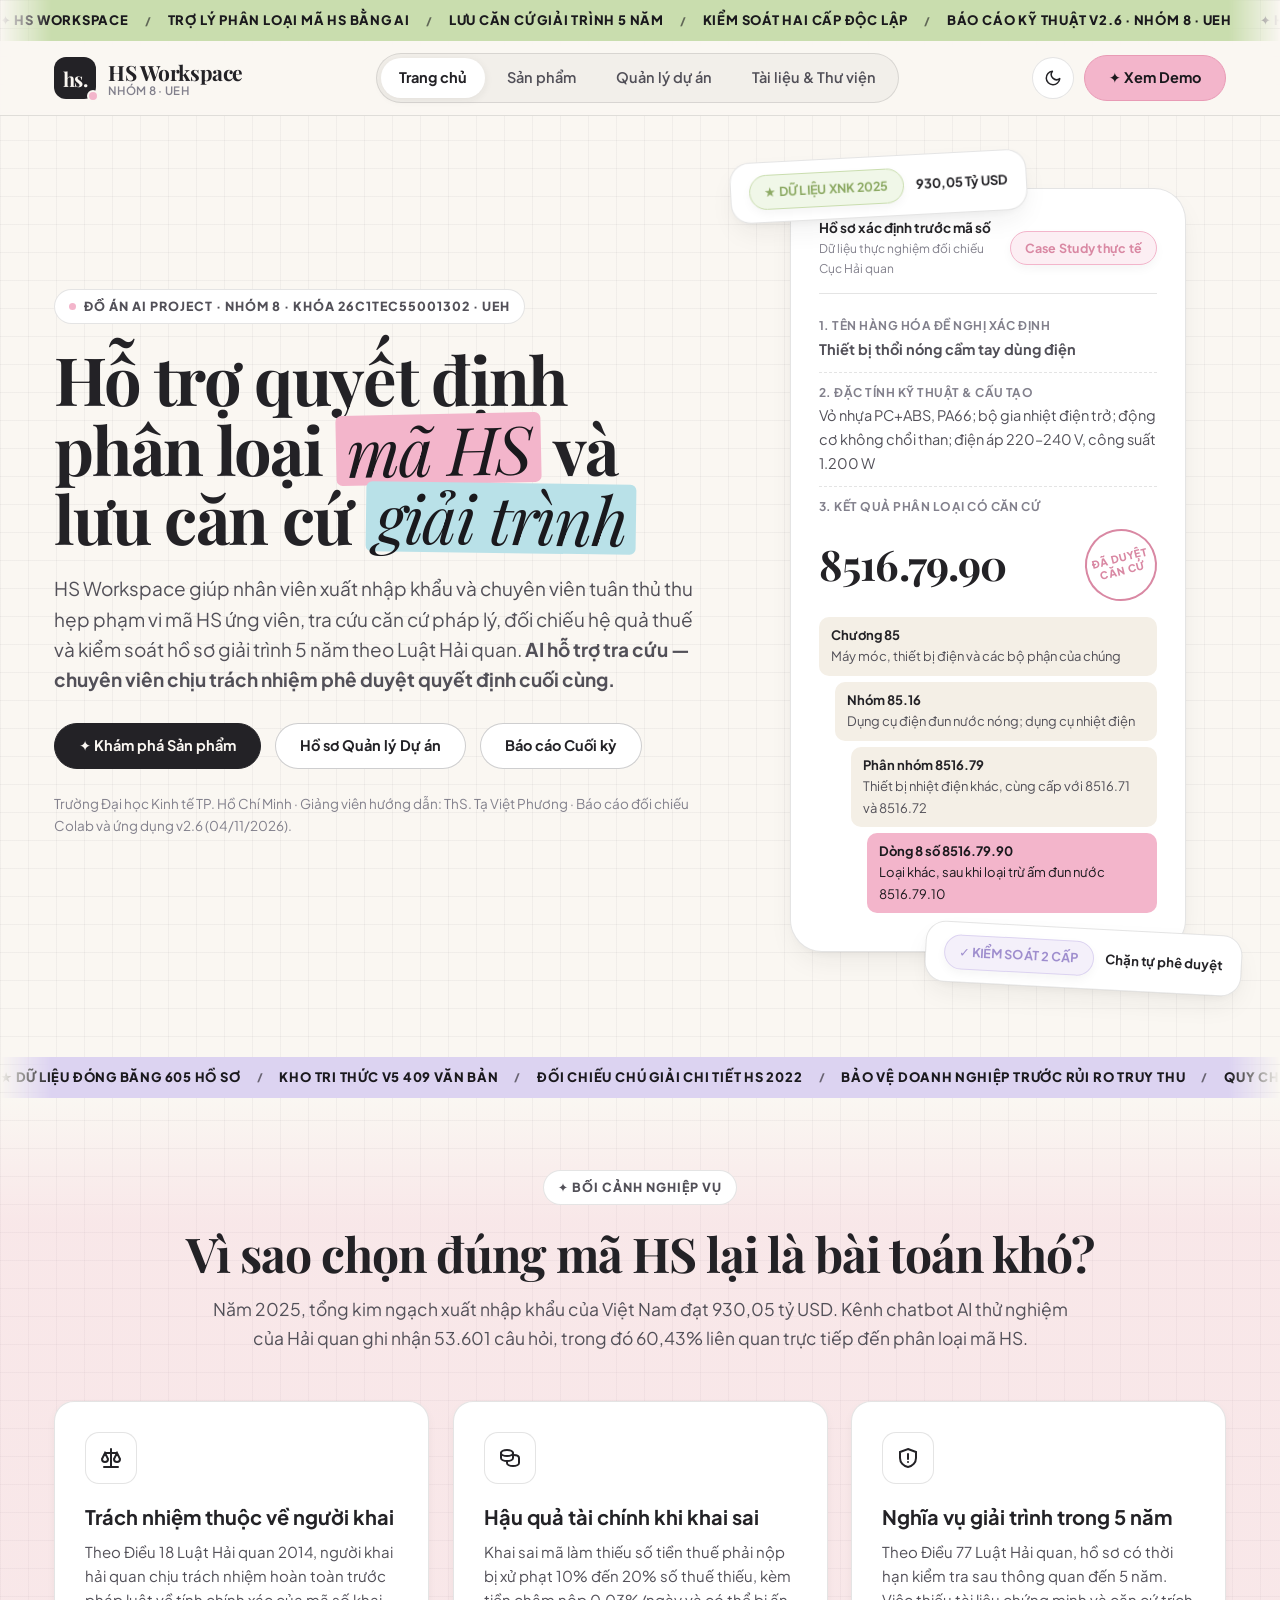
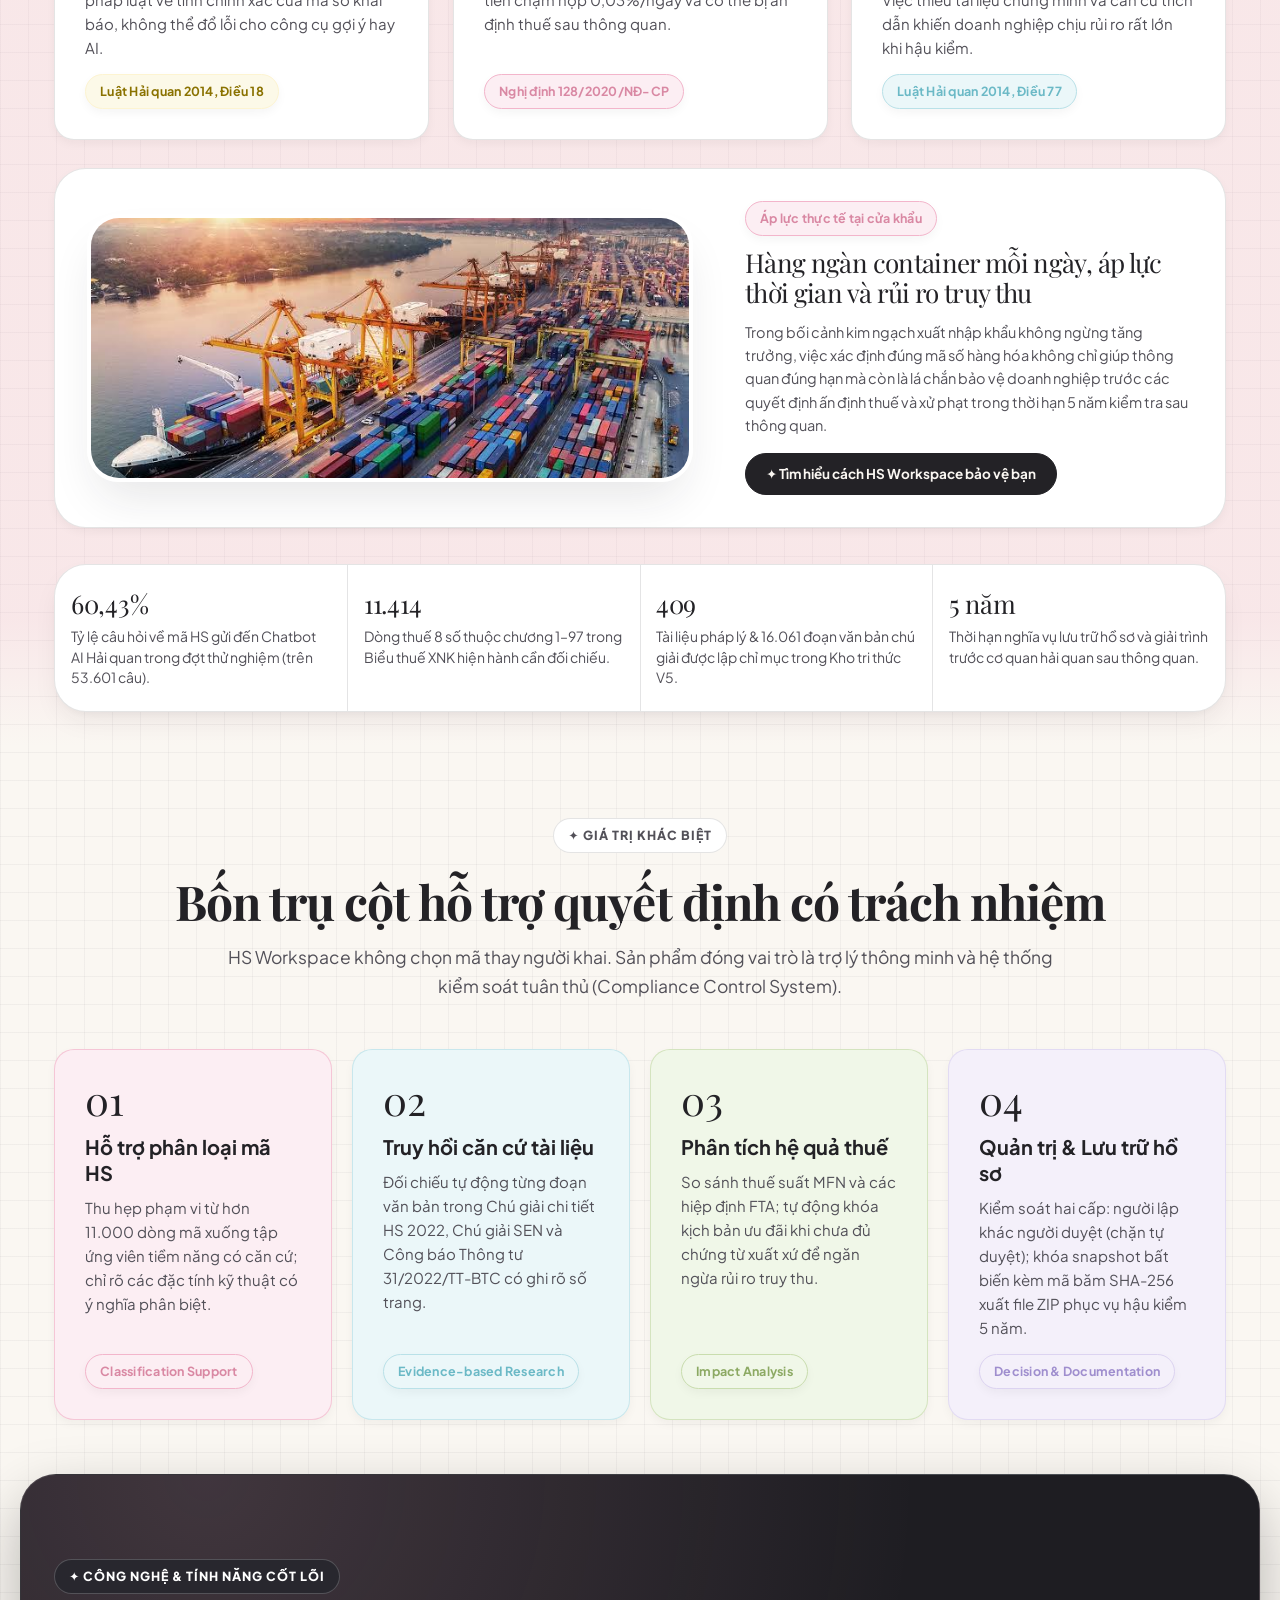
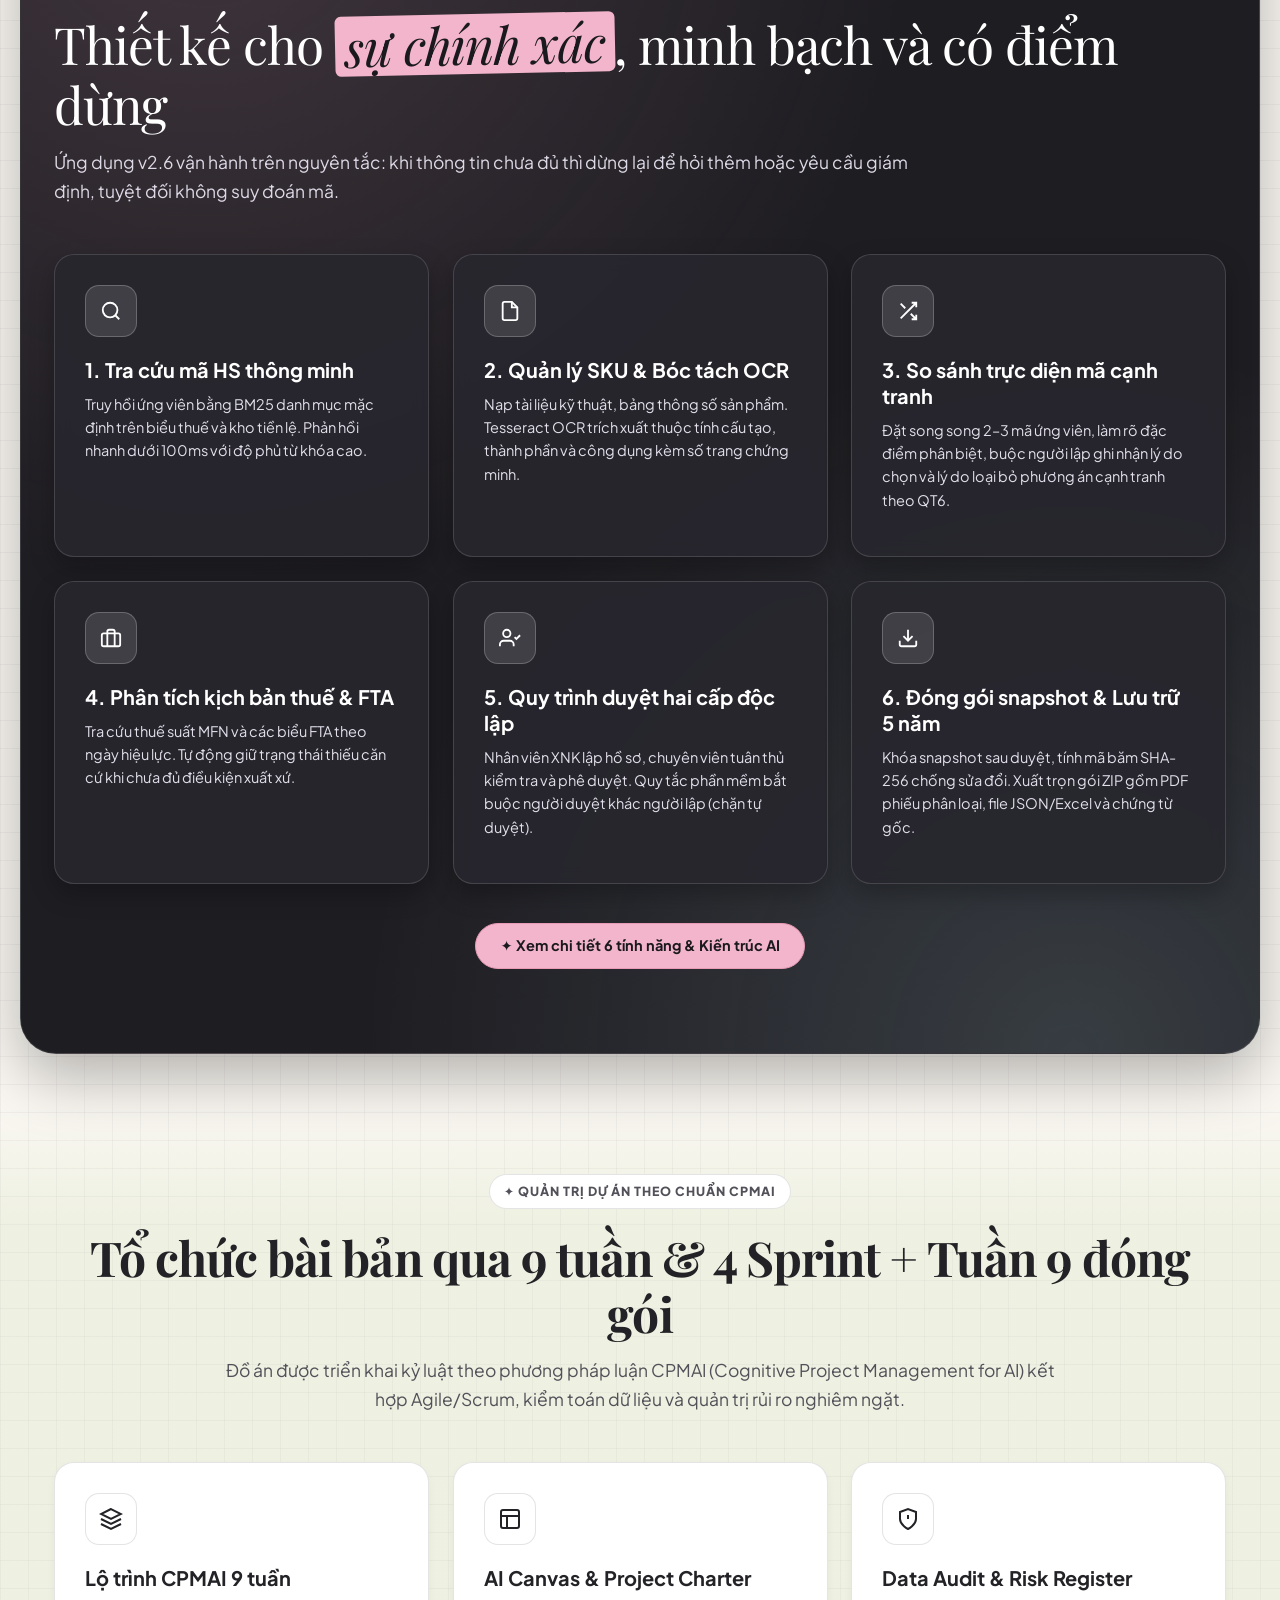
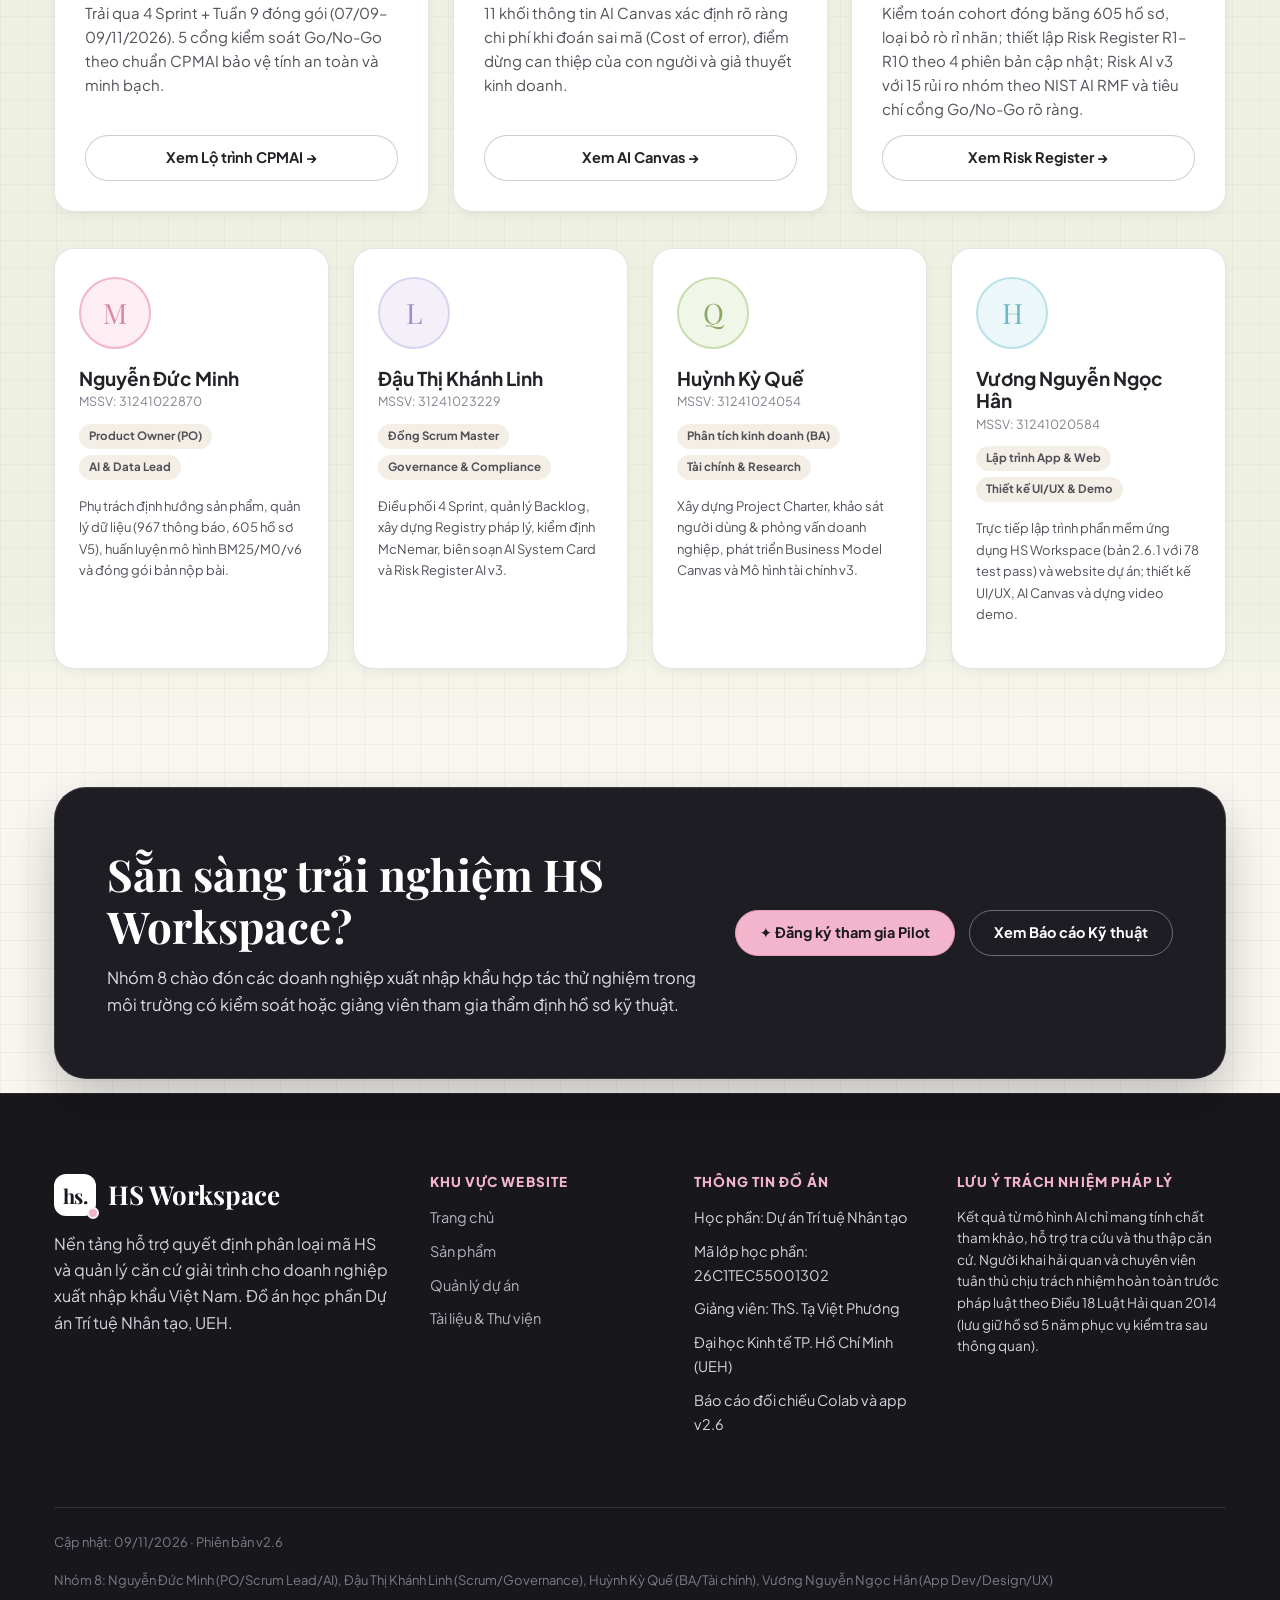
<file: index.html>
<!doctype html>
<html lang="vi">
<head>
<meta charset="utf-8">
<meta name="viewport" content="width=device-width, initial-scale=1, viewport-fit=cover">
<title>HS Workspace — Trợ lý phân loại mã HS và lưu căn cứ giải trình | Nhóm 8 · UEH</title>
<meta name="description" content="HS Workspace là nền tảng AI hỗ trợ quyết định phân loại mã HS và quản lý căn cứ giải trình cho doanh nghiệp xuất nhập khẩu Việt Nam. Đồ án học phần Dự án Trí tuệ Nhân tạo, Nhóm 8, UEH.">
<link rel="icon" href="data:image/svg+xml,%3Csvg xmlns='http://www.w3.org/2000/svg' viewBox='0 0 64 64'%3E%3Crect width='64' height='64' rx='18' fill='%23232226'/%3E%3Ctext x='30' y='42' font-size='26' text-anchor='middle' fill='%23FAF7F2' font-family='serif' font-weight='700'%3Ehs%3C/text%3E%3Ccircle cx='46' cy='40' r='5' fill='%23F3B5CB'/%3E%3C/svg%3E">
<link rel="stylesheet" href="assets/style.css?v=20261110">
</head>
<body class="bg-grid">
<div class="scroll-progress-bar"></div>
<a class="skip" href="#noi-dung" data-vi="Bỏ qua thanh điều hướng" data-en="Skip to main content">Bỏ qua thanh điều hướng</a>

<!-- TOP MARQUEE TICKER TAPE (Concept PLM) -->
<div class="marquee-bar">
 <div class="marquee-track">
  <span>✦ HS WORKSPACE <i>/</i> TRỢ LÝ PHÂN LOẠI MÃ HS BẰNG AI <i>/</i> LƯU CĂN CỨ GIẢI TRÌNH 5 NĂM <i>/</i> KIỂM SOÁT HAI CẤP ĐỘC LẬP <i>/</i> BÁO CÁO KỸ THUẬT V2.6 · NHÓM 8 · UEH</span>
  <span>✦ HS WORKSPACE <i>/</i> TRỢ LÝ PHÂN LOẠI MÃ HS BẰNG AI <i>/</i> LƯU CĂN CỨ GIẢI TRÌNH 5 NĂM <i>/</i> KIỂM SOÁT HAI CẤP ĐỘC LẬP <i>/</i> BÁO CÁO KỸ THUẬT V2.6 · NHÓM 8 · UEH</span>
 </div>
</div>

<!-- SINGLE-TIER GLOBAL HEADER (4 Core Nav Items Only) -->
<header class="site-header"><div class="container nav-row">
 <a class="brand" href="index.html" aria-label="HS Workspace, về trang chủ">
  <span class="brand-mark" aria-hidden="true">hs.</span>
  <span class="brand-text"><b>HS Workspace</b><span>Nhóm 8 · UEH</span></span>
 </a>
 <nav class="main-nav" id="main-nav" aria-label="Điều hướng chính">
  <ul>
   <li><a href="index.html" aria-current="page" data-vi="Trang chủ" data-en="Home">Trang chủ</a></li>
   <li><a href="product.html" data-vi="Sản phẩm" data-en="Product">Sản phẩm</a></li>
   <li><a href="project-management.html" data-vi="Quản lý dự án" data-en="Project Management">Quản lý dự án</a></li>
   <li><a href="resources.html" data-vi="Tài liệu & Thư viện" data-en="Resources & Library">Tài liệu & Thư viện</a></li>
  </ul>
 </nav>
 <div class="header-actions">
  <button class="icon-btn" id="theme-btn" type="button" aria-label="Đổi giao diện sáng hoặc tối">
   <svg width="18" height="18" viewBox="0 0 24 24" fill="none" stroke="currentColor" stroke-width="2" stroke-linecap="round" stroke-linejoin="round" aria-hidden="true"><path d="M21 12.8A9 9 0 1 1 11.2 3a7 7 0 0 0 9.8 9.8z"/></svg>
  </button>
  <a class="btn btn-pink" href="product.html#demo">✦ Xem Demo</a>
  <button class="icon-btn menu-btn" id="menu-btn" type="button" aria-label="Mở menu điều hướng" aria-expanded="false" aria-controls="main-nav">
   <svg width="20" height="20" viewBox="0 0 24 24" fill="none" stroke="currentColor" stroke-width="2.2" stroke-linecap="round" aria-hidden="true"><path d="M4 7h16M4 12h16M4 17h16"/></svg>
  </button>
 </div>
</div></header>

<main id="noi-dung">
<!-- HERO SECTION (Creative Editorial × Visual Collage) -->
<section class="hero"><div class="container hero-grid">
 <div class="hero-content reveal">
  <span class="eyebrow"><i></i> Đồ án AI Project · Nhóm 8 · Khóa 26C1TEC55001302 · UEH</span>
  <h1 class="editorial-title">
   Hỗ trợ quyết định phân loại <span class="tape tape-pink">mã HS</span> và lưu căn cứ <span class="tape tape-blue">giải trình</span>
  </h1>
  <p class="editorial-sub">
   HS Workspace giúp nhân viên xuất nhập khẩu và chuyên viên tuân thủ thu hẹp phạm vi mã HS ứng viên, tra cứu căn cứ pháp lý, đối chiếu hệ quả thuế và kiểm soát hồ sơ giải trình 5 năm theo Luật Hải quan. <b>AI hỗ trợ tra cứu — chuyên viên chịu trách nhiệm phê duyệt quyết định cuối cùng.</b>
  </p>
  <div class="hero-cta-group">
   <a class="btn btn-primary" href="product.html">✦ Khám phá Sản phẩm</a>
   <a class="btn btn-outline" href="project-management.html">Hồ sơ Quản lý Dự án</a>
   <a class="btn btn-outline" href="resources.html#final-report">Báo cáo Cuối kỳ</a>
  </div>
  <p class="hero-footnote">
   Trường Đại học Kinh tế TP. Hồ Chí Minh · Giảng viên hướng dẫn: ThS. Tạ Việt Phương · Báo cáo đối chiếu Colab và ứng dụng v2.6 (04/11/2026).
  </p>
 </div>

 <div class="hero-visual reveal">
  <!-- Collage Badge Floating (Sticker aesthetic) -->
  <div class="collage-badge-floating top-left">
   <span class="sticker sticker-mint">★ DỮ LIỆU XNK 2025</span>
   <strong style="font-size:13px">930,05 Tỷ USD</strong>
  </div>

  <figure class="notice-card" aria-label="Hồ sơ xác định trước mã số mẫu">
   <div class="notice-header">
    <div>
     <div class="notice-title">Hồ sơ xác định trước mã số</div>
     <div class="notice-meta">Dữ liệu thực nghiệm đối chiếu Cục Hải quan</div>
    </div>
    <span class="sticker sticker-pink">Case Study thực tế</span>
   </div>
   <div class="notice-row">
    <small>1. Tên hàng hóa đề nghị xác định</small>
    <b>Thiết bị thổi nóng cầm tay dùng điện</b>
   </div>
   <div class="notice-row">
    <small>2. Đặc tính kỹ thuật & Cấu tạo</small>
    Vỏ nhựa PC+ABS, PA66; bộ gia nhiệt điện trở; động cơ không chổi than; điện áp 220–240 V, công suất 1.200 W
   </div>
   <div class="notice-row" style="border-bottom:none">
    <small>3. Kết quả phân loại có căn cứ</small>
    <div class="notice-code-block">
     <strong>8516.79.90</strong>
     <div class="stamp" aria-hidden="true">ĐÃ DUYỆT<br>CĂN CỨ</div>
    </div>
    <div class="ladder-box">
     <div class="ladder-item"><b>Chương 85</b>Máy móc, thiết bị điện và các bộ phận của chúng</div>
     <div class="ladder-item indent-1"><b>Nhóm 85.16</b>Dụng cụ điện đun nước nóng; dụng cụ nhiệt điện</div>
     <div class="ladder-item indent-2"><b>Phân nhóm 8516.79</b>Thiết bị nhiệt điện khác, cùng cấp với 8516.71 và 8516.72</div>
     <div class="ladder-item indent-3"><b>Dòng 8 số 8516.79.90</b>Loại khác, sau khi loại trừ ấm đun nước 8516.79.10</div>
    </div>
   </div>
  </figure>

  <div class="collage-badge-floating bottom-right">
   <span class="sticker sticker-lavender">✓ KIỂM SOÁT 2 CẤP</span>
   <strong style="font-size:13px">Chặn tự phê duyệt</strong>
  </div>
 </div>
</div></section>

<!-- MARQUEE DIVIDER TICKER -->
<div class="marquee-bar lavender">
 <div class="marquee-track">
  <span>★ DỮ LIỆU ĐÓNG BĂNG 605 HỒ SƠ <i>/</i> KHO TRI THỨC V5 409 VĂN BẢN <i>/</i> ĐỐI CHIẾU CHÚ GIẢI CHI TIẾT HS 2022 <i>/</i> BẢO VỆ DOANH NGHIỆP TRƯỚC RỦI RO TRUY THU <i>/</i> QUY CHUẨN CPMAI</span>
  <span>★ DỮ LIỆU ĐÓNG BĂNG 605 HỒ SƠ <i>/</i> KHO TRI THỨC V5 409 VĂN BẢN <i>/</i> ĐỐI CHIẾU CHÚ GIẢI CHI TIẾT HS 2022 <i>/</i> BẢO VỆ DOANH NGHIỆP TRƯỚC RỦI RO TRUY THU <i>/</i> QUY CHUẨN CPMAI</span>
 </div>
</div>

<!-- SECTION 1: PROBLEM & CONTEXT (Soft Pink Section) -->
<section class="section section-pink"><div class="container">
 <div class="sec-head center reveal">
  <span class="eyebrow">✦ Bối cảnh nghiệp vụ</span>
  <h2>Vì sao chọn đúng mã HS lại là bài toán khó?</h2>
  <p>Năm 2025, tổng kim ngạch xuất nhập khẩu của Việt Nam đạt 930,05 tỷ USD. Kênh chatbot AI thử nghiệm của Hải quan ghi nhận 53.601 câu hỏi, trong đó 60,43% liên quan trực tiếp đến phân loại mã HS.</p>
 </div>

 <div class="card-grid-3">
  <article class="card card-white reveal">
   <div class="card-icon"><svg width="24" height="24" viewBox="0 0 24 24" fill="none" stroke="currentColor" stroke-width="2" stroke-linecap="round"><path d="M12 3v18M5 21h14M6 7h12M6 7l-3 6a3 3 0 0 0 6 0L6 7zM18 7l-3 6a3 3 0 0 0 6 0l-3-6z"/></svg></div>
   <h3>Trách nhiệm thuộc về người khai</h3>
   <p>Theo Điều 18 Luật Hải quan 2014, người khai hải quan chịu trách nhiệm hoàn toàn trước pháp luật về tính chính xác của mã số khai báo, không thể đổ lỗi cho công cụ gợi ý hay AI.</p>
   <div style="margin-top:auto"><span class="sticker sticker-butter">Luật Hải quan 2014, Điều 18</span></div>
  </article>

  <article class="card card-white reveal">
   <div class="card-icon"><svg width="24" height="24" viewBox="0 0 24 24" fill="none" stroke="currentColor" stroke-width="2" stroke-linecap="round"><ellipse cx="9" cy="7" rx="6" ry="3"/><path d="M3 7v5c0 1.7 2.7 3 6 3s6-1.3 6-3V7"/><path d="M9 15v2c0 1.7 2.7 3 6 3s6-1.3 6-3v-5c0-1.6-2.4-2.9-5.5-3"/></svg></div>
   <h3>Hậu quả tài chính khi khai sai</h3>
   <p>Khai sai mã làm thiếu số tiền thuế phải nộp bị xử phạt 10% đến 20% số thuế thiếu, kèm tiền chậm nộp 0,03%/ngày và có thể bị ấn định thuế sau thông quan.</p>
   <div style="margin-top:auto"><span class="sticker sticker-pink">Nghị định 128/2020/NĐ-CP</span></div>
  </article>

  <article class="card card-white reveal">
   <div class="card-icon"><svg width="24" height="24" viewBox="0 0 24 24" fill="none" stroke="currentColor" stroke-width="2" stroke-linecap="round"><path d="M12 3l8 3v6c0 4.5-3.4 8.3-8 9-4.6-.7-8-4.5-8-9V6l8-3z"/><path d="M12 8v5M12 16h.01"/></svg></div>
   <h3>Nghĩa vụ giải trình trong 5 năm</h3>
   <p>Theo Điều 77 Luật Hải quan, hồ sơ có thời hạn kiểm tra sau thông quan đến 5 năm. Việc thiếu tài liệu chứng minh và căn cứ trích dẫn khiến doanh nghiệp chịu rủi ro rất lớn khi hậu kiểm.</p>
   <div style="margin-top:auto"><span class="sticker sticker-blue">Luật Hải quan 2014, Điều 77</span></div>
  </article>
 </div>

 <!-- Visual Collage Card (Tận dụng assets/port.jpg) -->
 <div class="hero-grid reveal" style="align-items:center;background:var(--bg-card);border:1.5px solid var(--border);border-radius:var(--r-xl);padding:32px;box-shadow:var(--shadow-sm);margin-top:28px">
  <div class="collage-frame" style="border-width:4px">
   <img src="assets/port.jpg" alt="Hoạt động lưu thông hàng hóa và phân loại mã HS tại cảng biển" style="width:100%;height:260px;object-fit:cover;border-radius:var(--r-md)">
  </div>
  <div>
   <span class="sticker sticker-pink" style="margin-bottom:12px">Áp lực thực tế tại cửa khẩu</span>
   <h3 class="editorial-serif" style="font-size:26px;margin-bottom:12px">Hàng ngàn container mỗi ngày, áp lực thời gian và rủi ro truy thu</h3>
   <p style="font-size:14.5px;color:var(--ink-secondary);line-height:1.6;margin-bottom:16px">
    Trong bối cảnh kim ngạch xuất nhập khẩu không ngừng tăng trưởng, việc xác định đúng mã số hàng hóa không chỉ giúp thông quan đúng hạn mà còn là lá chắn bảo vệ doanh nghiệp trước các quyết định ấn định thuế và xử phạt trong thời hạn 5 năm kiểm tra sau thông quan.
   </p>
   <a class="btn btn-primary" href="product.html#features" style="font-size:13.5px;padding:0 20px;min-height:42px">✦ Tìm hiểu cách HS Workspace bảo vệ bạn</a>
  </div>
 </div>

 <!-- Numerical Evidence Strip (Tactile Overlapping Bridge) -->
 <div class="stats-strip overlap-bottom reveal">
  <div class="stat-box">
   <div class="num">60,43%</div>
   <div class="lbl">Tỷ lệ câu hỏi về mã HS gửi đến Chatbot AI Hải quan trong đợt thử nghiệm (trên 53.601 câu).</div>
  </div>
  <div class="stat-box">
   <div class="num">11.414</div>
   <div class="lbl">Dòng thuế 8 số thuộc chương 1–97 trong Biểu thuế XNK hiện hành cần đối chiếu.</div>
  </div>
  <div class="stat-box">
   <div class="num">409</div>
   <div class="lbl">Tài liệu pháp lý & 16.061 đoạn văn bản chú giải được lập chỉ mục trong Kho tri thức V5.</div>
  </div>
  <div class="stat-box">
   <div class="num">5 năm</div>
   <div class="lbl">Thời hạn nghĩa vụ lưu trữ hồ sơ và giải trình trước cơ quan hải quan sau thông quan.</div>
  </div>
 </div>
</div></section>

<!-- SECTION 2: FOUR VALUE PILLARS (Warm Cream with Editorial Cards) -->
<section class="section section-cream"><div class="container">
 <div class="sec-head center reveal">
  <span class="eyebrow">✦ Giá trị khác biệt</span>
  <h2>Bốn trụ cột hỗ trợ quyết định có trách nhiệm</h2>
  <p>HS Workspace không chọn mã thay người khai. Sản phẩm đóng vai trò là trợ lý thông minh và hệ thống kiểm soát tuân thủ (Compliance Control System).</p>
 </div>

 <div class="card-grid-4">
  <div class="card card-pink reveal">
   <div class="card-num">01</div>
   <h3>Hỗ trợ phân loại mã HS</h3>
   <p>Thu hẹp phạm vi từ hơn 11.000 dòng mã xuống tập ứng viên tiềm năng có căn cứ; chỉ rõ các đặc tính kỹ thuật có ý nghĩa phân biệt.</p>
   <div style="margin-top:auto"><span class="sticker sticker-pink">Classification Support</span></div>
  </div>

  <div class="card card-blue reveal">
   <div class="card-num">02</div>
   <h3>Truy hồi căn cứ tài liệu</h3>
   <p>Đối chiếu tự động từng đoạn văn bản trong Chú giải chi tiết HS 2022, Chú giải SEN và Công báo Thông tư 31/2022/TT-BTC có ghi rõ số trang.</p>
   <div style="margin-top:auto"><span class="sticker sticker-blue">Evidence-based Research</span></div>
  </div>

  <div class="card card-mint reveal">
   <div class="card-num">03</div>
   <h3>Phân tích hệ quả thuế</h3>
   <p>So sánh thuế suất MFN và các hiệp định FTA; tự động khóa kịch bản ưu đãi khi chưa đủ chứng từ xuất xứ để ngăn ngừa rủi ro truy thu.</p>
   <div style="margin-top:auto"><span class="sticker sticker-mint">Impact Analysis</span></div>
  </div>

  <div class="card card-lavender reveal">
   <div class="card-num">04</div>
   <h3>Quản trị & Lưu trữ hồ sơ</h3>
   <p>Kiểm soát hai cấp: người lập khác người duyệt (chặn tự duyệt); khóa snapshot bất biến kèm mã băm SHA-256 xuất file ZIP phục vụ hậu kiểm 5 năm.</p>
   <div style="margin-top:auto"><span class="sticker sticker-lavender">Decision & Documentation</span></div>
  </div>
 </div>
</div></section>

<!-- SECTION 3: DARK CHARCOAL CONTRAST SECTION (PLM Signature Feature) -->
<section class="section-dark"><div class="container">
 <div class="sec-head reveal">
  <span class="eyebrow" style="background:#28272E;color:#FFFFFF;border-color:rgba(255,255,255,0.2)">✦ CÔNG NGHỆ & TÍNH NĂNG CỐT LÕI</span>
  <h2 class="editorial-serif" style="font-size:clamp(34px,4vw,56px)">
   Thiết kế cho <span class="tape tape-pink">sự chính xác</span>, minh bạch và có điểm dừng
  </h2>
  <p style="color:#B5B2BE">
   Ứng dụng v2.6 vận hành trên nguyên tắc: khi thông tin chưa đủ thì dừng lại để hỏi thêm hoặc yêu cầu giám định, tuyệt đối không suy đoán mã.
  </p>
 </div>

 <div class="card-grid-3">
  <div class="card reveal">
   <div class="card-icon" style="background:#33313B;border-color:rgba(255,255,255,0.1);color:#FFFFFF"><svg width="22" height="22" viewBox="0 0 24 24" fill="none" stroke="currentColor" stroke-width="2"><circle cx="11" cy="11" r="8"/><line x1="21" y1="21" x2="16.65" y2="16.65"/></svg></div>
   <h4>1. Tra cứu mã HS thông minh</h4>
   <p>Truy hồi ứng viên bằng BM25 danh mục mặc định trên biểu thuế và kho tiền lệ. Phản hồi nhanh dưới 100ms với độ phủ từ khóa cao.</p>
  </div>

  <div class="card reveal">
   <div class="card-icon" style="background:#33313B;border-color:rgba(255,255,255,0.1);color:#FFFFFF"><svg width="22" height="22" viewBox="0 0 24 24" fill="none" stroke="currentColor" stroke-width="2"><path d="M14 2H6a2 2 0 0 0-2 2v16a2 2 0 0 0 2 2h12a2 2 0 0 0 2-2V8z"/><polyline points="14 2 14 8 20 8"/></svg></div>
   <h4>2. Quản lý SKU & Bóc tách OCR</h4>
   <p>Nạp tài liệu kỹ thuật, bảng thông số sản phẩm. Tesseract OCR trích xuất thuộc tính cấu tạo, thành phần và công dụng kèm số trang chứng minh.</p>
  </div>

  <div class="card reveal">
   <div class="card-icon" style="background:#33313B;border-color:rgba(255,255,255,0.1);color:#FFFFFF"><svg width="22" height="22" viewBox="0 0 24 24" fill="none" stroke="currentColor" stroke-width="2"><path d="M16 3h5v5M4 20L21 3M21 16v5h-5M15 15l6 6M4 4l5 5"/></svg></div>
   <h4>3. So sánh trực diện mã cạnh tranh</h4>
   <p>Đặt song song 2–3 mã ứng viên, làm rõ đặc điểm phân biệt, buộc người lập ghi nhận lý do chọn và lý do loại bỏ phương án cạnh tranh theo QT6.</p>
  </div>

  <div class="card reveal">
   <div class="card-icon" style="background:#33313B;border-color:rgba(255,255,255,0.1);color:#FFFFFF"><svg width="22" height="22" viewBox="0 0 24 24" fill="none" stroke="currentColor" stroke-width="2"><rect x="2" y="7" width="20" height="14" rx="2" ry="2"/><path d="M16 21V5a2 2 0 0 0-2-2h-4a2 2 0 0 0-2 2v16"/></svg></div>
   <h4>4. Phân tích kịch bản thuế & FTA</h4>
   <p>Tra cứu thuế suất MFN và các biểu FTA theo ngày hiệu lực. Tự động giữ trạng thái thiếu căn cứ khi chưa đủ điều kiện xuất xứ.</p>
  </div>

  <div class="card reveal">
   <div class="card-icon" style="background:#33313B;border-color:rgba(255,255,255,0.1);color:#FFFFFF"><svg width="22" height="22" viewBox="0 0 24 24" fill="none" stroke="currentColor" stroke-width="2"><path d="M16 21v-2a4 4 0 0 0-4-4H5a4 4 0 0 0-4 4v2"/><circle cx="8.5" cy="7" r="4"/><polyline points="17 11 19 13 23 9"/></svg></div>
   <h4>5. Quy trình duyệt hai cấp độc lập</h4>
   <p>Nhân viên XNK lập hồ sơ, chuyên viên tuân thủ kiểm tra và phê duyệt. Quy tắc phần mềm bắt buộc người duyệt khác người lập (chặn tự duyệt).</p>
  </div>

  <div class="card reveal">
   <div class="card-icon" style="background:#33313B;border-color:rgba(255,255,255,0.1);color:#FFFFFF"><svg width="22" height="22" viewBox="0 0 24 24" fill="none" stroke="currentColor" stroke-width="2"><path d="M21 15v4a2 2 0 0 1-2 2H5a2 2 0 0 1-2-2v-4"/><polyline points="7 10 12 15 17 10"/><line x1="12" y1="15" x2="12" y2="3"/></svg></div>
   <h4>6. Đóng gói snapshot & Lưu trữ 5 năm</h4>
   <p>Khóa snapshot sau duyệt, tính mã băm SHA-256 chống sửa đổi. Xuất trọn gói ZIP gồm PDF phiếu phân loại, file JSON/Excel và chứng từ gốc.</p>
  </div>
 </div>

 <div style="text-align:center;margin-top:40px">
  <a class="btn btn-pink" href="product.html">✦ Xem chi tiết 6 tính năng & Kiến trúc AI</a>
 </div>
</div></section>

<!-- SECTION 4: PROJECT MANAGEMENT HIGHLIGHTS (Mint Section) -->
<section class="section section-mint"><div class="container">
 <div class="sec-head center reveal">
  <span class="eyebrow">✦ Quản trị dự án theo chuẩn CPMAI</span>
  <h2>Tổ chức bài bản qua 9 tuần &amp; 4 Sprint + Tuần 9 đóng gói</h2>
  <p>Đồ án được triển khai kỷ luật theo phương pháp luận CPMAI (Cognitive Project Management for AI) kết hợp Agile/Scrum, kiểm toán dữ liệu và quản trị rủi ro nghiêm ngặt.</p>
 </div>

 <div class="card-grid-3">
  <article class="card card-white reveal">
   <div class="card-icon"><svg width="24" height="24" viewBox="0 0 24 24" fill="none" stroke="currentColor" stroke-width="2"><polygon points="12 2 2 7 12 12 22 7 12 2"/><polyline points="2 17 12 22 22 17"/><polyline points="2 12 12 17 22 12"/></svg></div>
   <h3>Lộ trình CPMAI 9 tuần</h3>
   <p>Trải qua 4 Sprint + Tuần 9 đóng gói (07/09–09/11/2026). 5 cổng kiểm soát Go/No-Go theo chuẩn CPMAI bảo vệ tính an toàn và minh bạch.</p>
   <div style="margin-top:auto"><a class="btn btn-outline" href="project-management.html#timeline" style="width:100%">Xem Lộ trình CPMAI →</a></div>
  </article>

  <article class="card card-white reveal">
   <div class="card-icon"><svg width="24" height="24" viewBox="0 0 24 24" fill="none" stroke="currentColor" stroke-width="2"><rect x="3" y="3" width="18" height="18" rx="2" ry="2"/><line x1="3" y1="9" x2="21" y2="9"/><line x1="9" y1="21" x2="9" y2="9"/></svg></div>
   <h3>AI Canvas & Project Charter</h3>
   <p>11 khối thông tin AI Canvas xác định rõ ràng chi phí khi đoán sai mã (Cost of error), điểm dừng can thiệp của con người và giả thuyết kinh doanh.</p>
   <div style="margin-top:auto"><a class="btn btn-outline" href="project-management.html#ai-canvas" style="width:100%">Xem AI Canvas →</a></div>
  </article>

  <article class="card card-white reveal">
   <div class="card-icon"><svg width="24" height="24" viewBox="0 0 24 24" fill="none" stroke="currentColor" stroke-width="2"><path d="M12 22s8-4 8-10V5l-8-3-8 3v7c0 6 8 10 8 10z"/><line x1="12" y1="8" x2="12" y2="12"/><line x1="12" y1="16" x2="12.01" y2="16"/></svg></div>
   <h3>Data Audit & Risk Register</h3>
   <p>Kiểm toán cohort đóng băng 605 hồ sơ, loại bỏ rò rỉ nhãn; thiết lập Risk Register R1–R10 theo 4 phiên bản cập nhật; Risk AI v3 với 15 rủi ro nhóm theo NIST AI RMF và tiêu chí cổng Go/No-Go rõ ràng.</p>
   <div style="margin-top:auto"><a class="btn btn-outline" href="project-management.html#risk-register" style="width:100%">Xem Risk Register →</a></div>
  </article>
 </div>

 <!-- Team Members Strip -->
 <div class="team-grid reveal" style="margin-top:36px">
  <div class="member-card">
   <div class="member-avatar">M</div>
   <h3>Nguyễn Đức Minh</h3>
   <div class="member-id">MSSV: 31241022870</div>
   <div class="member-roles"><span>Product Owner (PO)</span><span>AI &amp; Data Lead</span></div>
   <p style="font-size:13px;color:var(--ink-secondary)">Phụ trách định hướng sản phẩm, quản lý dữ liệu (967 thông báo, 605 hồ sơ V5), huấn luyện mô hình BM25/M0/v6 và đóng gói bản nộp bài.</p>
  </div>
  <div class="member-card">
   <div class="member-avatar" style="background:var(--c-lavender-soft);border-color:var(--c-lavender);color:var(--c-lavender-deep)">L</div>
   <h3>Đậu Thị Khánh Linh</h3>
   <div class="member-id">MSSV: 31241023229</div>
   <div class="member-roles"><span>Đồng Scrum Master</span><span>Governance &amp; Compliance</span></div>
   <p style="font-size:13px;color:var(--ink-secondary)">Điều phối 4 Sprint, quản lý Backlog, xây dựng Registry pháp lý, kiểm định McNemar, biên soạn AI System Card và Risk Register AI v3.</p>
  </div>
  <div class="member-card">
   <div class="member-avatar" style="background:var(--c-mint-soft);border-color:var(--c-mint);color:var(--c-mint-deep)">Q</div>
   <h3>Huỳnh Kỳ Quế</h3>
   <div class="member-id">MSSV: 31241024054</div>
   <div class="member-roles"><span>Phân tích kinh doanh (BA)</span><span>Tài chính &amp; Research</span></div>
   <p style="font-size:13px;color:var(--ink-secondary)">Xây dựng Project Charter, khảo sát người dùng &amp; phỏng vấn doanh nghiệp, phát triển Business Model Canvas và Mô hình tài chính v3.</p>
  </div>
  <div class="member-card">
   <div class="member-avatar" style="background:var(--c-blue-soft);border-color:var(--c-blue);color:var(--c-blue-deep)">H</div>
   <h3>Vương Nguyễn Ngọc Hân</h3>
   <div class="member-id">MSSV: 31241020584</div>
   <div class="member-roles"><span>Lập trình App &amp; Web</span><span>Thiết kế UI/UX &amp; Demo</span></div>
   <p style="font-size:13px;color:var(--ink-secondary)">Trực tiếp lập trình phần mềm ứng dụng HS Workspace (bản 2.6.1 với 78 test pass) và website dự án; thiết kế UI/UX, AI Canvas và dựng video demo.</p>
  </div>
 </div>
</div></section>

<!-- SECTION 5: FINAL CTA BAND -->
<section class="section section-cream tight"><div class="container">
 <div class="cta-band reveal">
  <div>
   <h2>Sẵn sàng trải nghiệm HS Workspace?</h2>
   <p>Nhóm 8 chào đón các doanh nghiệp xuất nhập khẩu hợp tác thử nghiệm trong môi trường có kiểm soát hoặc giảng viên tham gia thẩm định hồ sơ kỹ thuật.</p>
  </div>
  <div class="hero-cta-group" style="margin:0">
   <a class="btn btn-pink" href="product.html#pilot">✦ Đăng ký tham gia Pilot</a>
   <a class="btn btn-ghost-light" href="resources.html#final-report">Xem Báo cáo Kỹ thuật</a>
  </div>
 </div>
</div></section>
</main>

<!-- SITE FOOTER -->
<footer class="site-footer"><div class="container">
 <div class="footer-grid">
  <div>
   <div class="footer-brand" style="display:flex;align-items:center;gap:12px;margin-bottom:14px">
    <span class="brand-mark" style="background:#FFFFFF;color:#18171C">hs.</span>
    <b>HS Workspace</b>
   </div>
   <p>Nền tảng hỗ trợ quyết định phân loại mã HS và quản lý căn cứ giải trình cho doanh nghiệp xuất nhập khẩu Việt Nam. Đồ án học phần Dự án Trí tuệ Nhân tạo, UEH.</p>
  </div>
  <div>
   <h2 data-vi="Khu vực website" data-en="Site Navigation">Khu vực website</h2>
   <ul>
    <li><a href="index.html" data-vi="Trang chủ" data-en="Home">Trang chủ</a></li>
    <li><a href="product.html" data-vi="Sản phẩm" data-en="Product">Sản phẩm</a></li>
    <li><a href="project-management.html" data-vi="Quản lý dự án" data-en="Project Management">Quản lý dự án</a></li>
    <li><a href="resources.html" data-vi="Tài liệu & Thư viện" data-en="Resources & Library">Tài liệu & Thư viện</a></li>
   </ul>
  </div>
  <div>
   <h2>Thông tin đồ án</h2>
   <ul>
    <li>Học phần: Dự án Trí tuệ Nhân tạo</li>
    <li>Mã lớp học phần: 26C1TEC55001302</li>
    <li>Giảng viên: ThS. Tạ Việt Phương</li>
    <li>Đại học Kinh tế TP. Hồ Chí Minh (UEH)</li>
    <li>Báo cáo đối chiếu Colab và app v2.6</li>
   </ul>
  </div>
  <div>
   <h2>Lưu ý trách nhiệm pháp lý</h2>
   <p style="font-size:13.5px;line-height:1.6">Kết quả từ mô hình AI chỉ mang tính chất tham khảo, hỗ trợ tra cứu và thu thập căn cứ. Người khai hải quan và chuyên viên tuân thủ chịu trách nhiệm hoàn toàn trước pháp luật theo Điều 18 Luật Hải quan 2014 (lưu giữ hồ sơ 5 năm phục vụ kiểm tra sau thông quan).</p>
  </div>
 </div>
 <div class="footer-bottom">
  <span>Cập nhật: 09/11/2026 · Phiên bản v2.6</span>
  <span>Nhóm 8: Nguyễn Đức Minh (PO/Scrum Lead/AI), Đậu Thị Khánh Linh (Scrum/Governance), Huỳnh Kỳ Quế (BA/Tài chính), Vương Nguyễn Ngọc Hân (App Dev/Design/UX)</span>
 </div>
</div></footer>
<script src="assets/app.js"></script>
</body>
</html>
</file>
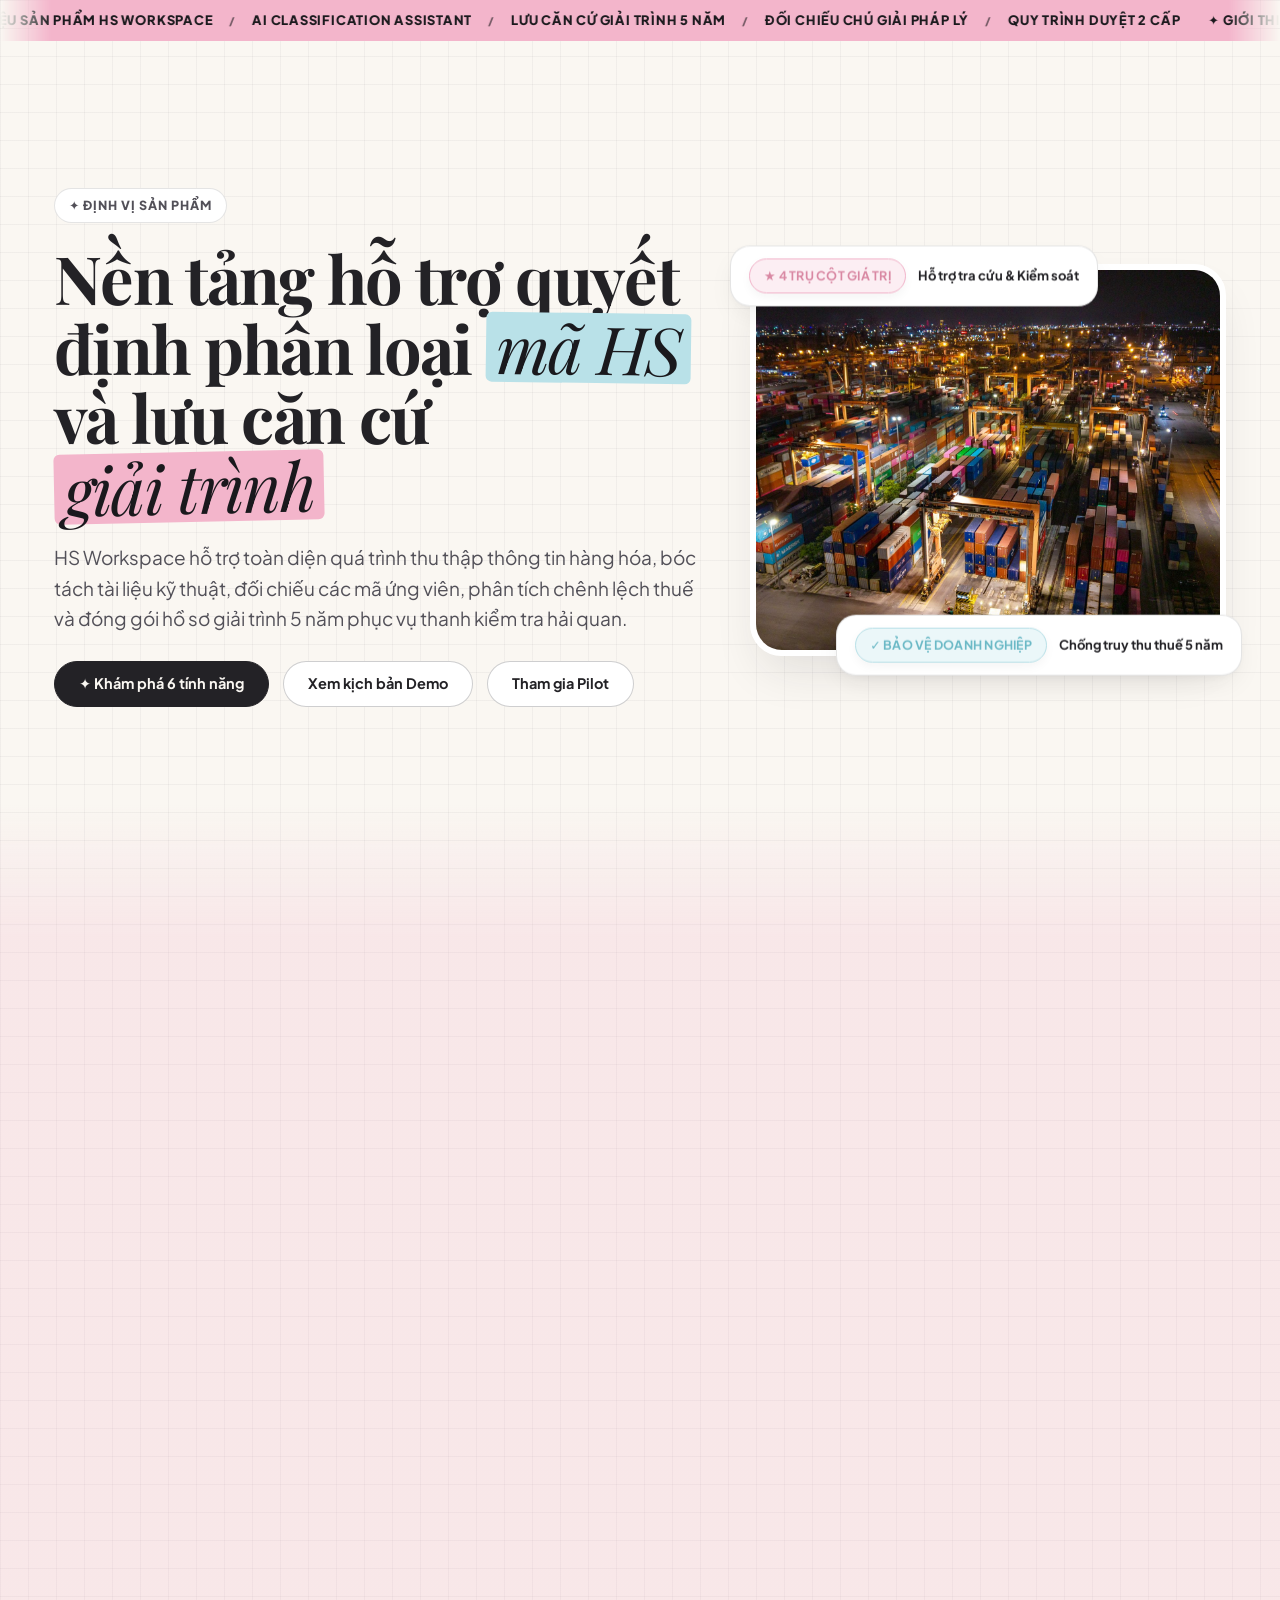
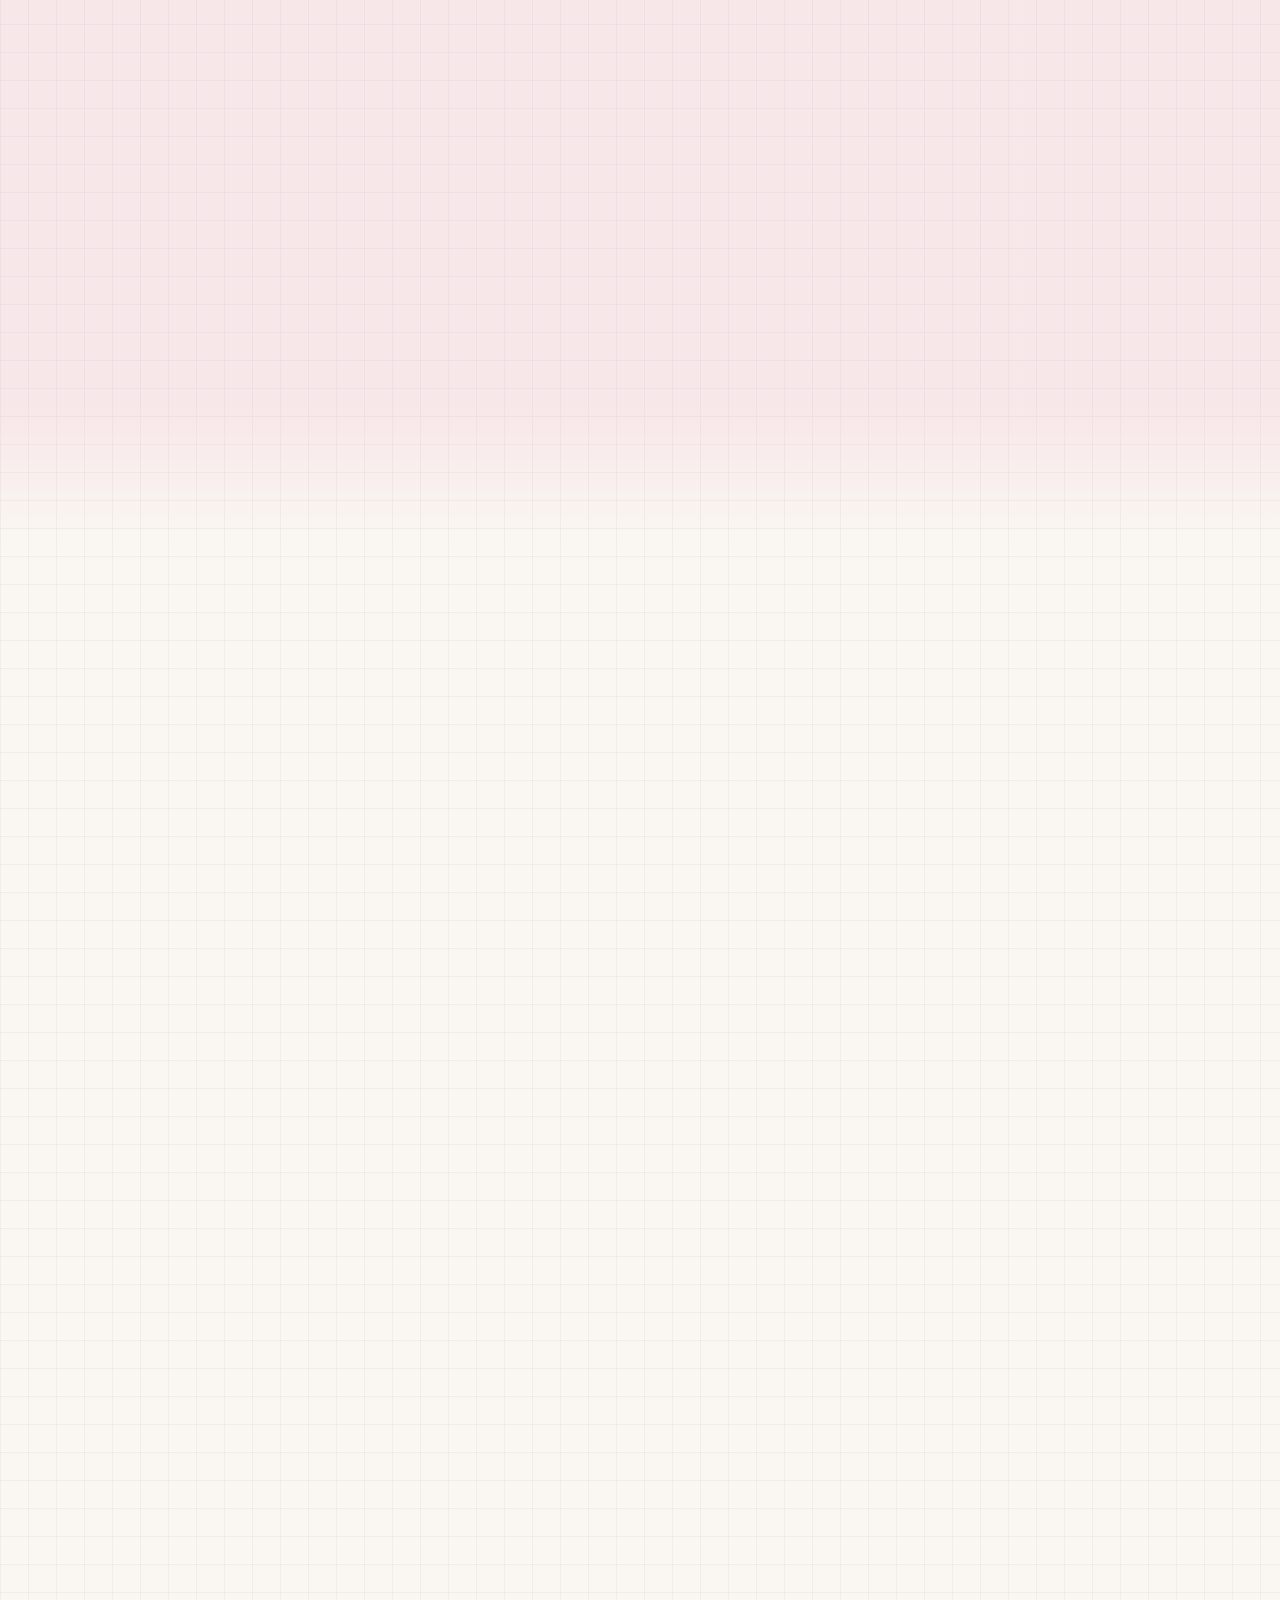
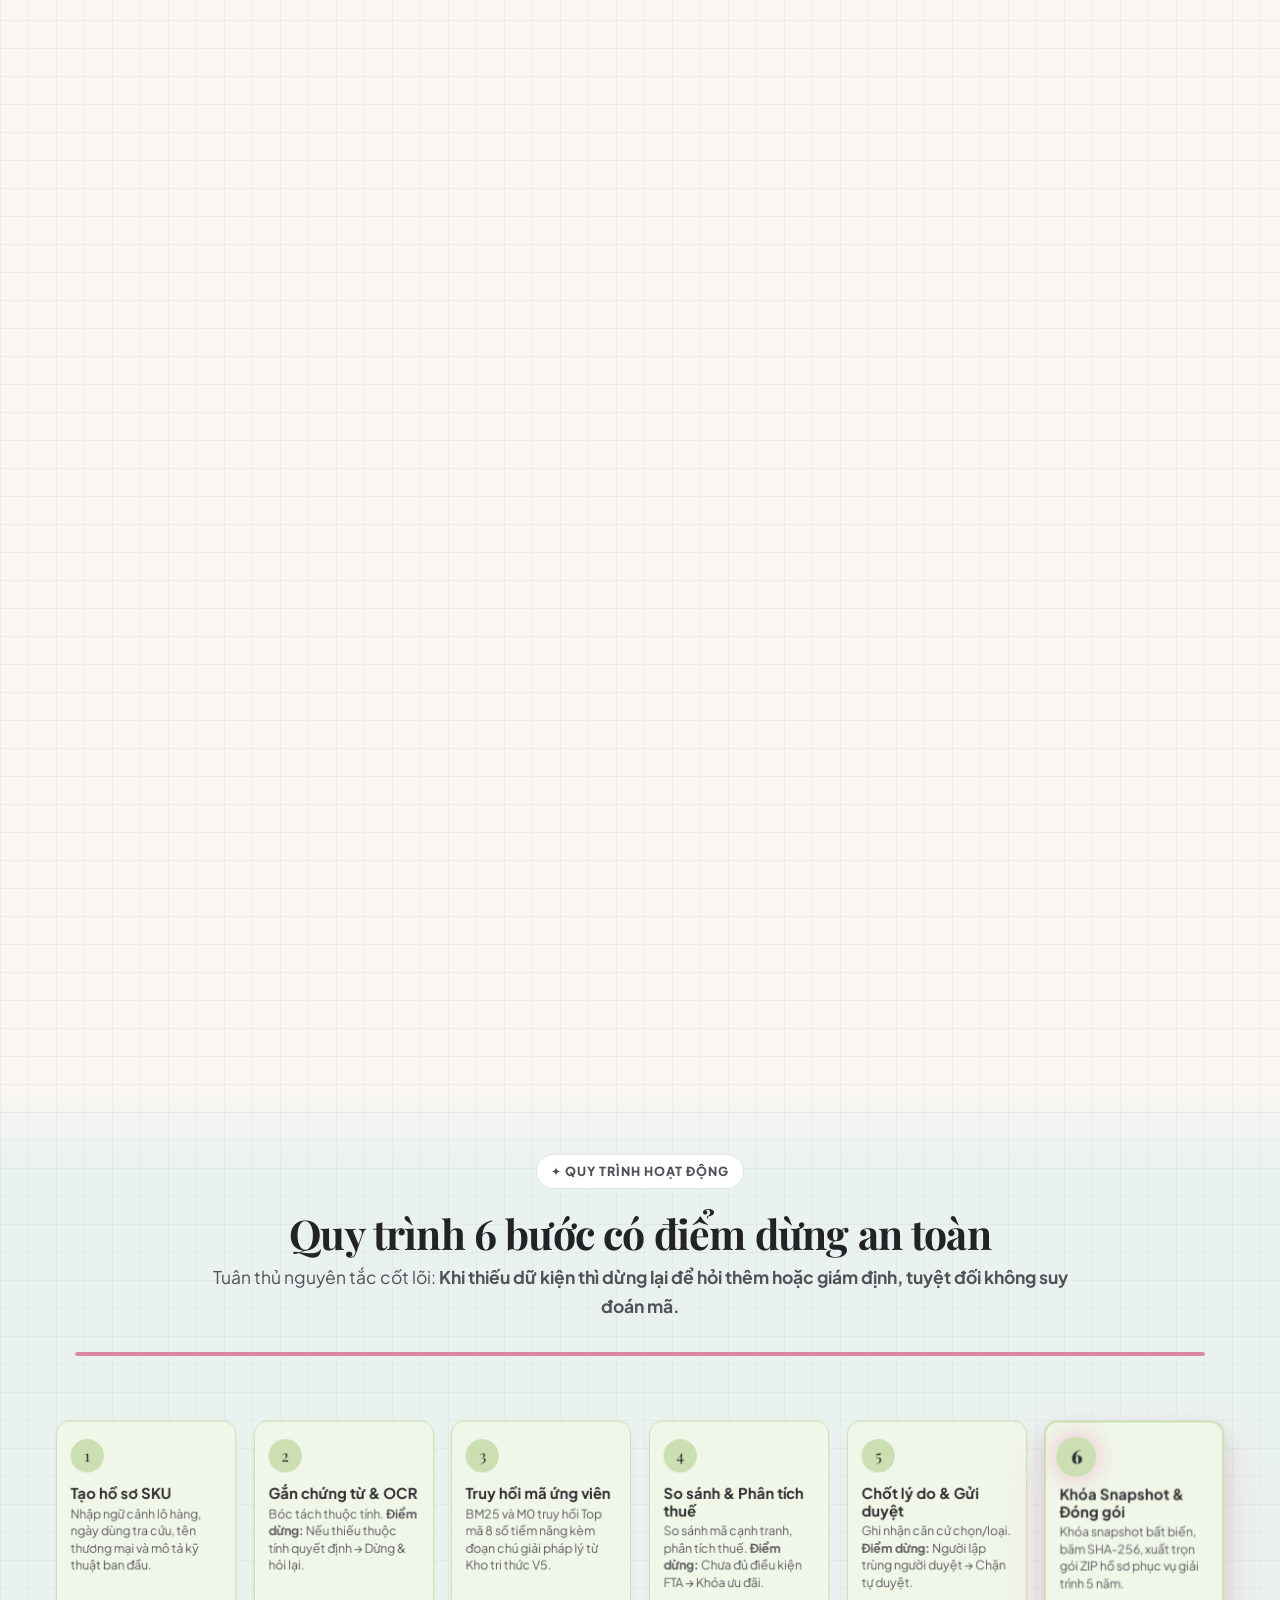
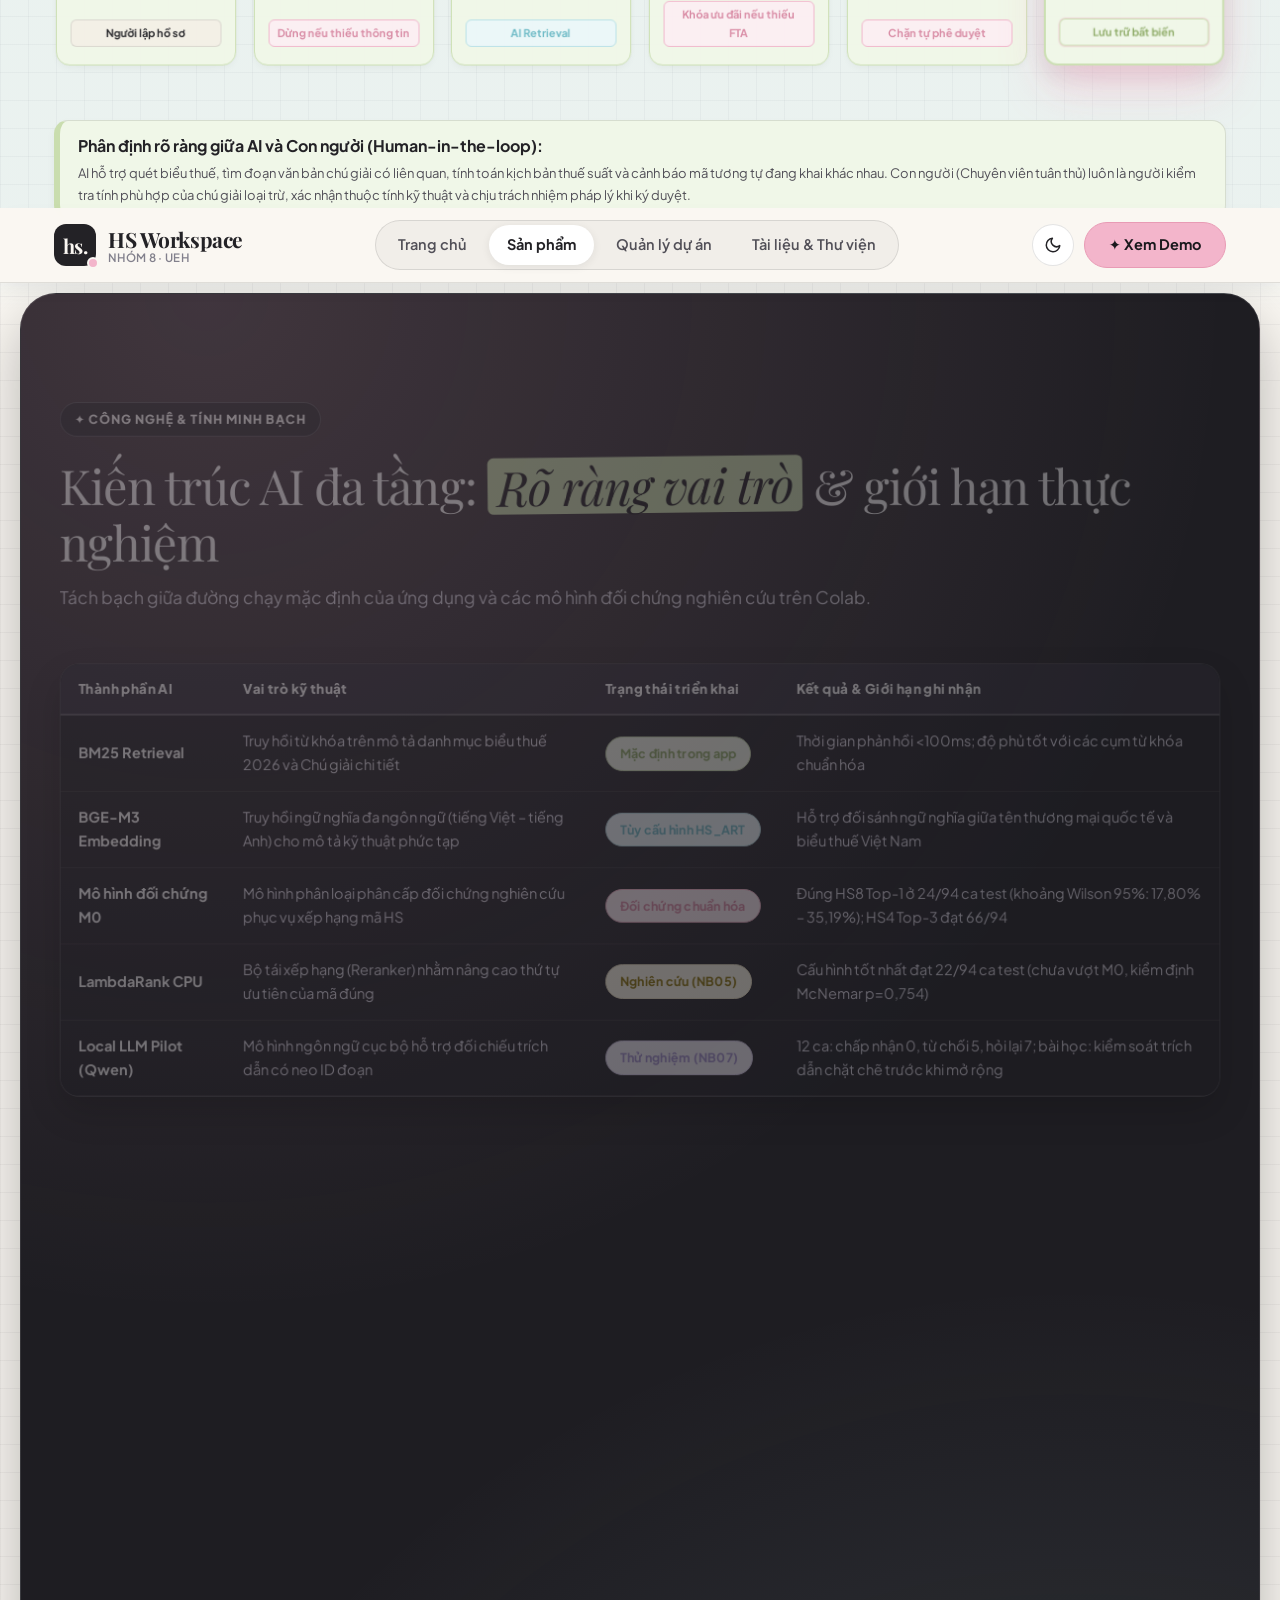
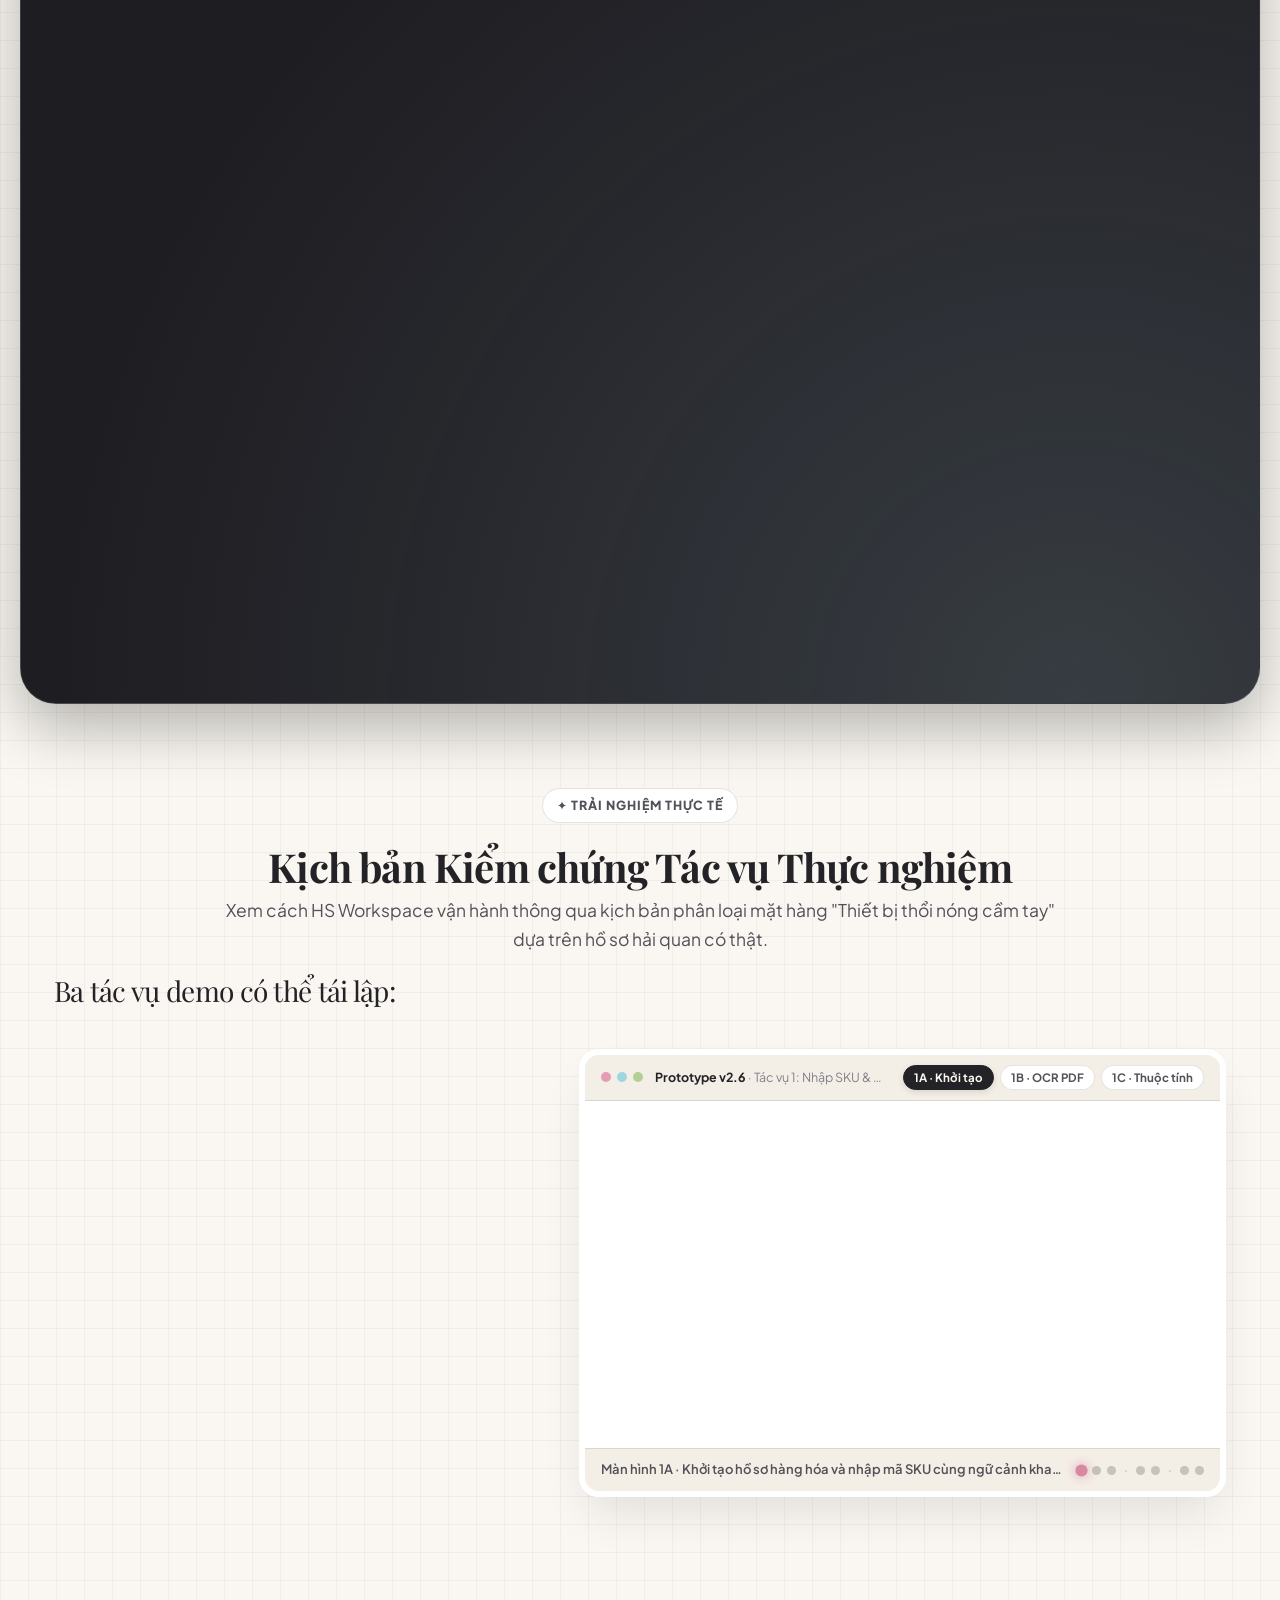
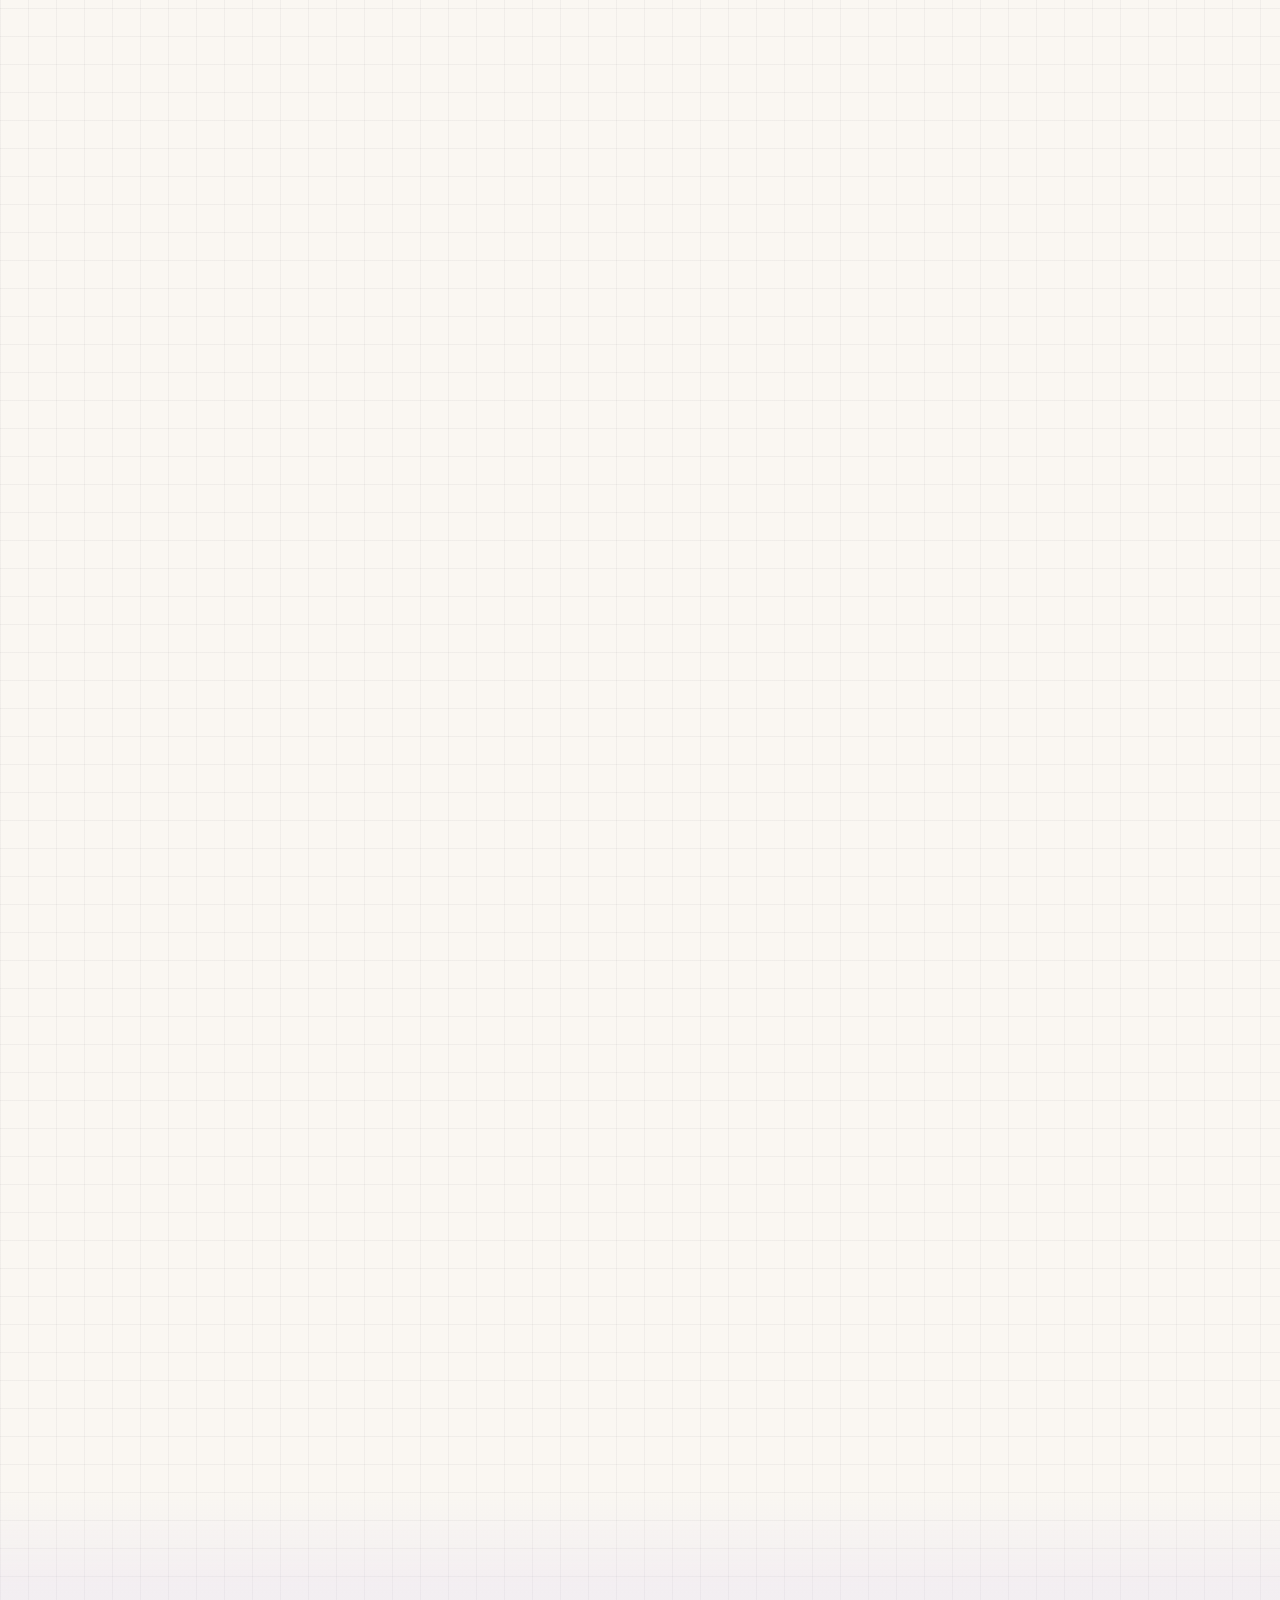
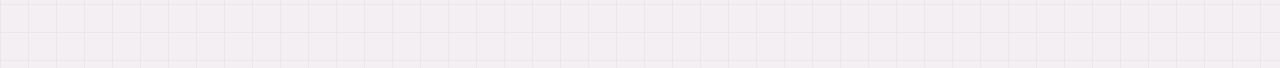
<file: cong-nghe.html>
<!doctype html>
<html lang="vi">
<head>
<meta charset="utf-8">
<meta http-equiv="refresh" content="0; url=product.html#ai-tech">
<meta name="viewport" content="width=device-width, initial-scale=1, viewport-fit=cover">
<title>Chuyển hướng đến Công nghệ & Kiến trúc AI – HS Workspace</title>
<link rel="canonical" href="product.html#ai-tech">
<link rel="stylesheet" href="assets/style.css">
</head>
<body style="display:grid;place-items:center;min-height:100vh;text-align:center;padding:24px">
<div>
 <h2>Đang chuyển hướng đến mục Công nghệ AI & Kiến trúc...</h2>
 <p>Nếu trình duyệt không tự chuyển, vui lòng <a href="product.html#ai-tech" style="font-weight:700">bấm vào đây để xem chi tiết Công nghệ AI</a> hoặc xem <a href="project-management.html#system-card">AI System Card</a>.</p>
</div>
</body>
</html>
</file>
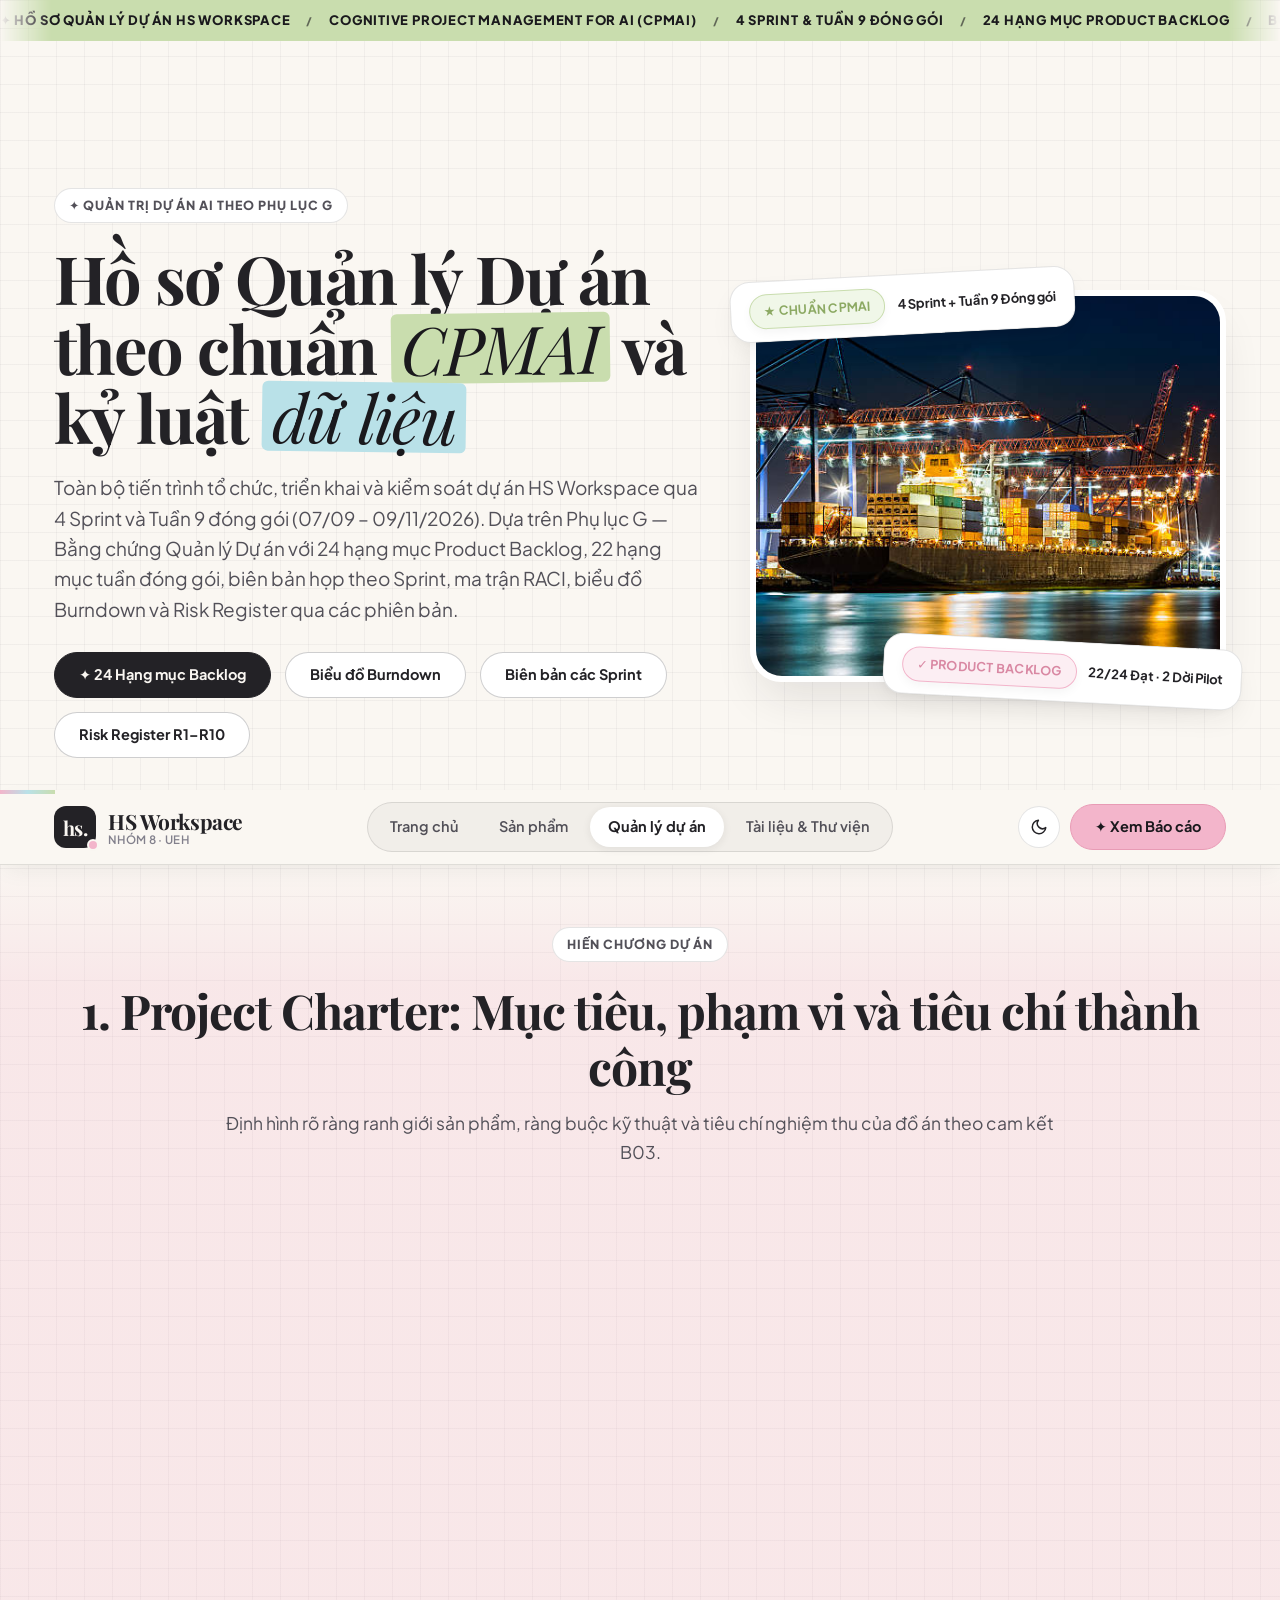
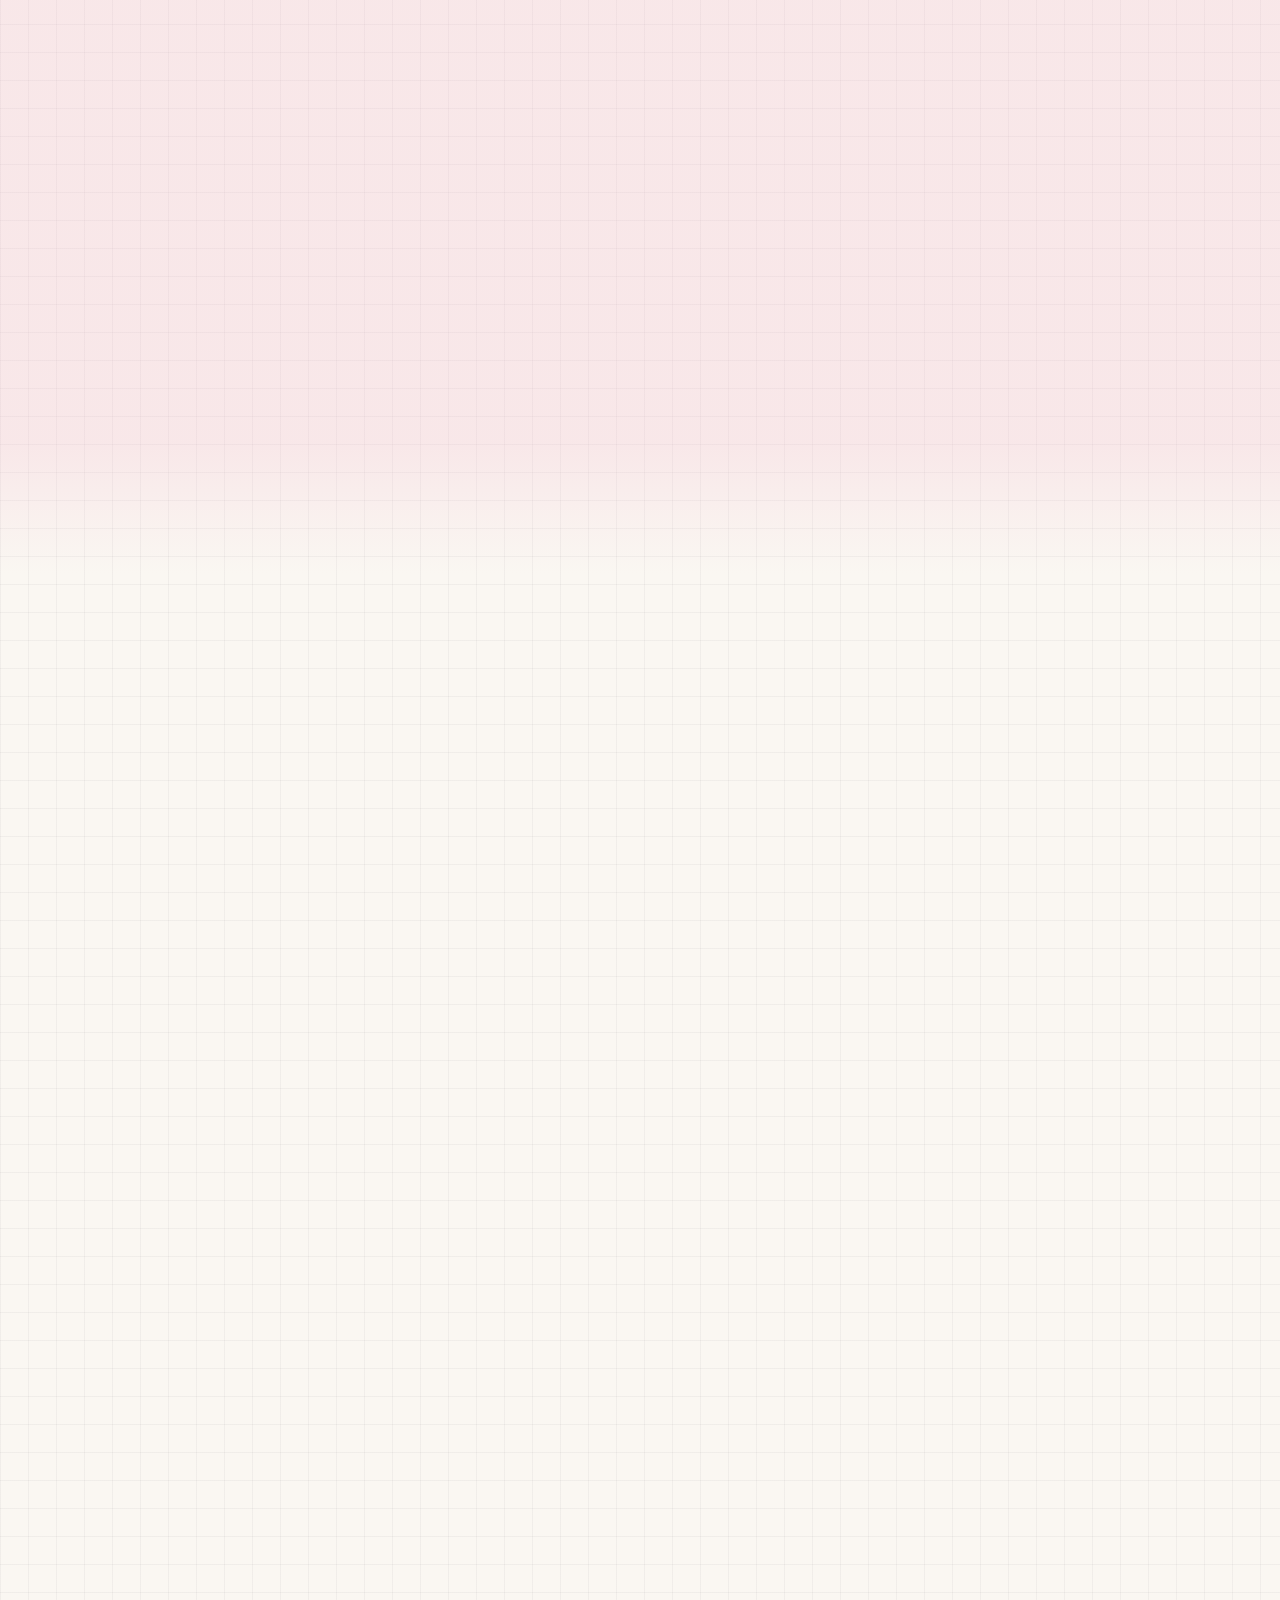
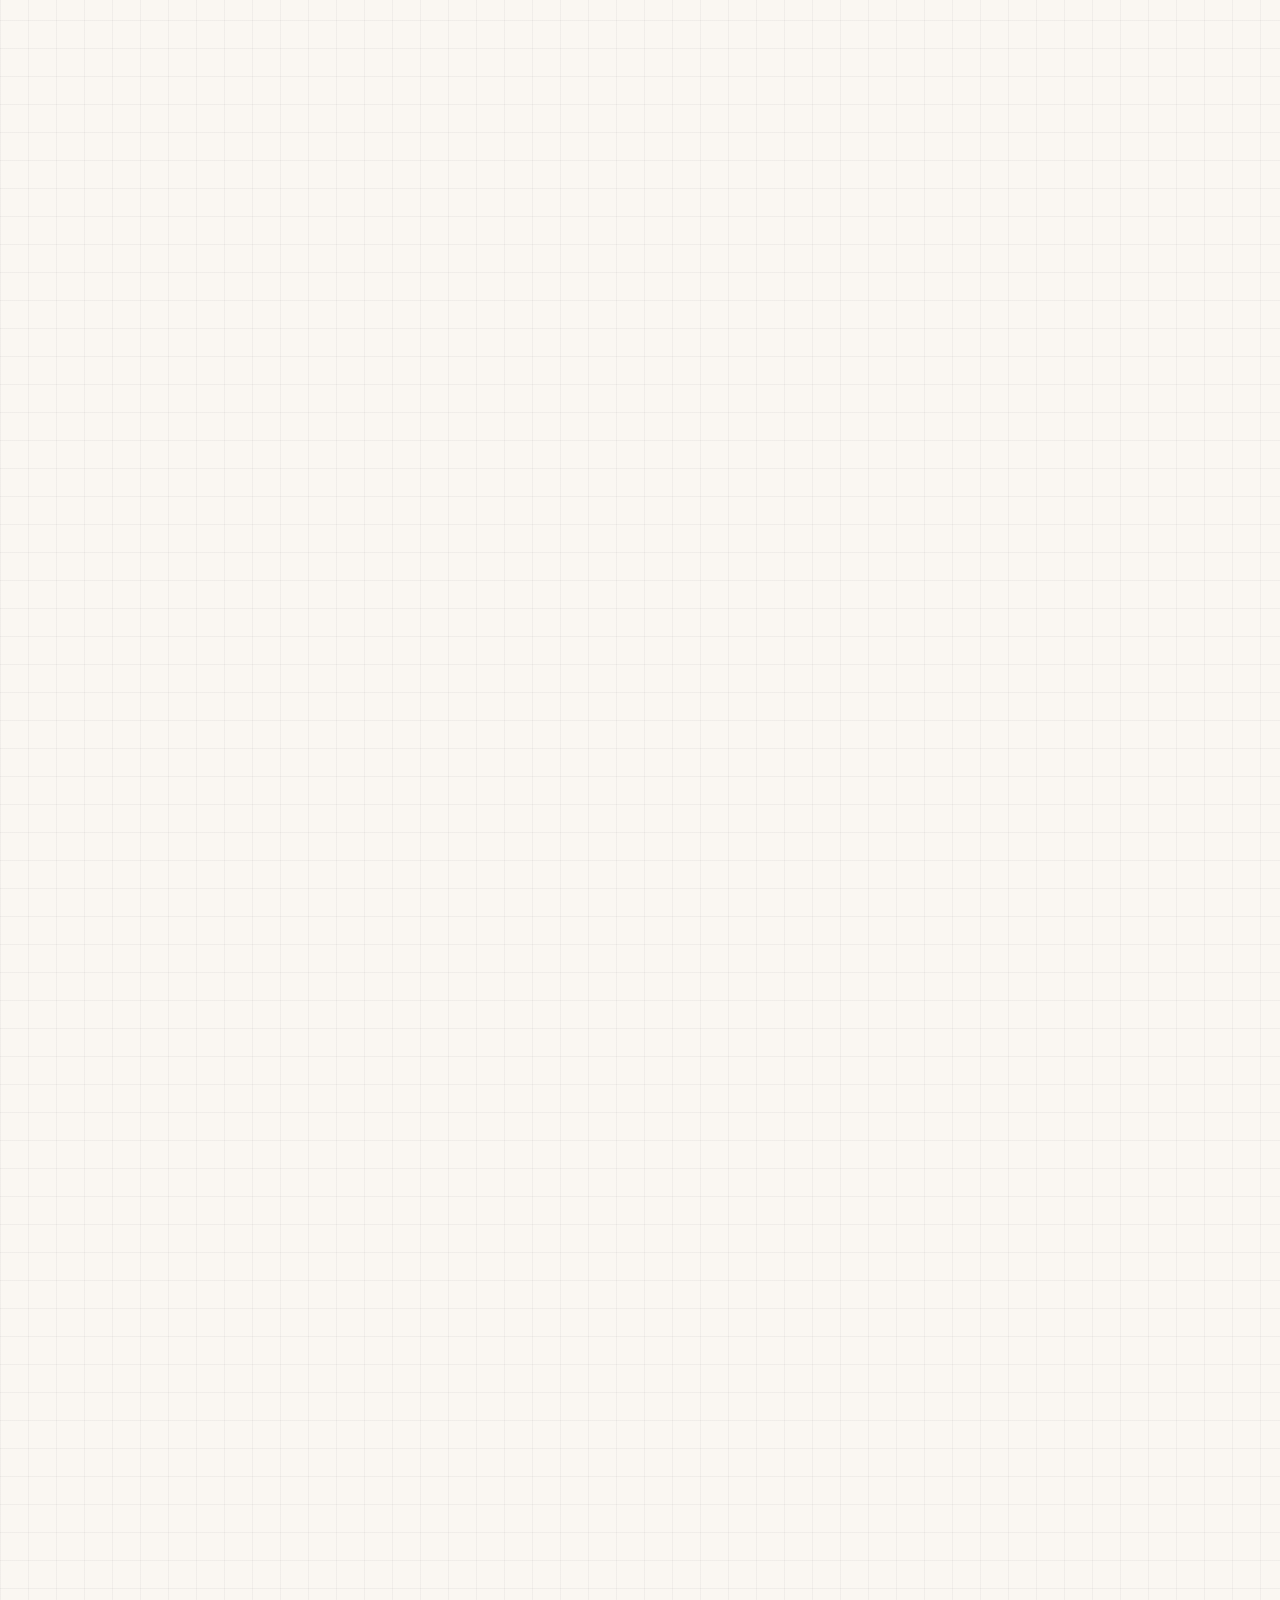
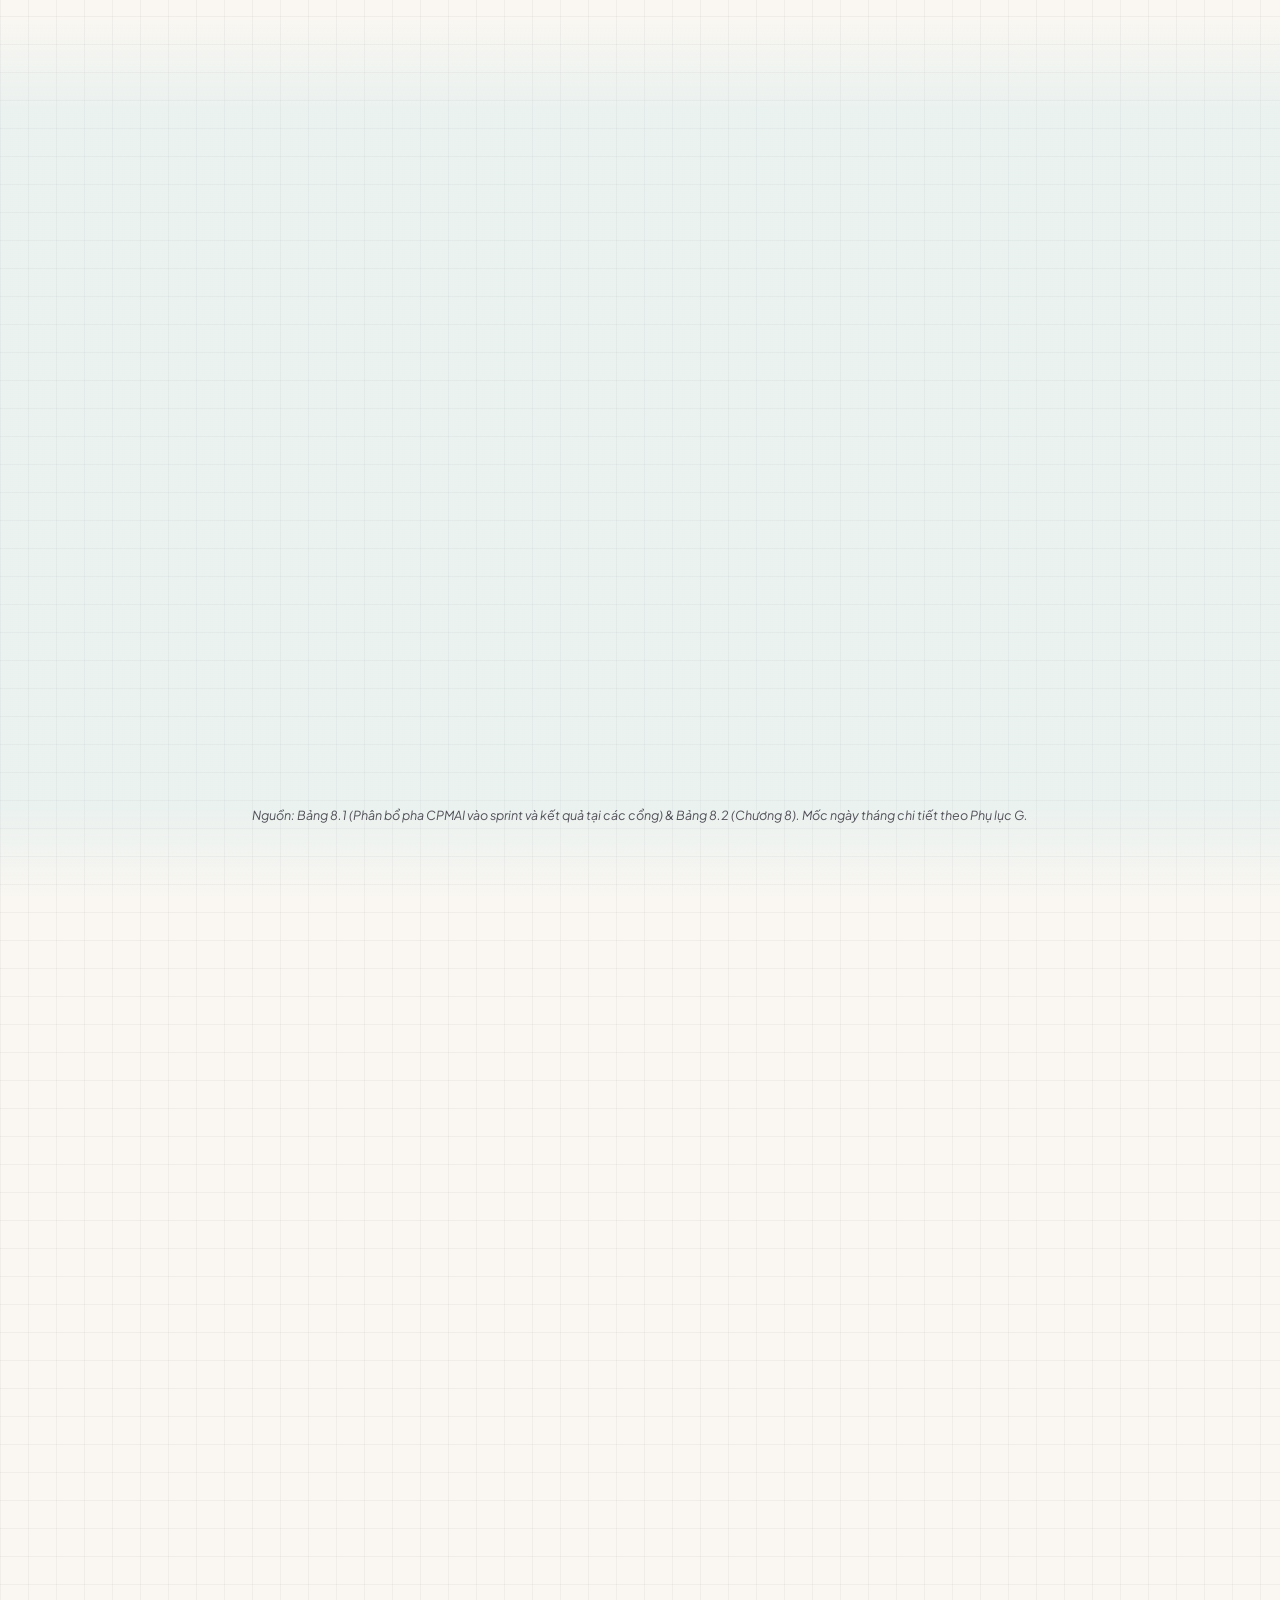
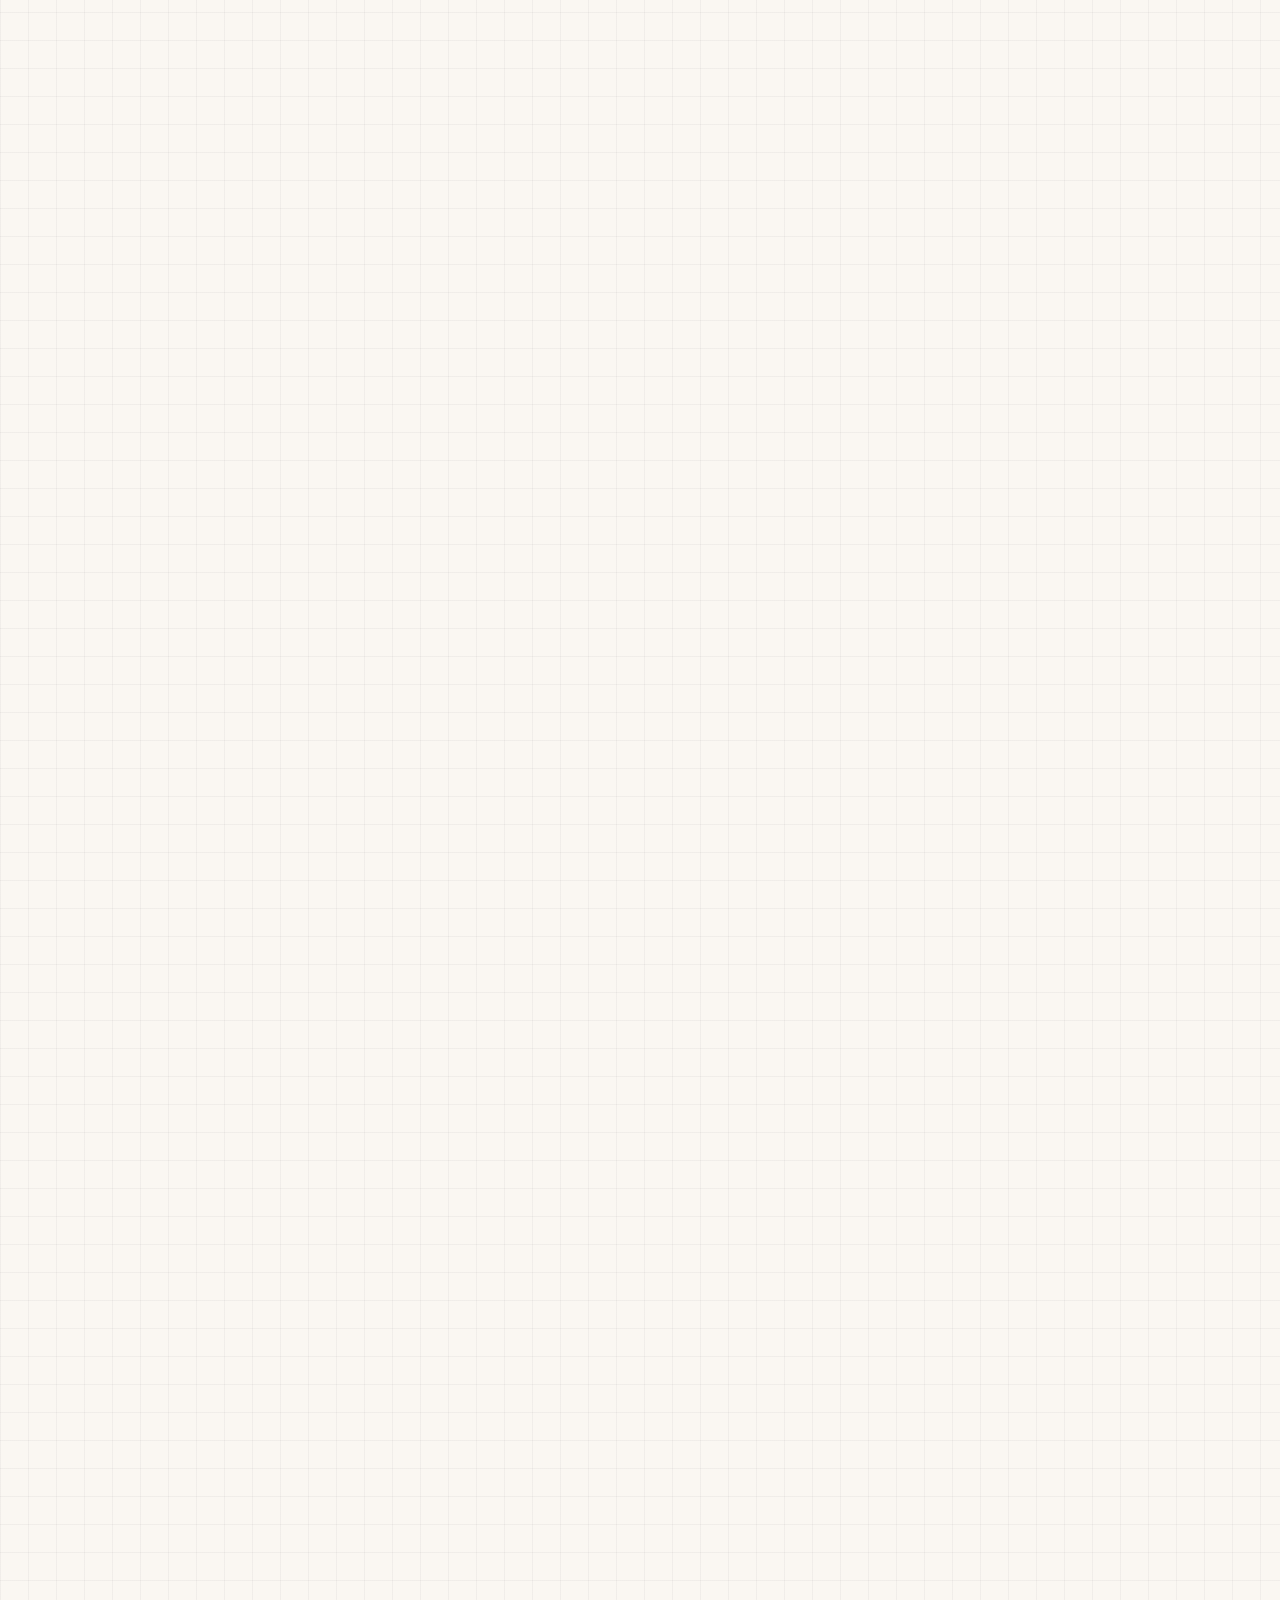
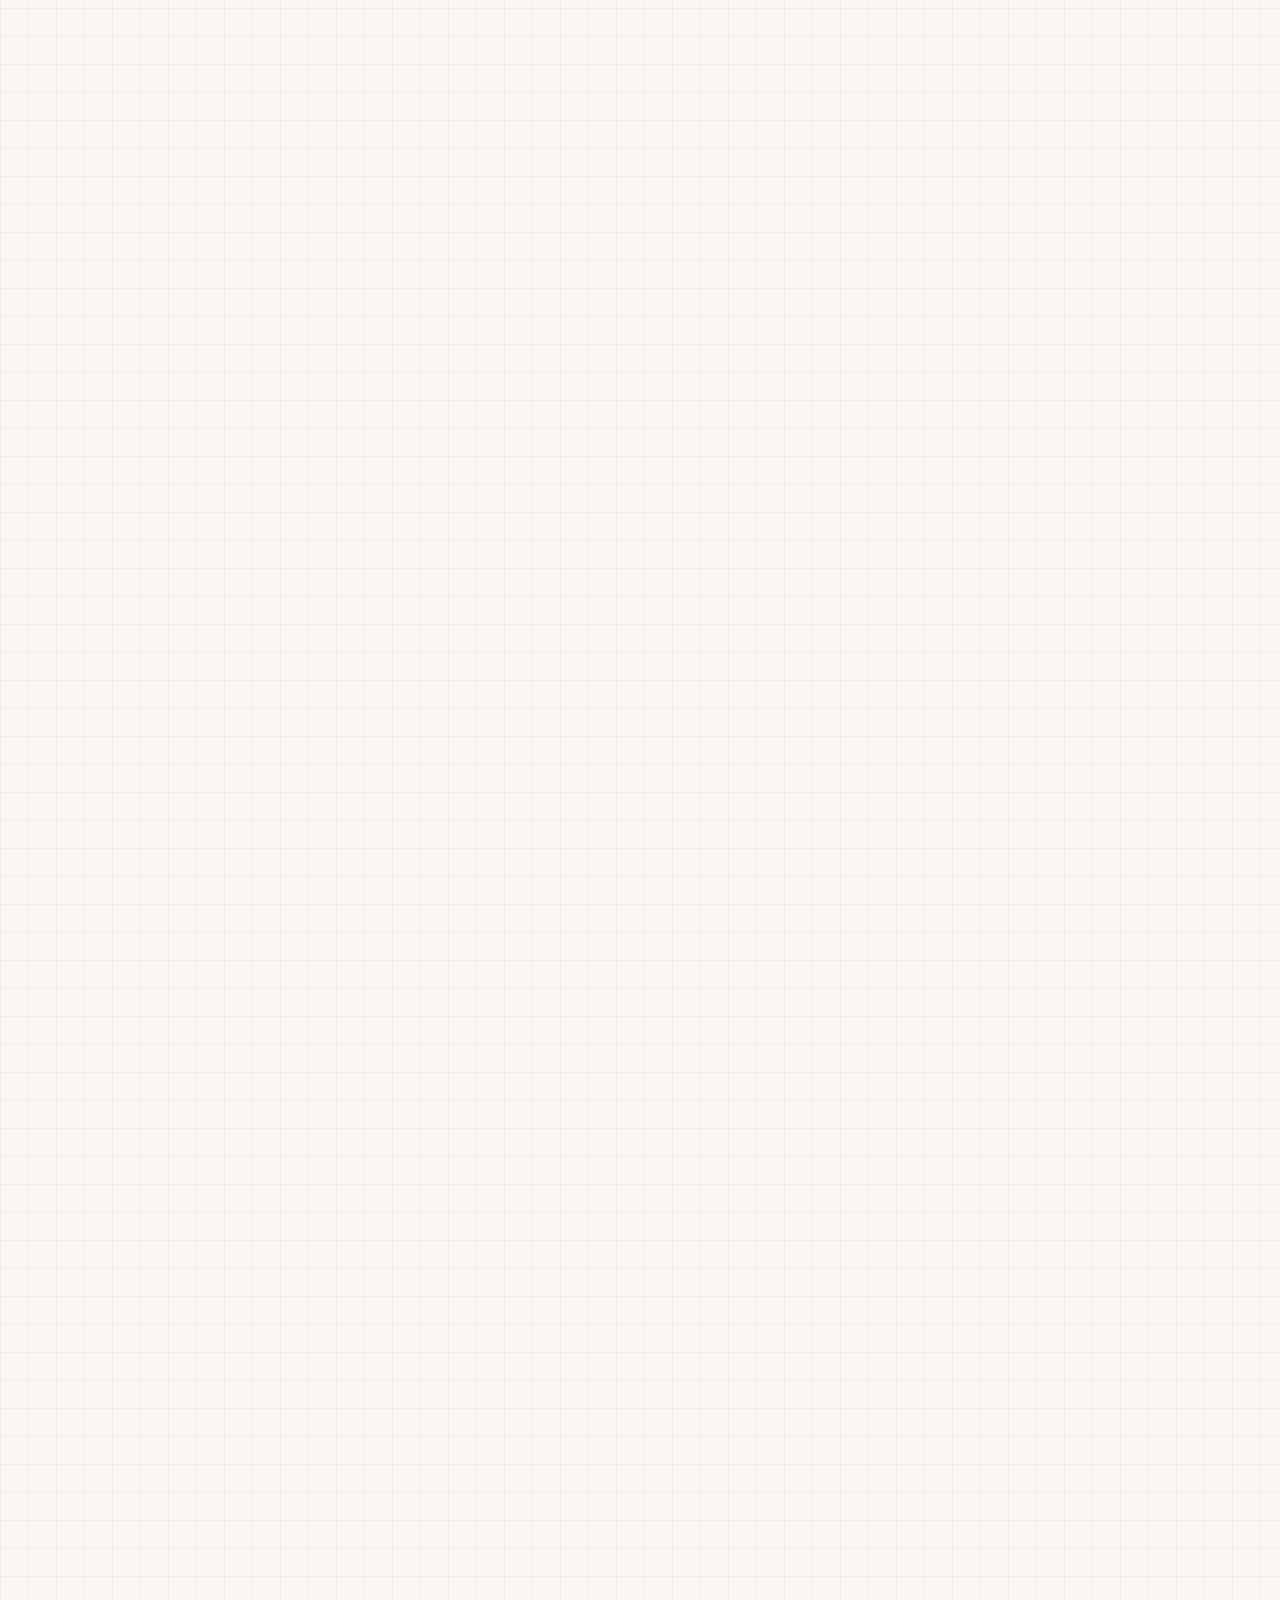
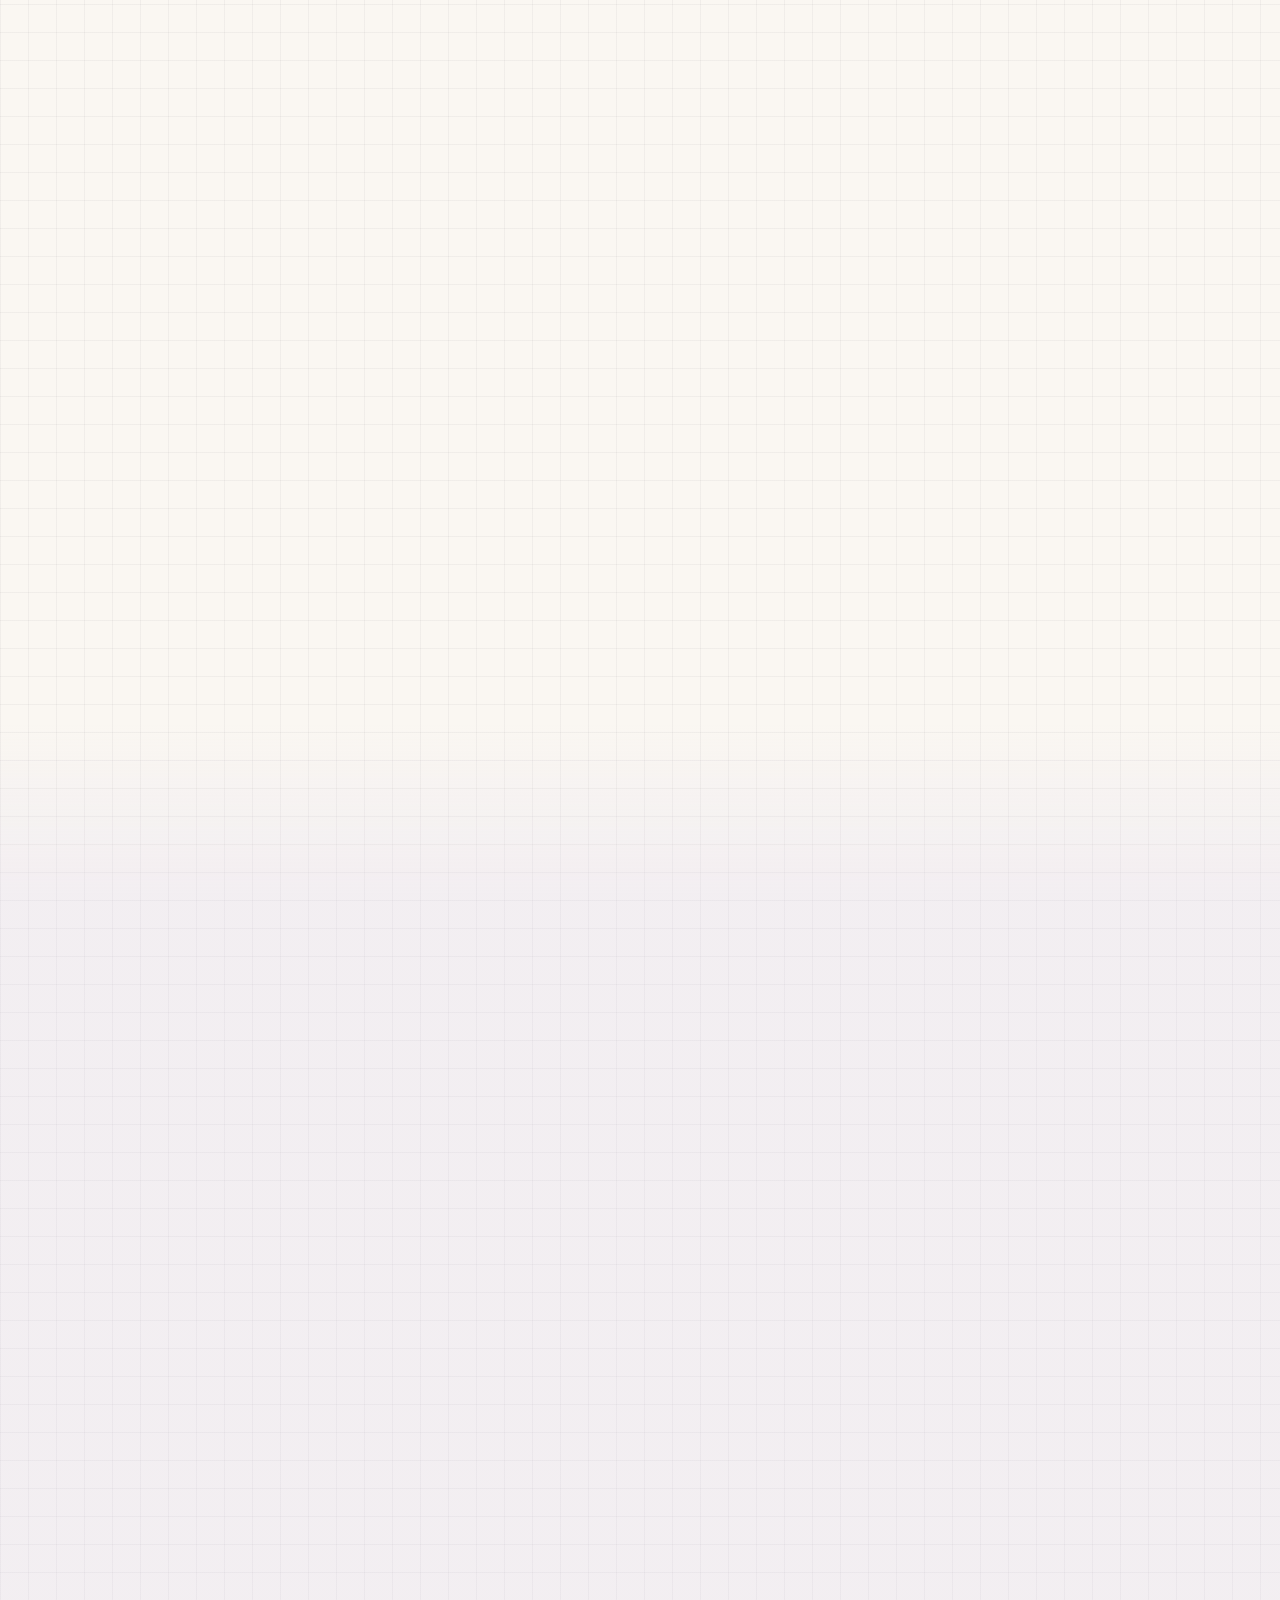
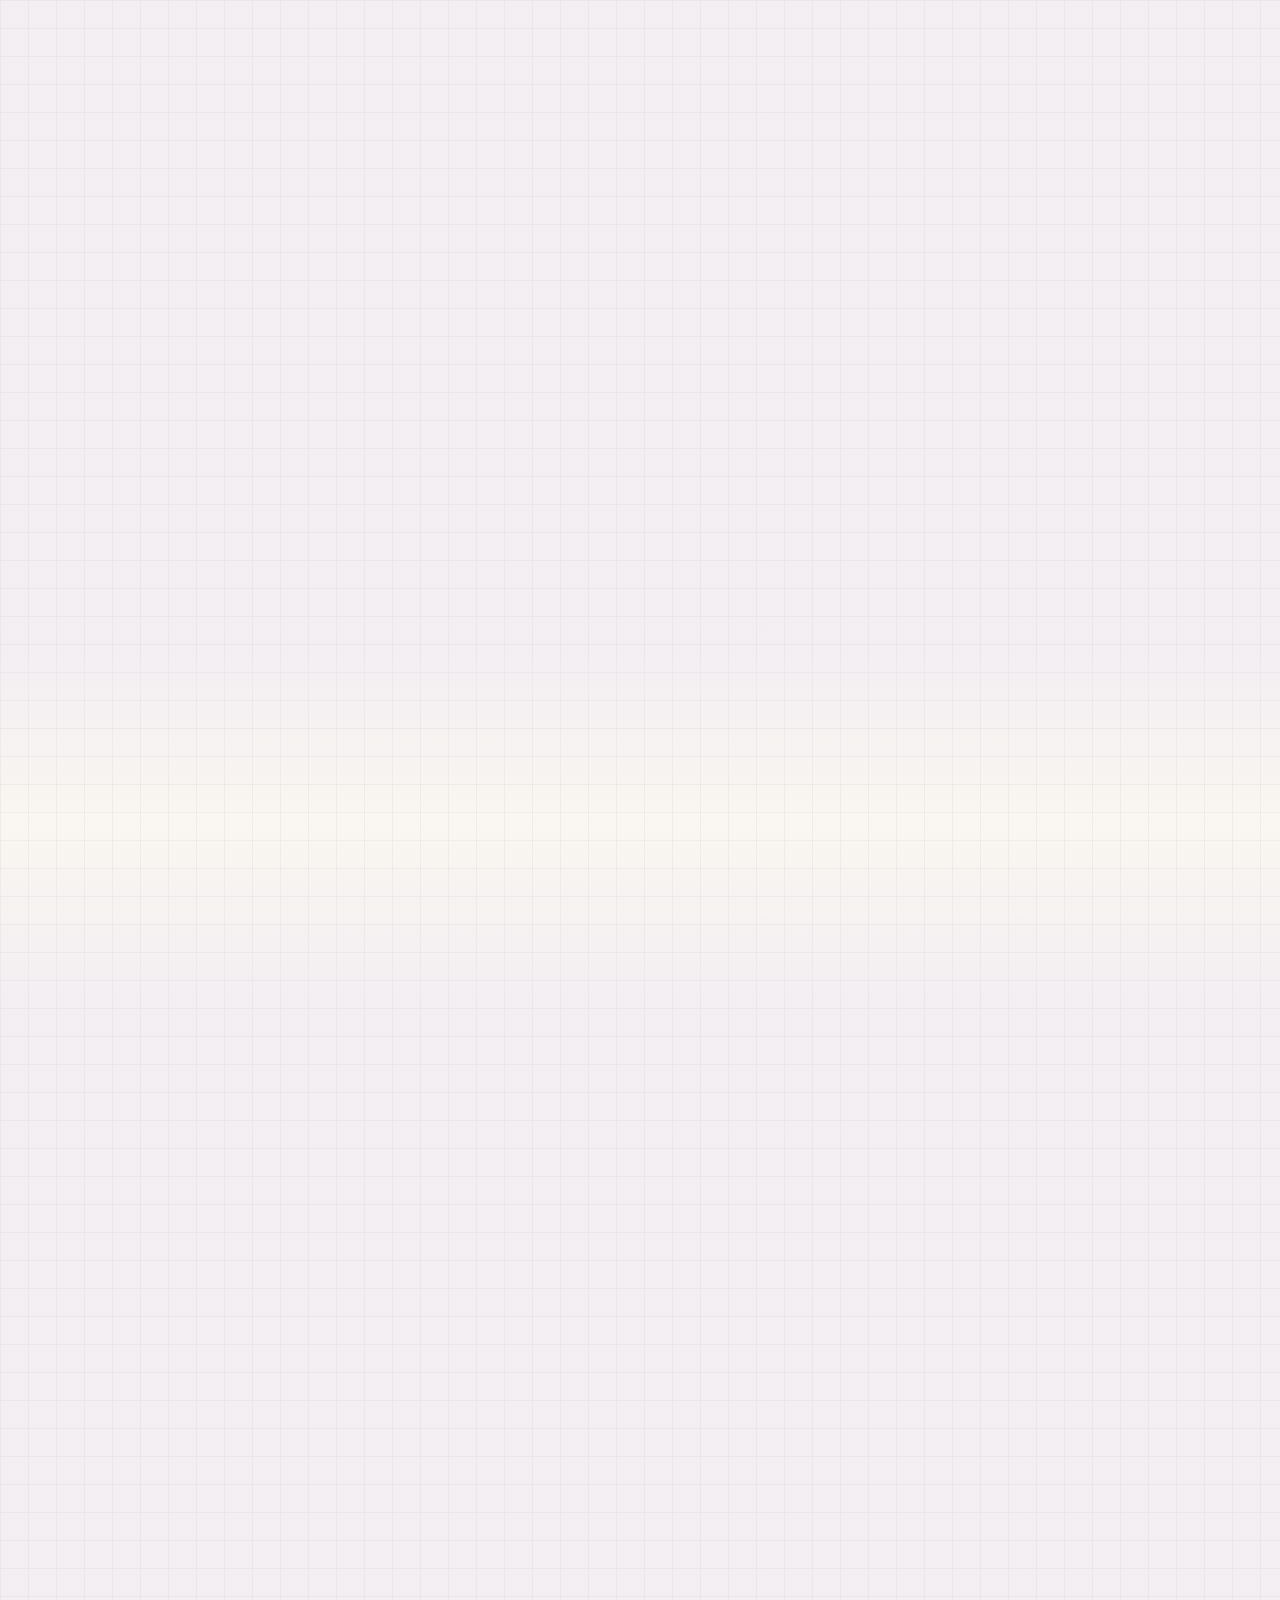
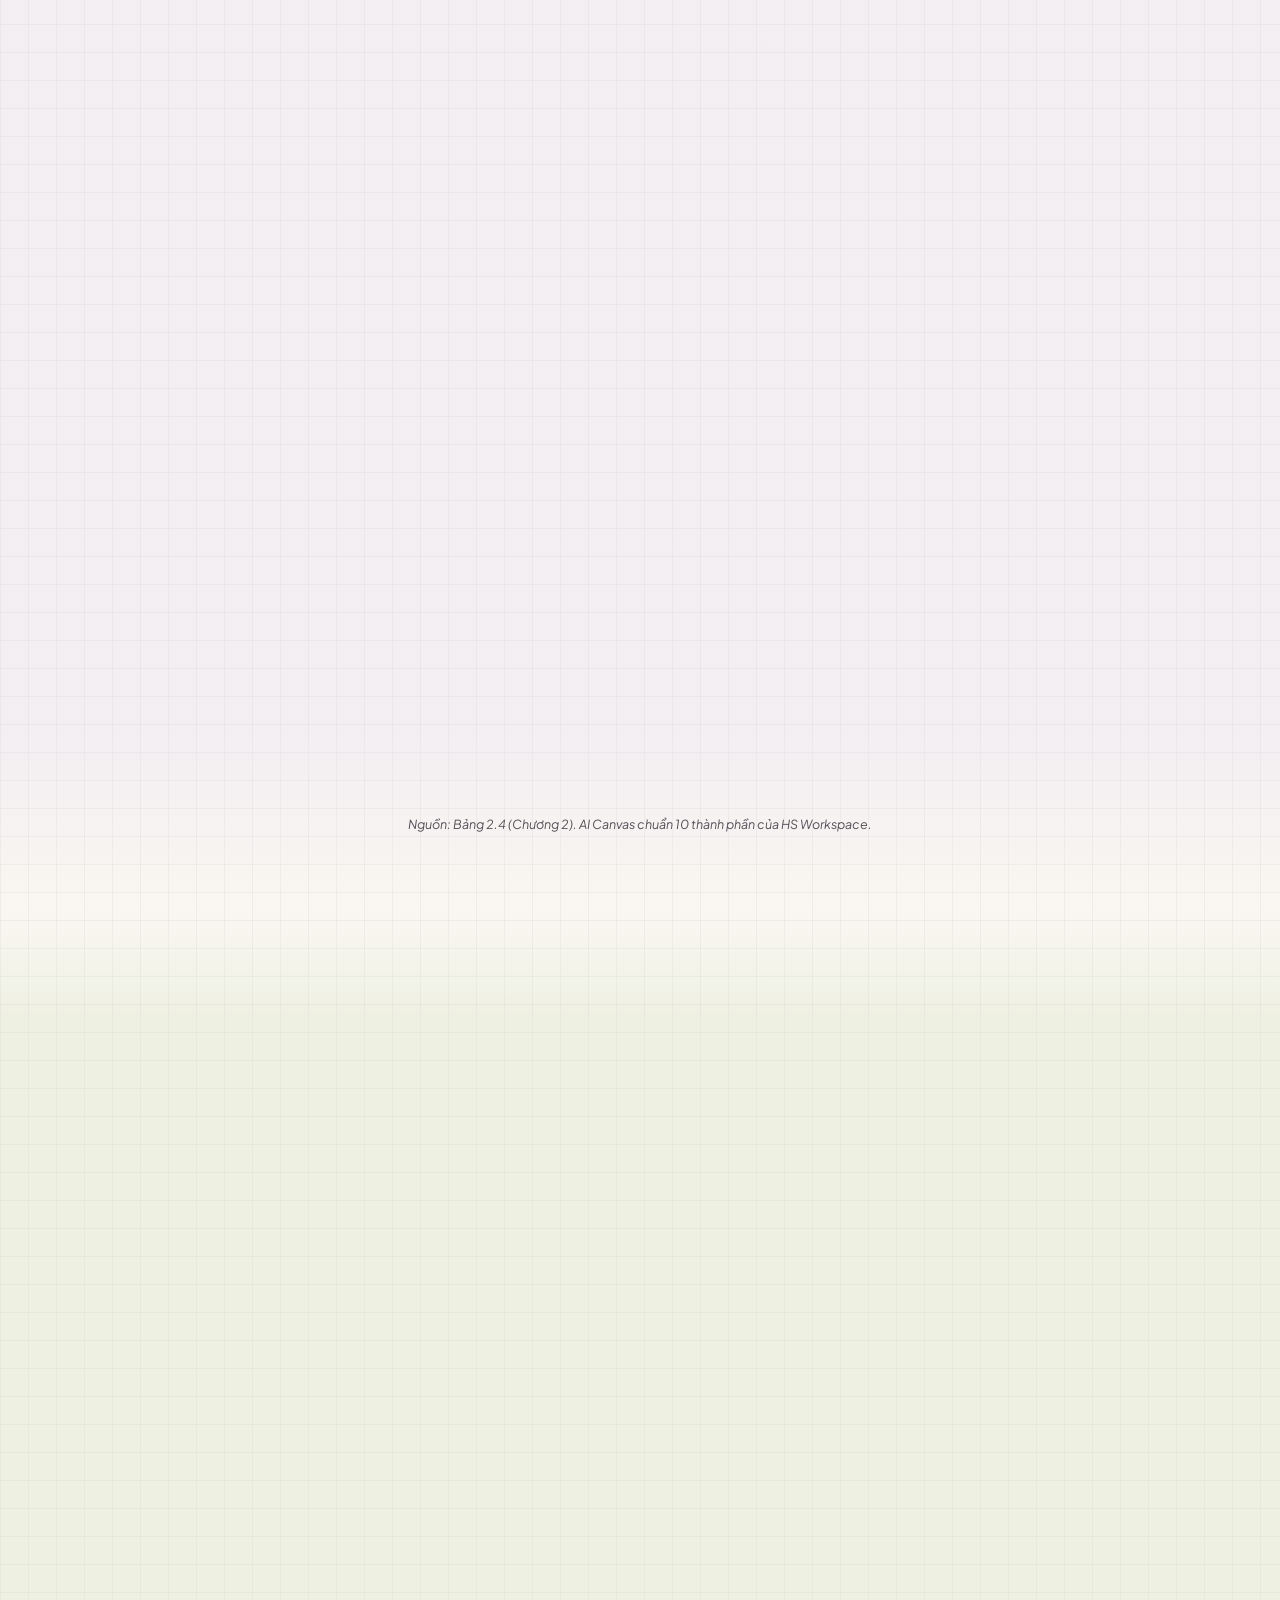
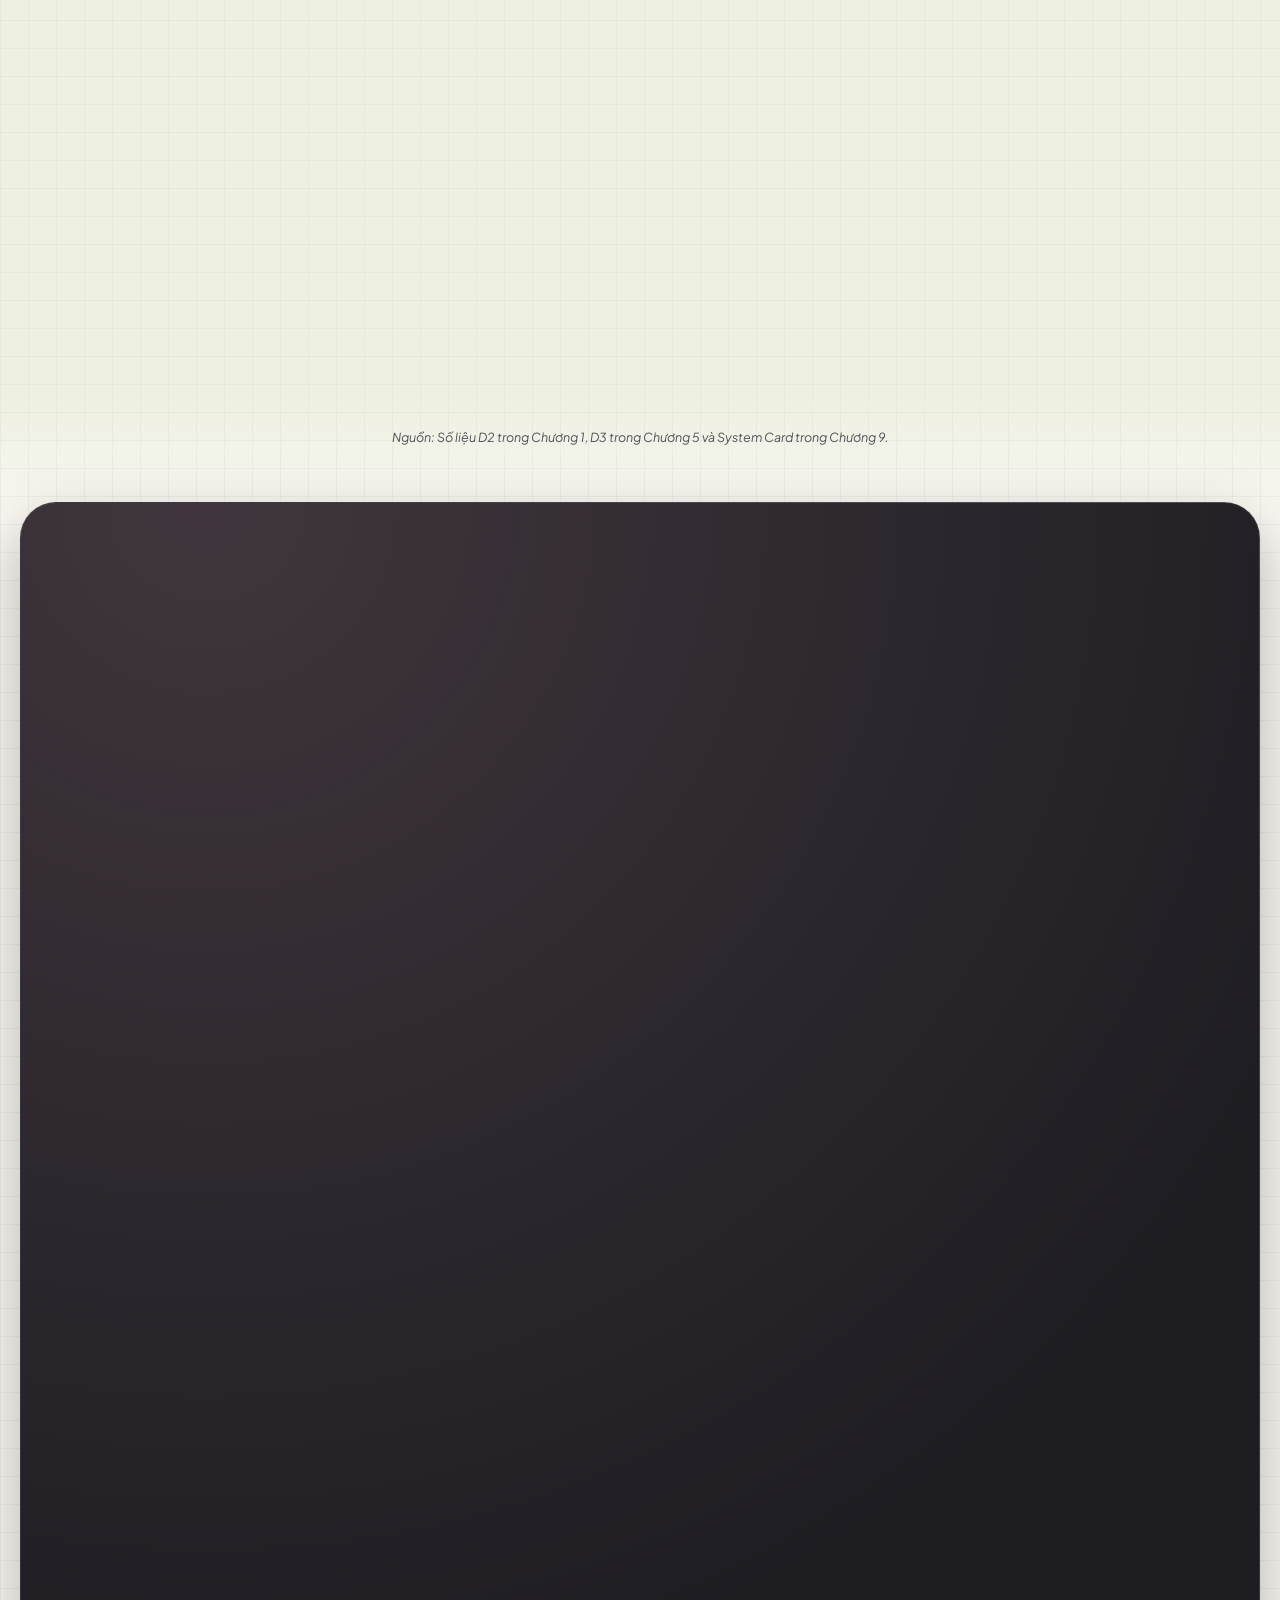
<file: doi-ngu.html>
<!doctype html>
<html lang="vi">
<head>
<meta charset="utf-8">
<meta http-equiv="refresh" content="0; url=project-management.html#team">
<meta name="viewport" content="width=device-width, initial-scale=1, viewport-fit=cover">
<title>Chuyển hướng đến Đội ngũ & Quản lý dự án – HS Workspace</title>
<link rel="canonical" href="project-management.html#team">
<link rel="stylesheet" href="assets/style.css">
</head>
<body style="display:grid;place-items:center;min-height:100vh;text-align:center;padding:24px">
<div>
 <h2>Đang chuyển hướng đến thông tin Đội ngũ Nhóm 8...</h2>
 <p>Nếu trình duyệt không tự chuyển, vui lòng <a href="project-management.html#team" style="font-weight:700">bấm vào đây để xem thông tin Đội ngũ & Thỏa thuận nhóm</a>.</p>
</div>
</body>
</html>
</file>
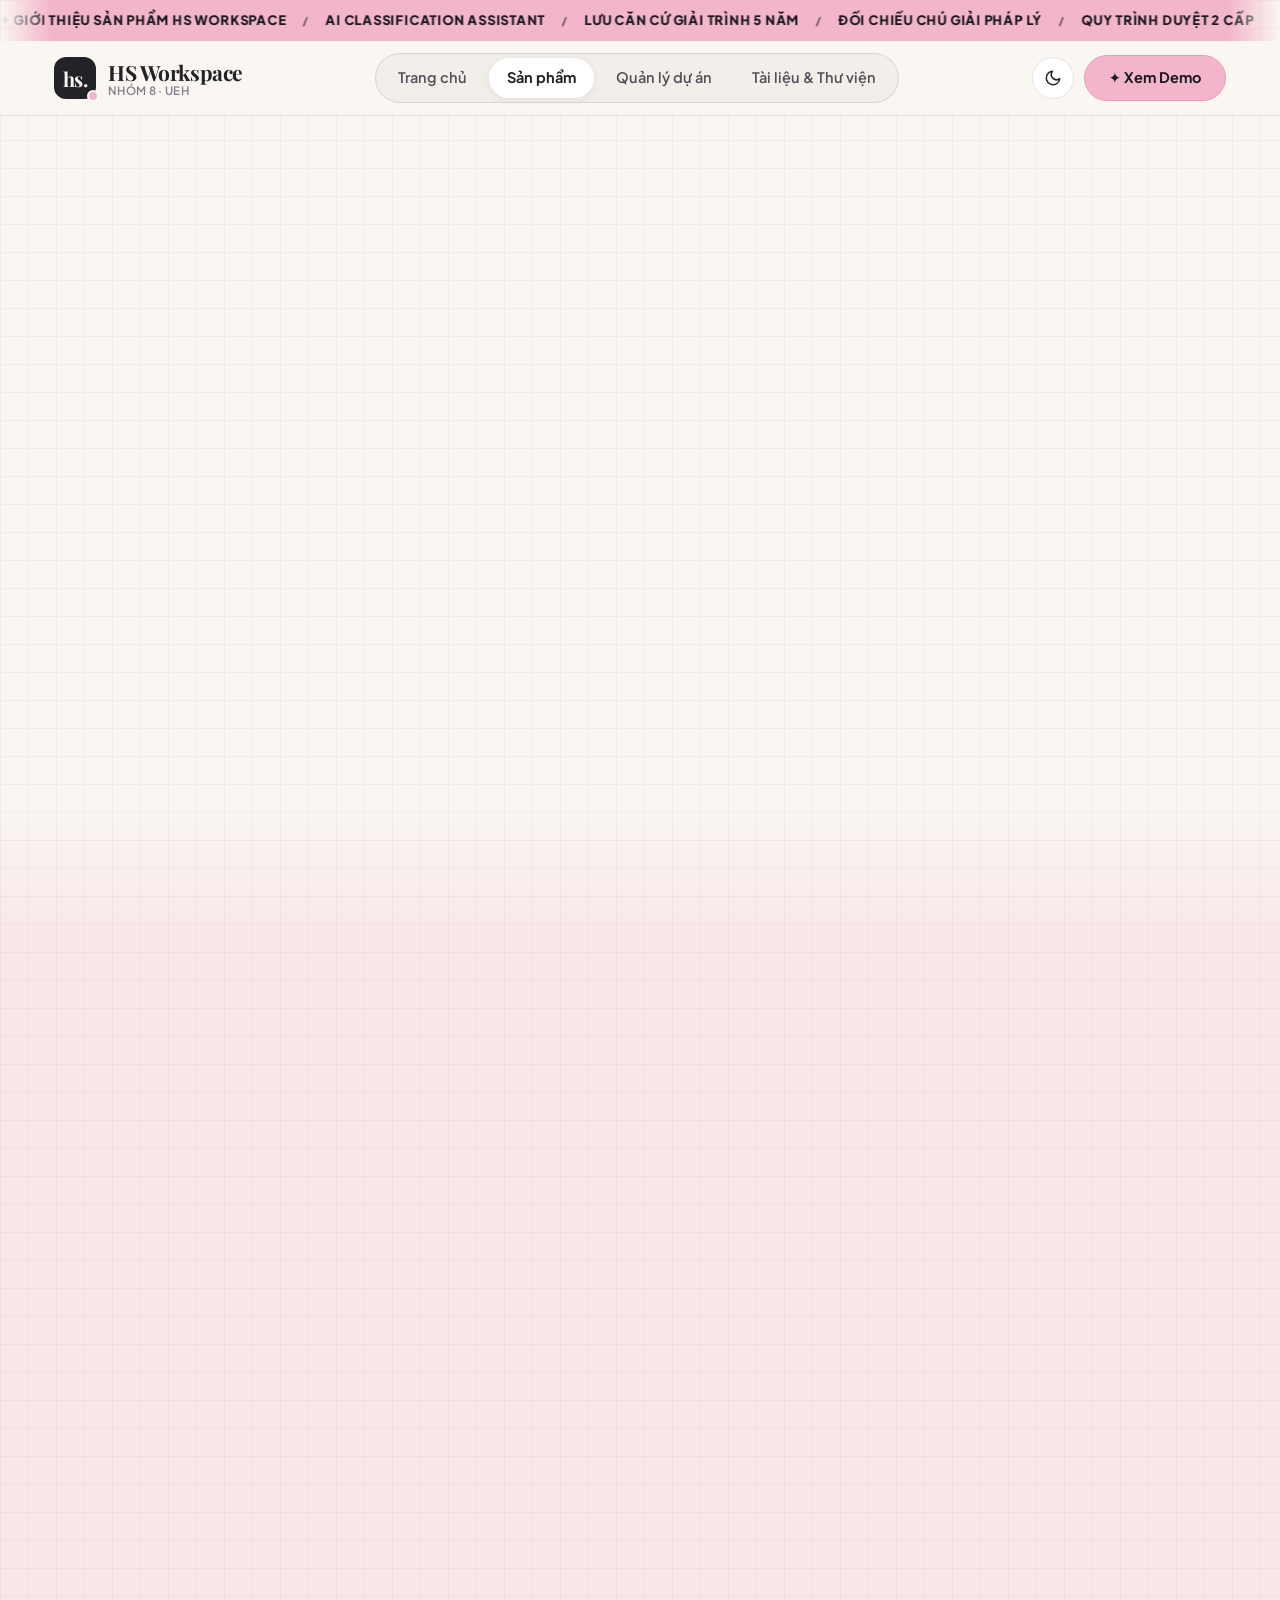
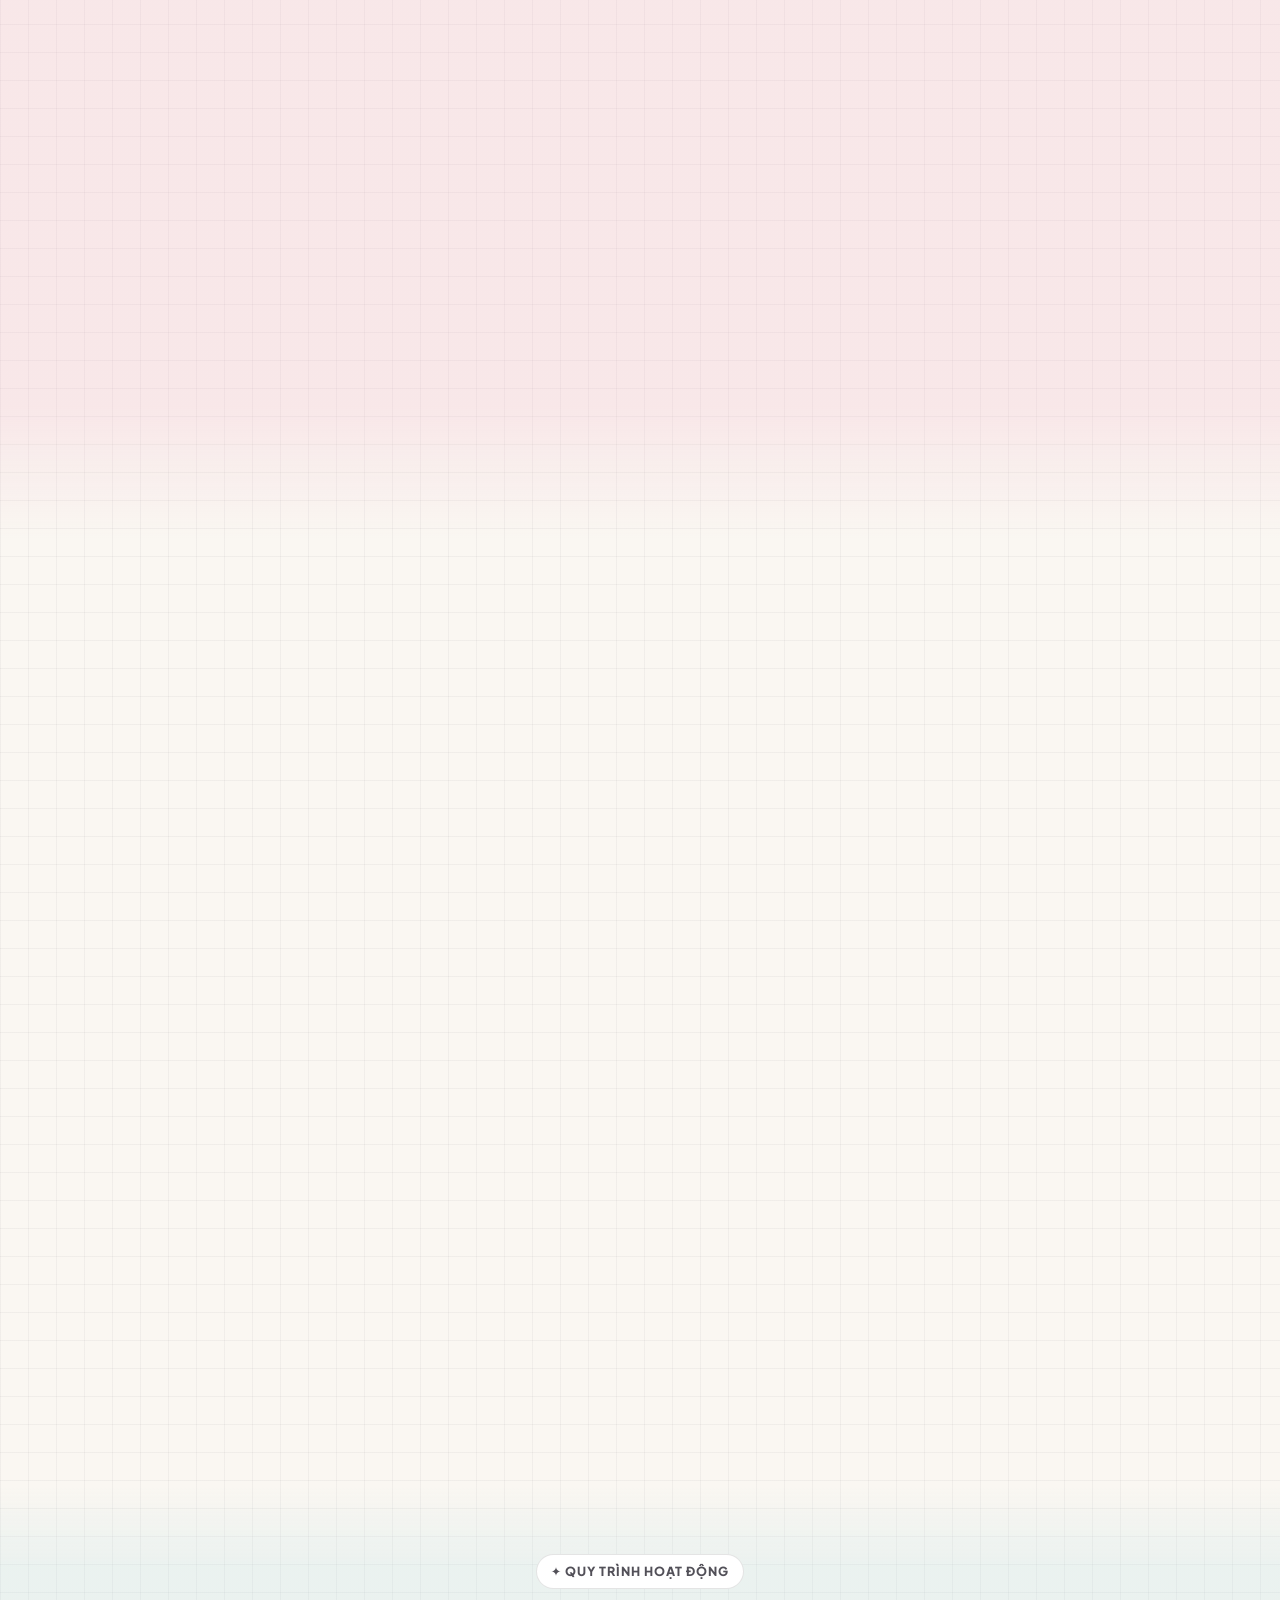
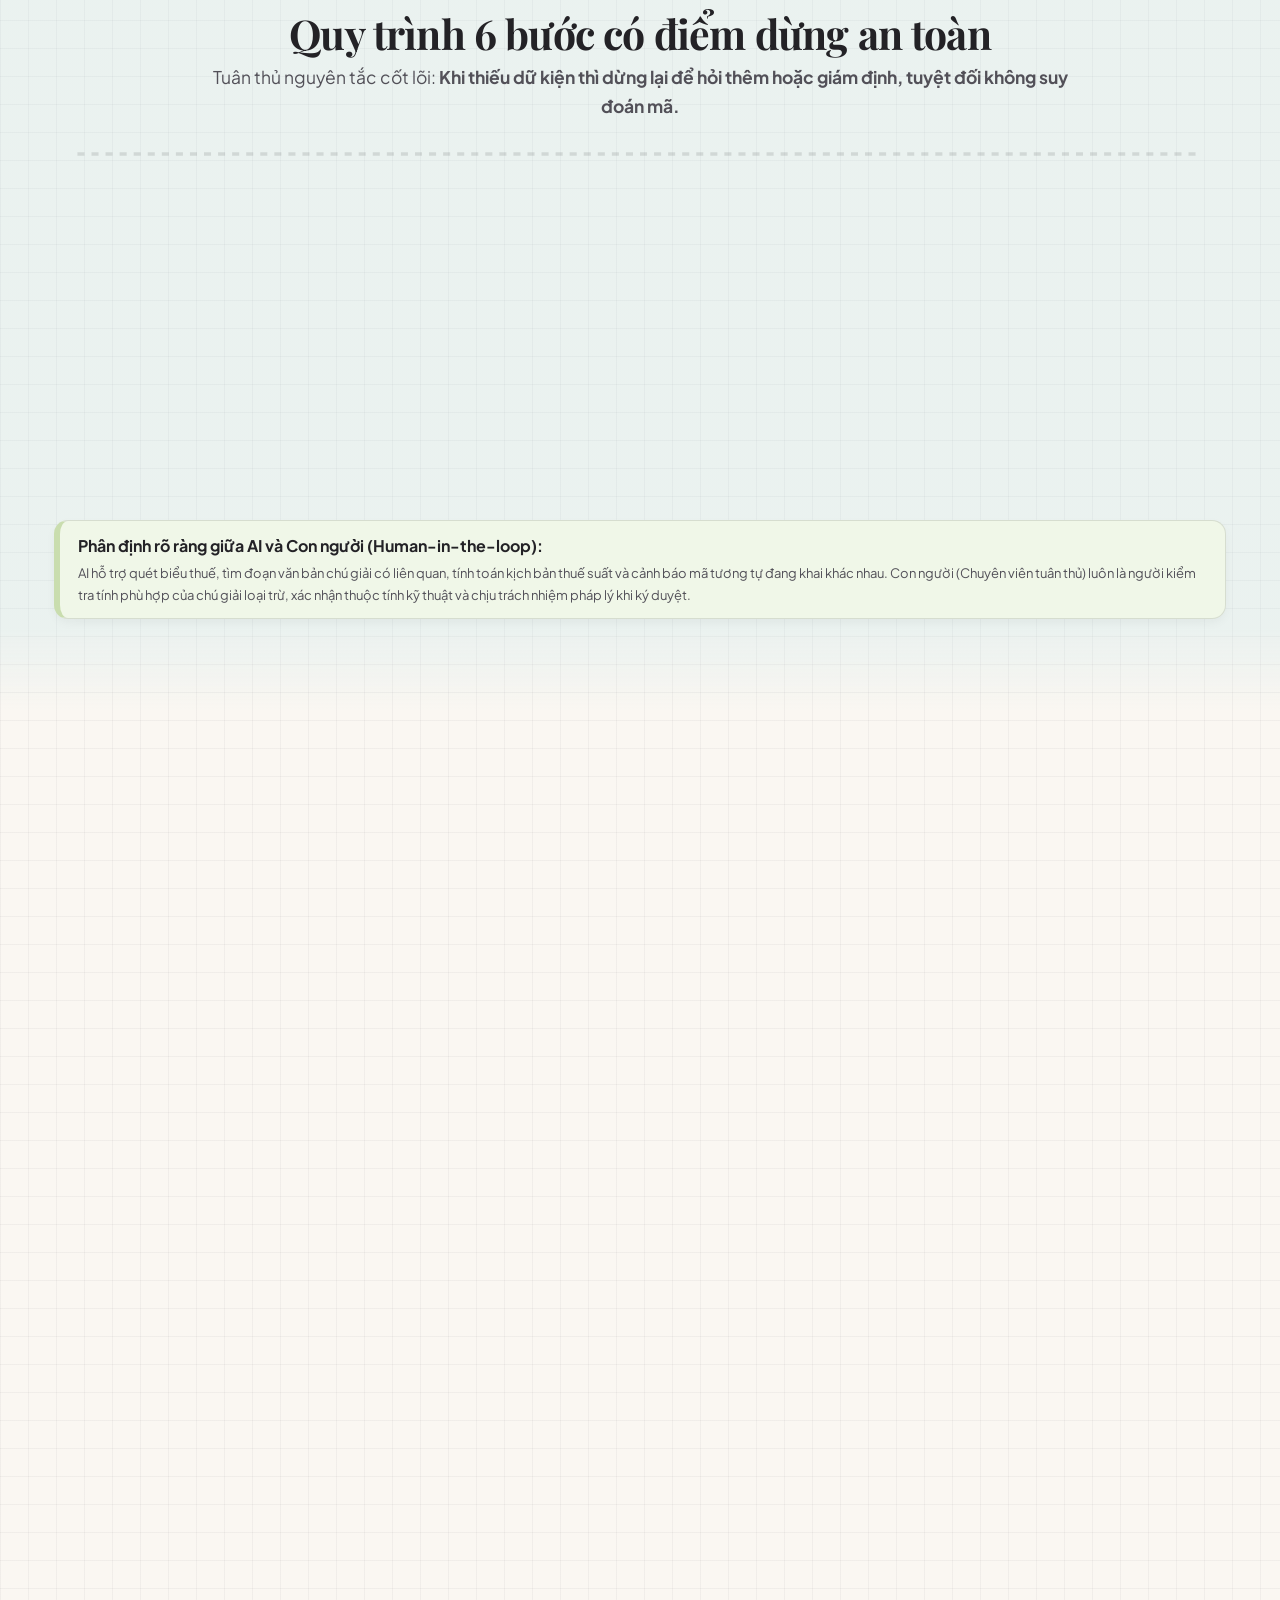
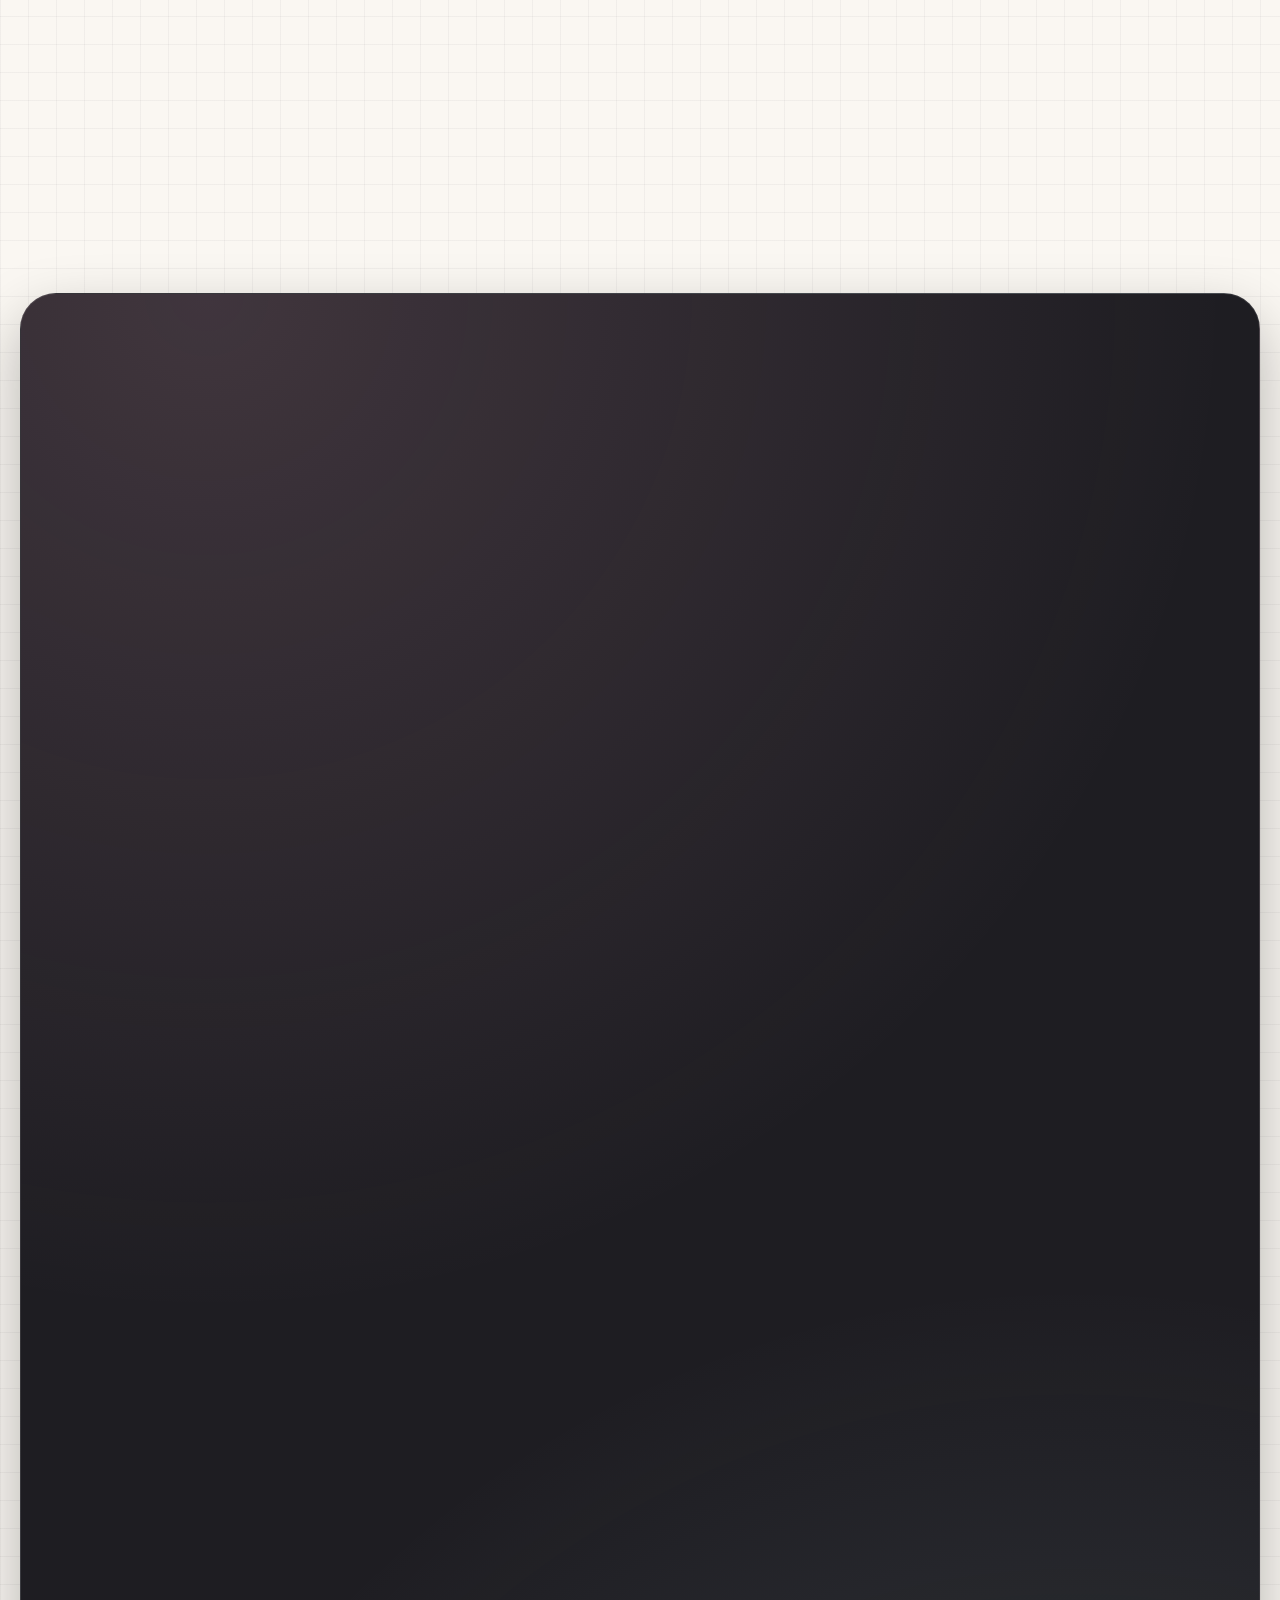
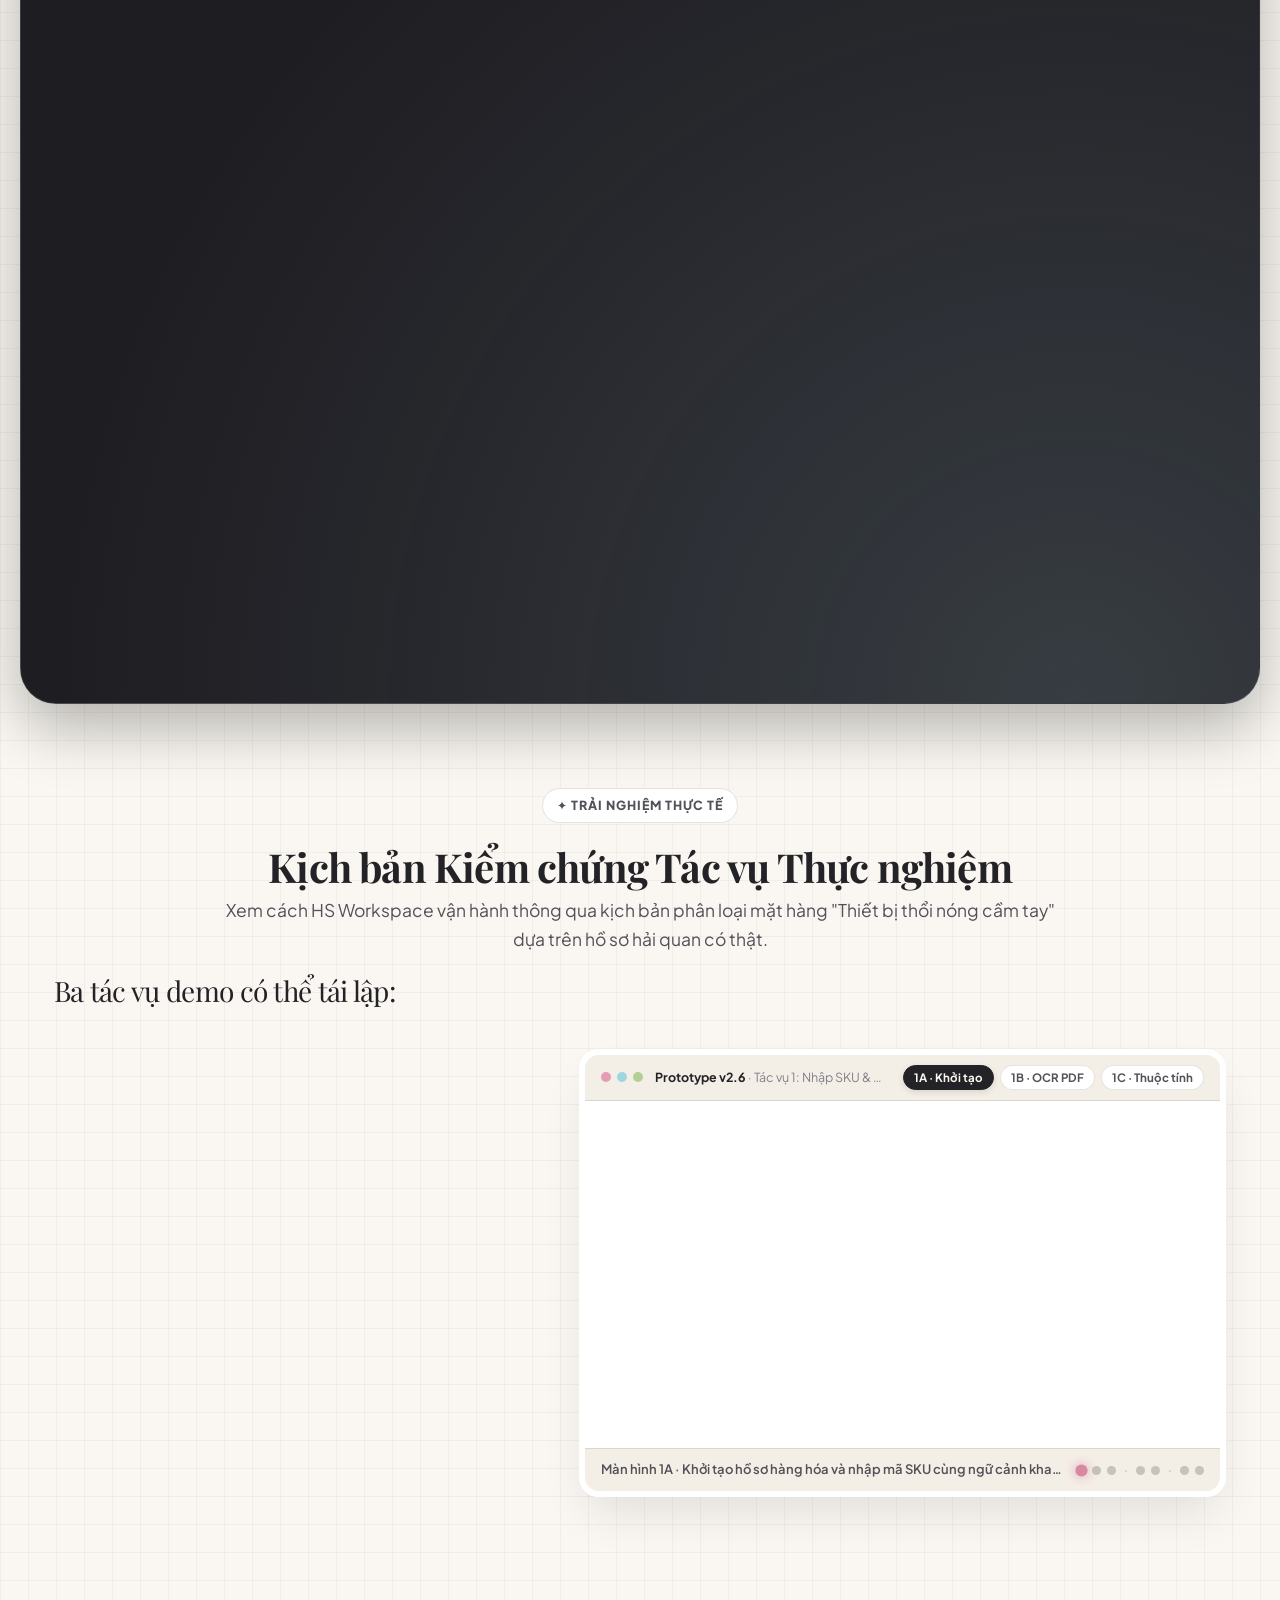
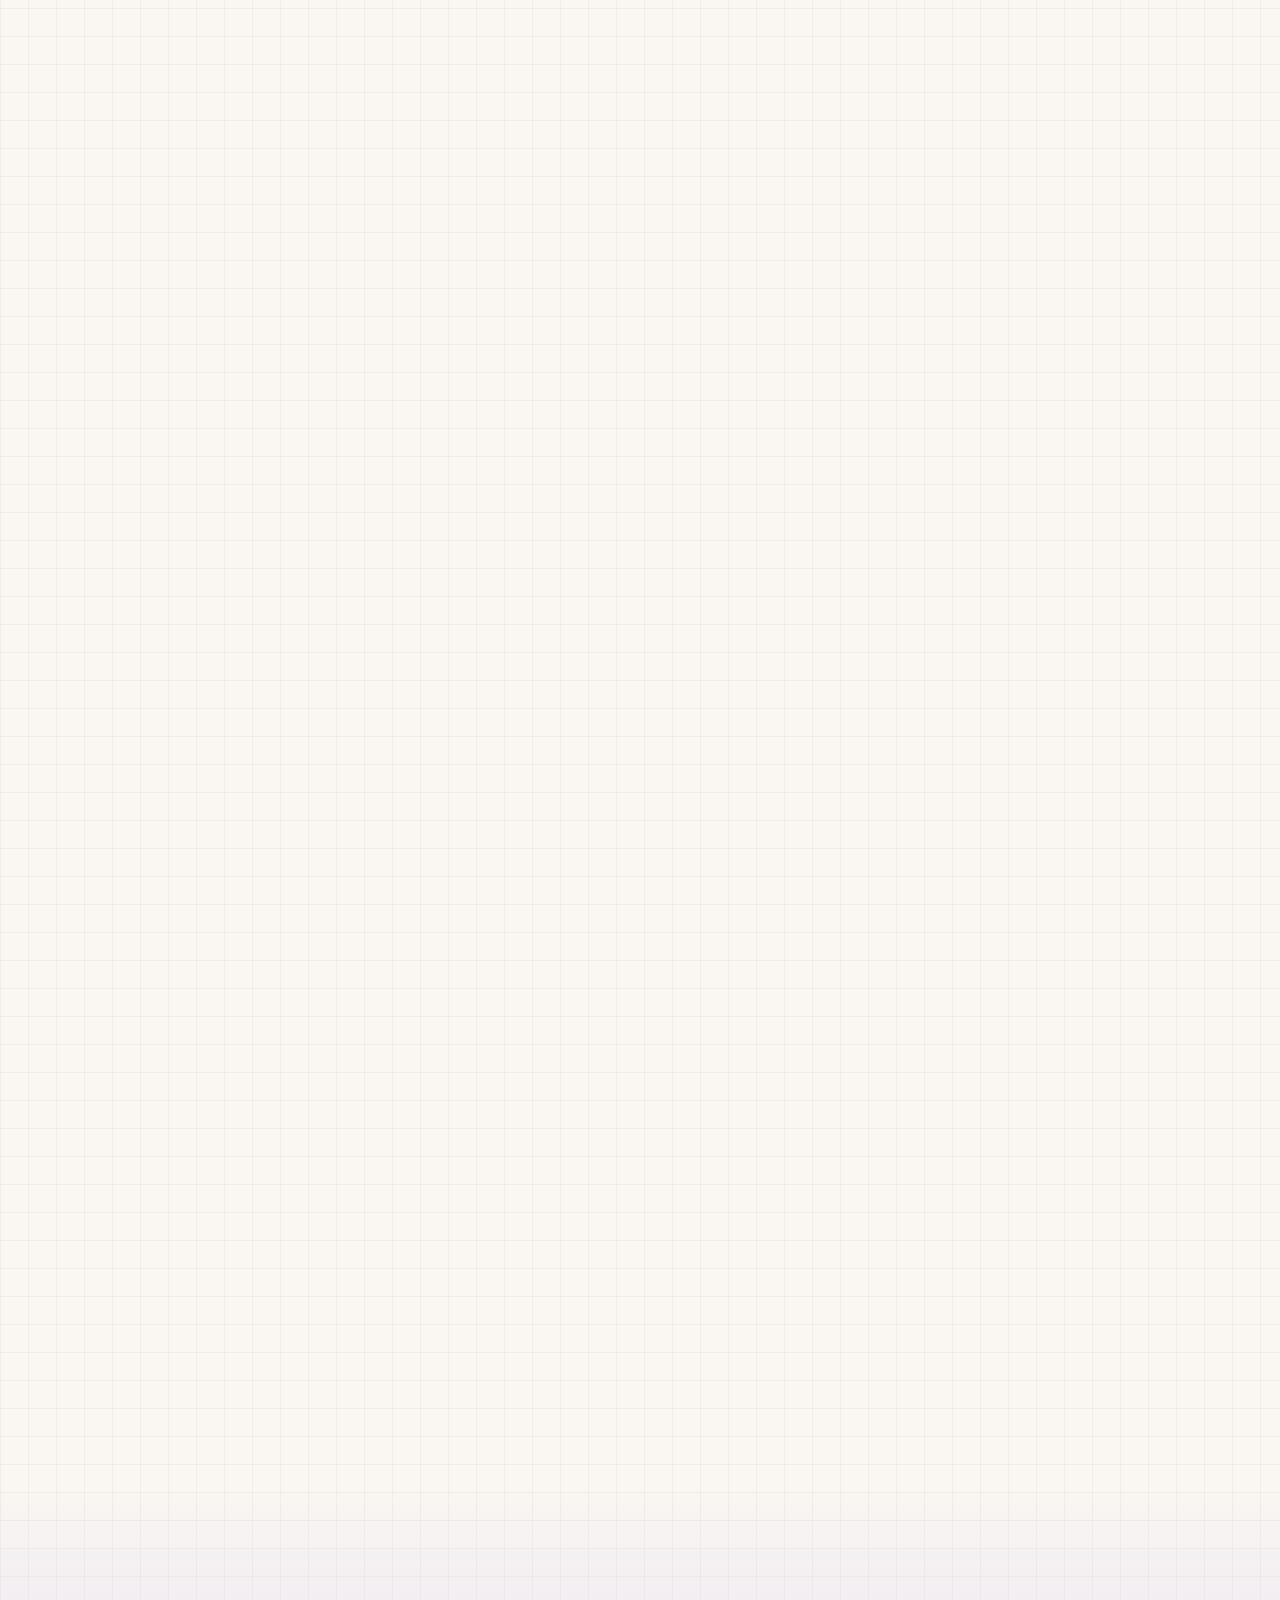
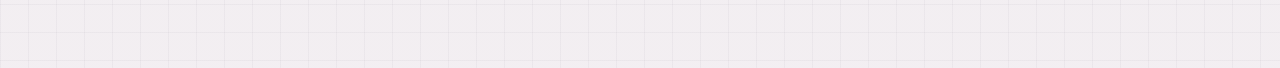
<file: giai-phap.html>
<!doctype html>
<html lang="vi">
<head>
<meta charset="utf-8">
<meta http-equiv="refresh" content="0; url=product.html">
<meta name="viewport" content="width=device-width, initial-scale=1, viewport-fit=cover">
<title>Chuyển hướng đến Trang Sản phẩm – HS Workspace</title>
<link rel="canonical" href="product.html">
<link rel="stylesheet" href="assets/style.css">
</head>
<body style="display:grid;place-items:center;min-height:100vh;text-align:center;padding:24px">
<div>
 <h2>Đang chuyển hướng đến trang Giới thiệu Sản phẩm...</h2>
 <p>Nếu trình duyệt không tự chuyển, vui lòng <a href="product.html" style="font-weight:700">bấm vào đây để xem trang Sản phẩm HS Workspace</a>.</p>
</div>
</body>
</html>
</file>
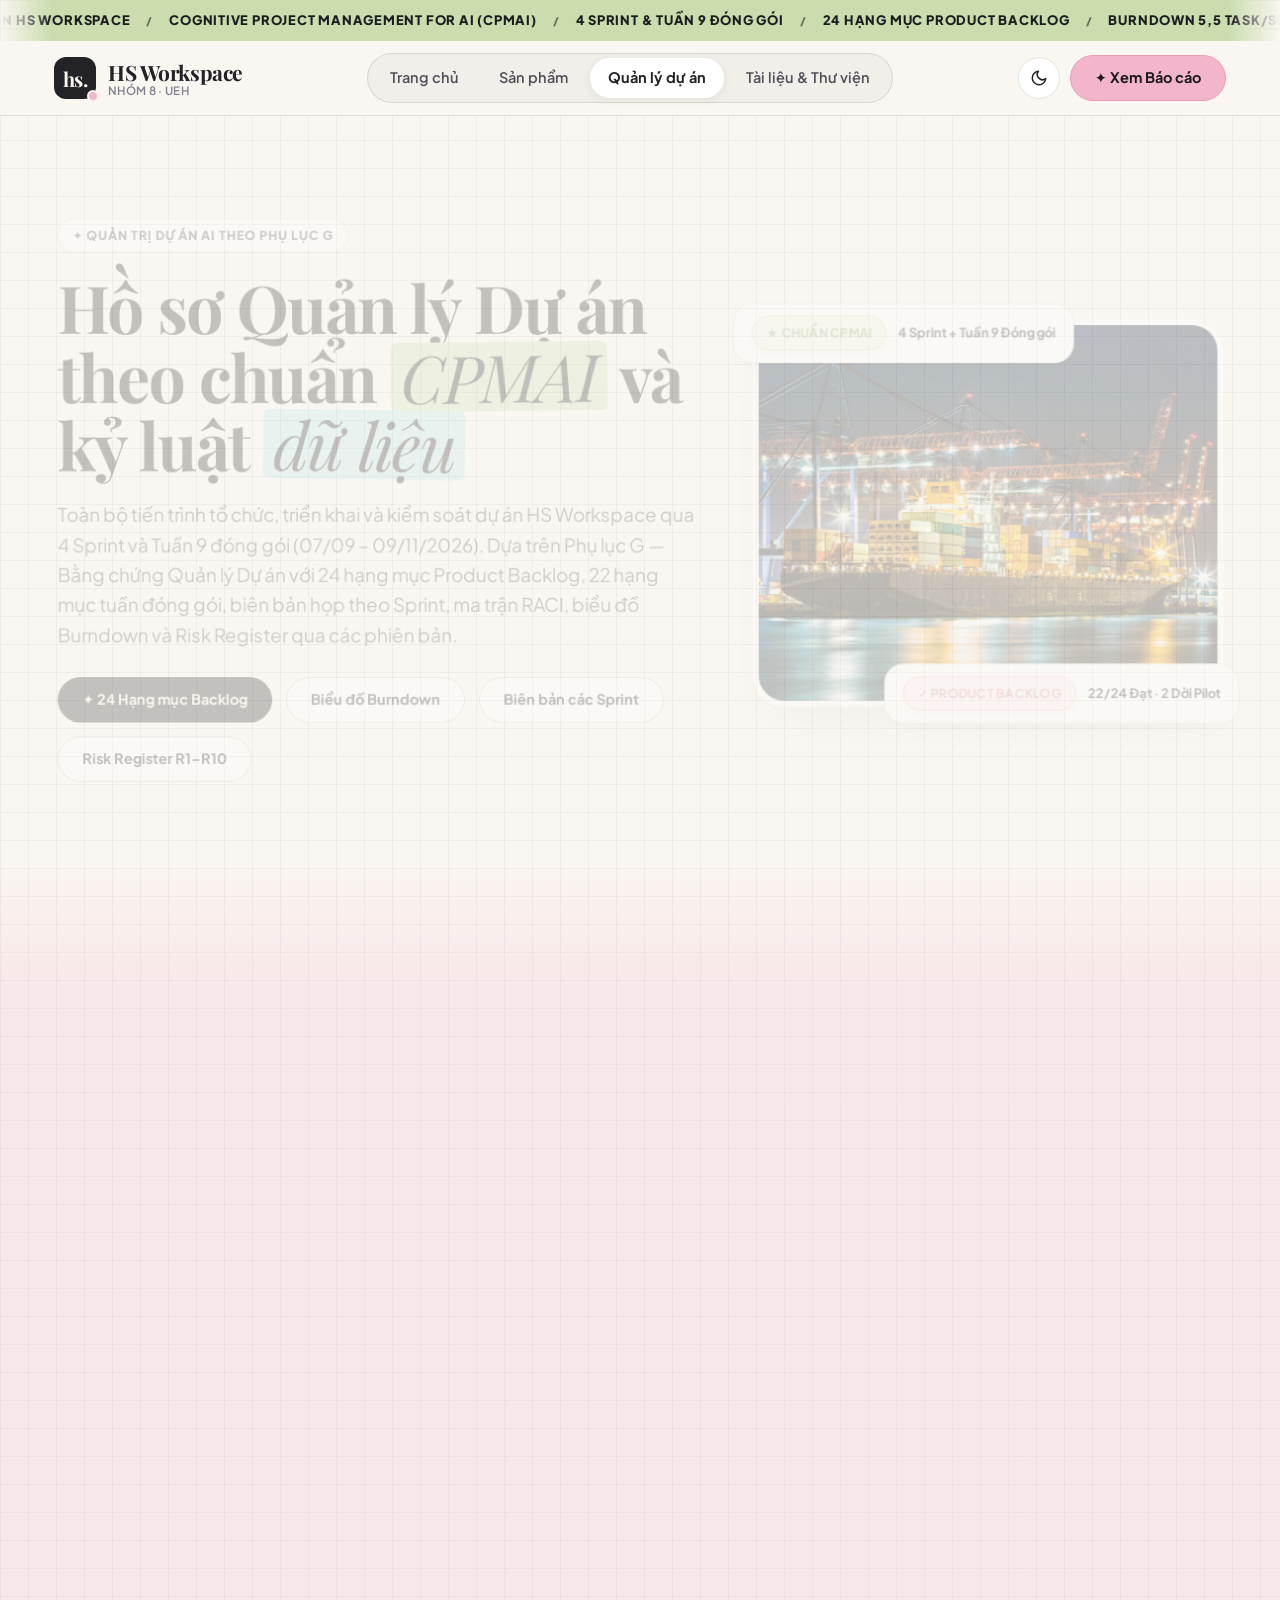
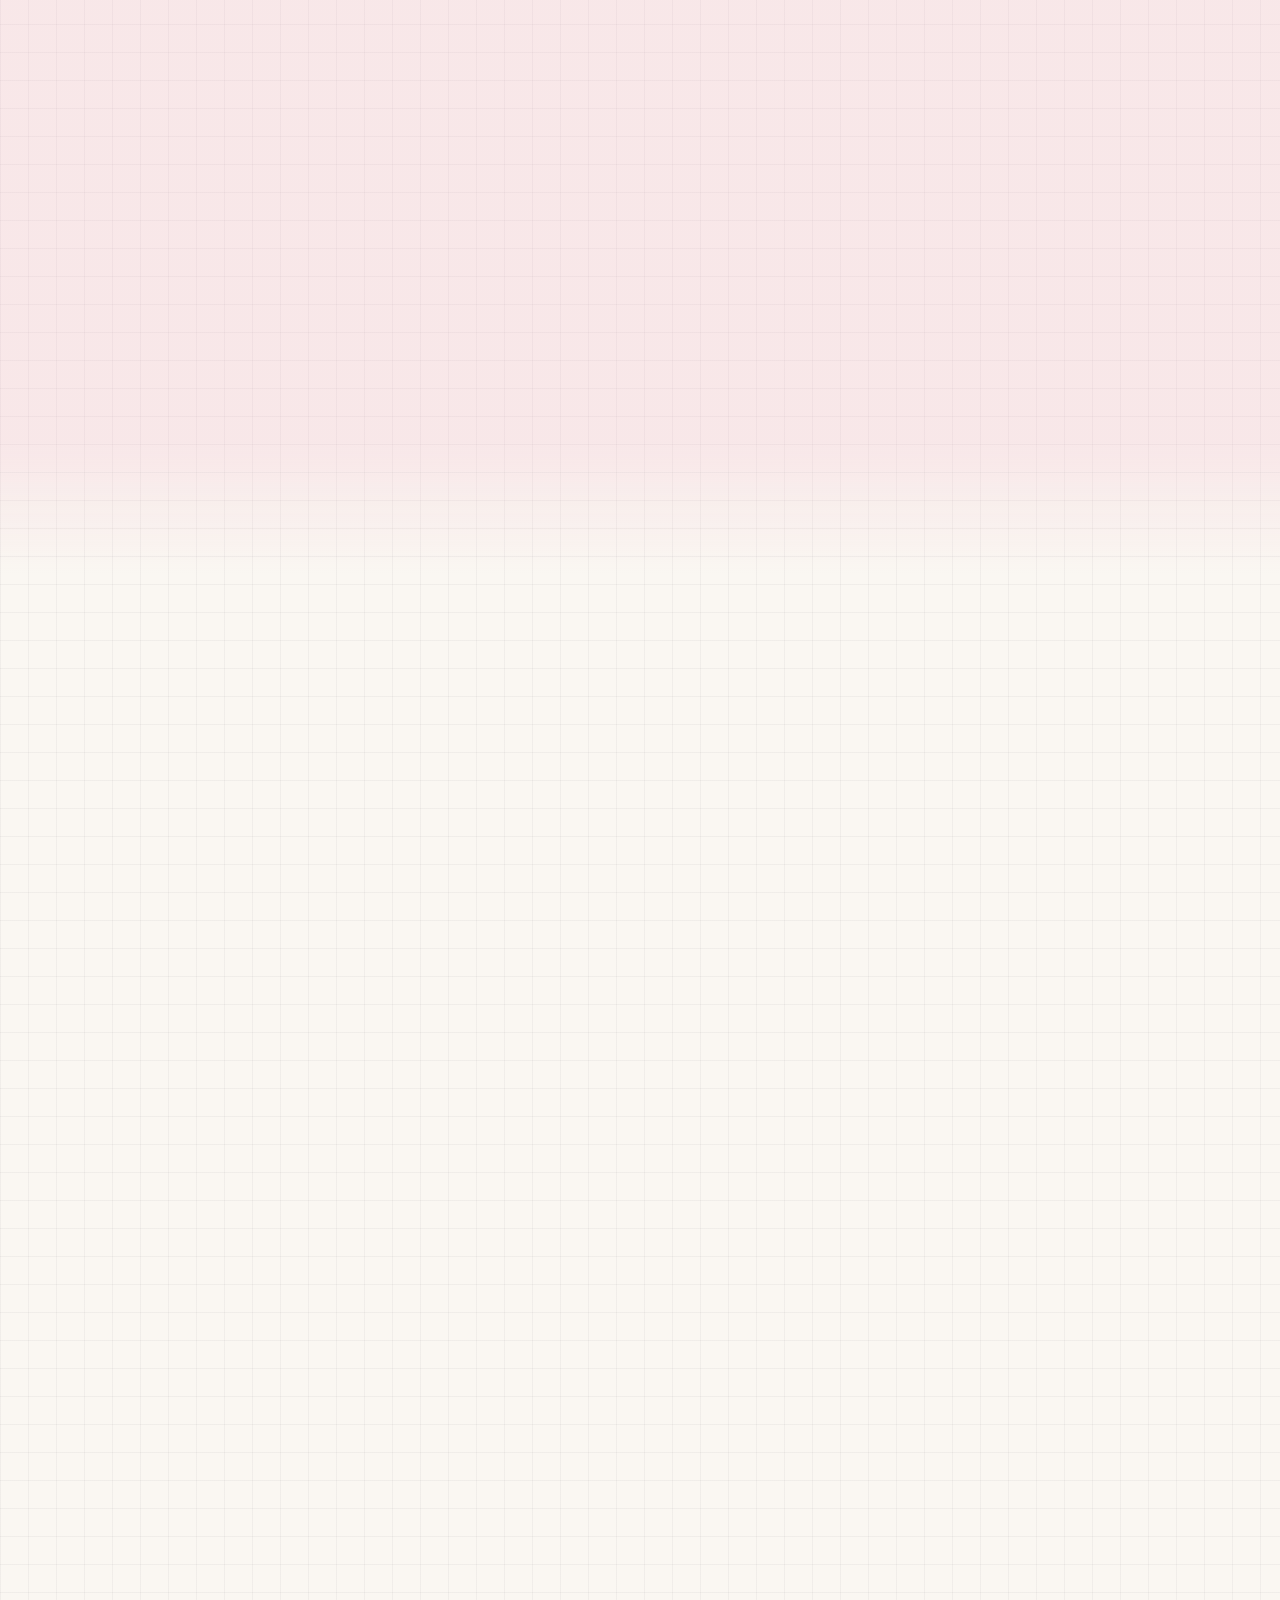
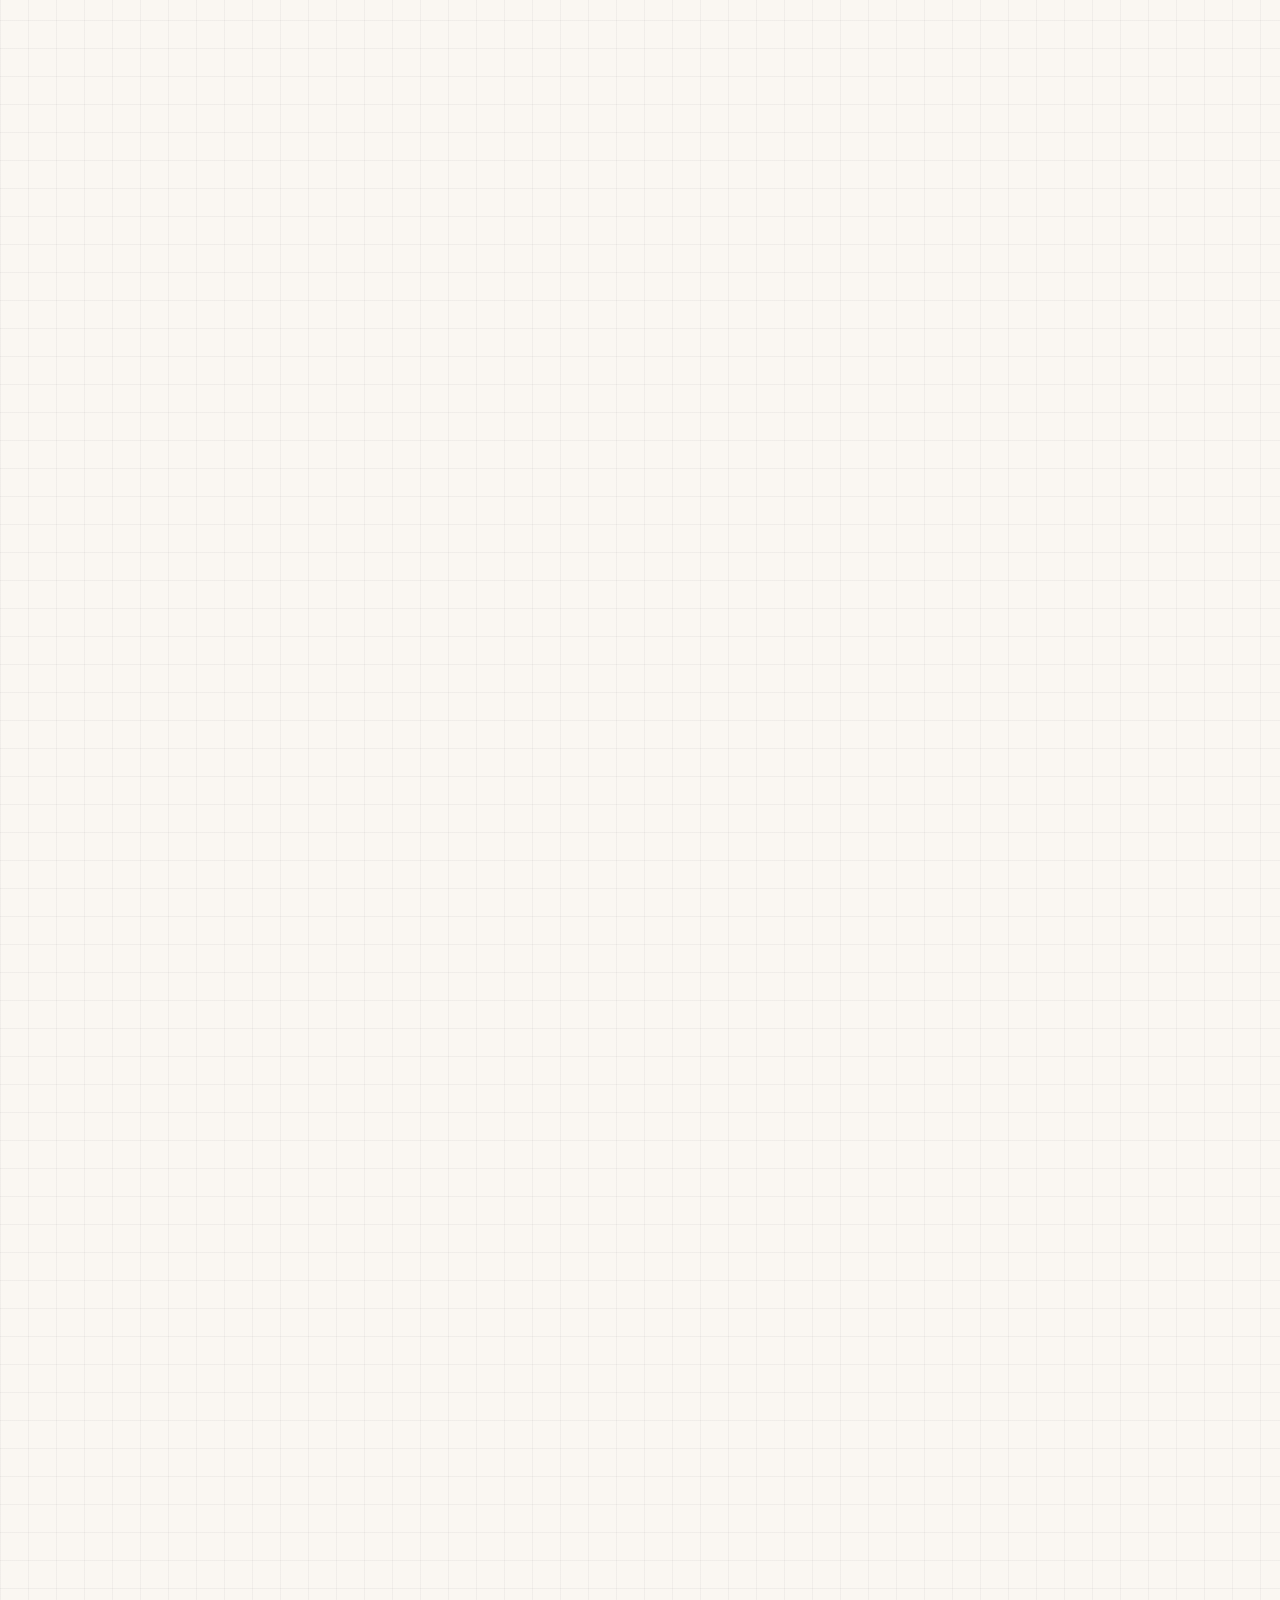
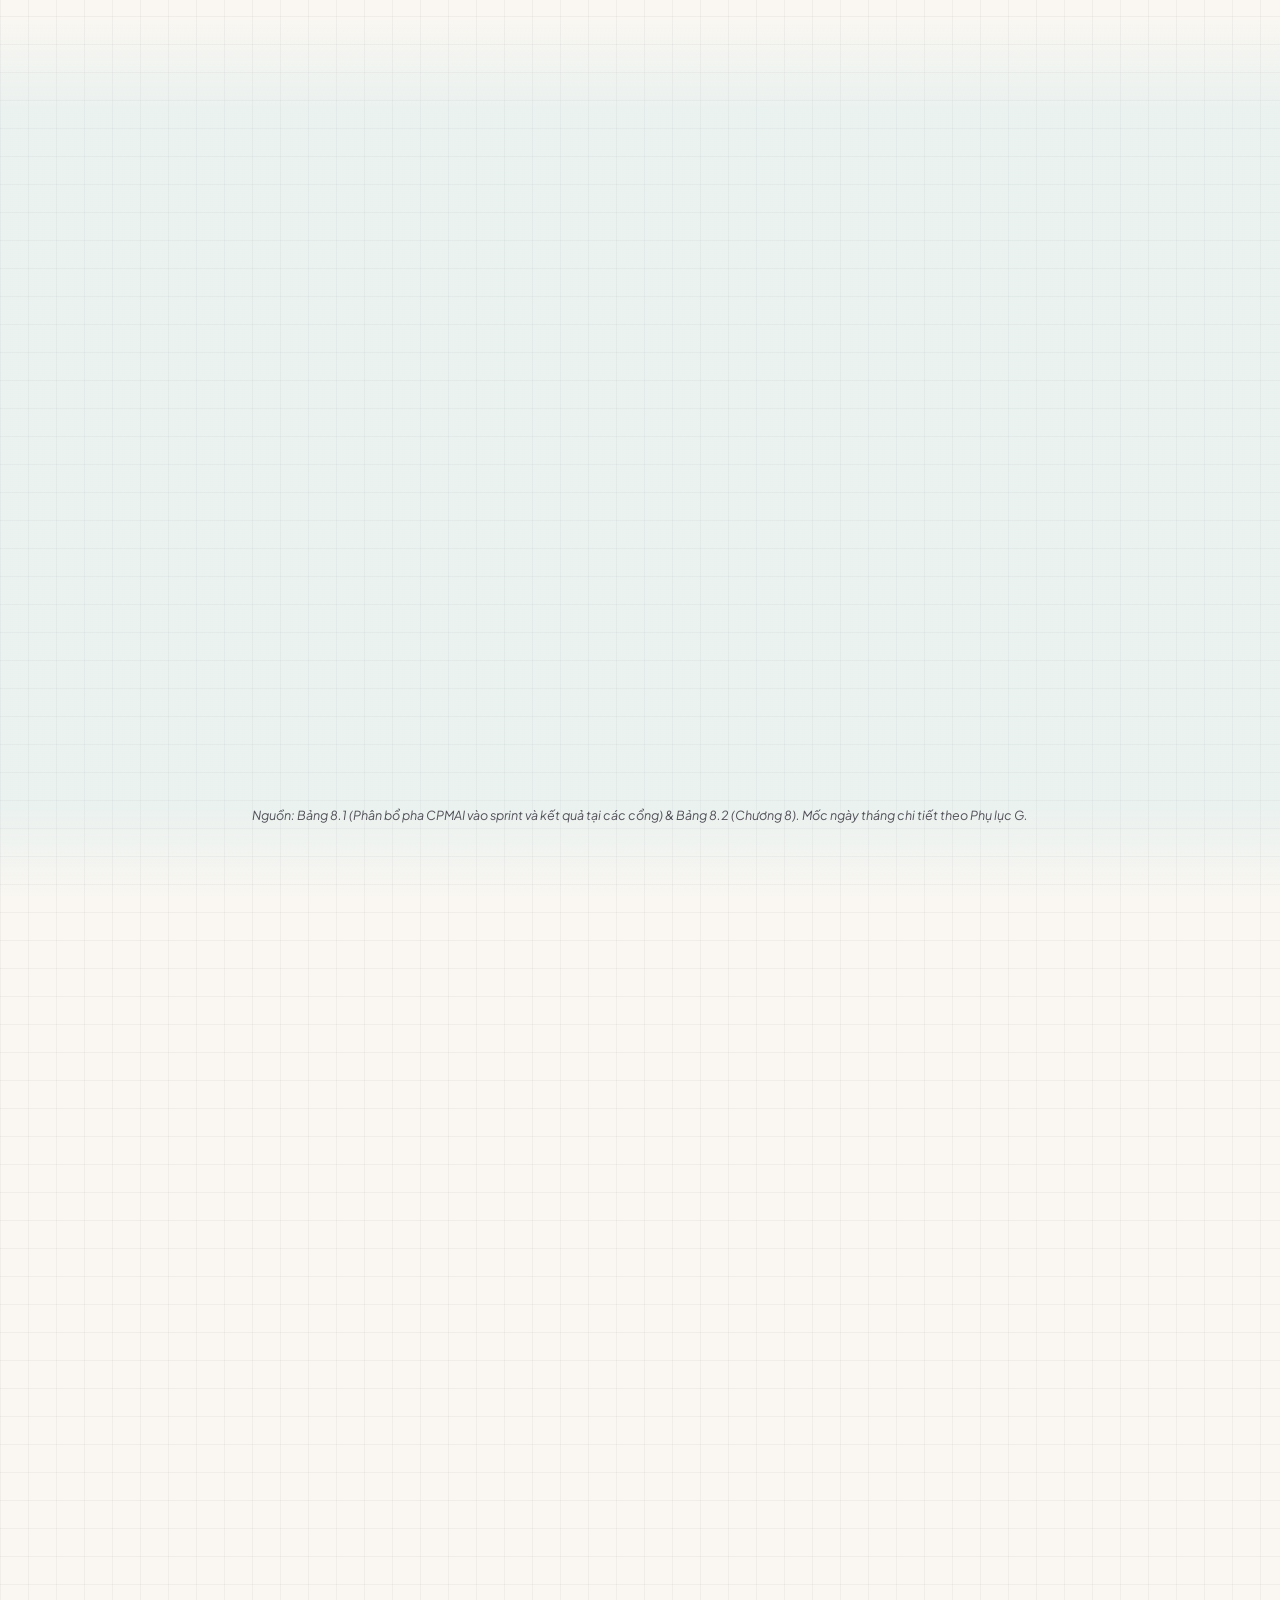
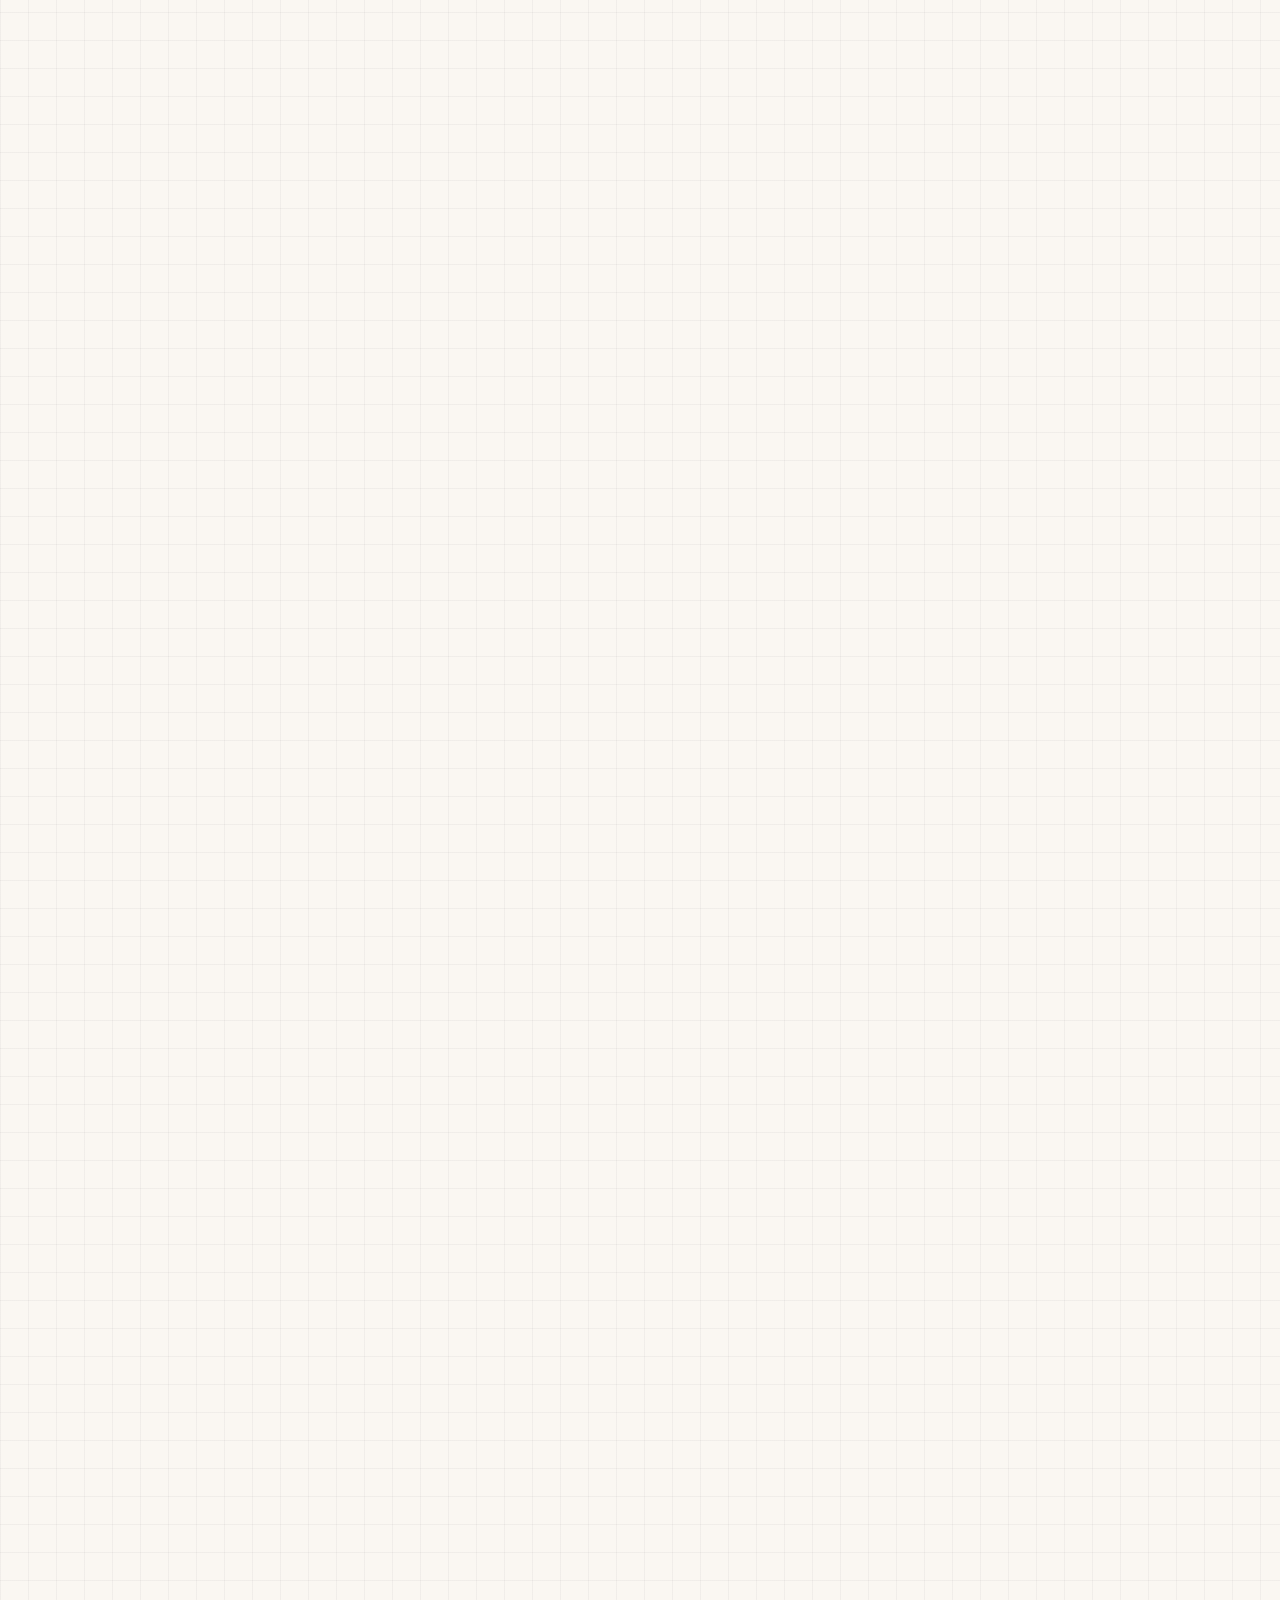
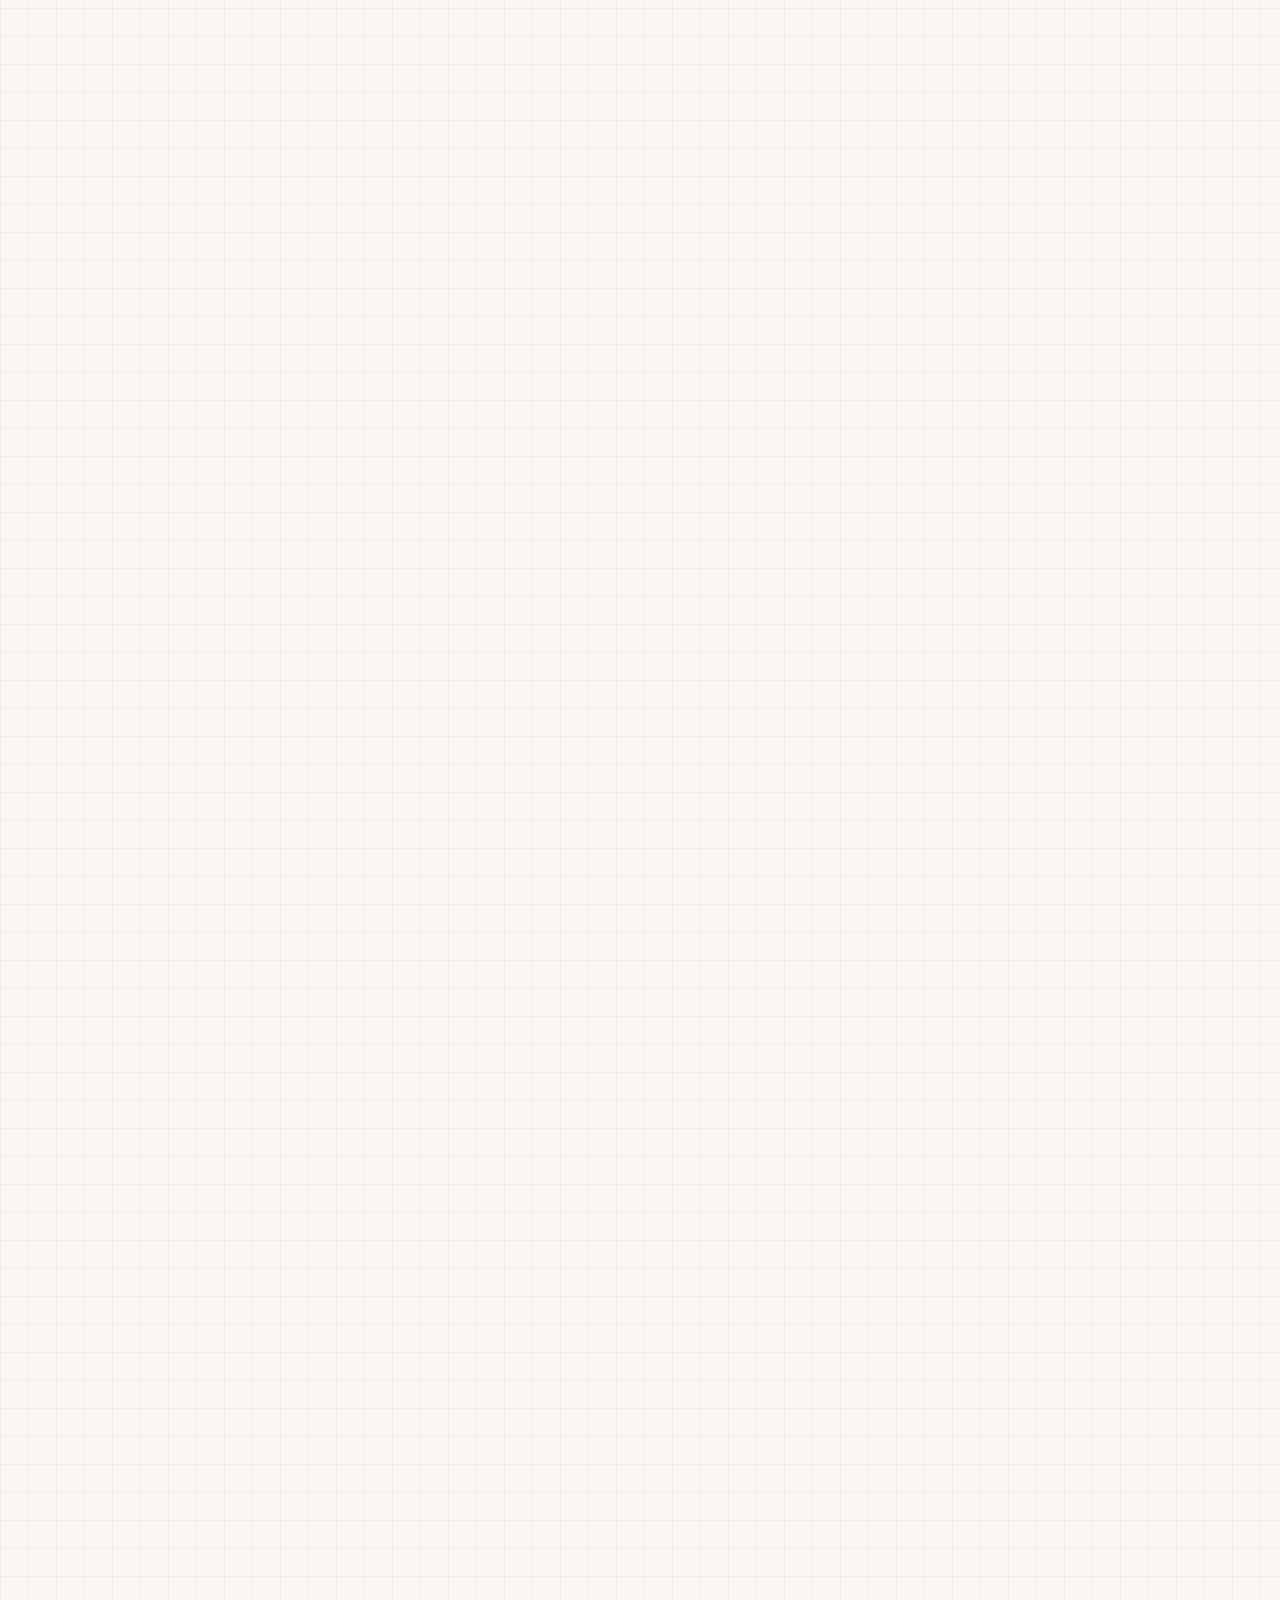
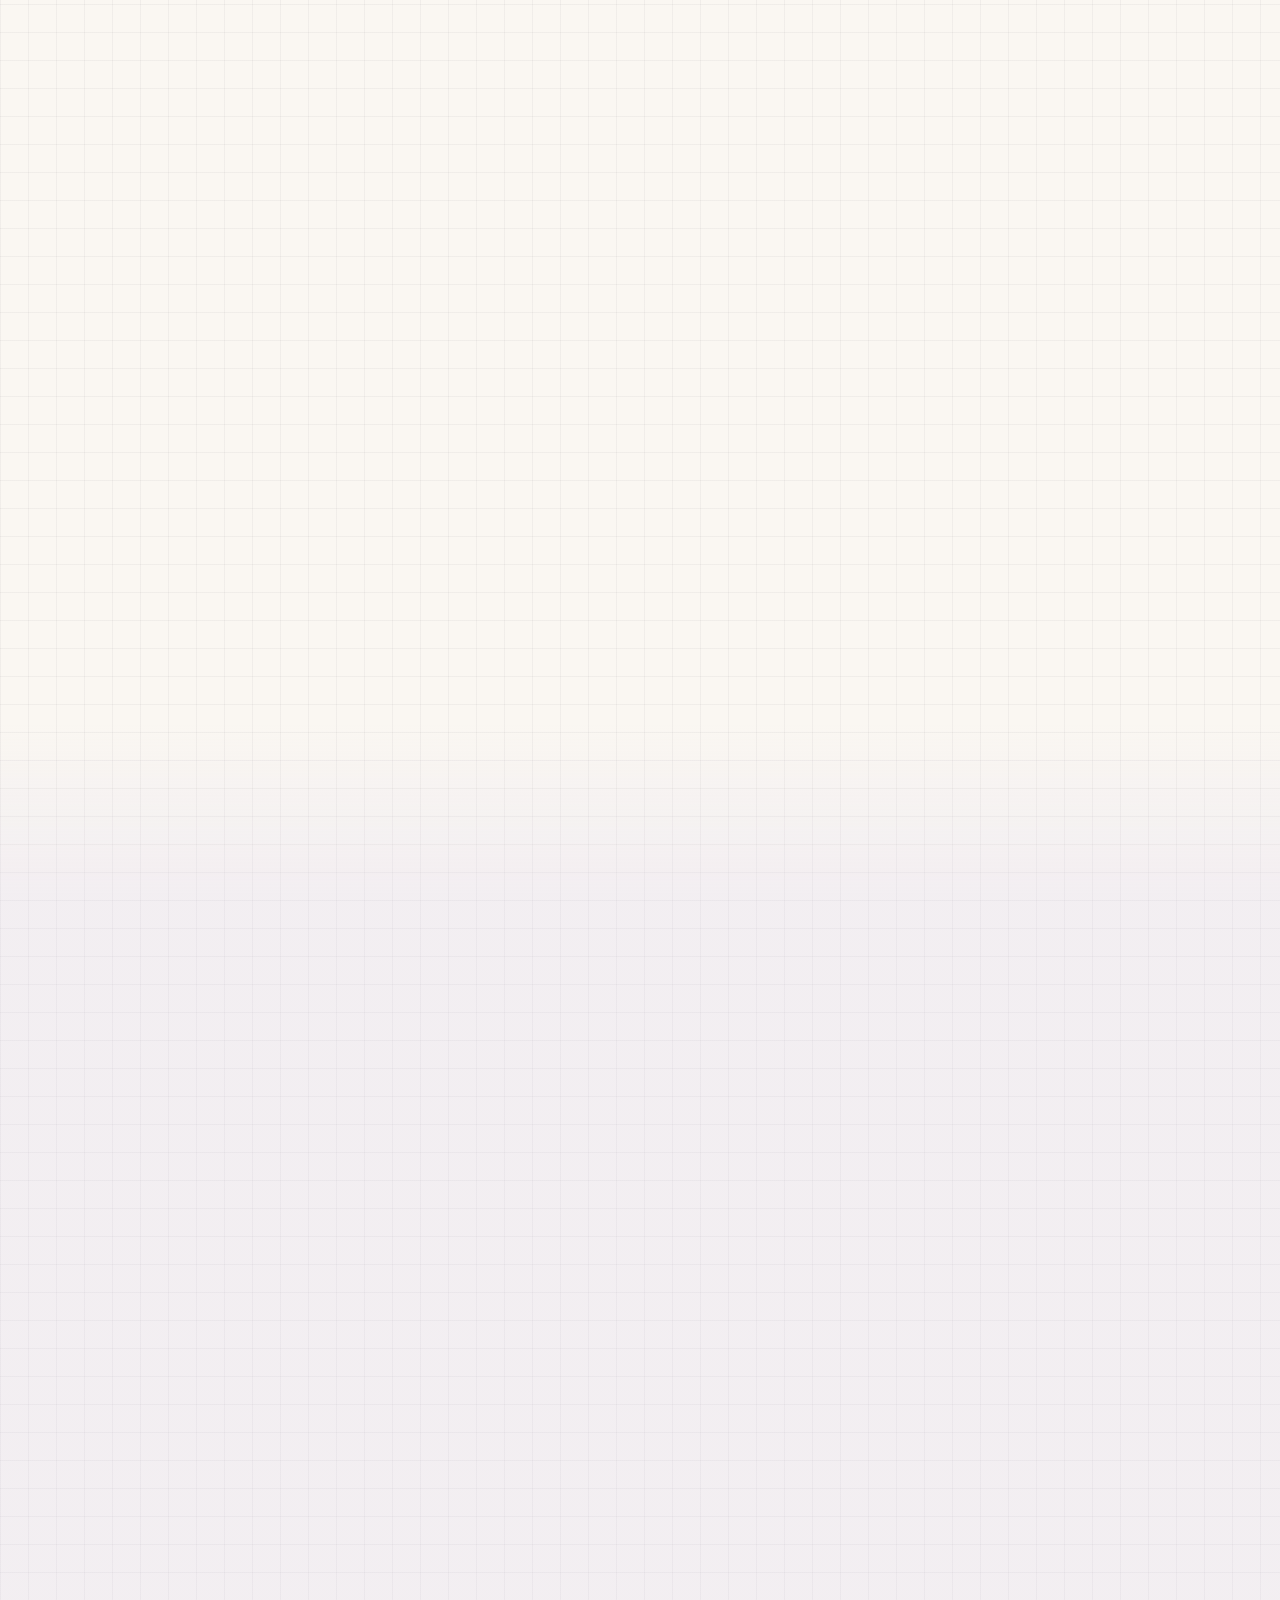
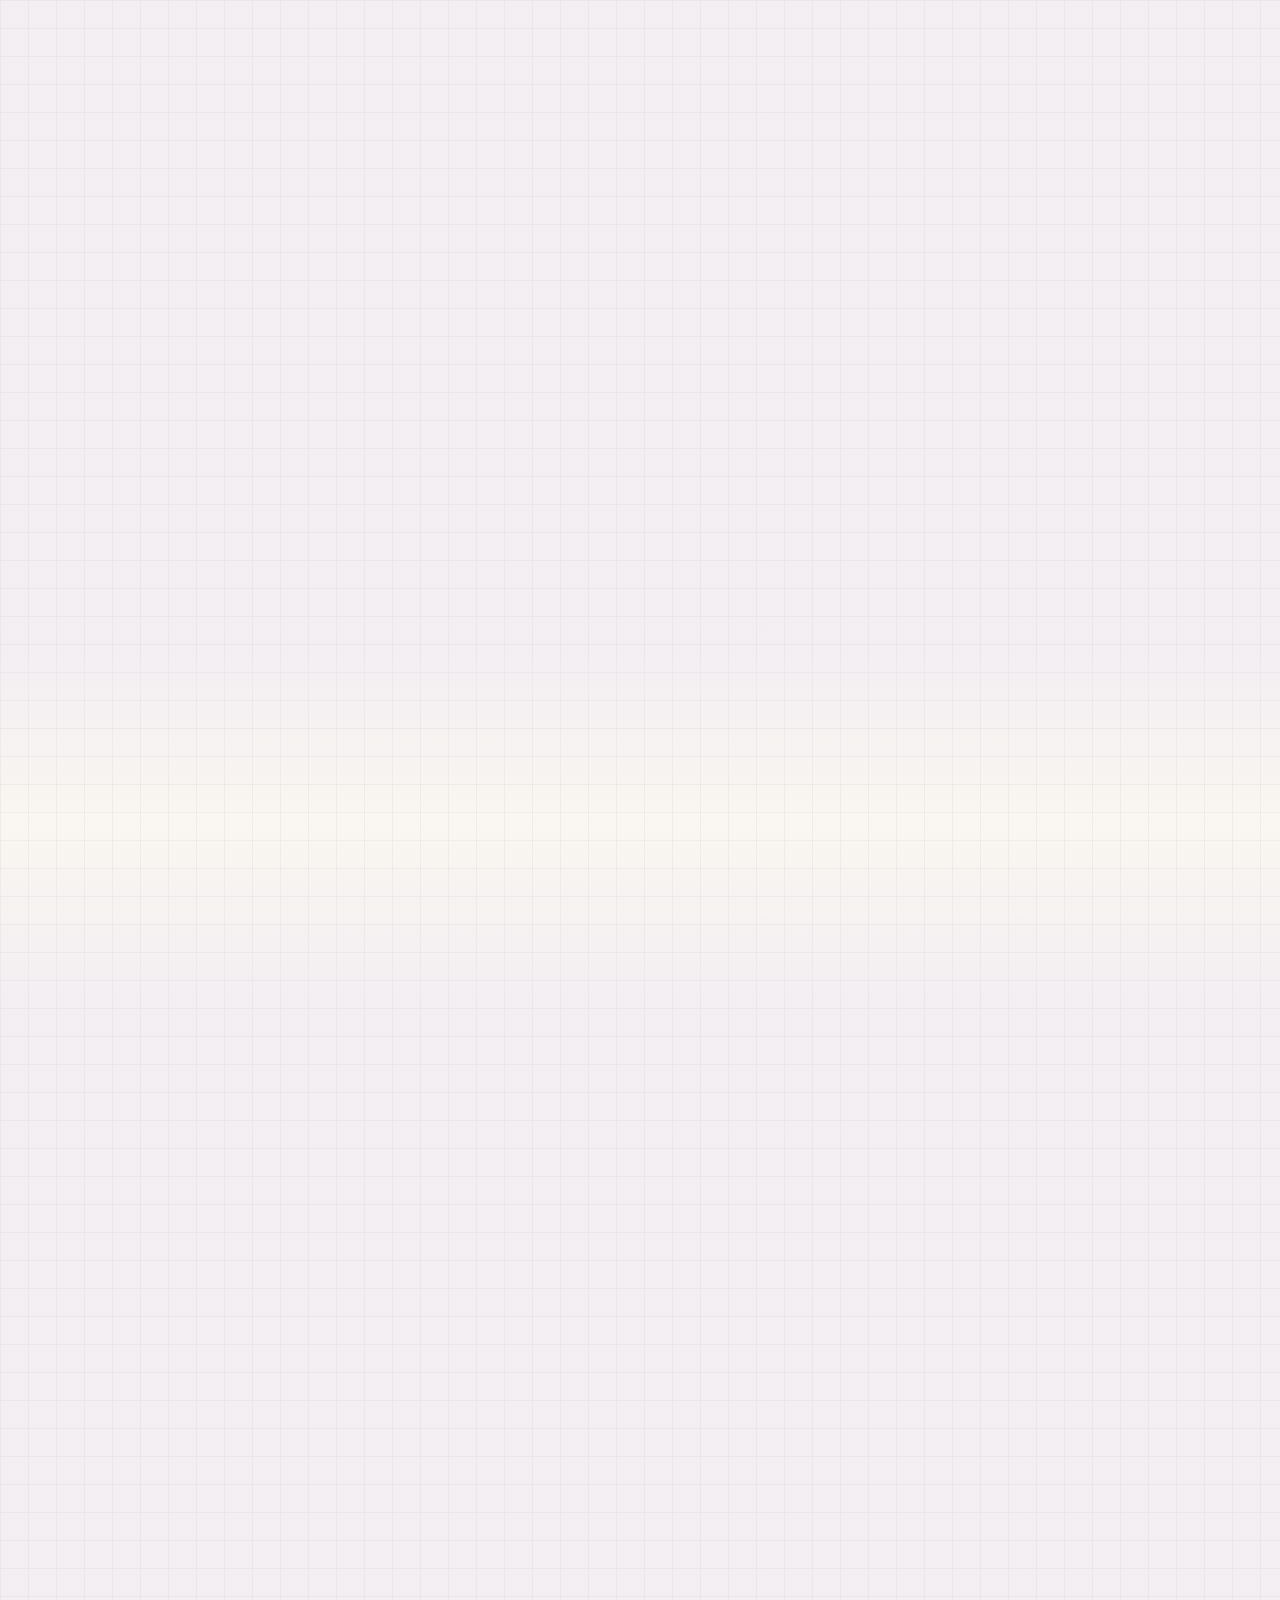
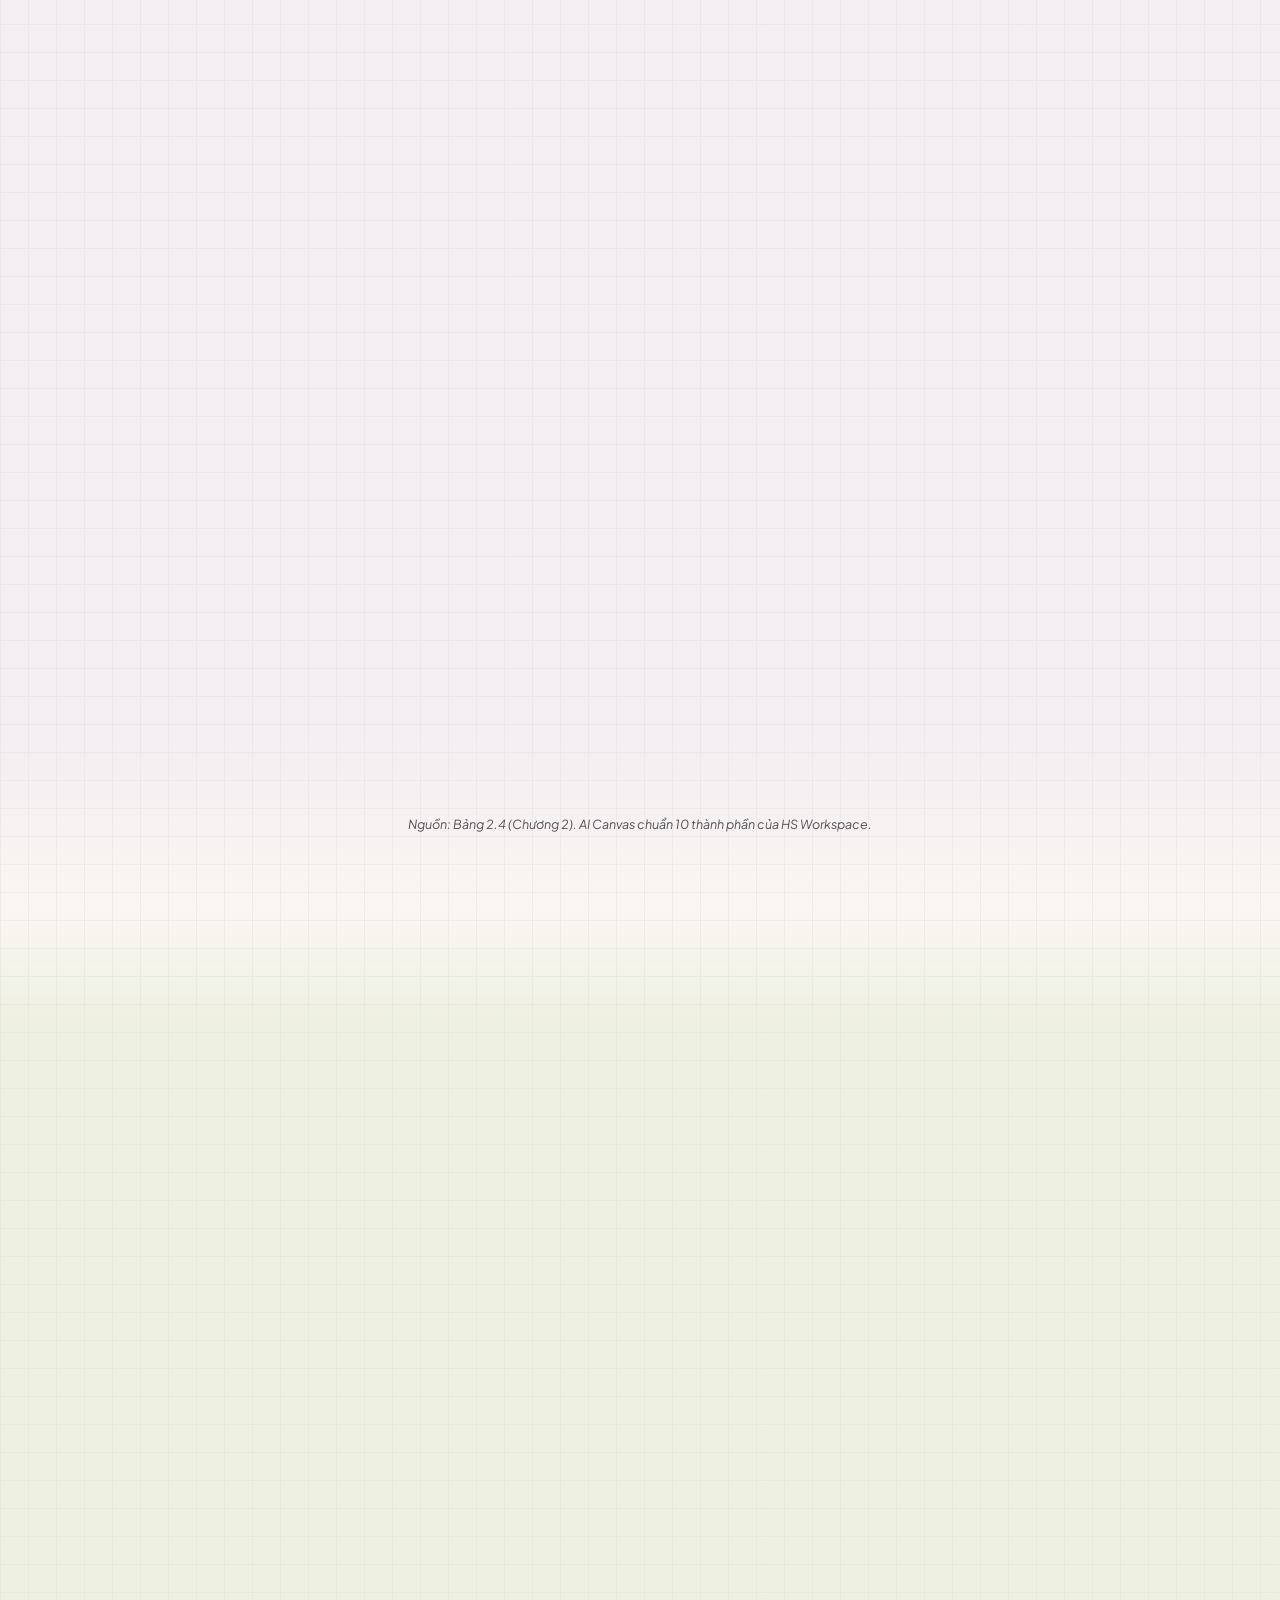
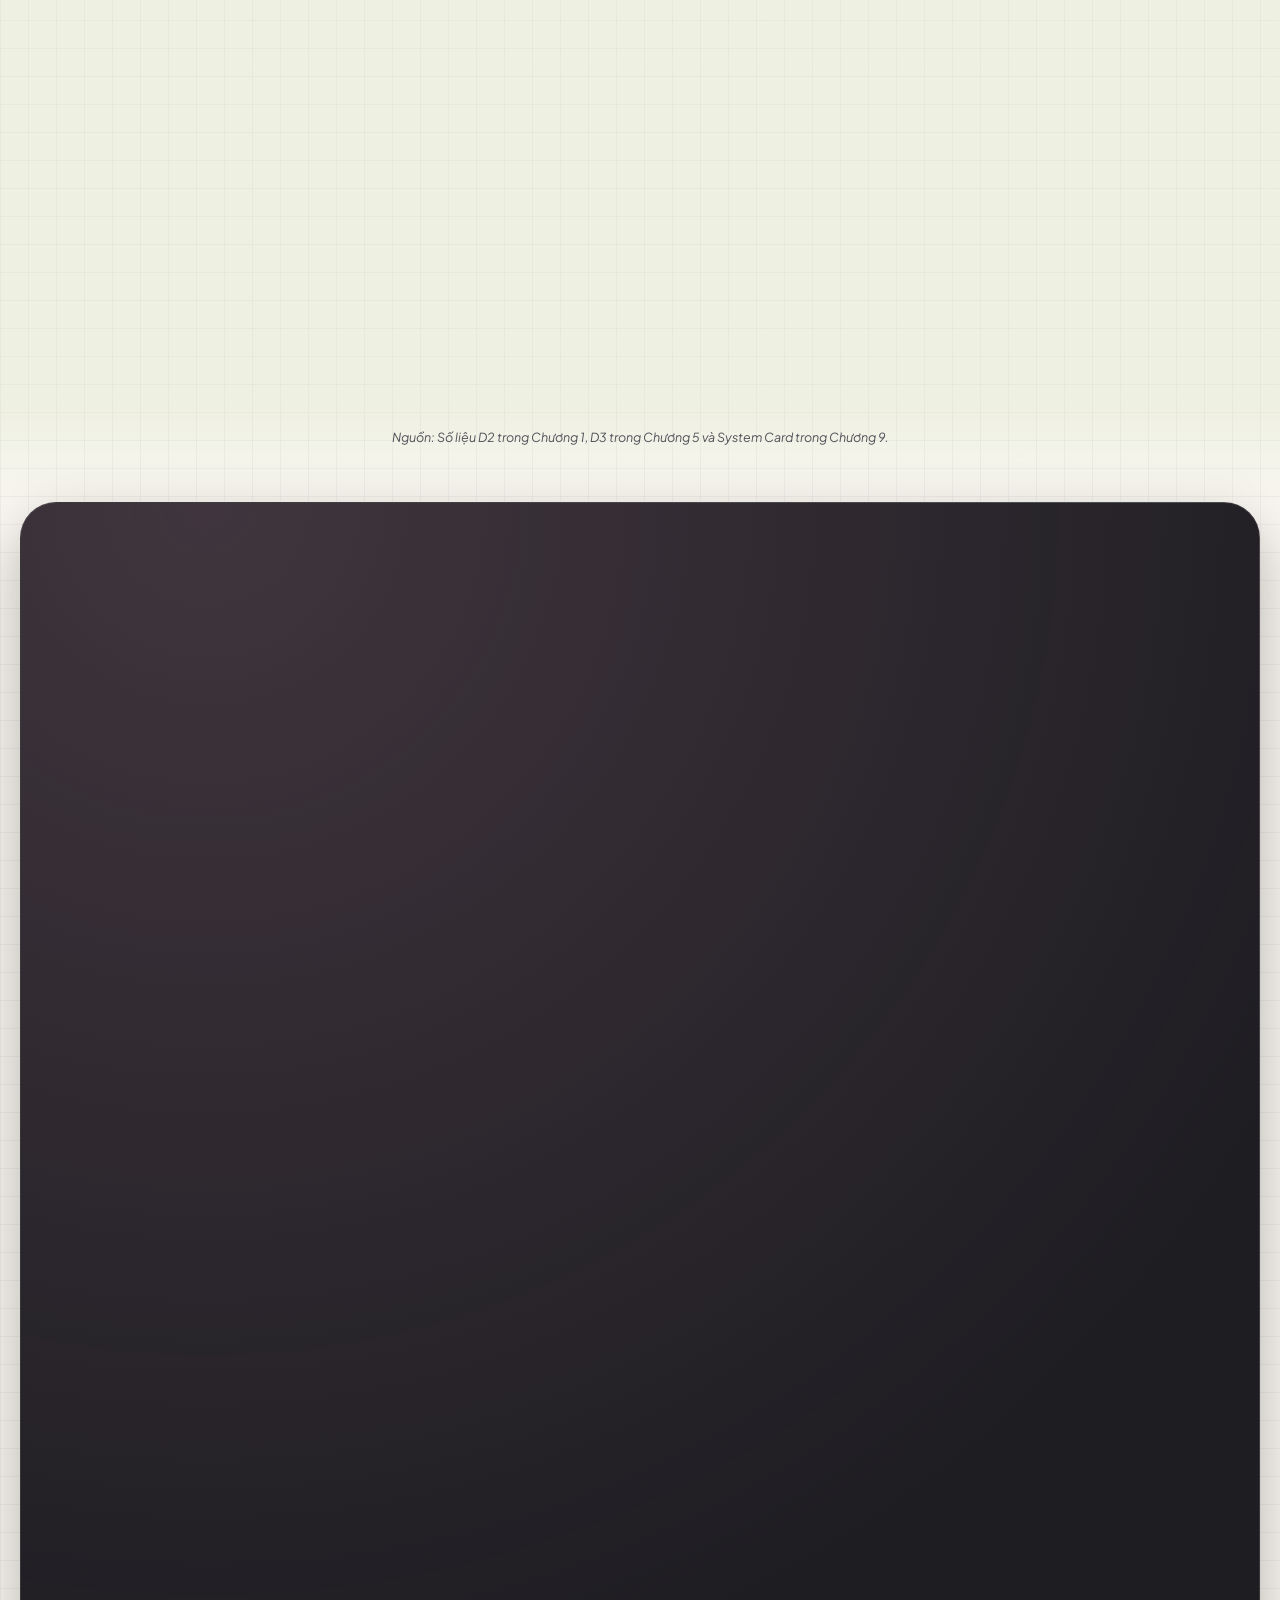
<file: lo-trinh.html>
<!doctype html>
<html lang="vi">
<head>
<meta charset="utf-8">
<meta http-equiv="refresh" content="0; url=project-management.html#timeline">
<meta name="viewport" content="width=device-width, initial-scale=1, viewport-fit=cover">
<title>Chuyển hướng đến Lộ trình CPMAI & Backlog – HS Workspace</title>
<link rel="canonical" href="project-management.html#timeline">
<link rel="stylesheet" href="assets/style.css">
</head>
<body style="display:grid;place-items:center;min-height:100vh;text-align:center;padding:24px">
<div>
 <h2>Đang chuyển hướng đến Lộ trình 8 tuần CPMAI & Backlog...</h2>
 <p>Nếu trình duyệt không tự chuyển, vui lòng <a href="project-management.html#timeline" style="font-weight:700">bấm vào đây để xem Lộ trình dự án</a>.</p>
</div>
</body>
</html>
</file>
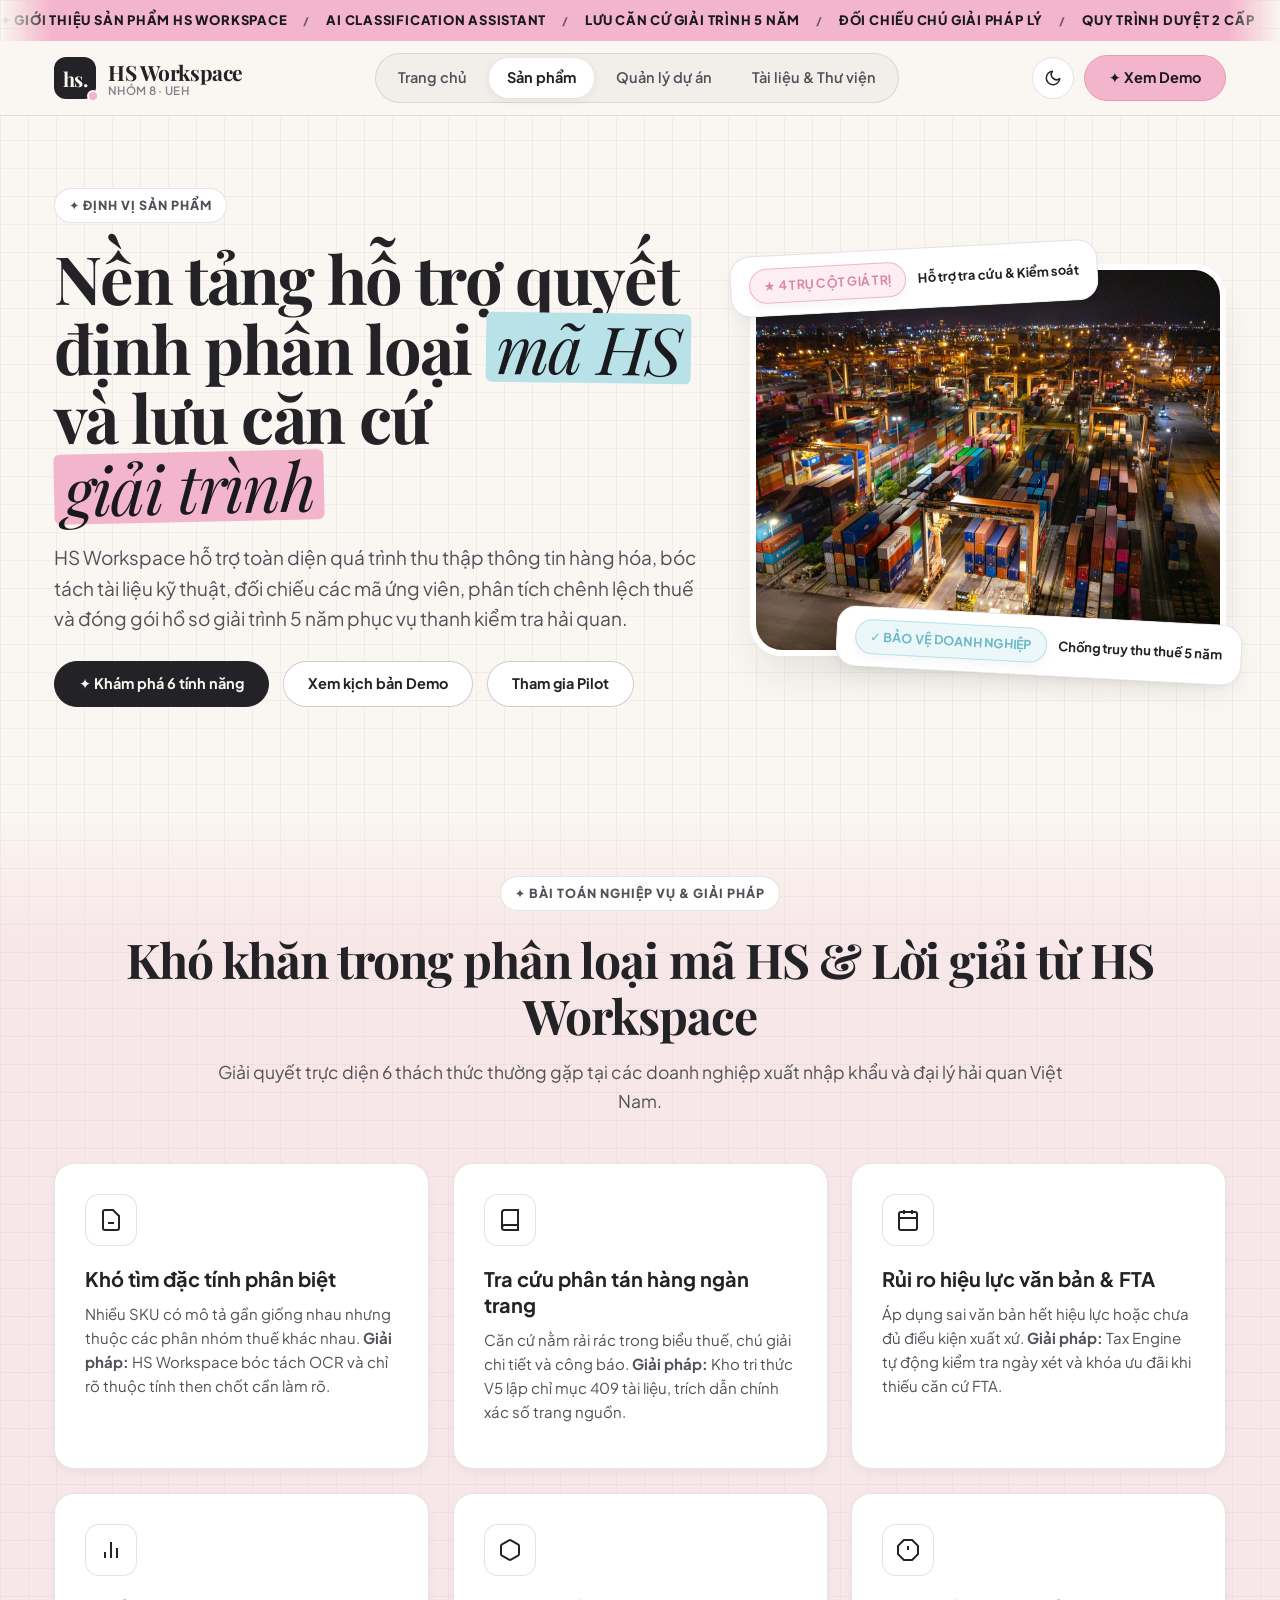
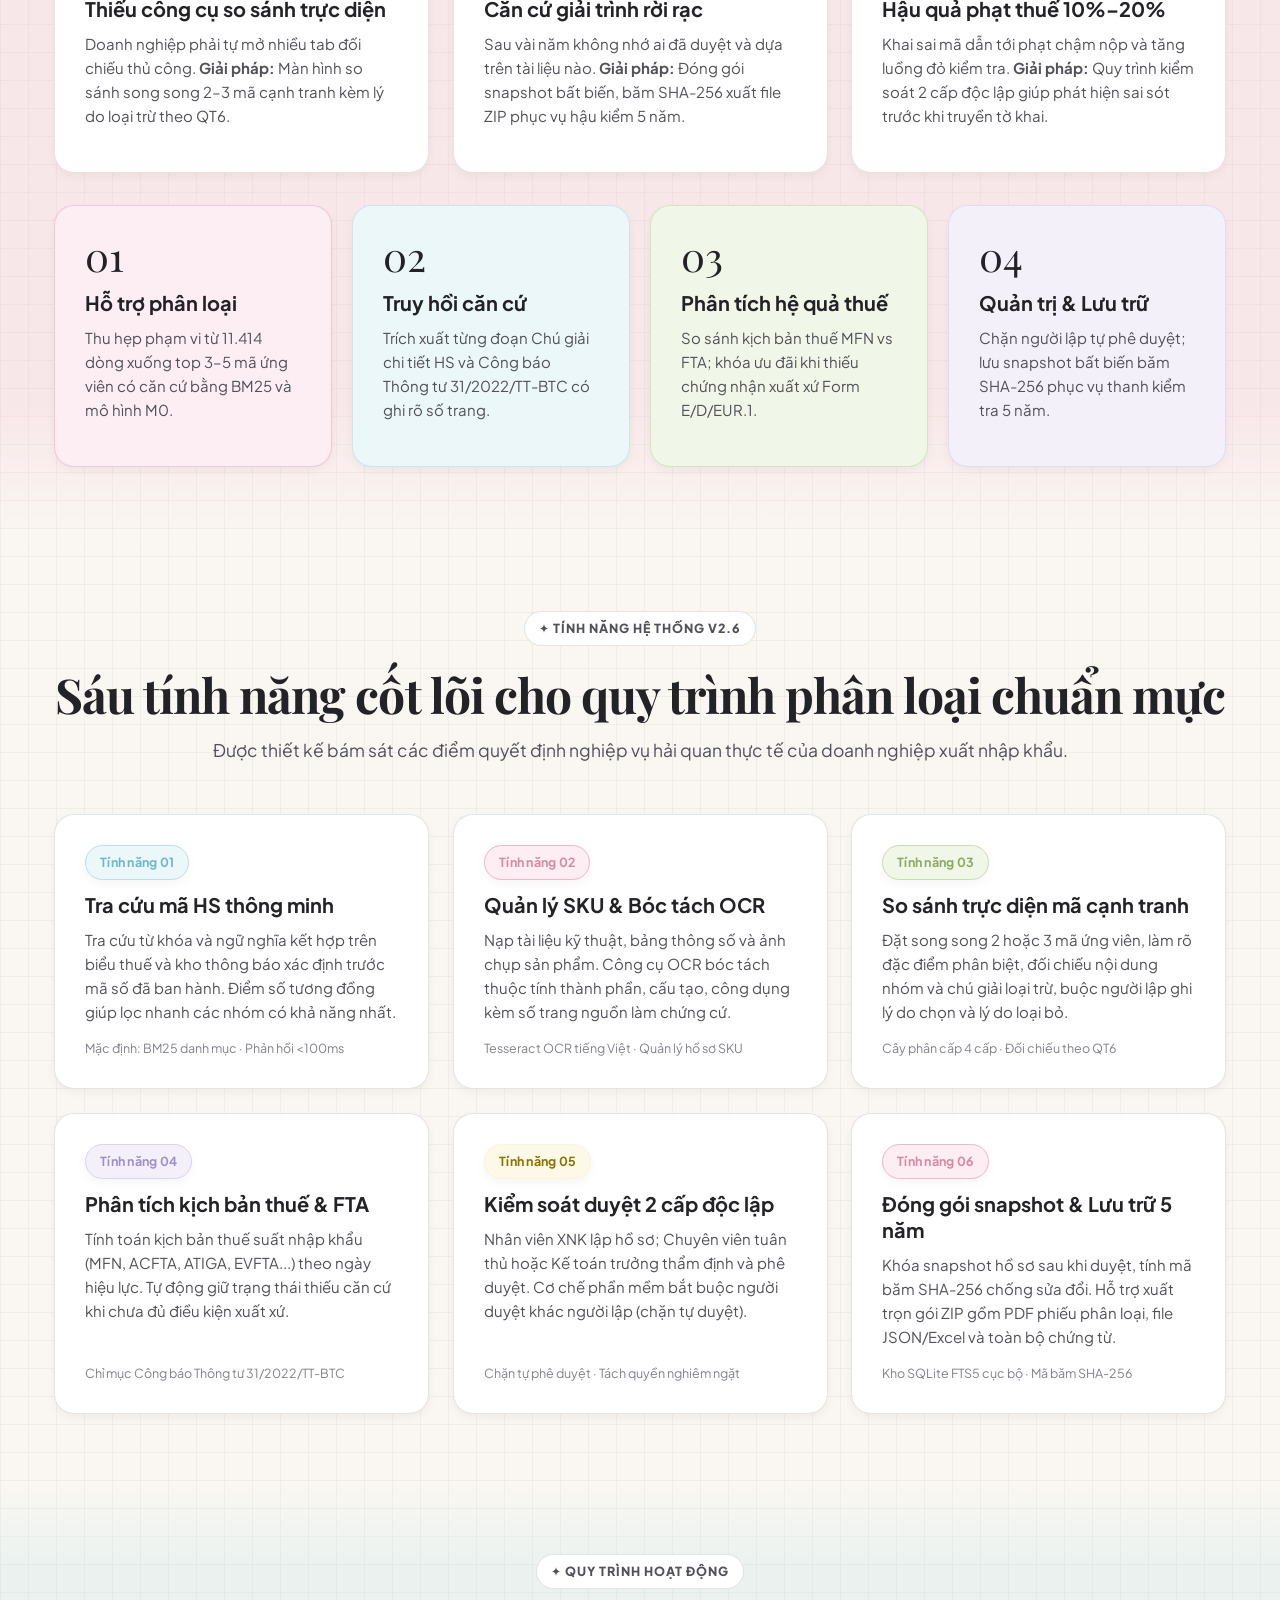
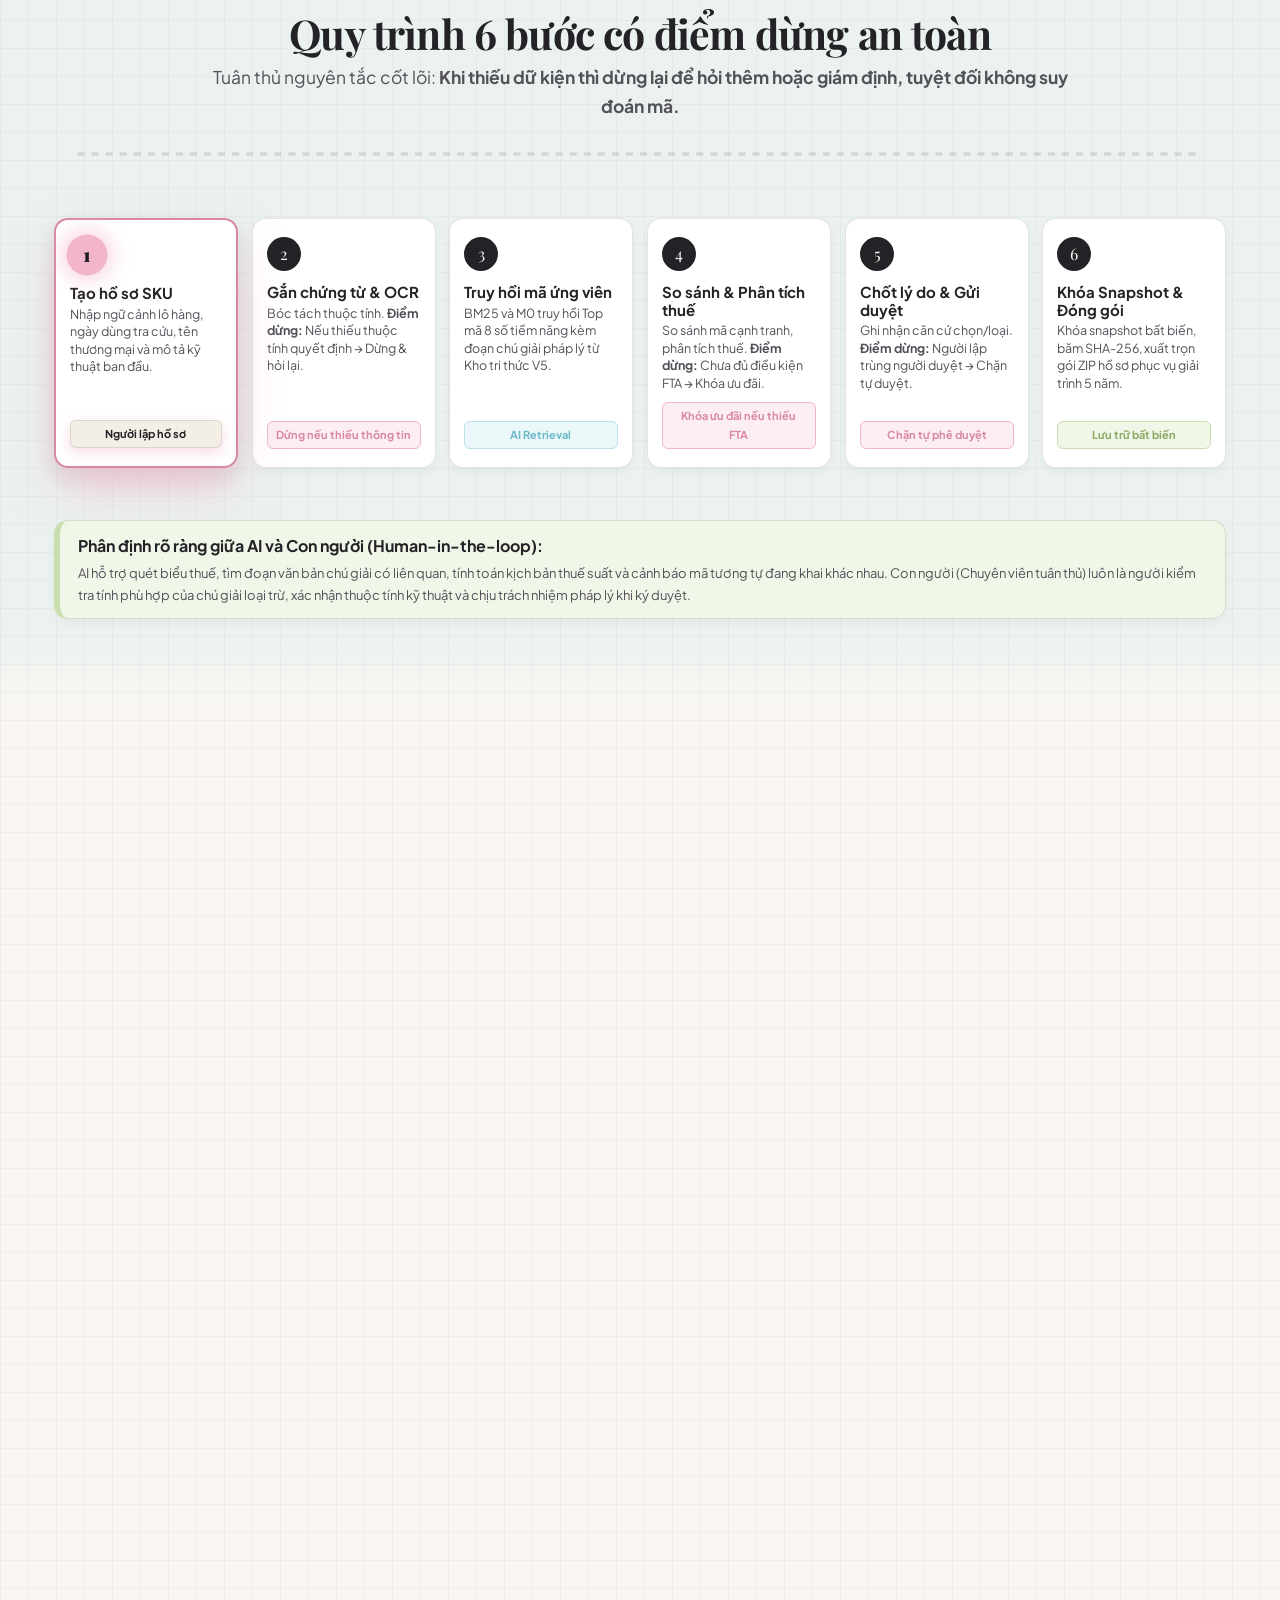
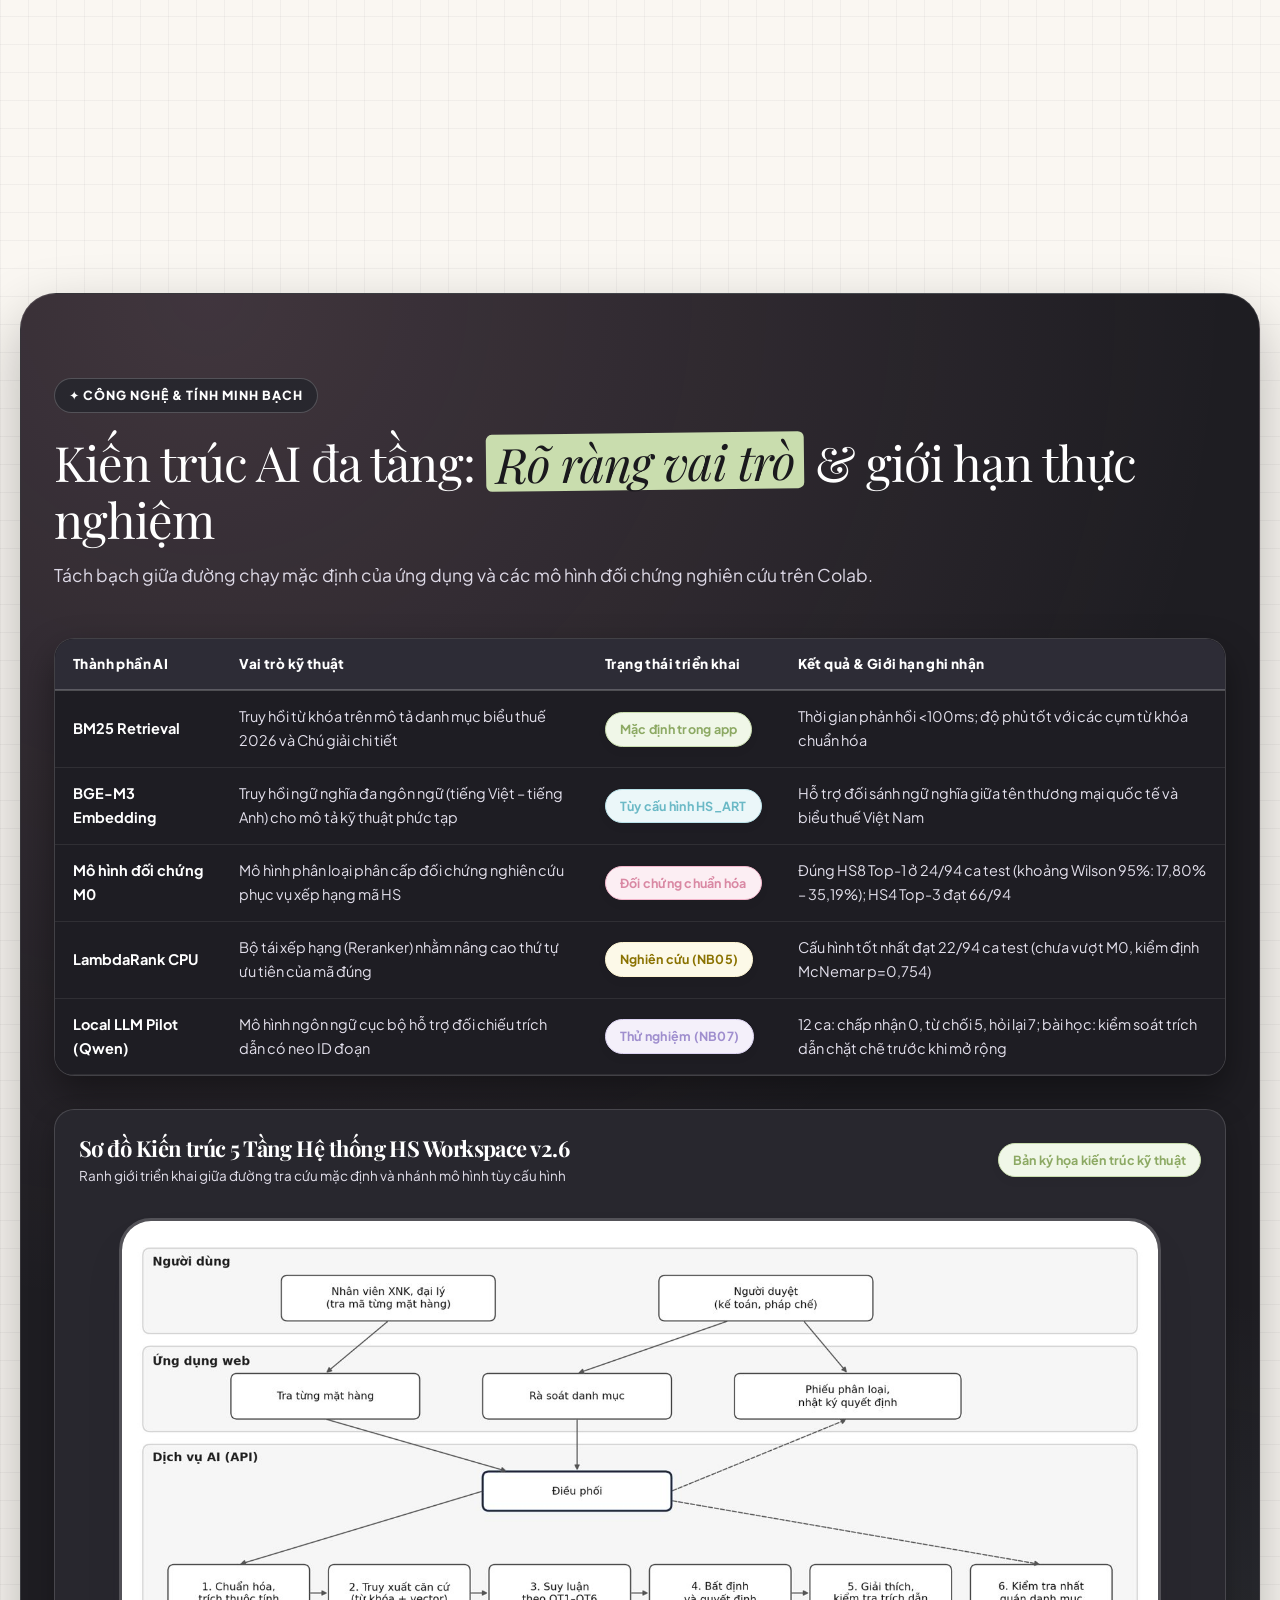
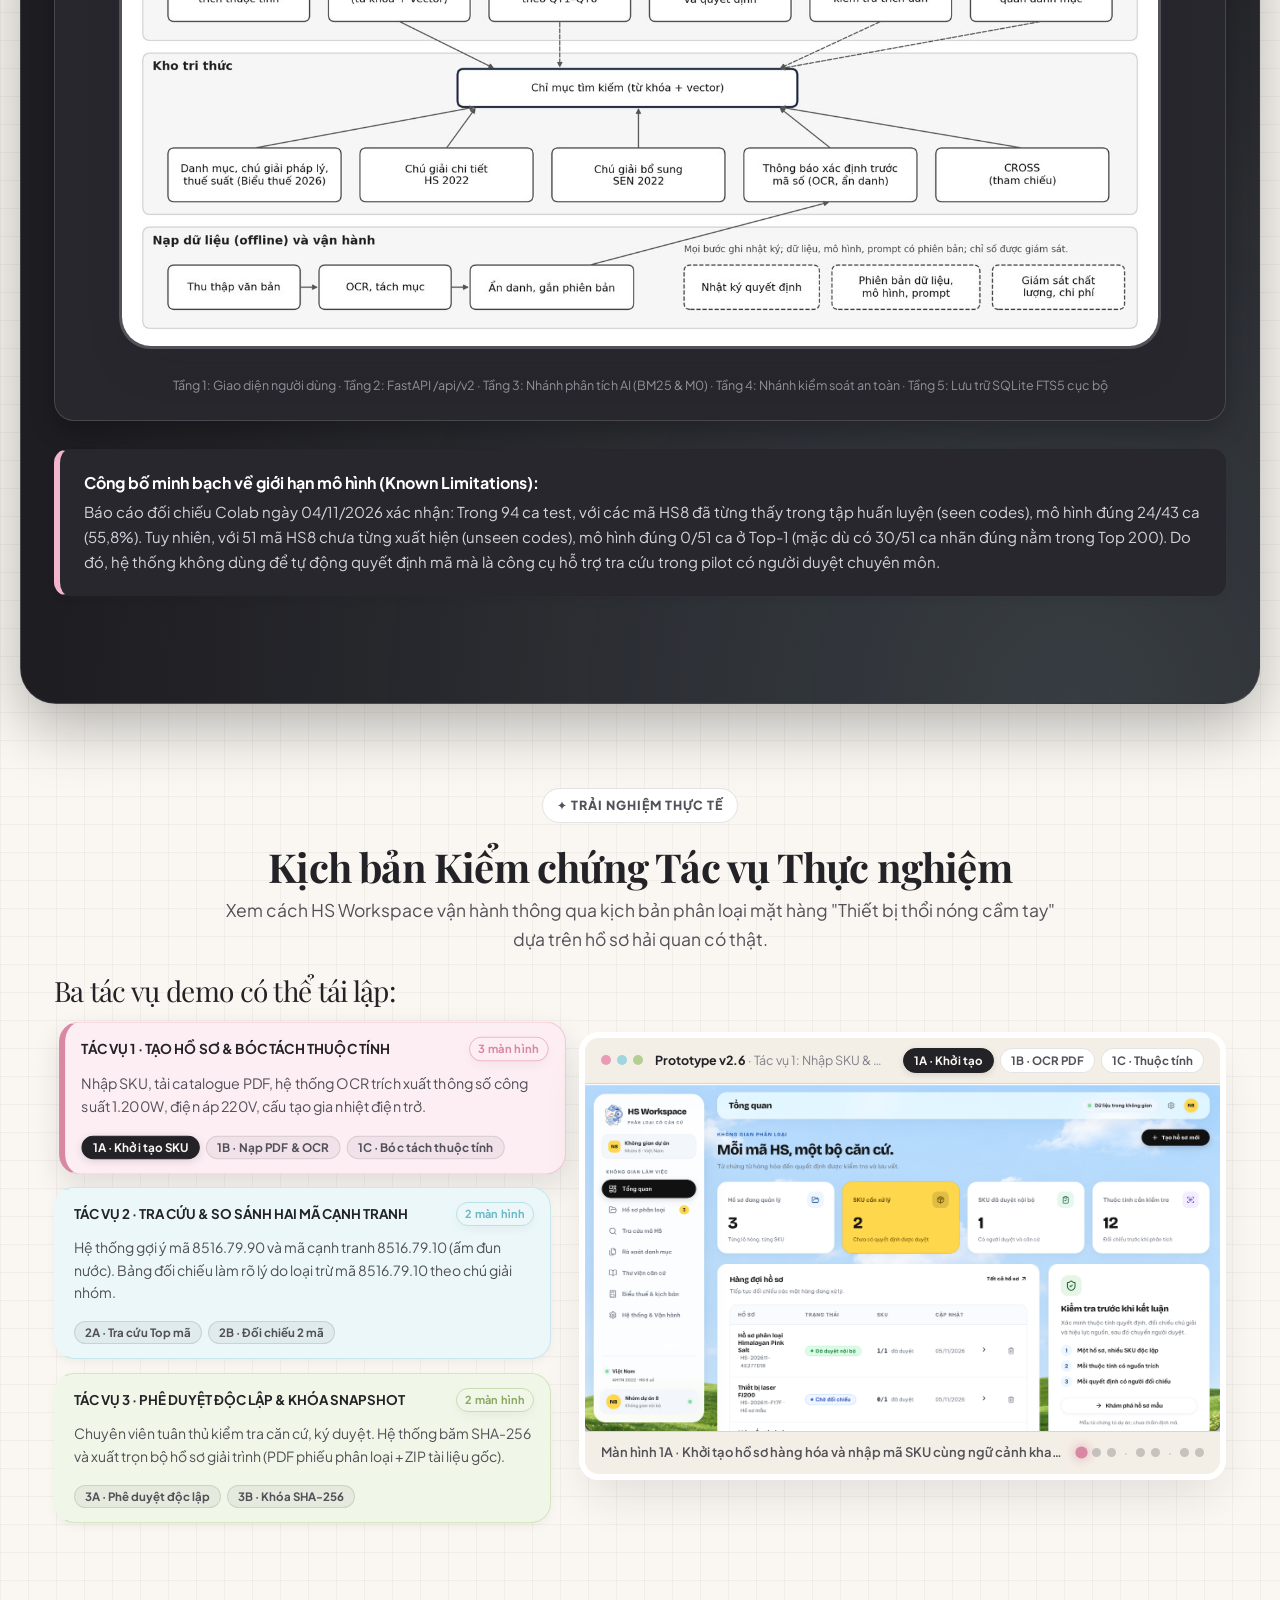
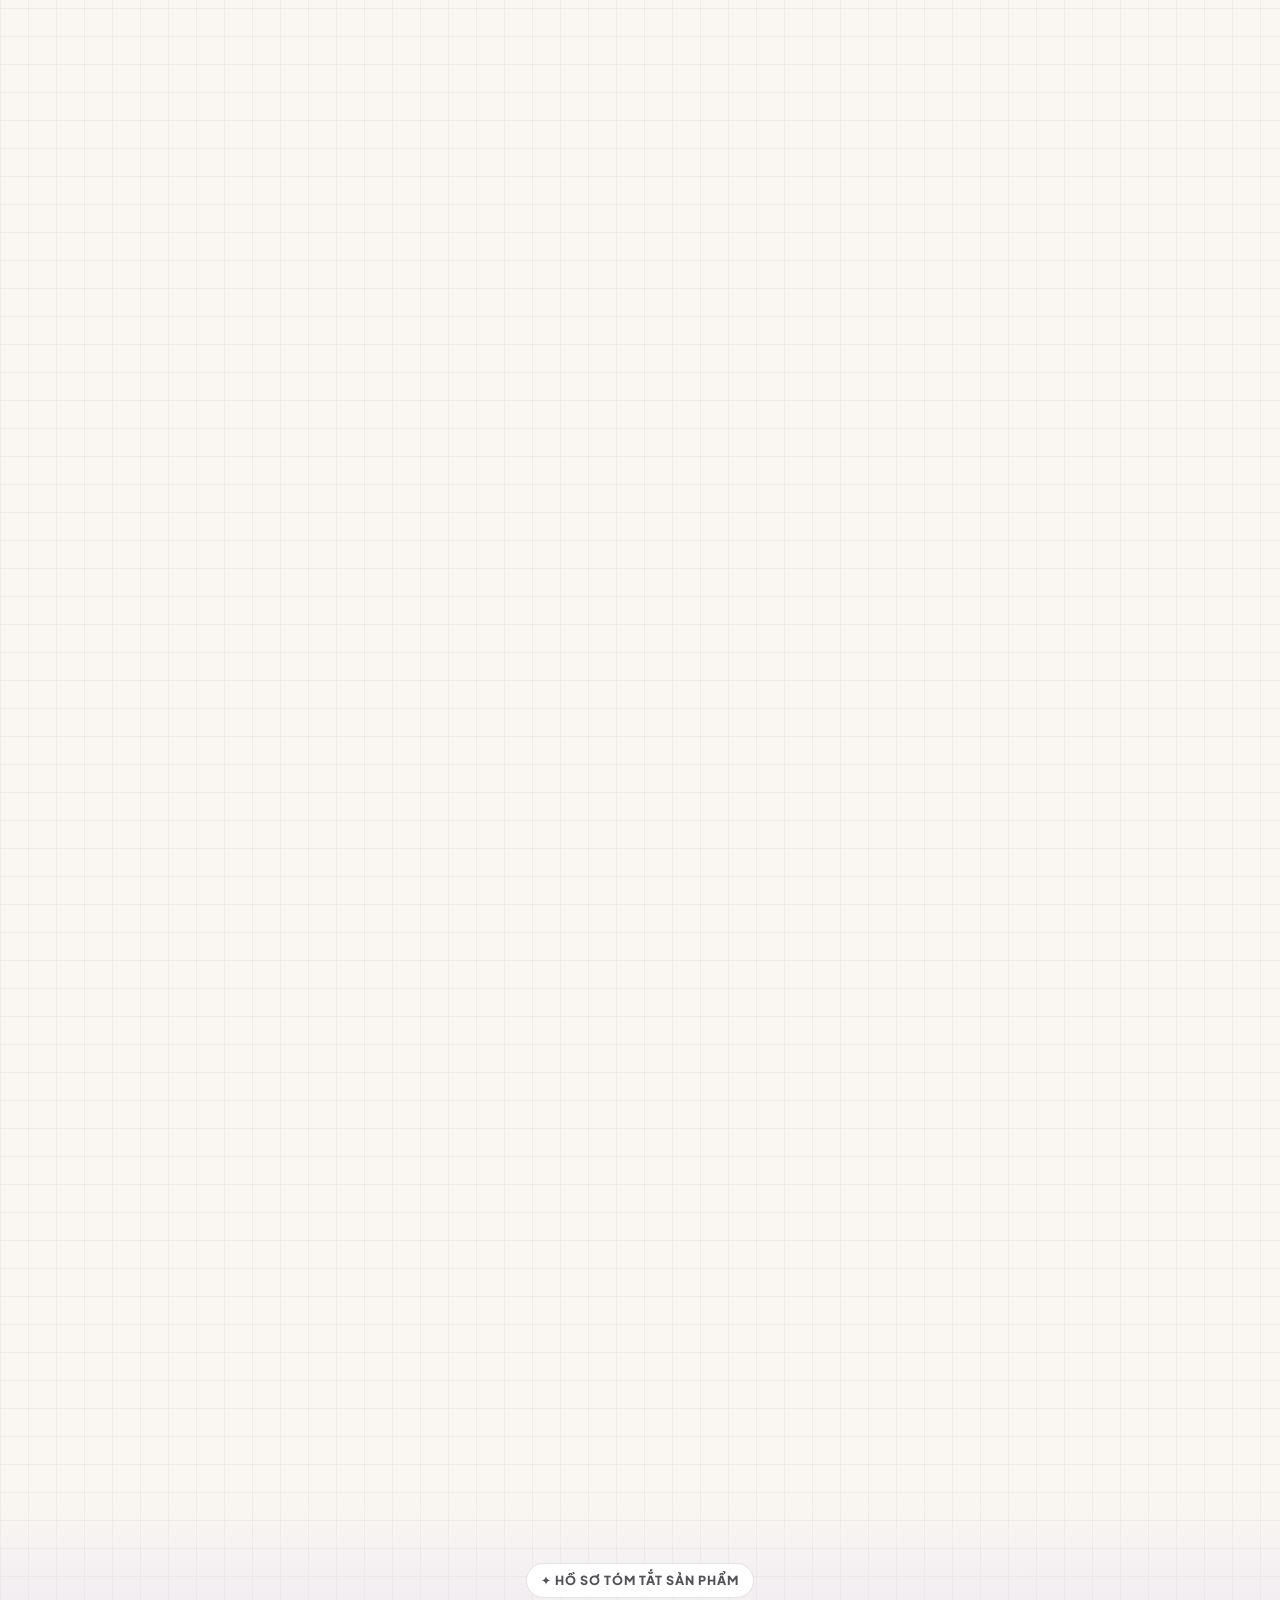
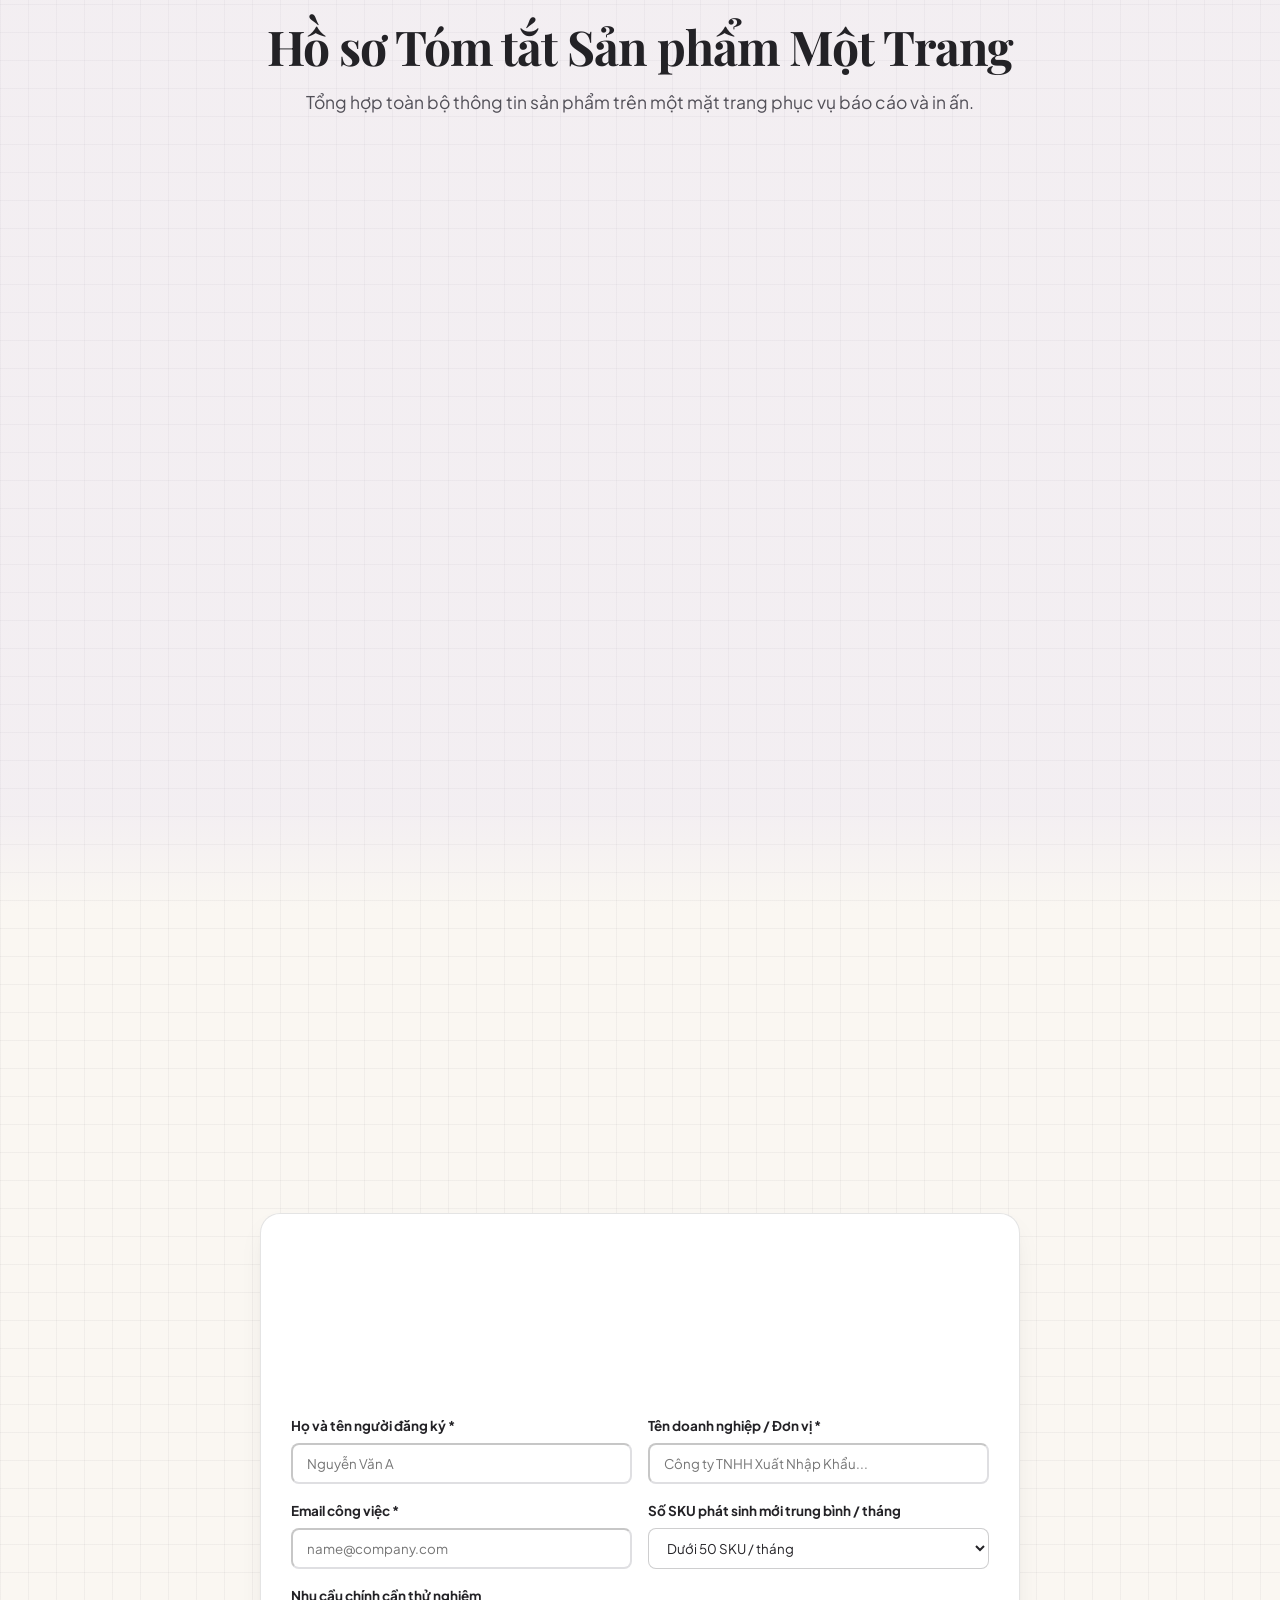
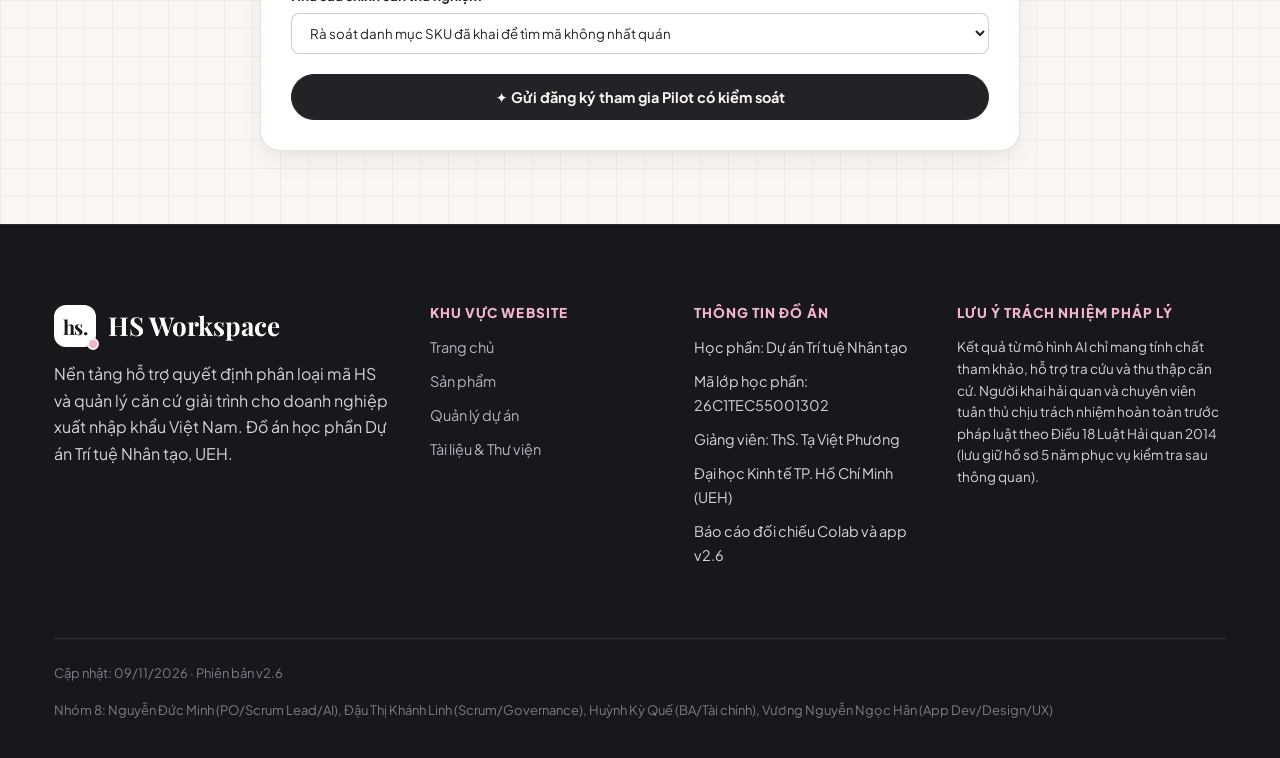
<file: product.html>
<!doctype html>
<html lang="vi">
<head>
<meta charset="utf-8">
<meta name="viewport" content="width=device-width, initial-scale=1, viewport-fit=cover">
<title>Sản phẩm HS Workspace — Hỗ trợ quyết định phân loại HS bằng AI | Nhóm 8 · UEH</title>
<meta name="description" content="Chi tiết sản phẩm HS Workspace: định vị, 6 tính năng cốt lõi, quy trình 6 bước có điểm dừng, công nghệ AI đa tầng, video demo, one-pager và chương trình thử nghiệm pilot có kiểm soát.">
<link rel="icon" href="data:image/svg+xml,%3Csvg xmlns='http://www.w3.org/2000/svg' viewBox='0 0 64 64'%3E%3Crect width='64' height='64' rx='18' fill='%23232226'/%3E%3Ctext x='30' y='42' font-size='26' text-anchor='middle' fill='%23FAF7F2' font-family='serif' font-weight='700'%3Ehs%3C/text%3E%3Ccircle cx='46' cy='40' r='5' fill='%23F3B5CB'/%3E%3C/svg%3E">
<link rel="stylesheet" href="assets/style.css?v=20261110">
</head>
<body class="bg-grid">
<div class="scroll-progress-bar"></div>
<a class="skip" href="#noi-dung" data-vi="Bỏ qua thanh điều hướng" data-en="Skip to main content">Bỏ qua thanh điều hướng</a>

<!-- TOP MARQUEE TICKER TAPE -->
<div class="marquee-bar pink">
 <div class="marquee-track">
  <span>✦ GIỚI THIỆU SẢN PHẨM HS WORKSPACE <i>/</i> AI CLASSIFICATION ASSISTANT <i>/</i> LƯU CĂN CỨ GIẢI TRÌNH 5 NĂM <i>/</i> ĐỐI CHIẾU CHÚ GIẢI PHÁP LÝ <i>/</i> QUY TRÌNH DUYỆT 2 CẤP</span>
  <span>✦ GIỚI THIỆU SẢN PHẨM HS WORKSPACE <i>/</i> AI CLASSIFICATION ASSISTANT <i>/</i> LƯU CĂN CỨ GIẢI TRÌNH 5 NĂM <i>/</i> ĐỐI CHIẾU CHÚ GIẢI PHÁP LÝ <i>/</i> QUY TRÌNH DUYỆT 2 CẤP</span>
 </div>
</div>

<!-- SINGLE-TIER GLOBAL HEADER (No secondary navigation) -->
<header class="site-header"><div class="container nav-row">
 <a class="brand" href="index.html" aria-label="HS Workspace, về trang chủ">
  <span class="brand-mark" aria-hidden="true">hs.</span>
  <span class="brand-text"><b>HS Workspace</b><span>Nhóm 8 · UEH</span></span>
 </a>
 <nav class="main-nav" id="main-nav" aria-label="Điều hướng chính">
  <ul>
   <li><a href="index.html" data-vi="Trang chủ" data-en="Home">Trang chủ</a></li>
   <li><a href="product.html" aria-current="page" data-vi="Sản phẩm" data-en="Product">Sản phẩm</a></li>
   <li><a href="project-management.html" data-vi="Quản lý dự án" data-en="Project Management">Quản lý dự án</a></li>
   <li><a href="resources.html" data-vi="Tài liệu & Thư viện" data-en="Resources & Library">Tài liệu & Thư viện</a></li>
  </ul>
 </nav>
 <div class="header-actions">
  <button class="icon-btn" id="theme-btn" type="button" aria-label="Đổi giao diện sáng hoặc tối">
   <svg width="18" height="18" viewBox="0 0 24 24" fill="none" stroke="currentColor" stroke-width="2" stroke-linecap="round" stroke-linejoin="round" aria-hidden="true"><path d="M21 12.8A9 9 0 1 1 11.2 3a7 7 0 0 0 9.8 9.8z"/></svg>
  </button>
  <a class="btn btn-pink" href="#demo">✦ Xem Demo</a>
  <button class="icon-btn menu-btn" id="menu-btn" type="button" aria-label="Mở menu điều hướng" aria-expanded="false" aria-controls="main-nav">
   <svg width="20" height="20" viewBox="0 0 24 24" fill="none" stroke="currentColor" stroke-width="2.2" stroke-linecap="round" aria-hidden="true"><path d="M4 7h16M4 12h16M4 17h16"/></svg>
  </button>
 </div>
</div></header>

<main id="noi-dung">
<!-- SECTION 1: PRODUCT HERO & OVERVIEW (Editorial Layout with Photography) -->
<section class="section section-cream" id="overview"><div class="container hero-grid">
 <div class="hero-content reveal">
  <span class="eyebrow">✦ Định vị sản phẩm</span>
  <h1 class="editorial-title">
   Nền tảng hỗ trợ quyết định phân loại <span class="tape tape-blue">mã HS</span> và lưu căn cứ <span class="tape tape-pink">giải trình</span>
  </h1>
  <p class="editorial-sub">
   HS Workspace hỗ trợ toàn diện quá trình thu thập thông tin hàng hóa, bóc tách tài liệu kỹ thuật, đối chiếu các mã ứng viên, phân tích chênh lệch thuế và đóng gói hồ sơ giải trình 5 năm phục vụ thanh kiểm tra hải quan.
  </p>
  <div class="hero-cta-group">
   <a class="btn btn-primary" href="#features">✦ Khám phá 6 tính năng</a>
   <a class="btn btn-outline" href="#demo">Xem kịch bản Demo</a>
   <a class="btn btn-outline" href="#pilot">Tham gia Pilot</a>
  </div>
 </div>

 <div class="hero-visual reveal">
  <div class="collage-frame">
   <img src="assets/port 1.jpg" alt="Hoạt động xuất nhập khẩu tại cảng container" style="width:100%;height:380px;object-fit:cover;border-radius:var(--r-lg)">
  </div>
  <div class="collage-badge-floating top-left">
   <span class="sticker sticker-pink">★ 4 TRỤ CỘT GIÁ TRỊ</span>
   <strong style="font-size:13px">Hỗ trợ tra cứu & Kiểm soát</strong>
  </div>
  <div class="collage-badge-floating bottom-right">
   <span class="sticker sticker-blue">✓ BẢO VỆ DOANH NGHIỆP</span>
   <strong style="font-size:13px">Chống truy thu thuế 5 năm</strong>
  </div>
 </div>
</div></section>

<!-- SECTION 2: PROBLEMS & VALUE PROPOSITION (Soft Pink Section) -->
<section class="section section-pink" id="problem"><div class="container">
 <div class="sec-head center reveal">
  <span class="eyebrow">✦ Bài toán nghiệp vụ & Giải pháp</span>
  <h2>Khó khăn trong phân loại mã HS & Lời giải từ HS Workspace</h2>
  <p>Giải quyết trực diện 6 thách thức thường gặp tại các doanh nghiệp xuất nhập khẩu và đại lý hải quan Việt Nam.</p>
 </div>

 <div class="card-grid-3">
  <div class="card card-white reveal">
   <div class="card-icon"><svg width="24" height="24" viewBox="0 0 24 24" fill="none" stroke="currentColor" stroke-width="2"><path d="M14 2H6a2 2 0 0 0-2 2v16a2 2 0 0 0 2 2h12a2 2 0 0 0 2-2V8z"/><line x1="9" y1="15" x2="15" y2="15"/></svg></div>
   <h3>Khó tìm đặc tính phân biệt</h3>
   <p>Nhiều SKU có mô tả gần giống nhau nhưng thuộc các phân nhóm thuế khác nhau. <b>Giải pháp:</b> HS Workspace bóc tách OCR và chỉ rõ thuộc tính then chốt cần làm rõ.</p>
  </div>

  <div class="card card-white reveal">
   <div class="card-icon"><svg width="24" height="24" viewBox="0 0 24 24" fill="none" stroke="currentColor" stroke-width="2"><path d="M4 19.5A2.5 2.5 0 0 1 6.5 17H20"/><path d="M6.5 2H20v20H6.5A2.5 2.5 0 0 1 4 19.5v-15A2.5 2.5 0 0 1 6.5 2z"/></svg></div>
   <h3>Tra cứu phân tán hàng ngàn trang</h3>
   <p>Căn cứ nằm rải rác trong biểu thuế, chú giải chi tiết và công báo. <b>Giải pháp:</b> Kho tri thức V5 lập chỉ mục 409 tài liệu, trích dẫn chính xác số trang nguồn.</p>
  </div>

  <div class="card card-white reveal">
   <div class="card-icon"><svg width="24" height="24" viewBox="0 0 24 24" fill="none" stroke="currentColor" stroke-width="2"><rect x="3" y="4" width="18" height="18" rx="2" ry="2"/><line x1="16" y1="2" x2="16" y2="6"/><line x1="8" y1="2" x2="8" y2="6"/><line x1="3" y1="10" x2="21" y2="10"/></svg></div>
   <h3>Rủi ro hiệu lực văn bản & FTA</h3>
   <p>Áp dụng sai văn bản hết hiệu lực hoặc chưa đủ điều kiện xuất xứ. <b>Giải pháp:</b> Tax Engine tự động kiểm tra ngày xét và khóa ưu đãi khi thiếu căn cứ FTA.</p>
  </div>

  <div class="card card-white reveal">
   <div class="card-icon"><svg width="24" height="24" viewBox="0 0 24 24" fill="none" stroke="currentColor" stroke-width="2"><path d="M18 20V10"/><path d="M12 20V4"/><path d="M6 20v-6"/></svg></div>
   <h3>Thiếu công cụ so sánh trực diện</h3>
   <p>Doanh nghiệp phải tự mở nhiều tab đối chiếu thủ công. <b>Giải pháp:</b> Màn hình so sánh song song 2–3 mã cạnh tranh kèm lý do loại trừ theo QT6.</p>
  </div>

  <div class="card card-white reveal">
   <div class="card-icon"><svg width="24" height="24" viewBox="0 0 24 24" fill="none" stroke="currentColor" stroke-width="2"><path d="M21 16V8a2 2 0 0 0-1-1.73l-7-4a2 2 0 0 0-2 0l-7 4A2 2 0 0 0 3 8v8a2 2 0 0 0 1 1.73l7 4a2 2 0 0 0 2 0l7-4A2 2 0 0 0 21 16z"/></svg></div>
   <h3>Căn cứ giải trình rời rạc</h3>
   <p>Sau vài năm không nhớ ai đã duyệt và dựa trên tài liệu nào. <b>Giải pháp:</b> Đóng gói snapshot bất biến, băm SHA-256 xuất file ZIP phục vụ hậu kiểm 5 năm.</p>
  </div>

  <div class="card card-white reveal">
   <div class="card-icon"><svg width="24" height="24" viewBox="0 0 24 24" fill="none" stroke="currentColor" stroke-width="2"><polygon points="7.86 2 16.14 2 22 7.86 22 16.14 16.14 22 7.86 22 2 16.14 2 7.86 7.86 2"/><line x1="12" y1="8" x2="12" y2="12"/></svg></div>
   <h3>Hậu quả phạt thuế 10%–20%</h3>
   <p>Khai sai mã dẫn tới phạt chậm nộp và tăng luồng đỏ kiểm tra. <b>Giải pháp:</b> Quy trình kiểm soát 2 cấp độc lập giúp phát hiện sai sót trước khi truyền tờ khai.</p>
  </div>
 </div>

 <!-- 4 Value Propositions Cards -->
 <div class="card-grid-4" style="margin-top:32px">
  <div class="card card-pink reveal">
   <div class="card-num">01</div>
   <h4>Hỗ trợ phân loại</h4>
   <p>Thu hẹp phạm vi từ 11.414 dòng xuống top 3–5 mã ứng viên có căn cứ bằng BM25 và mô hình M0.</p>
  </div>
  <div class="card card-blue reveal">
   <div class="card-num">02</div>
   <h4>Truy hồi căn cứ</h4>
   <p>Trích xuất từng đoạn Chú giải chi tiết HS và Công báo Thông tư 31/2022/TT-BTC có ghi rõ số trang.</p>
  </div>
  <div class="card card-mint reveal">
   <div class="card-num">03</div>
   <h4>Phân tích hệ quả thuế</h4>
   <p>So sánh kịch bản thuế MFN vs FTA; khóa ưu đãi khi thiếu chứng nhận xuất xứ Form E/D/EUR.1.</p>
  </div>
  <div class="card card-lavender reveal">
   <div class="card-num">04</div>
   <h4>Quản trị & Lưu trữ</h4>
   <p>Chặn người lập tự phê duyệt; lưu snapshot bất biến băm SHA-256 phục vụ thanh kiểm tra 5 năm.</p>
  </div>
 </div>
</div></section>

<!-- SECTION 3: PRODUCT FEATURES (Warm Cream) -->
<section class="section section-cream" id="features"><div class="container">
 <div class="sec-head center reveal">
  <span class="eyebrow">✦ Tính năng hệ thống v2.6</span>
  <h2>Sáu tính năng cốt lõi cho quy trình phân loại chuẩn mực</h2>
  <p>Được thiết kế bám sát các điểm quyết định nghiệp vụ hải quan thực tế của doanh nghiệp xuất nhập khẩu.</p>
 </div>

 <div class="card-grid-3">
  <div class="card card-white reveal">
   <span class="sticker sticker-blue" style="align-self:flex-start;margin-bottom:12px">Tính năng 01</span>
   <h3>Tra cứu mã HS thông minh</h3>
   <p>Tra cứu từ khóa và ngữ nghĩa kết hợp trên biểu thuế và kho thông báo xác định trước mã số đã ban hành. Điểm số tương đồng giúp lọc nhanh các nhóm có khả năng nhất.</p>
   <div style="margin-top:auto;font-size:12.5px;color:var(--ink-muted)">Mặc định: BM25 danh mục · Phản hồi &lt;100ms</div>
  </div>

  <div class="card card-white reveal">
   <span class="sticker sticker-pink" style="align-self:flex-start;margin-bottom:12px">Tính năng 02</span>
   <h3>Quản lý SKU & Bóc tách OCR</h3>
   <p>Nạp tài liệu kỹ thuật, bảng thông số và ảnh chụp sản phẩm. Công cụ OCR bóc tách thuộc tính thành phần, cấu tạo, công dụng kèm số trang nguồn làm chứng cứ.</p>
   <div style="margin-top:auto;font-size:12.5px;color:var(--ink-muted)">Tesseract OCR tiếng Việt · Quản lý hồ sơ SKU</div>
  </div>

  <div class="card card-white reveal">
   <span class="sticker sticker-mint" style="align-self:flex-start;margin-bottom:12px">Tính năng 03</span>
   <h3>So sánh trực diện mã cạnh tranh</h3>
   <p>Đặt song song 2 hoặc 3 mã ứng viên, làm rõ đặc điểm phân biệt, đối chiếu nội dung nhóm và chú giải loại trừ, buộc người lập ghi lý do chọn và lý do loại bỏ.</p>
   <div style="margin-top:auto;font-size:12.5px;color:var(--ink-muted)">Cây phân cấp 4 cấp · Đối chiếu theo QT6</div>
  </div>

  <div class="card card-white reveal">
   <span class="sticker sticker-lavender" style="align-self:flex-start;margin-bottom:12px">Tính năng 04</span>
   <h3>Phân tích kịch bản thuế & FTA</h3>
   <p>Tính toán kịch bản thuế suất nhập khẩu (MFN, ACFTA, ATIGA, EVFTA...) theo ngày hiệu lực. Tự động giữ trạng thái thiếu căn cứ khi chưa đủ điều kiện xuất xứ.</p>
   <div style="margin-top:auto;font-size:12.5px;color:var(--ink-muted)">Chỉ mục Công báo Thông tư 31/2022/TT-BTC</div>
  </div>

  <div class="card card-white reveal">
   <span class="sticker sticker-butter" style="align-self:flex-start;margin-bottom:12px">Tính năng 05</span>
   <h3>Kiểm soát duyệt 2 cấp độc lập</h3>
   <p>Nhân viên XNK lập hồ sơ; Chuyên viên tuân thủ hoặc Kế toán trưởng thẩm định và phê duyệt. Cơ chế phần mềm bắt buộc người duyệt khác người lập (chặn tự duyệt).</p>
   <div style="margin-top:auto;font-size:12.5px;color:var(--ink-muted)">Chặn tự phê duyệt · Tách quyền nghiêm ngặt</div>
  </div>

  <div class="card card-white reveal">
   <span class="sticker sticker-pink" style="align-self:flex-start;margin-bottom:12px">Tính năng 06</span>
   <h3>Đóng gói snapshot & Lưu trữ 5 năm</h3>
   <p>Khóa snapshot hồ sơ sau khi duyệt, tính mã băm SHA-256 chống sửa đổi. Hỗ trợ xuất trọn gói ZIP gồm PDF phiếu phân loại, file JSON/Excel và toàn bộ chứng từ.</p>
   <div style="margin-top:auto;font-size:12.5px;color:var(--ink-muted)">Kho SQLite FTS5 cục bộ · Mã băm SHA-256</div>
  </div>
 </div>
</div></section>

<!-- SECTION 4: HOW IT WORKS (6-Step Workflow with Stopping Points) -->
<section class="section section-blue" id="workflow"><div class="container">
 <div class="sec-head center reveal">
  <span class="eyebrow" data-vi="✦ Quy trình hoạt động" data-en="✦ Workflow Architecture">✦ Quy trình hoạt động</span>
  <h2 data-vi="Quy trình 6 bước có điểm dừng an toàn" data-en="6-Step Workflow with Safety Stopping Points">Quy trình 6 bước có điểm dừng an toàn</h2>
  <p>Tuân thủ nguyên tắc cốt lõi: <b>Khi thiếu dữ kiện thì dừng lại để hỏi thêm hoặc giám định, tuyệt đối không suy đoán mã.</b></p>
 </div>

 <div class="workflow-svg-wrap reveal">
  <svg class="workflow-svg-line" viewBox="0 0 1000 24" preserveAspectRatio="none">
   <path class="workflow-path-bg" d="M 20 12 L 980 12" />
   <path class="workflow-path-fill" id="workflow-path-fill" d="M 20 12 L 980 12" />
  </svg>
 </div>

 <div class="process-grid reveal">
  <div class="process-step" id="workflow-step-1">
   <div class="step-num">1</div>
   <h4>Tạo hồ sơ SKU</h4>
   <p>Nhập ngữ cảnh lô hàng, ngày dùng tra cứu, tên thương mại và mô tả kỹ thuật ban đầu.</p>
   <div class="stop-pill" style="background:var(--bg-alt);color:var(--ink);border-color:var(--border)">Người lập hồ sơ</div>
  </div>

  <div class="process-step" id="workflow-step-2">
   <div class="step-num">2</div>
   <h4>Gắn chứng từ & OCR</h4>
   <p>Bóc tách thuộc tính. <b>Điểm dừng:</b> Nếu thiếu thuộc tính quyết định → Dừng & hỏi lại.</p>
   <div class="stop-pill">Dừng nếu thiếu thông tin</div>
  </div>

  <div class="process-step" id="workflow-step-3">
   <div class="step-num">3</div>
   <h4>Truy hồi mã ứng viên</h4>
   <p>BM25 và M0 truy hồi Top mã 8 số tiềm năng kèm đoạn chú giải pháp lý từ Kho tri thức V5.</p>
   <div class="stop-pill" style="background:var(--c-blue-soft);color:var(--c-blue-deep);border-color:var(--c-blue)">AI Retrieval</div>
  </div>

  <div class="process-step" id="workflow-step-4">
   <div class="step-num">4</div>
   <h4>So sánh & Phân tích thuế</h4>
   <p>So sánh mã cạnh tranh, phân tích thuế. <b>Điểm dừng:</b> Chưa đủ điều kiện FTA → Khóa ưu đãi.</p>
   <div class="stop-pill">Khóa ưu đãi nếu thiếu FTA</div>
  </div>

  <div class="process-step" id="workflow-step-5">
   <div class="step-num">5</div>
   <h4>Chốt lý do & Gửi duyệt</h4>
   <p>Ghi nhận căn cứ chọn/loại. <b>Điểm dừng:</b> Người lập trùng người duyệt → Chặn tự duyệt.</p>
   <div class="stop-pill">Chặn tự phê duyệt</div>
  </div>

  <div class="process-step" id="workflow-step-6">
   <div class="step-num">6</div>
   <h4>Khóa Snapshot & Đóng gói</h4>
   <p>Khóa snapshot bất biến, băm SHA-256, xuất trọn gói ZIP hồ sơ phục vụ giải trình 5 năm.</p>
   <div class="stop-pill" style="background:var(--c-mint-soft);color:var(--c-mint-deep);border-color:var(--c-mint)">Lưu trữ bất biến</div>
  </div>
 </div>

 <div class="callout mint reveal">
  <strong>Phân định rõ ràng giữa AI và Con người (Human-in-the-loop):</strong>
  AI hỗ trợ quét biểu thuế, tìm đoạn văn bản chú giải có liên quan, tính toán kịch bản thuế suất và cảnh báo mã tương tự đang khai khác nhau. Con người (Chuyên viên tuân thủ) luôn là người kiểm tra tính phù hợp của chú giải loại trừ, xác nhận thuộc tính kỹ thuật và chịu trách nhiệm pháp lý khi ký duyệt.
 </div>
</div></section>

<!-- SECTION 5: AI TECHNOLOGY (Dark Section) -->
<section class="section-dark" id="ai-tech"><div class="container">
 <div class="sec-head reveal">
  <span class="eyebrow" style="background:#28272E;color:#FFFFFF;border-color:rgba(255,255,255,0.2)">✦ CÔNG NGHỆ & TÍNH MINH BẠCH</span>
  <h2 class="editorial-serif" style="font-size:clamp(32px,3.8vw,52px)">
   Kiến trúc AI đa tầng: <span class="tape tape-mint">Rõ ràng vai trò</span> & giới hạn thực nghiệm
  </h2>
  <p style="color:#B5B2BE">
   Tách bạch giữa đường chạy mặc định của ứng dụng và các mô hình đối chứng nghiên cứu trên Colab.
  </p>
 </div>

 <div class="table-wrap reveal" style="background:#232228;border-color:rgba(255,255,255,0.15)">
  <table>
   <thead>
    <tr style="background:#1B1A1F">
     <th style="color:#FFFFFF;background:#1B1A1F">Thành phần AI</th>
     <th style="color:#FFFFFF;background:#1B1A1F">Vai trò kỹ thuật</th>
     <th style="color:#FFFFFF;background:#1B1A1F">Trạng thái triển khai</th>
     <th style="color:#FFFFFF;background:#1B1A1F">Kết quả & Giới hạn ghi nhận</th>
    </tr>
   </thead>
   <tbody>
    <tr>
     <td><b style="color:#FFFFFF">BM25 Retrieval</b></td>
     <td style="color:#D4D2DB">Truy hồi từ khóa trên mô tả danh mục biểu thuế 2026 và Chú giải chi tiết</td>
     <td><span class="sticker sticker-mint">Mặc định trong app</span></td>
     <td style="color:#D4D2DB">Thời gian phản hồi &lt;100ms; độ phủ tốt với các cụm từ khóa chuẩn hóa</td>
    </tr>
    <tr>
     <td><b style="color:#FFFFFF">BGE-M3 Embedding</b></td>
     <td style="color:#D4D2DB">Truy hồi ngữ nghĩa đa ngôn ngữ (tiếng Việt – tiếng Anh) cho mô tả kỹ thuật phức tạp</td>
     <td><span class="sticker sticker-blue">Tùy cấu hình HS_ART</span></td>
     <td style="color:#D4D2DB">Hỗ trợ đối sánh ngữ nghĩa giữa tên thương mại quốc tế và biểu thuế Việt Nam</td>
    </tr>
    <tr>
     <td><b style="color:#FFFFFF">Mô hình đối chứng M0</b></td>
     <td style="color:#D4D2DB">Mô hình phân loại phân cấp đối chứng nghiên cứu phục vụ xếp hạng mã HS</td>
     <td><span class="sticker sticker-pink">Đối chứng chuẩn hóa</span></td>
     <td style="color:#D4D2DB">Đúng HS8 Top-1 ở 24/94 ca test (khoảng Wilson 95%: 17,80% – 35,19%); HS4 Top-3 đạt 66/94</td>
    </tr>
    <tr>
     <td><b style="color:#FFFFFF">LambdaRank CPU</b></td>
     <td style="color:#D4D2DB">Bộ tái xếp hạng (Reranker) nhằm nâng cao thứ tự ưu tiên của mã đúng</td>
     <td><span class="sticker sticker-butter">Nghiên cứu (NB05)</span></td>
     <td style="color:#D4D2DB">Cấu hình tốt nhất đạt 22/94 ca test (chưa vượt M0, kiểm định McNemar p=0,754)</td>
    </tr>
    <tr>
     <td><b style="color:#FFFFFF">Local LLM Pilot (Qwen)</b></td>
     <td style="color:#D4D2DB">Mô hình ngôn ngữ cục bộ hỗ trợ đối chiếu trích dẫn có neo ID đoạn</td>
     <td><span class="sticker sticker-lavender">Thử nghiệm (NB07)</span></td>
     <td style="color:#D4D2DB">12 ca: chấp nhận 0, từ chối 5, hỏi lại 7; bài học: kiểm soát trích dẫn chặt chẽ trước khi mở rộng</td>
    </tr>
   </tbody>
  </table>
 </div>

 <!-- Sơ đồ kiến trúc hệ thống 5 tầng (Tận dụng assets/he-thong.jpg) -->
 <div class="card reveal" style="background:#28272E;border-color:rgba(255,255,255,0.15);margin-top:32px;padding:24px">
  <div style="display:flex;justify-content:space-between;align-items:center;margin-bottom:16px;flex-wrap:wrap;gap:12px">
   <div>
    <h4 class="editorial-serif" style="color:#FFFFFF;font-size:22px;margin:0">Sơ đồ Kiến trúc 5 Tầng Hệ thống HS Workspace v2.6</h4>
    <p style="color:#B5B2BE;font-size:13.5px;margin:2px 0 0">Ranh giới triển khai giữa đường tra cứu mặc định và nhánh mô hình tùy cấu hình</p>
   </div>
   <span class="sticker sticker-mint">Bản ký họa kiến trúc kỹ thuật</span>
  </div>
  <figure class="collage-frame" style="border-width:3px;border-color:rgba(255,255,255,0.2)">
   <img src="assets/he-thong.jpg" alt="Sơ đồ kiến trúc 5 tầng hệ thống HS Workspace v2.6" style="width:100%;border-radius:var(--r-md);background:#FFFFFF">
  </figure>
  <figcaption style="font-size:12.5px;color:#95929D;margin-top:10px;text-align:center">
   Tầng 1: Giao diện người dùng · Tầng 2: FastAPI /api/v2 · Tầng 3: Nhánh phân tích AI (BM25 & M0) · Tầng 4: Nhánh kiểm soát an toàn · Tầng 5: Lưu trữ SQLite FTS5 cục bộ
  </figcaption>
 </div>

 <div class="callout reveal" style="background:#28272E;border-left-color:var(--c-pink);color:#D4D2DB;margin-top:28px">
  <strong style="color:#FFFFFF">Công bố minh bạch về giới hạn mô hình (Known Limitations):</strong>
  Báo cáo đối chiếu Colab ngày 04/11/2026 xác nhận: Trong 94 ca test, với các mã HS8 đã từng thấy trong tập huấn luyện (seen codes), mô hình đúng 24/43 ca (55,8%). Tuy nhiên, với 51 mã HS8 chưa từng xuất hiện (unseen codes), mô hình đúng 0/51 ca ở Top-1 (mặc dù có 30/51 ca nhãn đúng nằm trong Top 200). Do đó, hệ thống không dùng để tự động quyết định mã mà là công cụ hỗ trợ tra cứu trong pilot có người duyệt chuyên môn.
 </div>
</div></section>

<!-- SECTION 6: PRODUCT DEMO & COLLAGE (Warm Cream) -->
<section class="section section-cream" id="demo"><div class="container">
 <div class="sec-head center reveal">
  <span class="eyebrow" data-vi="✦ Trải nghiệm thực tế" data-en="✦ Live Scenario">✦ Trải nghiệm thực tế</span>
  <h2 data-vi="Kịch bản Kiểm chứng Tác vụ Thực nghiệm" data-en="Task Validation Scenario">Kịch bản Kiểm chứng Tác vụ Thực nghiệm</h2>
  <p data-vi="Xem cách HS Workspace vận hành thông qua kịch bản phân loại mặt hàng 'Thiết bị thổi nóng cầm tay' dựa trên hồ sơ hải quan có thật." data-en="See how HS Workspace operates through an actual classification scenario for 'Handheld heat blowing device'.">Xem cách HS Workspace vận hành thông qua kịch bản phân loại mặt hàng "Thiết bị thổi nóng cầm tay" dựa trên hồ sơ hải quan có thật.</p>
 </div>

 <div class="hero-grid reveal" id="demo-showcase-grid">
  <div>
   <h3 class="editorial-serif" style="font-size:28px;margin-bottom:16px">Ba tác vụ demo có thể tái lập:</h3>
   
   <!-- TASK 1 -->
   <div class="card card-pink demo-task-card active" id="demo-task-1" data-task="1" style="margin-bottom:14px;cursor:pointer">
    <div style="display:flex;justify-content:space-between;align-items:center;margin-bottom:6px">
     <small><b>TÁC VỤ 1 · TẠO HỒ SƠ & BÓC TÁCH THUỘC TÍNH</b></small>
     <span class="sticker sticker-pink" style="padding:2px 8px;font-size:11px">3 màn hình</span>
    </div>
    <p style="margin:4px 0 10px;font-size:14px">Nhập SKU, tải catalogue PDF, hệ thống OCR trích xuất thông số công suất 1.200W, điện áp 220V, cấu tạo gia nhiệt điện trở.</p>
    <div class="demo-sub-badge-row">
     <button type="button" class="sub-step-chip active" data-img="demo-img-1a">1A · Khởi tạo SKU</button>
     <button type="button" class="sub-step-chip" data-img="demo-img-1b">1B · Nạp PDF & OCR</button>
     <button type="button" class="sub-step-chip" data-img="demo-img-1c">1C · Bóc tách thuộc tính</button>
    </div>
   </div>

   <!-- TASK 2 -->
   <div class="card card-blue demo-task-card" id="demo-task-2" data-task="2" style="margin-bottom:14px;cursor:pointer">
    <div style="display:flex;justify-content:space-between;align-items:center;margin-bottom:6px">
     <small><b>TÁC VỤ 2 · TRA CỨU & SO SÁNH HAI MÃ CẠNH TRANH</b></small>
     <span class="sticker sticker-blue" style="padding:2px 8px;font-size:11px">2 màn hình</span>
    </div>
    <p style="margin:4px 0 10px;font-size:14px">Hệ thống gợi ý mã 8516.79.90 và mã cạnh tranh 8516.79.10 (ấm đun nước). Bảng đối chiếu làm rõ lý do loại trừ mã 8516.79.10 theo chú giải nhóm.</p>
    <div class="demo-sub-badge-row">
     <button type="button" class="sub-step-chip" data-img="demo-img-2a">2A · Tra cứu Top mã</button>
     <button type="button" class="sub-step-chip" data-img="demo-img-2b">2B · Đối chiếu 2 mã</button>
    </div>
   </div>

   <!-- TASK 3 -->
   <div class="card card-mint demo-task-card" id="demo-task-3" data-task="3" style="margin-bottom:14px;cursor:pointer">
    <div style="display:flex;justify-content:space-between;align-items:center;margin-bottom:6px">
     <small><b>TÁC VỤ 3 · PHÊ DUYỆT ĐỘC LẬP & KHÓA SNAPSHOT</b></small>
     <span class="sticker sticker-mint" style="padding:2px 8px;font-size:11px">2 màn hình</span>
    </div>
    <p style="margin:4px 0 10px;font-size:14px">Chuyên viên tuân thủ kiểm tra căn cứ, ký duyệt. Hệ thống băm SHA-256 và xuất trọn bộ hồ sơ giải trình (PDF phiếu phân loại + ZIP tài liệu gốc).</p>
    <div class="demo-sub-badge-row">
     <button type="button" class="sub-step-chip" data-img="demo-img-3a">3A · Phê duyệt độc lập</button>
     <button type="button" class="sub-step-chip" data-img="demo-img-3b">3B · Khóa SHA-256</button>
    </div>
   </div>
  </div>

  <figure class="collage-frame" style="position:relative;margin:0;align-self:center;box-shadow:var(--shadow-lg);border-radius:var(--r-lg);overflow:hidden">
   <!-- Mock Window Header -->
   <div class="demo-window-header">
    <div class="demo-window-dots">
     <span style="background:#E89BB5"></span>
     <span style="background:#9FD5DF"></span>
     <span style="background:#B5CE93"></span>
    </div>
    <div class="demo-window-title">
     <b>Prototype v2.6</b> · <span id="demo-indicator">Tác vụ 1: Nhập SKU & Bóc tách OCR</span>
    </div>
    <div class="demo-toolbar-tabs">
     <div class="task-tabs-group" id="tabs-group-1">
      <button type="button" class="tool-tab active" data-img="demo-img-1a">1A · Khởi tạo</button>
      <button type="button" class="tool-tab" data-img="demo-img-1b">1B · OCR PDF</button>
      <button type="button" class="tool-tab" data-img="demo-img-1c">1C · Thuộc tính</button>
     </div>
     <div class="task-tabs-group" id="tabs-group-2" style="display:none">
      <button type="button" class="tool-tab" data-img="demo-img-2a">2A · Gợi ý mã</button>
      <button type="button" class="tool-tab" data-img="demo-img-2b">2B · Đối chiếu</button>
     </div>
     <div class="task-tabs-group" id="tabs-group-3" style="display:none">
      <button type="button" class="tool-tab" data-img="demo-img-3a">3A · Phê duyệt</button>
      <button type="button" class="tool-tab" data-img="demo-img-3b">3B · Khóa SHA-256</button>
     </div>
    </div>
   </div>

   <!-- Mock Window Body: Screen Images -->
   <div class="demo-screens-wrapper">
    <!-- Task 1 Images -->
    <img src="assets/demo_1a.png" id="demo-img-1a" class="demo-screen-img active" alt="Tác vụ 1A: Khởi tạo hồ sơ & nhập mã SKU" loading="lazy">
    <img src="assets/demo_1b.png" id="demo-img-1b" class="demo-screen-img" alt="Tác vụ 1B: Tải catalogue PDF & OCR trích xuất" loading="lazy">
    <img src="assets/demo_1c.png" id="demo-img-1c" class="demo-screen-img" alt="Tác vụ 1C: Bóc tách thuộc tính kỹ thuật quyết định" loading="lazy">

    <!-- Task 2 Images -->
    <img src="assets/demo_2a.png" id="demo-img-2a" class="demo-screen-img" alt="Tác vụ 2A: Tra cứu gợi ý Top mã HS tiềm năng" loading="lazy">
    <img src="assets/demo_2b.png" id="demo-img-2b" class="demo-screen-img" alt="Tác vụ 2B: Bảng so sánh đối chiếu hai mã cạnh tranh" loading="lazy">

    <!-- Task 3 Images (Swapped as requested: 3A shows demo_3b, 3B shows demo_3a) -->
    <img src="assets/demo_3b.png" id="demo-img-3a" class="demo-screen-img" alt="Tác vụ 3A: Chuyên viên thẩm định căn cứ & ký duyệt độc lập" loading="lazy">
    <img src="assets/demo_3a.png" id="demo-img-3b" class="demo-screen-img" alt="Tác vụ 3B: Khóa snapshot bất biến & mã băm SHA-256" loading="lazy">
   </div>

   <!-- Mock Window Caption Bar -->
   <div class="demo-caption-bar">
    <span id="demo-caption-text">Màn hình 1A · Khởi tạo hồ sơ hàng hóa và nhập mã SKU cùng ngữ cảnh khai báo</span>
    <div class="demo-step-dots">
     <span class="step-dot active" data-img="demo-img-1a" title="Bước 1A"></span>
     <span class="step-dot" data-img="demo-img-1b" title="Bước 1B"></span>
     <span class="step-dot" data-img="demo-img-1c" title="Bước 1C"></span>
     <span class="step-dot-divider">·</span>
     <span class="step-dot" data-img="demo-img-2a" title="Bước 2A"></span>
     <span class="step-dot" data-img="demo-img-2b" title="Bước 2B"></span>
     <span class="step-dot-divider">·</span>
     <span class="step-dot" data-img="demo-img-3a" title="Bước 3A"></span>
     <span class="step-dot" data-img="demo-img-3b" title="Bước 3B"></span>
    </div>
   </div>
  </figure>
 </div>
</div></section>

<!-- SECTION 7: ONE-PAGER (Lavender Section) -->
<section class="section section-lavender" id="one-pager"><div class="container">
 <div class="sec-head center reveal">
  <span class="eyebrow" data-vi="✦ Hồ sơ tóm tắt sản phẩm" data-en="✦ Product Executive Summary">✦ Hồ sơ tóm tắt sản phẩm</span>
  <h2 data-vi="Hồ sơ Tóm tắt Sản phẩm Một Trang" data-en="Product One-Pager Summary">Hồ sơ Tóm tắt Sản phẩm Một Trang</h2>
  <p data-vi="Tổng hợp toàn bộ thông tin sản phẩm trên một mặt trang phục vụ báo cáo và in ấn." data-en="Comprehensive one-page product summary for executive reporting and printing.">Tổng hợp toàn bộ thông tin sản phẩm trên một mặt trang phục vụ báo cáo và in ấn.</p>
 </div>

 <div class="card card-white reveal" style="padding:42px;box-shadow:var(--shadow-md)">
  <div style="display:flex;justify-content:space-between;align-items:flex-start;flex-wrap:wrap;gap:16px;border-bottom:2px solid var(--border);padding-bottom:20px;margin-bottom:24px">
   <div>
    <h3 class="editorial-serif" style="font-size:32px;margin-bottom:4px" data-vi="HS Workspace — Hồ sơ Tóm tắt Sản phẩm" data-en="HS Workspace — Product One-Pager">HS Workspace — Hồ sơ Tóm tắt Sản phẩm</h3>
    <div style="font-size:14px;color:var(--ink-muted)" data-vi="Đồ án học phần Dự án Trí tuệ Nhân tạo · Nhóm 8 · UEH · Tháng 11/2026" data-en="AI Capstone Project · Group 8 · UEH · November 2026">Đồ án học phần Dự án Trí tuệ Nhân tạo · Nhóm 8 · UEH · Tháng 11/2026</div>
   </div>
   <span class="sticker sticker-mint" data-vi="Phiên bản ứng dụng v2.6" data-en="Application Version v2.6">Phiên bản ứng dụng v2.6</span>
  </div>

  <div class="card-grid-2">
   <div>
    <b style="display:block;color:var(--ink);margin-bottom:4px">1. Định vị & Khách hàng mục tiêu</b>
    <p style="font-size:14.5px">Nền tảng hỗ trợ quyết định phân loại HS và quản lý căn cứ giải trình. Dành cho Nhân viên XNK (lập hồ sơ), Chuyên viên tuân thủ (phê duyệt) và Kế toán trưởng (kiểm soát rủi ro thuế).</p>
   </div>
   <div>
    <b style="display:block;color:var(--ink);margin-bottom:4px">2. Bài toán nghiệp vụ trọng tâm</b>
    <p style="font-size:14.5px">Mã HS quyết định nghĩa vụ thuế; danh mục 11.414 dòng phức tạp; căn cứ phân tán; rủi ro phạt 10–20% thuế thiếu; nghĩa vụ lưu trữ giải trình 5 năm theo Luật Hải quan.</p>
   </div>
   <div>
    <b style="display:block;color:var(--ink);margin-bottom:4px">3. Bốn giá trị giải pháp</b>
    <p style="font-size:14.5px">(1) Thu hẹp mã ứng viên bằng BM25/M0; (2) Trích dẫn căn cứ có số trang nguồn từ 409 tài liệu V5; (3) Phân tích thuế và khóa ưu đãi FTA khi thiếu chứng từ; (4) Khóa snapshot bất biến và chặn tự phê duyệt.</p>
   </div>
   <div>
    <b style="display:block;color:var(--ink);margin-bottom:4px">4. Sáu tính năng chính</b>
    <p style="font-size:14.5px">HS Code Lookup, Quản lý SKU & OCR, So sánh đối chiếu 2–3 mã, Phân tích thuế MFN/FTA, Quy trình duyệt 2 cấp độc lập, Đóng gói hồ sơ ZIP/PDF phục vụ thanh kiểm tra 5 năm.</p>
   </div>
   <div>
    <b style="display:block;color:var(--ink);margin-bottom:4px">5. Kiến trúc công nghệ & AI</b>
    <p style="font-size:14.5px">Frontend Streamlit, Backend FastAPI (/api/v2), SQLite FTS5; Cơ chế tra cứu mặc định BM25, đối chứng M0; Thử nghiệm mở rộng BGE-M3, LambdaRank CPU và Local LLM pilot (Qwen).</p>
   </div>
   <div>
    <b style="display:block;color:var(--ink);margin-bottom:4px">6. Hiện trạng thực nghiệm & Thước đo</b>
    <p style="font-size:14.5px">Cohort đóng băng 605 hồ sơ (281 mã phân biệt). Trên 94 ca test: đúng HS8 Top-1 đạt 24/94 (khoảng Wilson 95%: 17,80% – 35,19%); đúng HS4 Top-3 đạt 66/94; chưa có ca đúng ở mã mới (0/51).</p>
   </div>
  </div>

  <div style="margin-top:28px;text-align:center">
   <a class="btn btn-primary" href="resources.html#final-report">Xem Báo cáo Kỹ thuật Cuối kỳ đầy đủ (PDF 13 trang)</a>
  </div>
 </div>
</div></section>

<!-- SECTION 8: PILOT INVITATION (Cream Section) -->
<section class="section section-cream" id="pilot"><div class="container">
 <div class="sec-head center reveal">
  <span class="eyebrow" data-vi="✦ Chương trình thử nghiệm" data-en="✦ Pilot Program">✦ Chương trình thử nghiệm</span>
  <h2 data-vi="Chương trình Thử nghiệm Pilot có kiểm soát" data-en="Controlled Pilot Program Invitation">Chương trình Thử nghiệm Pilot có kiểm soát</h2>
  <p data-vi="Nhóm nghiên cứu tìm kiếm 3–5 doanh nghiệp xuất nhập khẩu hợp tác trải nghiệm hệ thống trong môi trường kiểm soát." data-en="The research team is seeking 3–5 import-export enterprises to pilot the platform in a controlled environment.">Nhóm nghiên cứu tìm kiếm 3–5 doanh nghiệp xuất nhập khẩu hợp tác trải nghiệm hệ thống trong môi trường kiểm soát.</p>
 </div>

 <div class="card card-white reveal" style="max-width:760px;margin:0 auto;box-shadow:var(--shadow-md)">
  <div class="callout pink" style="margin-top:0">
   <strong>Cam kết bảo mật & Trách nhiệm phê duyệt:</strong>
   Toàn bộ dữ liệu chứng từ thử nghiệm được xử lý cục bộ và ẩn danh hóa tuyệt đối tên doanh nghiệp, mã số thuế. Chuyên viên của quý doanh nghiệp luôn giữ quyền kiểm soát và phê duyệt quyết định cuối cùng.
  </div>

  <form id="pilot-form">
   <div style="display:grid;grid-template-columns:1fr 1fr;gap:16px;margin-bottom:16px">
    <div>
     <label style="display:block;font-size:13.5px;font-weight:700;margin-bottom:6px">Họ và tên người đăng ký *</label>
     <input type="text" id="pilot-name" class="btn-outline" style="width:100%;border-radius:var(--r-sm);padding:10px 14px;font-family:inherit" placeholder="Nguyễn Văn A" required>
    </div>
    <div>
     <label style="display:block;font-size:13.5px;font-weight:700;margin-bottom:6px">Tên doanh nghiệp / Đơn vị *</label>
     <input type="text" id="pilot-org" class="btn-outline" style="width:100%;border-radius:var(--r-sm);padding:10px 14px;font-family:inherit" placeholder="Công ty TNHH Xuất Nhập Khẩu..." required>
    </div>
   </div>
   <div style="display:grid;grid-template-columns:1fr 1fr;gap:16px;margin-bottom:16px">
    <div>
     <label style="display:block;font-size:13.5px;font-weight:700;margin-bottom:6px">Email công việc *</label>
     <input type="email" id="pilot-email" class="btn-outline" style="width:100%;border-radius:var(--r-sm);padding:10px 14px;font-family:inherit" placeholder="name@company.com" required>
    </div>
    <div>
     <label style="display:block;font-size:13.5px;font-weight:700;margin-bottom:6px">Số SKU phát sinh mới trung bình / tháng</label>
     <select class="btn-outline" style="width:100%;border-radius:var(--r-sm);padding:10px 14px;font-family:inherit">
      <option>Dưới 50 SKU / tháng</option>
      <option>50 – 200 SKU / tháng</option>
      <option>Trên 200 SKU / tháng</option>
     </select>
    </div>
   </div>
   <div style="margin-bottom:20px">
    <label style="display:block;font-size:13.5px;font-weight:700;margin-bottom:6px">Nhu cầu chính cần thử nghiệm</label>
    <select class="btn-outline" style="width:100%;border-radius:var(--r-sm);padding:10px 14px;font-family:inherit">
     <option>Rà soát danh mục SKU đã khai để tìm mã không nhất quán</option>
     <option>Hỗ trợ tra cứu và thu thập căn cứ cho mặt hàng mới</option>
     <option>Chuẩn hóa hồ sơ giải trình phục vụ kiểm tra sau thông quan 5 năm</option>
     <option>Toàn bộ các nhu cầu trên</option>
    </select>
   </div>
   <button type="submit" class="btn btn-primary" style="width:100%">✦ Gửi đăng ký tham gia Pilot có kiểm soát</button>
  </form>
  <div id="pilot-form-result"></div>
 </div>
</div></section>
</main>

<!-- SITE FOOTER -->
<footer class="site-footer"><div class="container">
 <div class="footer-grid">
  <div>
   <div class="footer-brand" style="display:flex;align-items:center;gap:12px;margin-bottom:14px">
    <span class="brand-mark" style="background:#FFFFFF;color:#18171C">hs.</span>
    <b>HS Workspace</b>
   </div>
   <p>Nền tảng hỗ trợ quyết định phân loại mã HS và quản lý căn cứ giải trình cho doanh nghiệp xuất nhập khẩu Việt Nam. Đồ án học phần Dự án Trí tuệ Nhân tạo, UEH.</p>
  </div>
  <div>
   <h2 data-vi="Khu vực website" data-en="Site Navigation">Khu vực website</h2>
   <ul>
    <li><a href="index.html" data-vi="Trang chủ" data-en="Home">Trang chủ</a></li>
    <li><a href="product.html" data-vi="Sản phẩm" data-en="Product">Sản phẩm</a></li>
    <li><a href="project-management.html" data-vi="Quản lý dự án" data-en="Project Management">Quản lý dự án</a></li>
    <li><a href="resources.html" data-vi="Tài liệu & Thư viện" data-en="Resources & Library">Tài liệu & Thư viện</a></li>
   </ul>
  </div>
  <div>
   <h2>Thông tin đồ án</h2>
   <ul>
    <li>Học phần: Dự án Trí tuệ Nhân tạo</li>
    <li>Mã lớp học phần: 26C1TEC55001302</li>
    <li>Giảng viên: ThS. Tạ Việt Phương</li>
    <li>Đại học Kinh tế TP. Hồ Chí Minh (UEH)</li>
    <li>Báo cáo đối chiếu Colab và app v2.6</li>
   </ul>
  </div>
  <div>
   <h2>Lưu ý trách nhiệm pháp lý</h2>
   <p style="font-size:13.5px;line-height:1.6">Kết quả từ mô hình AI chỉ mang tính chất tham khảo, hỗ trợ tra cứu và thu thập căn cứ. Người khai hải quan và chuyên viên tuân thủ chịu trách nhiệm hoàn toàn trước pháp luật theo Điều 18 Luật Hải quan 2014 (lưu giữ hồ sơ 5 năm phục vụ kiểm tra sau thông quan).</p>
  </div>
 </div>
 <div class="footer-bottom">
  <span>Cập nhật: 09/11/2026 · Phiên bản v2.6</span>
  <span>Nhóm 8: Nguyễn Đức Minh (PO/Scrum Lead/AI), Đậu Thị Khánh Linh (Scrum/Governance), Huỳnh Kỳ Quế (BA/Tài chính), Vương Nguyễn Ngọc Hân (App Dev/Design/UX)</span>
 </div>
</div></footer>
<script src="assets/vendor/gsap.min.js"></script>
<script src="assets/vendor/ScrollTrigger.min.js"></script>
<script src="assets/app.js"></script>
</body>
</html>
</file>
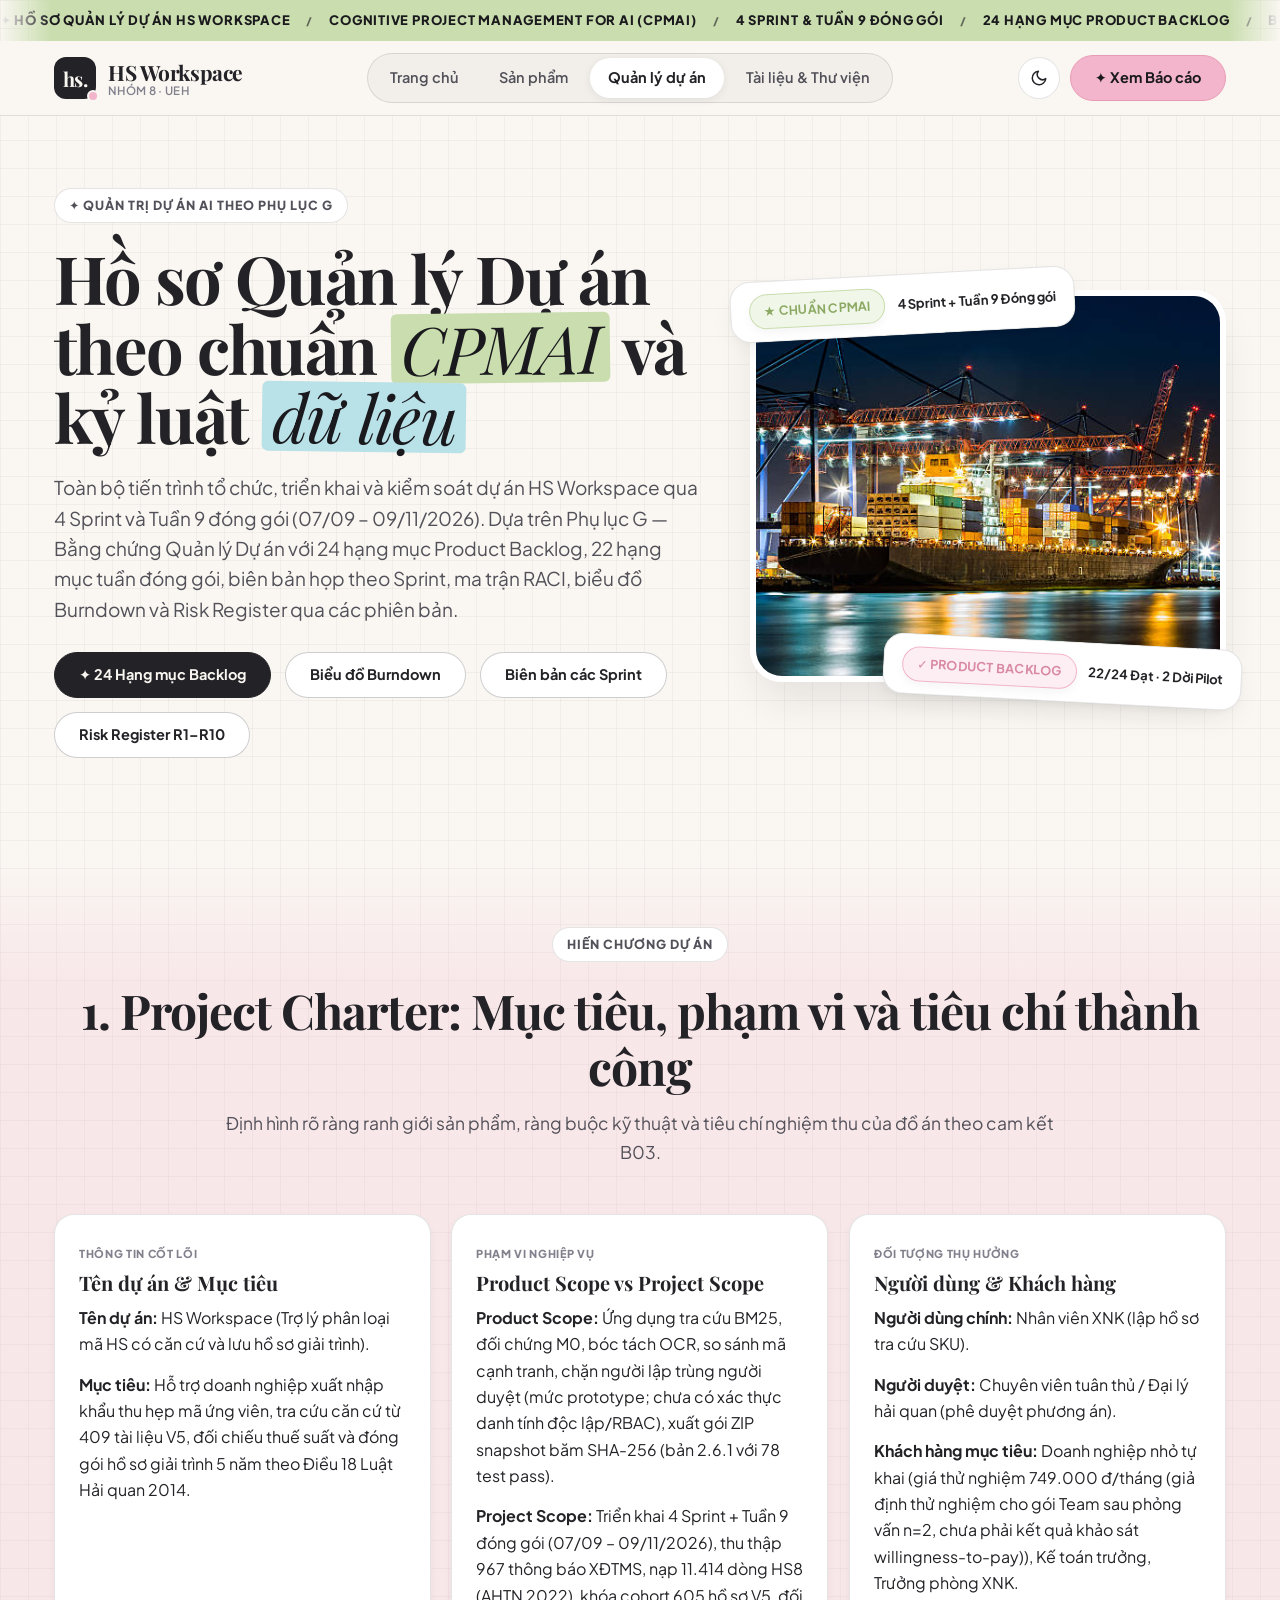
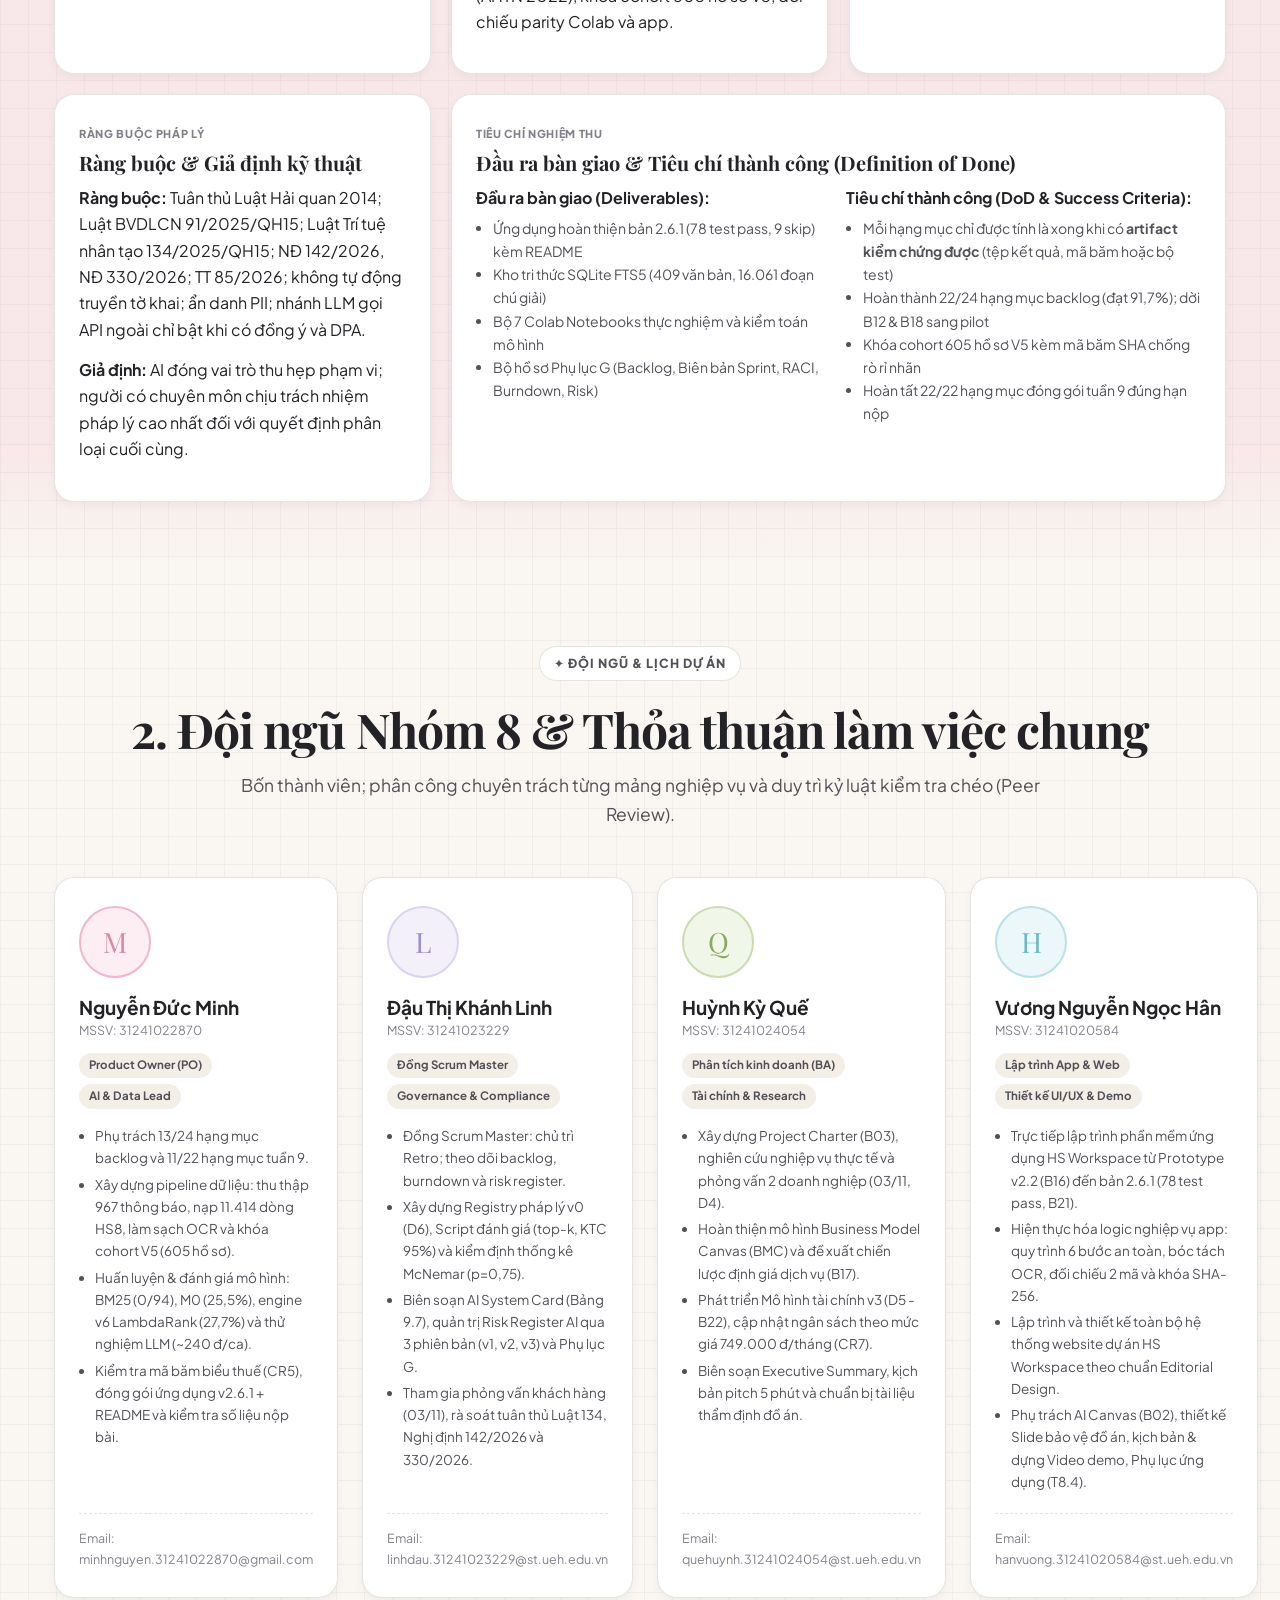
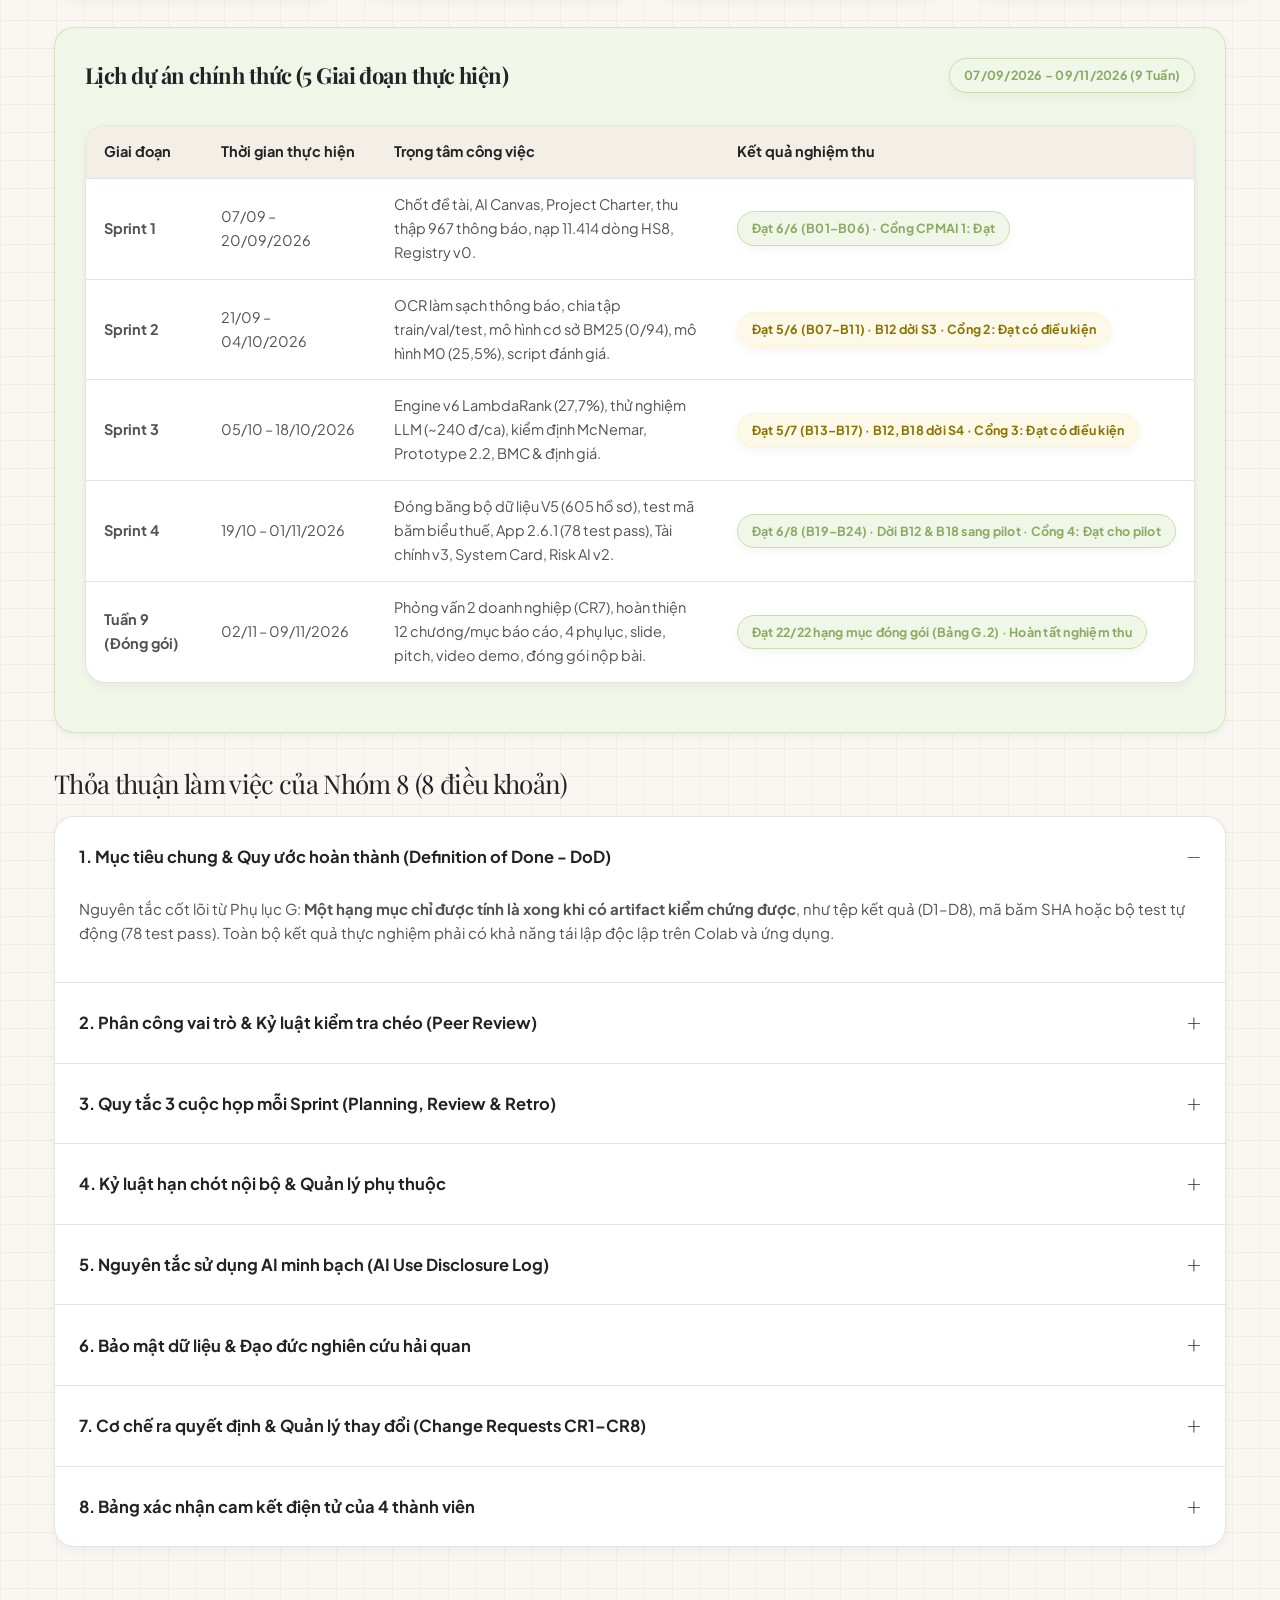
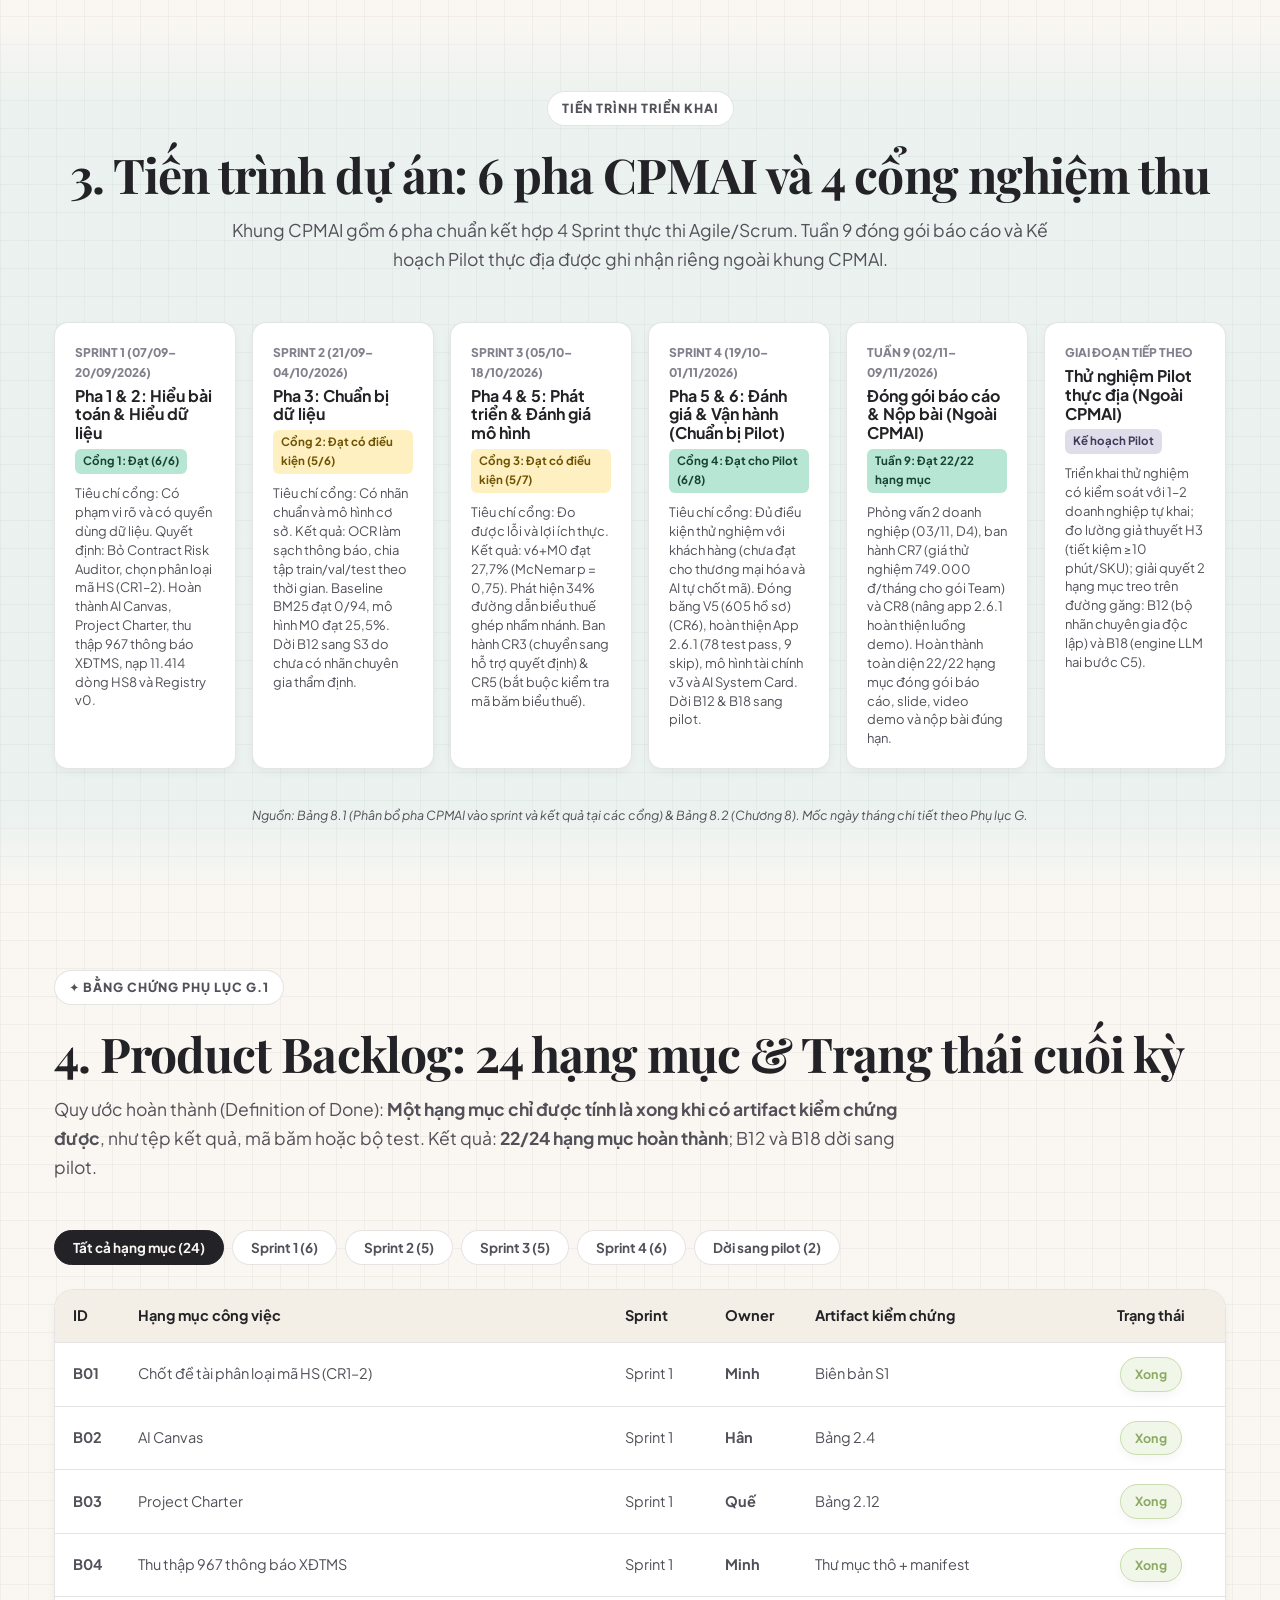
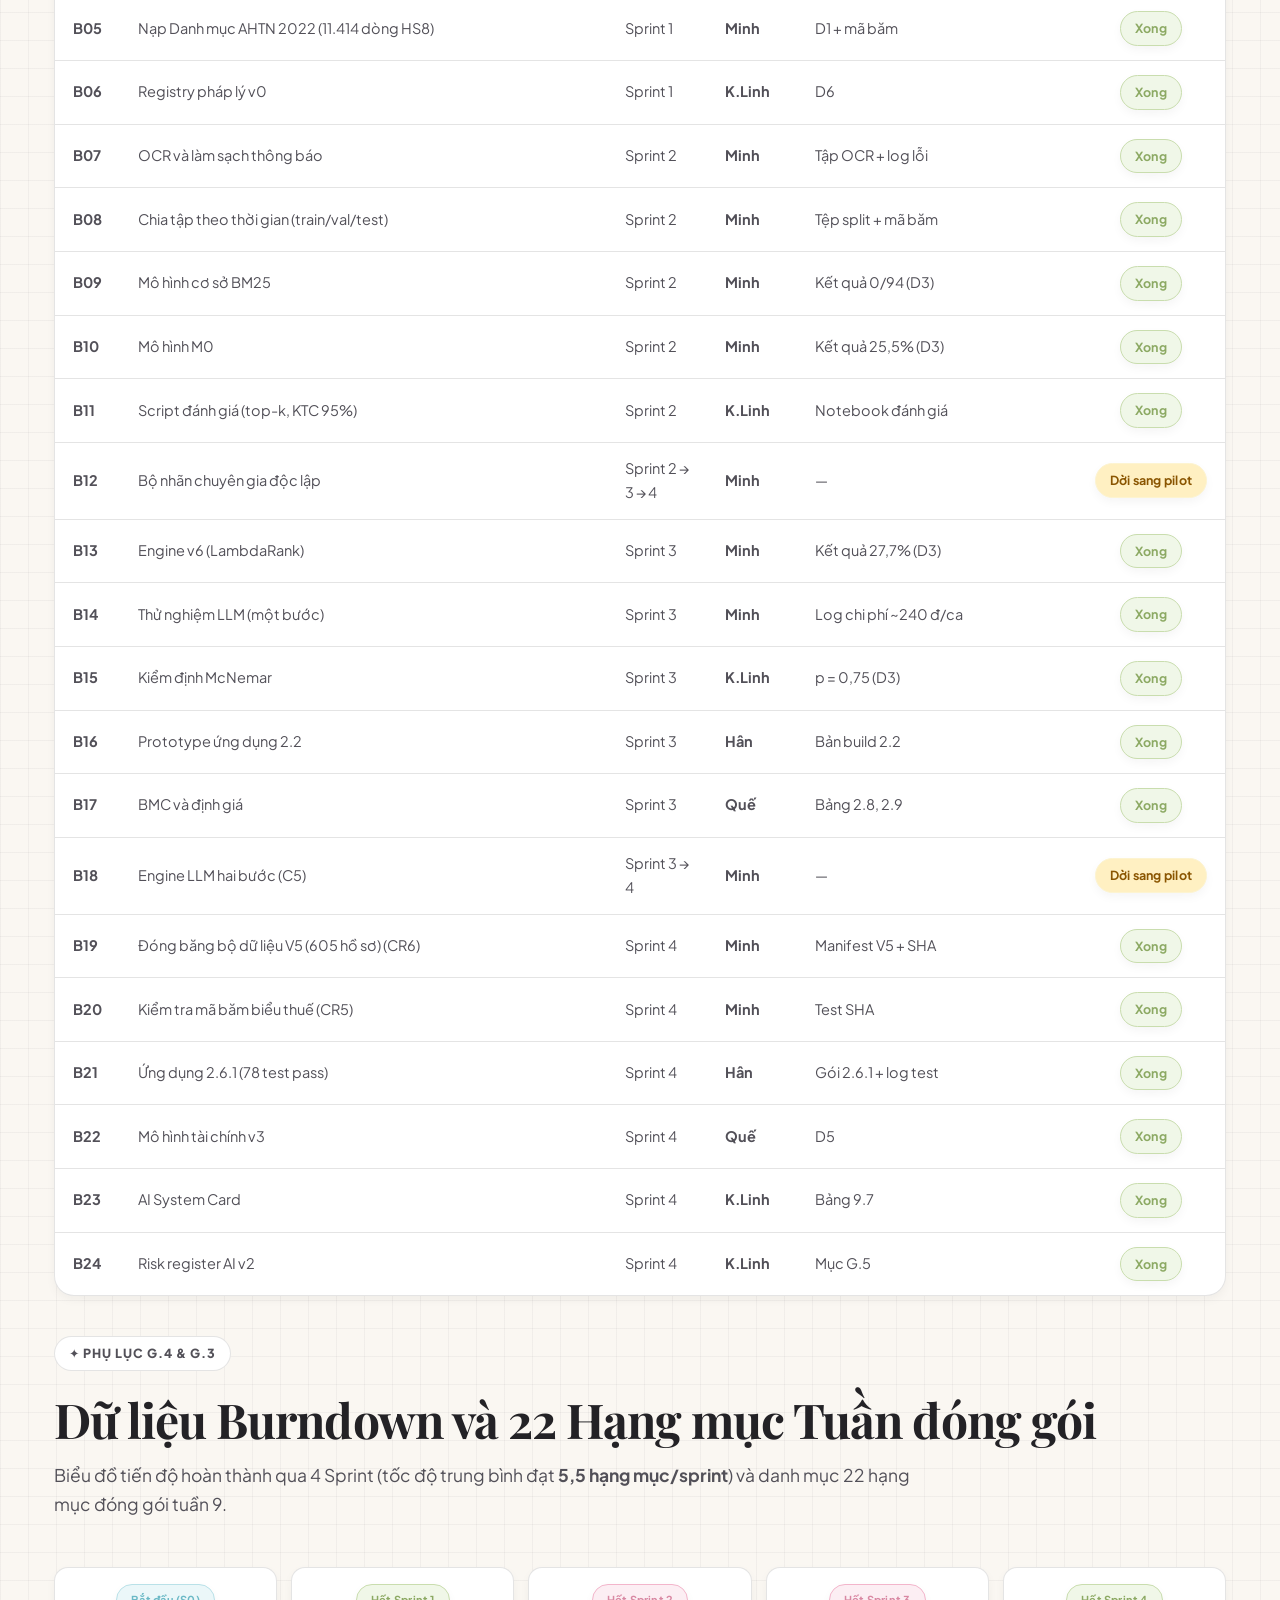
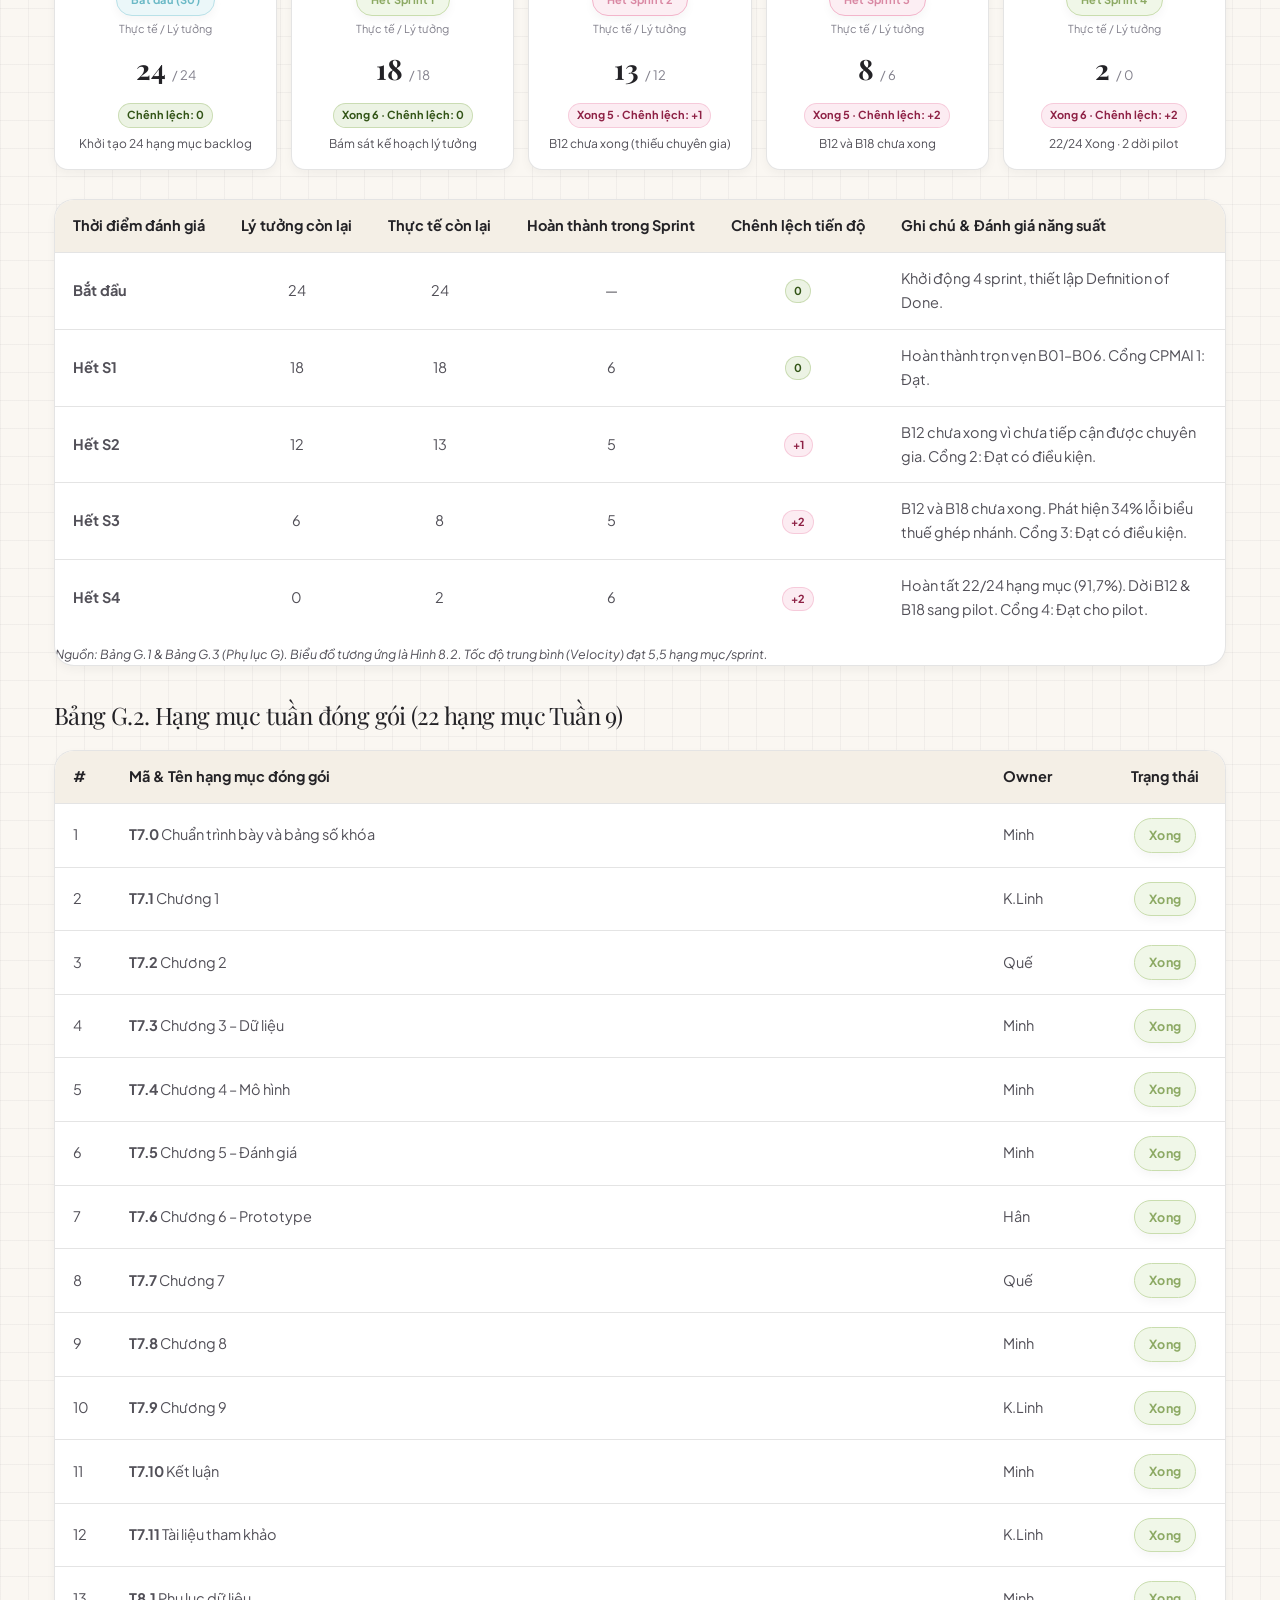
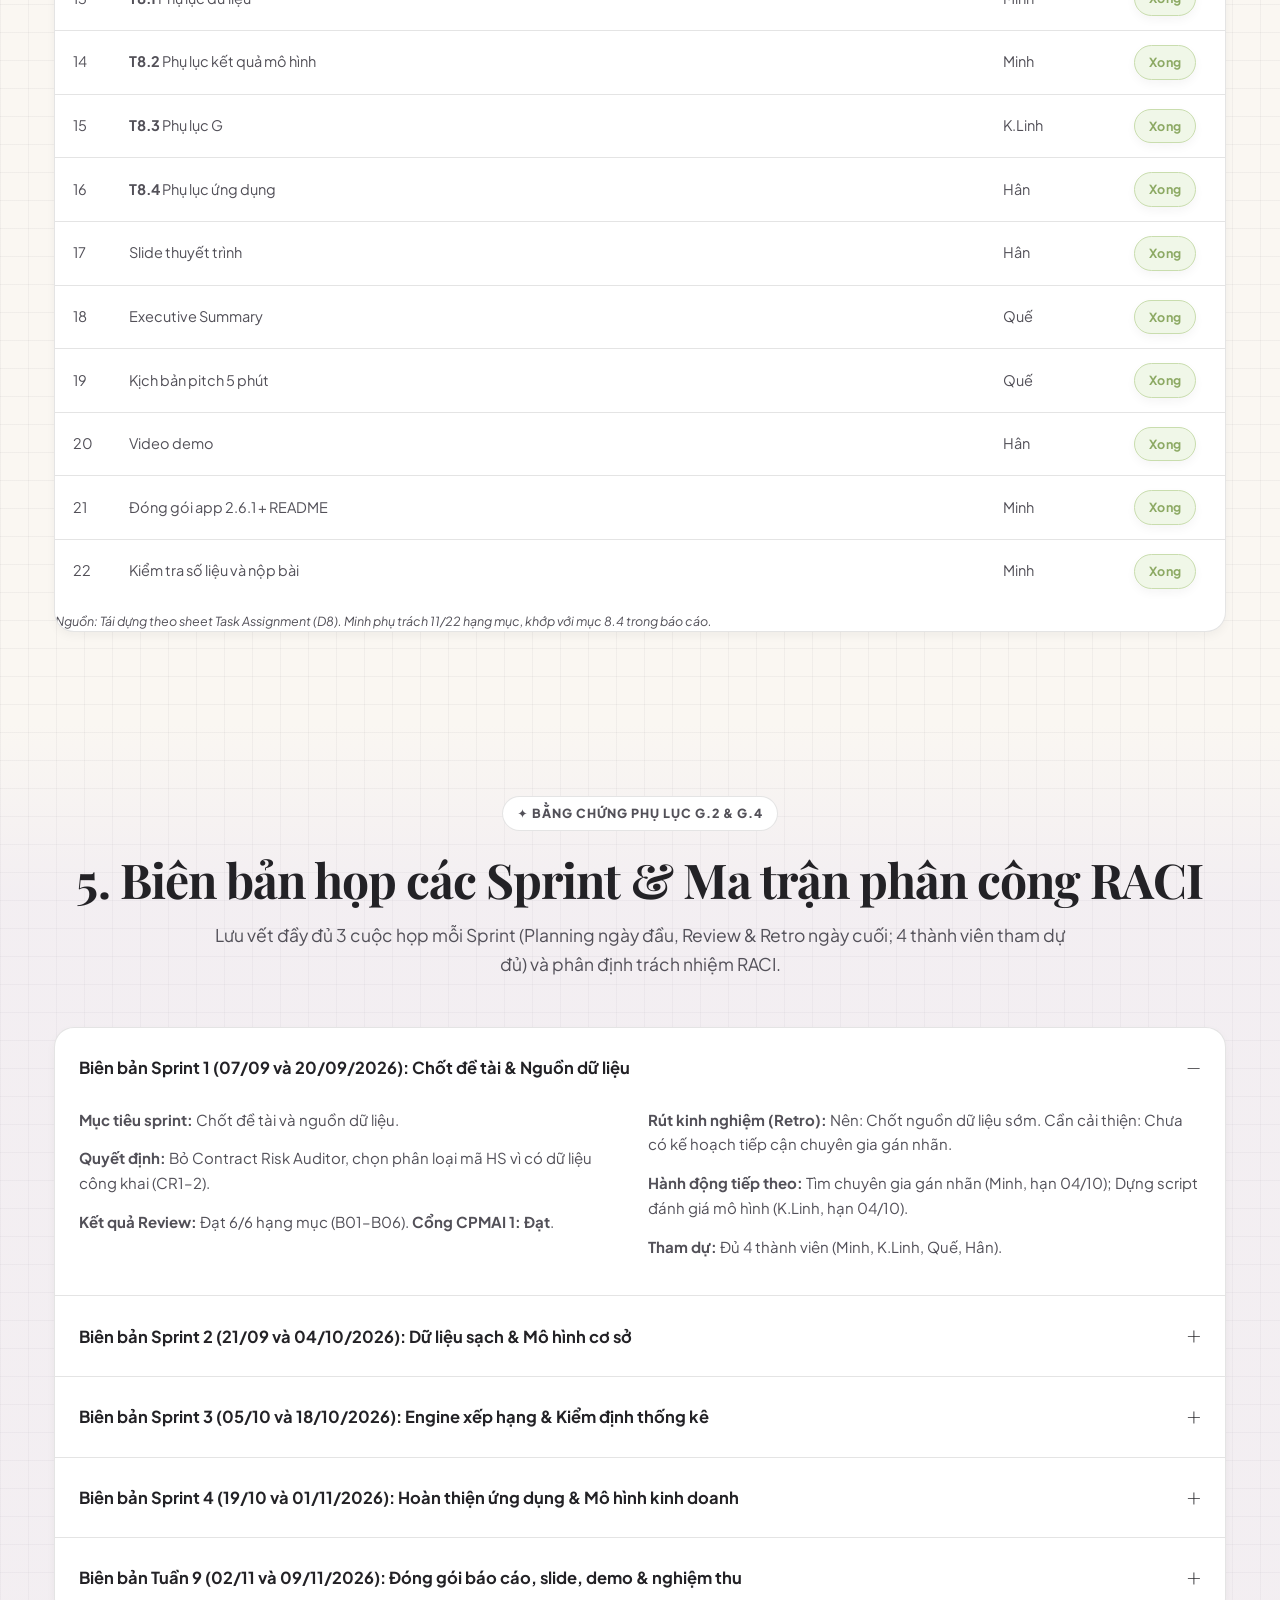
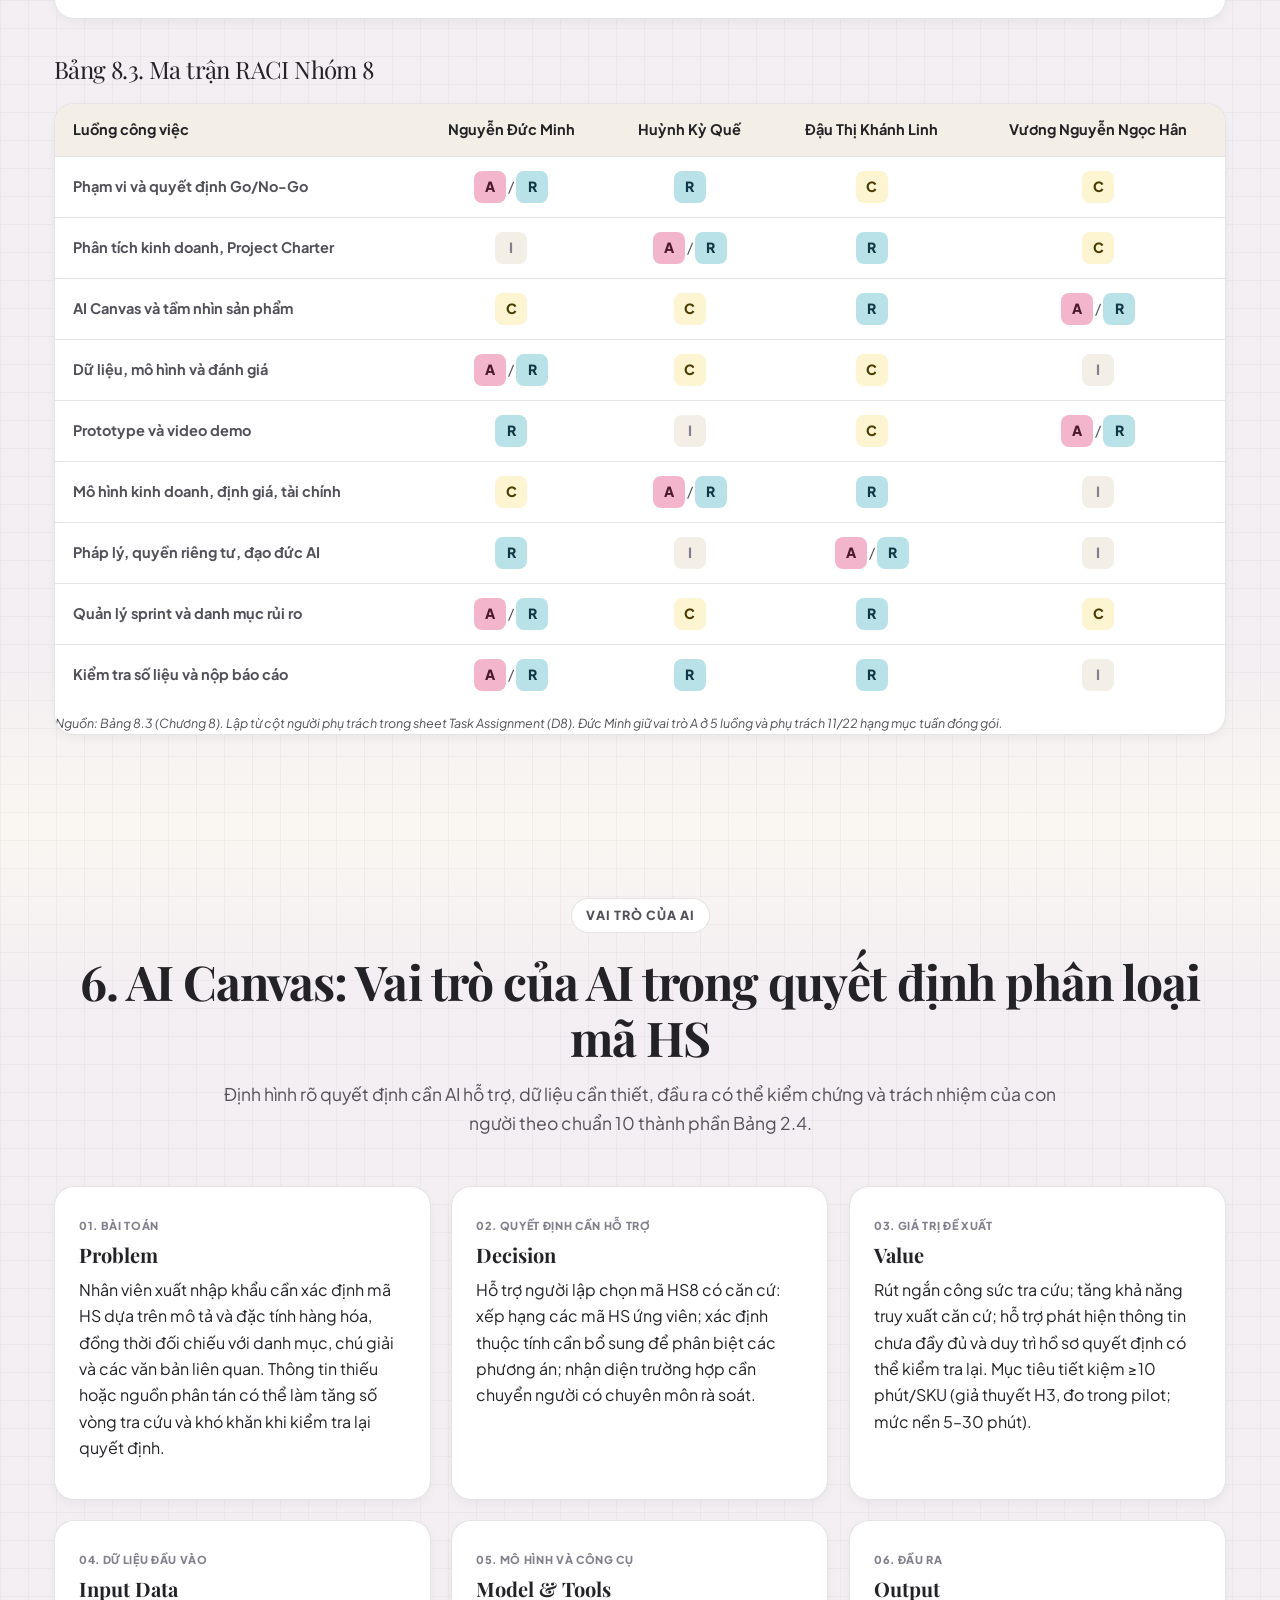
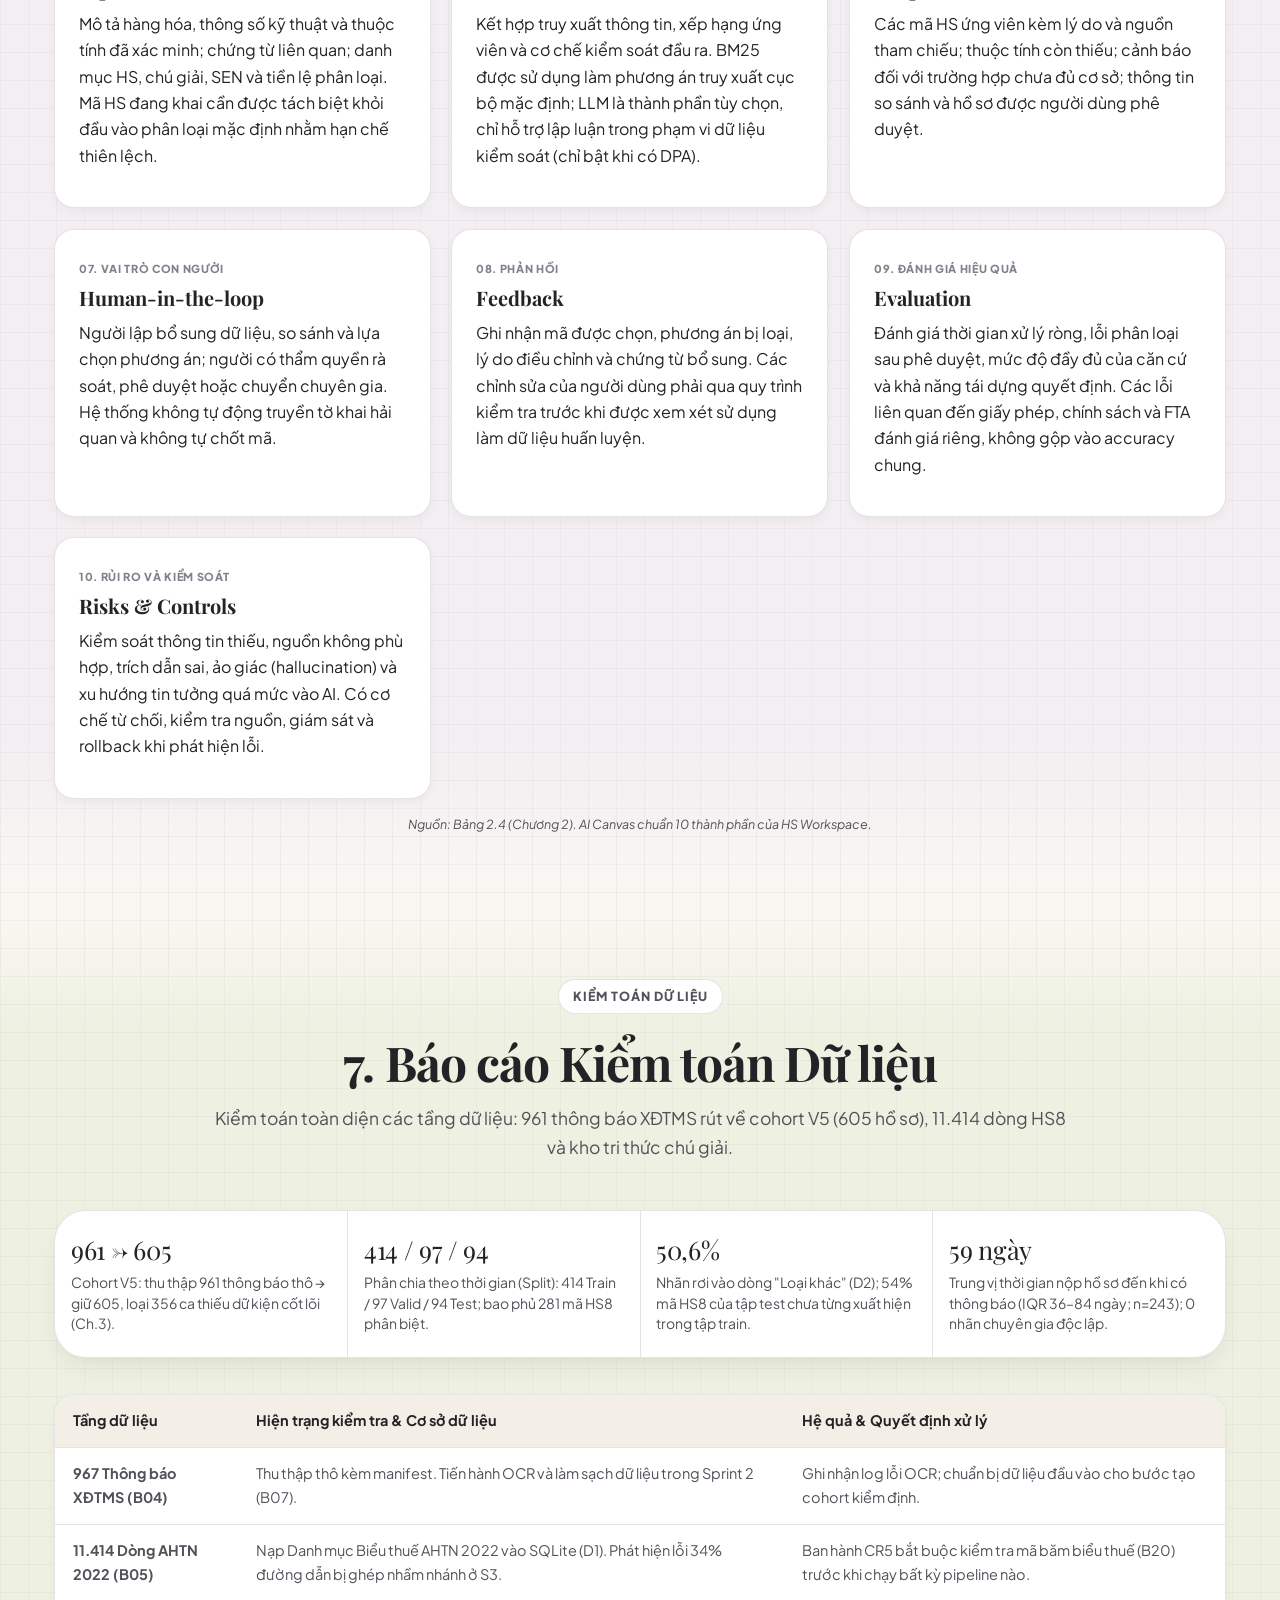
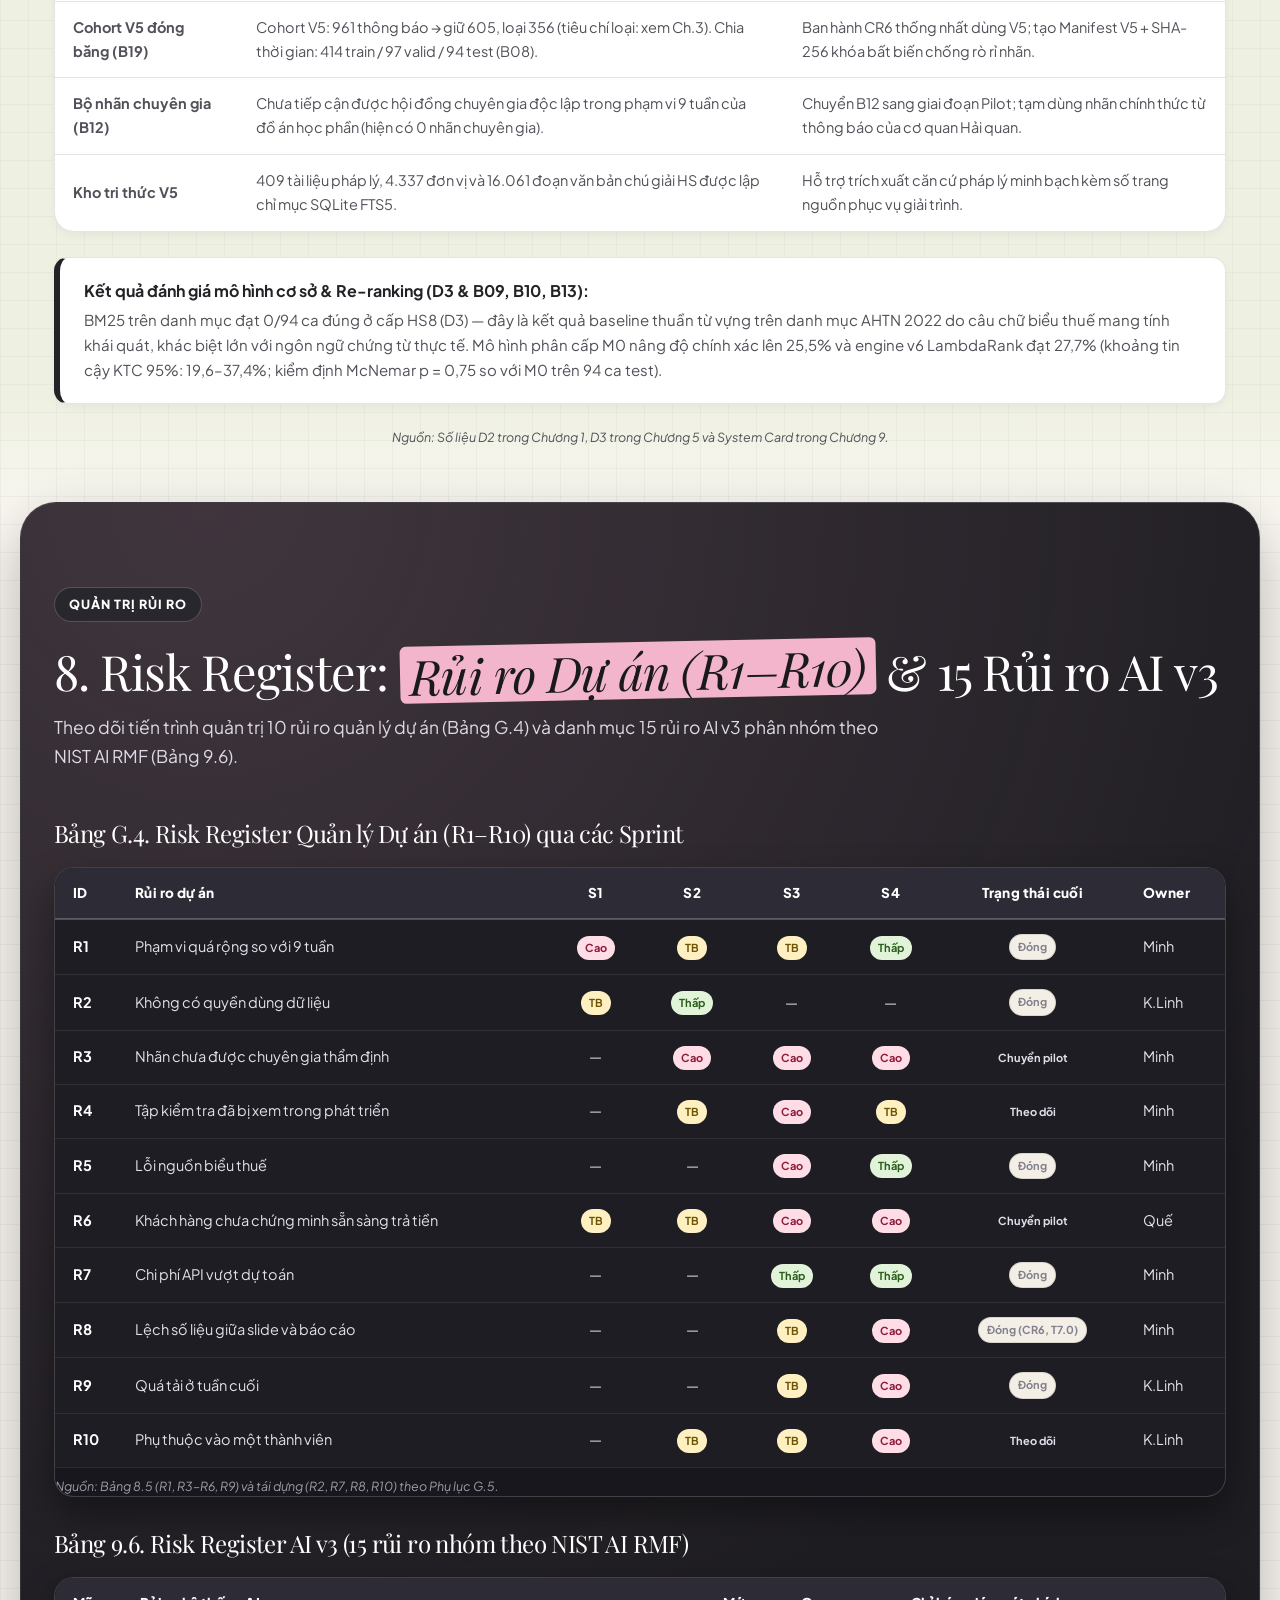
<file: project-management.html>
<!doctype html>
<html lang="vi">
<head>
<meta charset="utf-8">
<meta name="viewport" content="width=device-width, initial-scale=1, viewport-fit=cover">
<title>Quản lý dự án HS Workspace — Khung CPMAI 4 Sprint & Bằng chứng Phụ lục G | Nhóm 8 · UEH</title>
<meta name="description" content="Hồ sơ quản lý dự án HS Workspace theo phương pháp luận CPMAI: 24 hạng mục Product Backlog, 22 hạng mục tuần đóng gói, biên bản họp theo Sprint, biểu đồ Burndown, ma trận RACI, AI Canvas, Data Audit và Risk Register R1–R10 theo Phụ lục G.">
<link rel="icon" href="data:image/svg+xml,%3Csvg xmlns='http://www.w3.org/2000/svg' viewBox='0 0 64 64'%3E%3Crect width='64' height='64' rx='18' fill='%23232226'/%3E%3Ctext x='30' y='42' font-size='26' text-anchor='middle' fill='%23FAF7F2' font-family='serif' font-weight='700'%3Ehs%3C/text%3E%3Ccircle cx='46' cy='40' r='5' fill='%23F3B5CB'/%3E%3C/svg%3E">
<link rel="stylesheet" href="assets/style.css?v=20261110">
</head>
<body class="bg-grid">
<div class="scroll-progress-bar"></div>
<a class="skip" href="#noi-dung" data-vi="Bỏ qua thanh điều hướng" data-en="Skip to main content">Bỏ qua thanh điều hướng</a>

<!-- TOP MARQUEE TICKER TAPE -->
<div class="marquee-bar mint">
 <div class="marquee-track">
  <span>✦ HỒ SƠ QUẢN LÝ DỰ ÁN HS WORKSPACE <i>/</i> COGNITIVE PROJECT MANAGEMENT FOR AI (CPMAI) <i>/</i> 4 SPRINT & TUẦN 9 ĐÓNG GÓI <i>/</i> 24 HẠNG MỤC PRODUCT BACKLOG <i>/</i> BURNDOWN 5,5 TASK/SPRINT <i>/</i> RISK REGISTER R1–R10 <i>/</i> AI SYSTEM CARD <i>/</i> BẰNG CHỨNG PHỤ LỤC G</span>
  <span>✦ HỒ SƠ QUẢN LÝ DỰ ÁN HS WORKSPACE <i>/</i> COGNITIVE PROJECT MANAGEMENT FOR AI (CPMAI) <i>/</i> 4 SPRINT & TUẦN 9 ĐÓNG GÓI <i>/</i> 24 HẠNG MỤC PRODUCT BACKLOG <i>/</i> BURNDOWN 5,5 TASK/SPRINT <i>/</i> RISK REGISTER R1–R10 <i>/</i> AI SYSTEM CARD <i>/</i> BẰNG CHỨNG PHỤ LỤC G</span>
 </div>
</div>

<!-- SINGLE-TIER GLOBAL HEADER -->
<header class="site-header"><div class="container nav-row">
 <a class="brand" href="index.html" aria-label="HS Workspace, về trang chủ">
  <span class="brand-mark" aria-hidden="true">hs.</span>
  <span class="brand-text"><b>HS Workspace</b><span>Nhóm 8 · UEH</span></span>
 </a>
 <nav class="main-nav" id="main-nav" aria-label="Điều hướng chính">
  <ul>
   <li><a href="index.html" data-vi="Trang chủ" data-en="Home">Trang chủ</a></li>
   <li><a href="product.html" data-vi="Sản phẩm" data-en="Product">Sản phẩm</a></li>
   <li><a href="project-management.html" aria-current="page" data-vi="Quản lý dự án" data-en="Project Management">Quản lý dự án</a></li>
   <li><a href="resources.html" data-vi="Tài liệu & Thư viện" data-en="Resources & Library">Tài liệu & Thư viện</a></li>
  </ul>
 </nav>
 <div class="header-actions">
  <button class="icon-btn" id="theme-btn" type="button" aria-label="Đổi giao diện sáng hoặc tối">
   <svg width="18" height="18" viewBox="0 0 24 24" fill="none" stroke="currentColor" stroke-width="2" stroke-linecap="round" stroke-linejoin="round" aria-hidden="true"><path d="M21 12.8A9 9 0 1 1 11.2 3a7 7 0 0 0 9.8 9.8z"/></svg>
  </button>
  <a class="btn btn-pink" href="resources.html#final-report">✦ Xem Báo cáo</a>
  <button class="icon-btn menu-btn" id="menu-btn" type="button" aria-label="Mở menu điều hướng" aria-expanded="false" aria-controls="main-nav">
   <svg width="20" height="20" viewBox="0 0 24 24" fill="none" stroke="currentColor" stroke-width="2.2" stroke-linecap="round" aria-hidden="true"><path d="M4 7h16M4 12h16M4 17h16"/></svg>
  </button>
 </div>
</div></header>

<main id="noi-dung">
<!-- HERO SECTION (Warm Cream & Editorial Header) -->
<section class="section section-cream" id="charter"><div class="container hero-grid">
 <div class="hero-content reveal">
  <span class="eyebrow">✦ Quản trị dự án AI theo Phụ lục G</span>
  <h1 class="editorial-title">
   Hồ sơ Quản lý Dự án theo chuẩn <span class="tape tape-mint">CPMAI</span> và kỷ luật <span class="tape tape-blue">dữ liệu</span>
  </h1>
  <p class="editorial-sub">
   Toàn bộ tiến trình tổ chức, triển khai và kiểm soát dự án HS Workspace qua 4 Sprint và Tuần 9 đóng gói (07/09 – 09/11/2026). Dựa trên Phụ lục G — Bằng chứng Quản lý Dự án với 24 hạng mục Product Backlog, 22 hạng mục tuần đóng gói, biên bản họp theo Sprint, ma trận RACI, biểu đồ Burndown và Risk Register qua các phiên bản.
  </p>
  <div class="hero-cta-group">
   <a class="btn btn-primary" href="#backlog">✦ 24 Hạng mục Backlog</a>
   <a class="btn btn-outline" href="#burndown">Biểu đồ Burndown</a>
   <a class="btn btn-outline" href="#minutes">Biên bản các Sprint</a>
   <a class="btn btn-outline" href="#risk-register">Risk Register R1–R10</a>
  </div>
 </div>

 <div class="hero-visual reveal">
  <div class="collage-frame">
   <img src="assets/istockphoto-476502554-612x612.jpg" alt="Minh họa quy trình kiểm tra hồ sơ xuất nhập khẩu" style="width:100%;height:380px;object-fit:cover;border-radius:var(--r-lg)">
  </div>
  <div class="collage-badge-floating top-left">
   <span class="sticker sticker-mint">★ CHUẨN CPMAI</span>
   <strong style="font-size:13px">4 Sprint + Tuần 9 Đóng gói</strong>
  </div>
  <div class="collage-badge-floating bottom-right">
   <span class="sticker sticker-pink">✓ PRODUCT BACKLOG</span>
   <strong style="font-size:13px">22/24 Đạt · 2 Dời Pilot</strong>
  </div>
 </div>
</div></section>

<!-- SECTION 1: PROJECT CHARTER (Soft Pink Section) -->
<section class="section section-pink"><div class="container">
 <div class="sec-head center reveal">
  <span class="eyebrow">Hiến chương dự án</span>
  <h2>1. Project Charter: Mục tiêu, phạm vi và tiêu chí thành công</h2>
  <p>Định hình rõ ràng ranh giới sản phẩm, ràng buộc kỹ thuật và tiêu chí nghiệm thu của đồ án theo cam kết B03.</p>
 </div>

 <div class="canvas-grid reveal">
  <div class="canvas-cell">
   <span class="tag">Thông tin cốt lõi</span>
   <h4>Tên dự án & Mục tiêu</h4>
   <p><b>Tên dự án:</b> HS Workspace (Trợ lý phân loại mã HS có căn cứ và lưu hồ sơ giải trình).</p>
   <p><b>Mục tiêu:</b> Hỗ trợ doanh nghiệp xuất nhập khẩu thu hẹp mã ứng viên, tra cứu căn cứ từ 409 tài liệu V5, đối chiếu thuế suất và đóng gói hồ sơ giải trình 5 năm theo Điều 18 Luật Hải quan 2014.</p>
  </div>

  <div class="canvas-cell">
   <span class="tag">Phạm vi nghiệp vụ</span>
   <h4>Product Scope vs Project Scope</h4>
   <p><b>Product Scope:</b> Ứng dụng tra cứu BM25, đối chứng M0, bóc tách OCR, so sánh mã cạnh tranh, chặn người lập trùng người duyệt (mức prototype; chưa có xác thực danh tính độc lập/RBAC), xuất gói ZIP snapshot băm SHA-256 (bản 2.6.1 với 78 test pass).</p>
   <p><b>Project Scope:</b> Triển khai 4 Sprint + Tuần 9 đóng gói (07/09 – 09/11/2026), thu thập 967 thông báo XĐTMS, nạp 11.414 dòng HS8 (AHTN 2022), khóa cohort 605 hồ sơ V5, đối chiếu parity Colab và app.</p>
  </div>

  <div class="canvas-cell">
   <span class="tag">Đối tượng thụ hưởng</span>
   <h4>Người dùng & Khách hàng</h4>
   <p><b>Người dùng chính:</b> Nhân viên XNK (lập hồ sơ tra cứu SKU).</p>
   <p><b>Người duyệt:</b> Chuyên viên tuân thủ / Đại lý hải quan (phê duyệt phương án).</p>
   <p><b>Khách hàng mục tiêu:</b> Doanh nghiệp nhỏ tự khai (giá thử nghiệm 749.000 đ/tháng (giả định thử nghiệm cho gói Team sau phỏng vấn n=2, chưa phải kết quả khảo sát willingness-to-pay)), Kế toán trưởng, Trưởng phòng XNK.</p>
  </div>

  <div class="canvas-cell">
   <span class="tag">Ràng buộc pháp lý</span>
   <h4>Ràng buộc & Giả định kỹ thuật</h4>
   <p><b>Ràng buộc:</b> Tuân thủ Luật Hải quan 2014; Luật BVDLCN 91/2025/QH15; Luật Trí tuệ nhân tạo 134/2025/QH15; NĐ 142/2026, NĐ 330/2026; TT 85/2026; không tự động truyền tờ khai; ẩn danh PII; nhánh LLM gọi API ngoài chỉ bật khi có đồng ý và DPA.</p>
   <p><b>Giả định:</b> AI đóng vai trò thu hẹp phạm vi; người có chuyên môn chịu trách nhiệm pháp lý cao nhất đối với quyết định phân loại cuối cùng.</p>
  </div>

  <div class="canvas-cell span-2">
   <span class="tag">Tiêu chí nghiệm thu</span>
   <h4>Đầu ra bàn giao & Tiêu chí thành công (Definition of Done)</h4>
   <div style="display:grid;grid-template-columns:1fr 1fr;gap:16px;margin-top:8px">
    <div>
     <b>Đầu ra bàn giao (Deliverables):</b>
     <ul style="margin:6px 0 0;padding-left:1.2em;font-size:14px;color:var(--ink-secondary)">
      <li>Ứng dụng hoàn thiện bản 2.6.1 (78 test pass, 9 skip) kèm README</li>
      <li>Kho tri thức SQLite FTS5 (409 văn bản, 16.061 đoạn chú giải)</li>
      <li>Bộ 7 Colab Notebooks thực nghiệm và kiểm toán mô hình</li>
      <li>Bộ hồ sơ Phụ lục G (Backlog, Biên bản Sprint, RACI, Burndown, Risk)</li>
     </ul>
    </div>
    <div>
     <b>Tiêu chí thành công (DoD & Success Criteria):</b>
     <ul style="margin:6px 0 0;padding-left:1.2em;font-size:14px;color:var(--ink-secondary)">
      <li>Mỗi hạng mục chỉ được tính là xong khi có <b>artifact kiểm chứng được</b> (tệp kết quả, mã băm hoặc bộ test)</li>
      <li>Hoàn thành 22/24 hạng mục backlog (đạt 91,7%); dời B12 & B18 sang pilot</li>
      <li>Khóa cohort 605 hồ sơ V5 kèm mã băm SHA chống rò rỉ nhãn</li>
      <li>Hoàn tất 22/22 hạng mục đóng gói tuần 9 đúng hạn nộp</li>
     </ul>
    </div>
   </div>
  </div>
 </div>
</div></section>

<!-- SECTION 2: TEAM MEMBERS & TEAM AGREEMENT (Warm Cream) -->
<section class="section section-cream" id="team"><div class="container">
 <div class="sec-head center reveal">
  <span class="eyebrow">✦ Đội ngũ & Lịch dự án</span>
  <h2>2. Đội ngũ Nhóm 8 & Thỏa thuận làm việc chung</h2>
  <p>Bốn thành viên; phân công chuyên trách từng mảng nghiệp vụ và duy trì kỷ luật kiểm tra chéo (Peer Review).</p>
 </div>

 <div class="team-grid reveal">
  <div class="member-card">
   <div class="member-avatar">M</div>
   <h3>Nguyễn Đức Minh</h3>
   <div class="member-id">MSSV: 31241022870</div>
   <div class="member-roles"><span>Product Owner (PO)</span><span>AI &amp; Data Lead</span></div>
   <ul>
    <li>Phụ trách 13/24 hạng mục backlog và 11/22 hạng mục tuần 9.</li>
    <li>Xây dựng pipeline dữ liệu: thu thập 967 thông báo, nạp 11.414 dòng HS8, làm sạch OCR và khóa cohort V5 (605 hồ sơ).</li>
    <li>Huấn luyện &amp; đánh giá mô hình: BM25 (0/94), M0 (25,5%), engine v6 LambdaRank (27,7%) và thử nghiệm LLM (~240 đ/ca).</li>
    <li>Kiểm tra mã băm biểu thuế (CR5), đóng gói ứng dụng v2.6.1 + README và kiểm tra số liệu nộp bài.</li>
   </ul>
   <div class="member-contact">Email: minhnguyen.31241022870@gmail.com</div>
  </div>

  <div class="member-card">
   <div class="member-avatar" style="background:var(--c-lavender-soft);border-color:var(--c-lavender);color:var(--c-lavender-deep)">L</div>
   <h3>Đậu Thị Khánh Linh</h3>
   <div class="member-id">MSSV: 31241023229</div>
   <div class="member-roles"><span>Đồng Scrum Master</span><span>Governance &amp; Compliance</span></div>
   <ul>
    <li>Đồng Scrum Master: chủ trì Retro; theo dõi backlog, burndown và risk register.</li>
    <li>Xây dựng Registry pháp lý v0 (D6), Script đánh giá (top-k, KTC 95%) và kiểm định thống kê McNemar (p=0,75).</li>
    <li>Biên soạn AI System Card (Bảng 9.7), quản trị Risk Register AI qua 3 phiên bản (v1, v2, v3) và Phụ lục G.</li>
    <li>Tham gia phỏng vấn khách hàng (03/11), rà soát tuân thủ Luật 134, Nghị định 142/2026 và 330/2026.</li>
   </ul>
   <div class="member-contact">Email: linhdau.31241023229@st.ueh.edu.vn</div>
  </div>

  <div class="member-card">
   <div class="member-avatar" style="background:var(--c-mint-soft);border-color:var(--c-mint);color:var(--c-mint-deep)">Q</div>
   <h3>Huỳnh Kỳ Quế</h3>
   <div class="member-id">MSSV: 31241024054</div>
   <div class="member-roles"><span>Phân tích kinh doanh (BA)</span><span>Tài chính &amp; Research</span></div>
   <ul>
    <li>Xây dựng Project Charter (B03), nghiên cứu nghiệp vụ thực tế và phỏng vấn 2 doanh nghiệp (03/11, D4).</li>
    <li>Hoàn thiện mô hình Business Model Canvas (BMC) và đề xuất chiến lược định giá dịch vụ (B17).</li>
    <li>Phát triển Mô hình tài chính v3 (D5 - B22), cập nhật ngân sách theo mức giá 749.000 đ/tháng (CR7).</li>
    <li>Biên soạn Executive Summary, kịch bản pitch 5 phút và chuẩn bị tài liệu thẩm định đồ án.</li>
   </ul>
   <div class="member-contact">Email: quehuynh.31241024054@st.ueh.edu.vn</div>
  </div>

  <div class="member-card">
   <div class="member-avatar" style="background:var(--c-blue-soft);border-color:var(--c-blue);color:var(--c-blue-deep)">H</div>
   <h3>Vương Nguyễn Ngọc Hân</h3>
   <div class="member-id">MSSV: 31241020584</div>
   <div class="member-roles"><span>Lập trình App &amp; Web</span><span>Thiết kế UI/UX &amp; Demo</span></div>
   <ul>
    <li>Trực tiếp lập trình phần mềm ứng dụng HS Workspace từ Prototype v2.2 (B16) đến bản 2.6.1 (78 test pass, B21).</li>
    <li>Hiện thực hóa logic nghiệp vụ app: quy trình 6 bước an toàn, bóc tách OCR, đối chiếu 2 mã và khóa SHA-256.</li>
    <li>Lập trình và thiết kế toàn bộ hệ thống website dự án HS Workspace theo chuẩn Editorial Design.</li>
    <li>Phụ trách AI Canvas (B02), thiết kế Slide bảo vệ đồ án, kịch bản &amp; dựng Video demo, Phụ lục ứng dụng (T8.4).</li>
   </ul>
   <div class="member-contact">Email: hanvuong.31241020584@st.ueh.edu.vn</div>
  </div>
 </div>

 <!-- Bảng Lịch dự án chính thức từ Phụ lục G -->
 <div class="card card-mint reveal" style="margin-top:28px">
  <div style="display:flex;justify-content:space-between;align-items:center;margin-bottom:12px;flex-wrap:wrap;gap:8px">
   <h3 class="editorial-serif" style="font-size:22px;margin:0">Lịch dự án chính thức (5 Giai đoạn thực hiện)</h3>
   <span class="sticker sticker-mint">07/09/2026 – 09/11/2026 (9 Tuần)</span>
  </div>
  <div class="table-wrap">
   <table>
    <thead>
     <tr>
      <th>Giai đoạn</th>
      <th>Thời gian thực hiện</th>
      <th>Trọng tâm công việc</th>
      <th>Kết quả nghiệm thu</th>
     </tr>
    </thead>
    <tbody>
     <tr>
      <td><b>Sprint 1</b></td>
      <td>07/09 – 20/09/2026</td>
      <td>Chốt đề tài, AI Canvas, Project Charter, thu thập 967 thông báo, nạp 11.414 dòng HS8, Registry v0.</td>
      <td><span class="sticker sticker-mint">Đạt 6/6 (B01–B06) · Cổng CPMAI 1: Đạt</span></td>
     </tr>
     <tr>
      <td><b>Sprint 2</b></td>
      <td>21/09 – 04/10/2026</td>
      <td>OCR làm sạch thông báo, chia tập train/val/test, mô hình cơ sở BM25 (0/94), mô hình M0 (25,5%), script đánh giá.</td>
      <td><span class="sticker sticker-butter">Đạt 5/6 (B07–B11) · B12 dời S3 · Cổng 2: Đạt có điều kiện</span></td>
     </tr>
     <tr>
      <td><b>Sprint 3</b></td>
      <td>05/10 – 18/10/2026</td>
      <td>Engine v6 LambdaRank (27,7%), thử nghiệm LLM (~240 đ/ca), kiểm định McNemar, Prototype 2.2, BMC & định giá.</td>
      <td><span class="sticker sticker-butter">Đạt 5/7 (B13–B17) · B12, B18 dời S4 · Cổng 3: Đạt có điều kiện</span></td>
     </tr>
     <tr>
      <td><b>Sprint 4</b></td>
      <td>19/10 – 01/11/2026</td>
      <td>Đóng băng bộ dữ liệu V5 (605 hồ sơ), test mã băm biểu thuế, App 2.6.1 (78 test pass), Tài chính v3, System Card, Risk AI v2.</td>
      <td><span class="sticker sticker-mint">Đạt 6/8 (B19–B24) · Dời B12 & B18 sang pilot · Cổng 4: Đạt cho pilot</span></td>
     </tr>
     <tr>
      <td><b>Tuần 9 (Đóng gói)</b></td>
      <td>02/11 – 09/11/2026</td>
      <td>Phỏng vấn 2 doanh nghiệp (CR7), hoàn thiện 12 chương/mục báo cáo, 4 phụ lục, slide, pitch, video demo, đóng gói nộp bài.</td>
      <td><span class="sticker sticker-mint">Đạt 22/22 hạng mục đóng gói (Bảng G.2) · Hoàn tất nghiệm thu</span></td>
     </tr>
    </tbody>
   </table>
  </div>
 </div>

 <!-- Team Agreement Accordion -->
 <h3 class="editorial-serif reveal" style="font-size:26px;margin:36px 0 16px" data-vi="Thỏa thuận làm việc của Nhóm 8 (8 điều khoản)" data-en="Team Agreement (8 Principles)">Thỏa thuận làm việc của Nhóm 8 (8 điều khoản)</h3>
 <div class="acc reveal">
  <details open>
   <summary>1. Mục tiêu chung & Quy ước hoàn thành (Definition of Done - DoD)</summary>
   <div class="acc-body"><p>Nguyên tắc cốt lõi từ Phụ lục G: <b>Một hạng mục chỉ được tính là xong khi có artifact kiểm chứng được</b>, như tệp kết quả (D1–D8), mã băm SHA hoặc bộ test tự động (78 test pass). Toàn bộ kết quả thực nghiệm phải có khả năng tái lập độc lập trên Colab và ứng dụng.</p></div>
  </details>
  <details>
   <summary>2. Phân công vai trò & Kỷ luật kiểm tra chéo (Peer Review)</summary>
   <div class="acc-body"><p>Mỗi hạng mục công việc đều có một Owner chịu trách nhiệm chính (phù hợp vai trò R/A trong Bảng RACI 8.3) và các thành viên phối hợp kiểm tra chéo. Báo cáo các chương được tổng hợp liên tục theo luồng CPMAI thay vì chia rẽ độc lập.</p></div>
  </details>
  <details>
   <summary>3. Quy tắc 3 cuộc họp mỗi Sprint (Planning, Review & Retro)</summary>
   <div class="acc-body"><p>Mỗi Sprint bắt buộc có 3 cuộc họp: <b>Lập kế hoạch (Planning)</b> vào ngày đầu sprint, <b>Đánh giá (Review)</b> và <b>Rút kinh nghiệm (Retrospective)</b> vào ngày cuối sprint. Cả bốn thành viên tham dự đầy đủ mọi buổi và ký nhận biên bản.</p></div>
  </details>
  <details>
   <summary>4. Kỷ luật hạn chót nội bộ & Quản lý phụ thuộc</summary>
   <div class="acc-body"><p>Mọi đầu việc phải hoàn thành trước hạn chót chung ít nhất 48 giờ. Khi xuất hiện rào cản bên ngoài (như việc tiếp cận chuyên gia gán nhãn độc lập B12), nhóm chủ động kích hoạt cơ chế dời việc sang giai đoạn pilot thay vì làm đình trệ tiến độ chung.</p></div>
  </details>
  <details>
   <summary>5. Nguyên tắc sử dụng AI minh bạch (AI Use Disclosure Log)</summary>
   <div class="acc-body"><p>Mọi hoạt động sử dụng AI hỗ trợ (Gemini, Claude, ChatGPT) đều phải được ghi lại trong nhật ký AI Disclosure Log: mục đích, prompt chính, kết quả và phương pháp con người đã kiểm chứng lại thông tin.</p></div>
  </details>
  <details>
   <summary>6. Bảo mật dữ liệu & Đạo đức nghiên cứu hải quan</summary>
   <div class="acc-body"><p>Tuyệt đối không tải các tệp PDF gốc chứa tên doanh nghiệp, mã số thuế hoặc chữ ký công chức lên kho mã nguồn công khai. Toàn bộ 967 thông báo phải được khử định danh (anonymized) trước khi lập chỉ mục.</p></div>
  </details>
  <details>
   <summary>7. Cơ chế ra quyết định & Quản lý thay đổi (Change Requests CR1–CR8)</summary>
   <div class="acc-body"><p>Các quyết định thay đổi kỹ thuật lớn (CR1 đến CR7) phải được thảo luận, ghi nhận bằng chứng và thống nhất trong biên bản Sprint tương ứng (như chuyển từ tự động chốt mã sang hỗ trợ quyết định CR3, kiểm tra mã băm CR5, dùng V5 CR6, chỉnh giá pilot CR7).</p></div>
  </details>
  <details>
   <summary>8. Bảng xác nhận cam kết điện tử của 4 thành viên</summary>
   <div class="acc-body">
    <div class="table-wrap">
     <table>
      <thead>
       <tr><th>Thành viên</th><th>MSSV</th><th>Vai trò trong đồ án</th><th>Cam kết thực hiện</th><th>Ngày ký kết</th></tr>
      </thead>
      <tbody>
       <tr><td><b>Nguyễn Đức Minh</b></td><td>31241022870</td><td>Product Owner (PO); AI &amp; Data Lead</td><td><span class="sticker sticker-mint">Đã xác nhận điện tử</span></td><td>01/09/2026</td></tr>
       <tr><td><b>Đậu Thị Khánh Linh</b></td><td>31241023229</td><td>Đồng Scrum Master; Governance &amp; Compliance</td><td><span class="sticker sticker-mint">Đã xác nhận điện tử</span></td><td>01/09/2026</td></tr>
       <tr><td><b>Huỳnh Kỳ Quế</b></td><td>31241024054</td><td>Phân tích kinh doanh (BA); Tài chính &amp; Research</td><td><span class="sticker sticker-mint">Đã xác nhận điện tử</span></td><td>01/09/2026</td></tr>
       <tr><td><b>Vương Nguyễn Ngọc Hân</b></td><td>31241020584</td><td>Lập trình App &amp; Web; Thiết kế UI/UX &amp; Demo</td><td><span class="sticker sticker-mint">Đã xác nhận điện tử</span></td><td>01/09/2026</td></tr>
      </tbody>
     </table>
    </div>
   </div>
  </details>
 </div>
</div></section>

<!-- SECTION 3: TIMELINE & CPMAI 4 SPRINTS (Baby Blue Section) -->
<section class="section section-blue" id="timeline"><div class="container">
 <div class="sec-head center reveal">
  <span class="eyebrow">Tiến trình triển khai</span>
  <h2>3. Tiến trình dự án: 6 pha CPMAI và 4 cổng nghiệm thu</h2>
  <p>Khung CPMAI gồm 6 pha chuẩn kết hợp 4 Sprint thực thi Agile/Scrum. Tuần 9 đóng gói báo cáo và Kế hoạch Pilot thực địa được ghi nhận riêng ngoài khung CPMAI.</p>
 </div>

 <div class="timeline-editorial reveal">
  <div class="timeline-item">
   <div class="week">Sprint 1 (07/09–20/09/2026)</div>
   <h4>Pha 1 & 2: Hiểu bài toán & Hiểu dữ liệu</h4>
   <span class="gate" style="background:#B8E6D5;color:#184232">Cổng 1: Đạt (6/6)</span>
   <p>Tiêu chí cổng: Có phạm vi rõ và có quyền dùng dữ liệu. Quyết định: Bỏ Contract Risk Auditor, chọn phân loại mã HS (CR1–2). Hoàn thành AI Canvas, Project Charter, thu thập 967 thông báo XĐTMS, nạp 11.414 dòng HS8 và Registry v0.</p>
  </div>
  <div class="timeline-item">
   <div class="week">Sprint 2 (21/09–04/10/2026)</div>
   <h4>Pha 3: Chuẩn bị dữ liệu</h4>
   <span class="gate" style="background:#FFF0C2;color:#6E5300">Cổng 2: Đạt có điều kiện (5/6)</span>
   <p>Tiêu chí cổng: Có nhãn chuẩn và mô hình cơ sở. Kết quả: OCR làm sạch thông báo, chia tập train/val/test theo thời gian. Baseline BM25 đạt 0/94, mô hình M0 đạt 25,5%. Dời B12 sang S3 do chưa có nhãn chuyên gia thẩm định.</p>
  </div>
  <div class="timeline-item">
   <div class="week">Sprint 3 (05/10–18/10/2026)</div>
   <h4>Pha 4 & 5: Phát triển & Đánh giá mô hình</h4>
   <span class="gate" style="background:#FFF0C2;color:#6E5300">Cổng 3: Đạt có điều kiện (5/7)</span>
   <p>Tiêu chí cổng: Đo được lỗi và lợi ích thực. Kết quả: v6+M0 đạt 27,7% (McNemar p = 0,75). Phát hiện 34% đường dẫn biểu thuế ghép nhầm nhánh. Ban hành CR3 (chuyển sang hỗ trợ quyết định) & CR5 (bắt buộc kiểm tra mã băm biểu thuế).</p>
  </div>
  <div class="timeline-item">
   <div class="week">Sprint 4 (19/10–01/11/2026)</div>
   <h4>Pha 5 & 6: Đánh giá & Vận hành (Chuẩn bị Pilot)</h4>
   <span class="gate" style="background:#B8E6D5;color:#184232">Cổng 4: Đạt cho Pilot (6/8)</span>
   <p>Tiêu chí cổng: Đủ điều kiện thử nghiệm với khách hàng (chưa đạt cho thương mại hóa và AI tự chốt mã). Đóng băng V5 (605 hồ sơ) (CR6), hoàn thiện App 2.6.1 (78 test pass, 9 skip), mô hình tài chính v3 và AI System Card. Dời B12 & B18 sang pilot.</p>
  </div>
  <div class="timeline-item">
   <div class="week">Tuần 9 (02/11–09/11/2026)</div>
   <h4>Đóng gói báo cáo & Nộp bài (Ngoài CPMAI)</h4>
   <span class="gate" style="background:#B8E6D5;color:#184232">Tuần 9: Đạt 22/22 hạng mục</span>
   <p>Phỏng vấn 2 doanh nghiệp (03/11, D4), ban hành CR7 (giá thử nghiệm 749.000 đ/tháng cho gói Team) và CR8 (nâng app 2.6.1 hoàn thiện luồng demo). Hoàn thành toàn diện 22/22 hạng mục đóng gói báo cáo, slide, video demo và nộp bài đúng hạn.</p>
  </div>
  <div class="timeline-item">
   <div class="week">Giai đoạn tiếp theo</div>
   <h4>Thử nghiệm Pilot thực địa (Ngoài CPMAI)</h4>
   <span class="gate" style="background:#E0DDEB;color:#3F395A">Kế hoạch Pilot</span>
   <p>Triển khai thử nghiệm có kiểm soát với 1–2 doanh nghiệp tự khai; đo lường giả thuyết H3 (tiết kiệm ≥10 phút/SKU); giải quyết 2 hạng mục treo trên đường găng: B12 (bộ nhãn chuyên gia độc lập) và B18 (engine LLM hai bước C5).</p>
  </div>
 </div>
 <div style="font-size:12.5px;color:var(--ink-secondary);margin-top:16px;text-align:center">
  <i>Nguồn: Bảng 8.1 (Phân bổ pha CPMAI vào sprint và kết quả tại các cổng) & Bảng 8.2 (Chương 8). Mốc ngày tháng chi tiết theo Phụ lục G.</i>
 </div>
</div></section>

<!-- SECTION 4: PRODUCT BACKLOG (Warm Cream) -->
<section class="section section-cream" id="backlog"><div class="container">
 <div class="sec-head reveal">
  <span class="eyebrow">✦ Bằng chứng Phụ lục G.1</span>
  <h2>4. Product Backlog: 24 hạng mục & Trạng thái cuối kỳ</h2>
  <p>Quy ước hoàn thành (Definition of Done): <b>Một hạng mục chỉ được tính là xong khi có artifact kiểm chứng được</b>, như tệp kết quả, mã băm hoặc bộ test. Kết quả: <b>22/24 hạng mục hoàn thành</b>; B12 và B18 dời sang pilot.</p>
 </div>

 <!-- Filter bar for 24 items -->
 <div class="filter-bar reveal" data-target="#backlog-table-g1">
  <button type="button" class="filter-btn active" data-filter="all">Tất cả hạng mục (24)</button>
  <button type="button" class="filter-btn" data-filter="s1">Sprint 1 (6)</button>
  <button type="button" class="filter-btn" data-filter="s2">Sprint 2 (5)</button>
  <button type="button" class="filter-btn" data-filter="s3">Sprint 3 (5)</button>
  <button type="button" class="filter-btn" data-filter="s4">Sprint 4 (6)</button>
  <button type="button" class="filter-btn" data-filter="pilot">Dời sang pilot (2)</button>
 </div>

 <!-- Bảng G.1 -->
 <div class="table-wrap reveal" style="margin-bottom:36px">
  <table id="backlog-table-g1">
   <thead>
    <tr>
     <th style="width:60px">ID</th>
     <th>Hạng mục công việc</th>
     <th style="width:100px">Sprint</th>
     <th style="width:90px">Owner</th>
     <th>Artifact kiểm chứng</th>
     <th style="width:120px;text-align:center">Trạng thái</th>
    </tr>
   </thead>
   <tbody>
    <tr data-category="s1">
     <td><b>B01</b></td>
     <td>Chốt đề tài phân loại mã HS (CR1–2)</td>
     <td>Sprint 1</td>
     <td><b>Minh</b></td>
     <td>Biên bản S1</td>
     <td style="text-align:center"><span class="sticker sticker-mint">Xong</span></td>
    </tr>
    <tr data-category="s1">
     <td><b>B02</b></td>
     <td>AI Canvas</td>
     <td>Sprint 1</td>
     <td><b>Hân</b></td>
     <td>Bảng 2.4</td>
     <td style="text-align:center"><span class="sticker sticker-mint">Xong</span></td>
    </tr>
    <tr data-category="s1">
     <td><b>B03</b></td>
     <td>Project Charter</td>
     <td>Sprint 1</td>
     <td><b>Quế</b></td>
     <td>Bảng 2.12</td>
     <td style="text-align:center"><span class="sticker sticker-mint">Xong</span></td>
    </tr>
    <tr data-category="s1">
     <td><b>B04</b></td>
     <td>Thu thập 967 thông báo XĐTMS</td>
     <td>Sprint 1</td>
     <td><b>Minh</b></td>
     <td>Thư mục thô + manifest</td>
     <td style="text-align:center"><span class="sticker sticker-mint">Xong</span></td>
    </tr>
    <tr data-category="s1">
     <td><b>B05</b></td>
     <td>Nạp Danh mục AHTN 2022 (11.414 dòng HS8)</td>
     <td>Sprint 1</td>
     <td><b>Minh</b></td>
     <td>D1 + mã băm</td>
     <td style="text-align:center"><span class="sticker sticker-mint">Xong</span></td>
    </tr>
    <tr data-category="s1">
     <td><b>B06</b></td>
     <td>Registry pháp lý v0</td>
     <td>Sprint 1</td>
     <td><b>K.Linh</b></td>
     <td>D6</td>
     <td style="text-align:center"><span class="sticker sticker-mint">Xong</span></td>
    </tr>
    <tr data-category="s2">
     <td><b>B07</b></td>
     <td>OCR và làm sạch thông báo</td>
     <td>Sprint 2</td>
     <td><b>Minh</b></td>
     <td>Tập OCR + log lỗi</td>
     <td style="text-align:center"><span class="sticker sticker-mint">Xong</span></td>
    </tr>
    <tr data-category="s2">
     <td><b>B08</b></td>
     <td>Chia tập theo thời gian (train/val/test)</td>
     <td>Sprint 2</td>
     <td><b>Minh</b></td>
     <td>Tệp split + mã băm</td>
     <td style="text-align:center"><span class="sticker sticker-mint">Xong</span></td>
    </tr>
    <tr data-category="s2">
     <td><b>B09</b></td>
     <td>Mô hình cơ sở BM25</td>
     <td>Sprint 2</td>
     <td><b>Minh</b></td>
     <td>Kết quả 0/94 (D3)</td>
     <td style="text-align:center"><span class="sticker sticker-mint">Xong</span></td>
    </tr>
    <tr data-category="s2">
     <td><b>B10</b></td>
     <td>Mô hình M0</td>
     <td>Sprint 2</td>
     <td><b>Minh</b></td>
     <td>Kết quả 25,5% (D3)</td>
     <td style="text-align:center"><span class="sticker sticker-mint">Xong</span></td>
    </tr>
    <tr data-category="s2">
     <td><b>B11</b></td>
     <td>Script đánh giá (top-k, KTC 95%)</td>
     <td>Sprint 2</td>
     <td><b>K.Linh</b></td>
     <td>Notebook đánh giá</td>
     <td style="text-align:center"><span class="sticker sticker-mint">Xong</span></td>
    </tr>
    <tr data-category="pilot">
     <td><b>B12</b></td>
     <td>Bộ nhãn chuyên gia độc lập</td>
     <td>Sprint 2 → 3 → 4</td>
     <td><b>Minh</b></td>
     <td>—</td>
     <td style="text-align:center"><span class="sticker sticker-butter" style="color:#8A5500;background:#FFF0C2">Dời sang pilot</span></td>
    </tr>
    <tr data-category="s3">
     <td><b>B13</b></td>
     <td>Engine v6 (LambdaRank)</td>
     <td>Sprint 3</td>
     <td><b>Minh</b></td>
     <td>Kết quả 27,7% (D3)</td>
     <td style="text-align:center"><span class="sticker sticker-mint">Xong</span></td>
    </tr>
    <tr data-category="s3">
     <td><b>B14</b></td>
     <td>Thử nghiệm LLM (một bước)</td>
     <td>Sprint 3</td>
     <td><b>Minh</b></td>
     <td>Log chi phí ~240 đ/ca</td>
     <td style="text-align:center"><span class="sticker sticker-mint">Xong</span></td>
    </tr>
    <tr data-category="s3">
     <td><b>B15</b></td>
     <td>Kiểm định McNemar</td>
     <td>Sprint 3</td>
     <td><b>K.Linh</b></td>
     <td>p = 0,75 (D3)</td>
     <td style="text-align:center"><span class="sticker sticker-mint">Xong</span></td>
    </tr>
    <tr data-category="s3">
     <td><b>B16</b></td>
     <td>Prototype ứng dụng 2.2</td>
     <td>Sprint 3</td>
     <td><b>Hân</b></td>
     <td>Bản build 2.2</td>
     <td style="text-align:center"><span class="sticker sticker-mint">Xong</span></td>
    </tr>
    <tr data-category="s3">
     <td><b>B17</b></td>
     <td>BMC và định giá</td>
     <td>Sprint 3</td>
     <td><b>Quế</b></td>
     <td>Bảng 2.8, 2.9</td>
     <td style="text-align:center"><span class="sticker sticker-mint">Xong</span></td>
    </tr>
    <tr data-category="pilot">
     <td><b>B18</b></td>
     <td>Engine LLM hai bước (C5)</td>
     <td>Sprint 3 → 4</td>
     <td><b>Minh</b></td>
     <td>—</td>
     <td style="text-align:center"><span class="sticker sticker-butter" style="color:#8A5500;background:#FFF0C2">Dời sang pilot</span></td>
    </tr>
    <tr data-category="s4">
     <td><b>B19</b></td>
     <td>Đóng băng bộ dữ liệu V5 (605 hồ sơ) (CR6)</td>
     <td>Sprint 4</td>
     <td><b>Minh</b></td>
     <td>Manifest V5 + SHA</td>
     <td style="text-align:center"><span class="sticker sticker-mint">Xong</span></td>
    </tr>
    <tr data-category="s4">
     <td><b>B20</b></td>
     <td>Kiểm tra mã băm biểu thuế (CR5)</td>
     <td>Sprint 4</td>
     <td><b>Minh</b></td>
     <td>Test SHA</td>
     <td style="text-align:center"><span class="sticker sticker-mint">Xong</span></td>
    </tr>
    <tr data-category="s4">
     <td><b>B21</b></td>
     <td>Ứng dụng 2.6.1 (78 test pass)</td>
     <td>Sprint 4</td>
     <td><b>Hân</b></td>
     <td>Gói 2.6.1 + log test</td>
     <td style="text-align:center"><span class="sticker sticker-mint">Xong</span></td>
    </tr>
    <tr data-category="s4">
     <td><b>B22</b></td>
     <td>Mô hình tài chính v3</td>
     <td>Sprint 4</td>
     <td><b>Quế</b></td>
     <td>D5</td>
     <td style="text-align:center"><span class="sticker sticker-mint">Xong</span></td>
    </tr>
    <tr data-category="s4">
     <td><b>B23</b></td>
     <td>AI System Card</td>
     <td>Sprint 4</td>
     <td><b>K.Linh</b></td>
     <td>Bảng 9.7</td>
     <td style="text-align:center"><span class="sticker sticker-mint">Xong</span></td>
    </tr>
    <tr data-category="s4">
     <td><b>B24</b></td>
     <td>Risk register AI v2</td>
     <td>Sprint 4</td>
     <td><b>K.Linh</b></td>
     <td>Mục G.5</td>
     <td style="text-align:center"><span class="sticker sticker-mint">Xong</span></td>
    </tr>
   </tbody>
  </table>
 </div>

 <!-- SUBSECTION: BURNDOWN & TUẦN 9 -->
 <div class="sec-head reveal" id="burndown" style="margin-top:40px">
  <span class="eyebrow">✦ Phụ lục G.4 & G.3</span>
  <h2>Dữ liệu Burndown và 22 Hạng mục Tuần đóng gói</h2>
  <p>Biểu đồ tiến độ hoàn thành qua 4 Sprint (tốc độ trung bình đạt <b>5,5 hạng mục/sprint</b>) và danh mục 22 hạng mục đóng gói tuần 9.</p>
 </div>

 <!-- Visual Burndown Cards -->
 <div class="burndown-visual-grid reveal">
  <div class="burndown-step-card">
   <span class="sticker sticker-blue" style="font-size:11px">Bắt đầu (S0)</span>
   <span style="font-size:11px;color:var(--ink-muted);display:block;margin-top:4px">Thực tế / Lý tưởng</span>
   <div class="burndown-num-wrap">
    <span class="burndown-actual">24</span>
    <span class="burndown-ideal">/ 24</span>
   </div>
   <span class="burndown-diff-badge burndown-diff-0">Chênh lệch: 0</span>
   <p style="font-size:12px;margin:6px 0 0;color:var(--ink-secondary)">Khởi tạo 24 hạng mục backlog</p>
  </div>

  <div class="burndown-step-card">
   <span class="sticker sticker-mint" style="font-size:11px">Hết Sprint 1</span>
   <span style="font-size:11px;color:var(--ink-muted);display:block;margin-top:4px">Thực tế / Lý tưởng</span>
   <div class="burndown-num-wrap">
    <span class="burndown-actual">18</span>
    <span class="burndown-ideal">/ 18</span>
   </div>
   <span class="burndown-diff-badge burndown-diff-0">Xong 6 · Chênh lệch: 0</span>
   <p style="font-size:12px;margin:6px 0 0;color:var(--ink-secondary)">Bám sát kế hoạch lý tưởng</p>
  </div>

  <div class="burndown-step-card">
   <span class="sticker sticker-pink" style="font-size:11px">Hết Sprint 2</span>
   <span style="font-size:11px;color:var(--ink-muted);display:block;margin-top:4px">Thực tế / Lý tưởng</span>
   <div class="burndown-num-wrap">
    <span class="burndown-actual">13</span>
    <span class="burndown-ideal">/ 12</span>
   </div>
   <span class="burndown-diff-badge burndown-diff-pos">Xong 5 · Chênh lệch: +1</span>
   <p style="font-size:12px;margin:6px 0 0;color:var(--ink-secondary)">B12 chưa xong (thiếu chuyên gia)</p>
  </div>

  <div class="burndown-step-card">
   <span class="sticker sticker-pink" style="font-size:11px">Hết Sprint 3</span>
   <span style="font-size:11px;color:var(--ink-muted);display:block;margin-top:4px">Thực tế / Lý tưởng</span>
   <div class="burndown-num-wrap">
    <span class="burndown-actual">8</span>
    <span class="burndown-ideal">/ 6</span>
   </div>
   <span class="burndown-diff-badge burndown-diff-pos">Xong 5 · Chênh lệch: +2</span>
   <p style="font-size:12px;margin:6px 0 0;color:var(--ink-secondary)">B12 và B18 chưa xong</p>
  </div>

  <div class="burndown-step-card">
   <span class="sticker sticker-mint" style="font-size:11px">Hết Sprint 4</span>
   <span style="font-size:11px;color:var(--ink-muted);display:block;margin-top:4px">Thực tế / Lý tưởng</span>
   <div class="burndown-num-wrap">
    <span class="burndown-actual">2</span>
    <span class="burndown-ideal">/ 0</span>
   </div>
   <span class="burndown-diff-badge burndown-diff-pos">Xong 6 · Chênh lệch: +2</span>
   <p style="font-size:12px;margin:6px 0 0;color:var(--ink-secondary)">22/24 Xong · 2 dời pilot</p>
  </div>
 </div>

 <!-- Bảng G.3: Dữ liệu Burndown -->
 <div class="table-wrap reveal" style="margin-bottom:36px">
  <table>
   <thead>
    <tr>
     <th>Thời điểm đánh giá</th>
     <th style="text-align:center">Lý tưởng còn lại</th>
     <th style="text-align:center">Thực tế còn lại</th>
     <th style="text-align:center">Hoàn thành trong Sprint</th>
     <th style="text-align:center">Chênh lệch tiến độ</th>
     <th>Ghi chú & Đánh giá năng suất</th>
    </tr>
   </thead>
   <tbody>
    <tr>
     <td><b>Bắt đầu</b></td>
     <td style="text-align:center">24</td>
     <td style="text-align:center">24</td>
     <td style="text-align:center">—</td>
     <td style="text-align:center"><span class="burndown-diff-badge burndown-diff-0">0</span></td>
     <td>Khởi động 4 sprint, thiết lập Definition of Done.</td>
    </tr>
    <tr>
     <td><b>Hết S1</b></td>
     <td style="text-align:center">18</td>
     <td style="text-align:center">18</td>
     <td style="text-align:center">6</td>
     <td style="text-align:center"><span class="burndown-diff-badge burndown-diff-0">0</span></td>
     <td>Hoàn thành trọn vẹn B01–B06. Cổng CPMAI 1: Đạt.</td>
    </tr>
    <tr>
     <td><b>Hết S2</b></td>
     <td style="text-align:center">12</td>
     <td style="text-align:center">13</td>
     <td style="text-align:center">5</td>
     <td style="text-align:center"><span class="burndown-diff-badge burndown-diff-pos">+1</span></td>
     <td>B12 chưa xong vì chưa tiếp cận được chuyên gia. Cổng 2: Đạt có điều kiện.</td>
    </tr>
    <tr>
     <td><b>Hết S3</b></td>
     <td style="text-align:center">6</td>
     <td style="text-align:center">8</td>
     <td style="text-align:center">5</td>
     <td style="text-align:center"><span class="burndown-diff-badge burndown-diff-pos">+2</span></td>
     <td>B12 và B18 chưa xong. Phát hiện 34% lỗi biểu thuế ghép nhánh. Cổng 3: Đạt có điều kiện.</td>
    </tr>
    <tr>
     <td><b>Hết S4</b></td>
     <td style="text-align:center">0</td>
     <td style="text-align:center">2</td>
     <td style="text-align:center">6</td>
     <td style="text-align:center"><span class="burndown-diff-badge burndown-diff-pos">+2</span></td>
     <td>Hoàn tất 22/24 hạng mục (91,7%). Dời B12 & B18 sang pilot. Cổng 4: Đạt cho pilot.</td>
    </tr>
   </tbody>
  </table>
  <div style="font-size:12.5px;color:var(--ink-secondary);margin-top:8px">
   <i>Nguồn: Bảng G.1 & Bảng G.3 (Phụ lục G). Biểu đồ tương ứng là Hình 8.2. Tốc độ trung bình (Velocity) đạt 5,5 hạng mục/sprint.</i>
  </div>
 </div>

 <!-- Bảng G.2: 22 Hạng mục Tuần 9 Đóng gói -->
 <h3 class="editorial-serif reveal" style="font-size:24px;margin:32px 0 14px">Bảng G.2. Hạng mục tuần đóng gói (22 hạng mục Tuần 9)</h3>
 <div class="table-wrap reveal">
  <table>
   <thead>
    <tr>
     <th style="width:50px">#</th>
     <th>Mã & Tên hạng mục đóng gói</th>
     <th style="width:120px">Owner</th>
     <th style="width:120px;text-align:center">Trạng thái</th>
    </tr>
   </thead>
   <tbody>
    <tr><td>1</td><td><b>T7.0</b> Chuẩn trình bày và bảng số khóa</td><td>Minh</td><td style="text-align:center"><span class="sticker sticker-mint">Xong</span></td></tr>
    <tr><td>2</td><td><b>T7.1</b> Chương 1</td><td>K.Linh</td><td style="text-align:center"><span class="sticker sticker-mint">Xong</span></td></tr>
    <tr><td>3</td><td><b>T7.2</b> Chương 2</td><td>Quế</td><td style="text-align:center"><span class="sticker sticker-mint">Xong</span></td></tr>
    <tr><td>4</td><td><b>T7.3</b> Chương 3 – Dữ liệu</td><td>Minh</td><td style="text-align:center"><span class="sticker sticker-mint">Xong</span></td></tr>
    <tr><td>5</td><td><b>T7.4</b> Chương 4 – Mô hình</td><td>Minh</td><td style="text-align:center"><span class="sticker sticker-mint">Xong</span></td></tr>
    <tr><td>6</td><td><b>T7.5</b> Chương 5 – Đánh giá</td><td>Minh</td><td style="text-align:center"><span class="sticker sticker-mint">Xong</span></td></tr>
    <tr><td>7</td><td><b>T7.6</b> Chương 6 – Prototype</td><td>Hân</td><td style="text-align:center"><span class="sticker sticker-mint">Xong</span></td></tr>
    <tr><td>8</td><td><b>T7.7</b> Chương 7</td><td>Quế</td><td style="text-align:center"><span class="sticker sticker-mint">Xong</span></td></tr>
    <tr><td>9</td><td><b>T7.8</b> Chương 8</td><td>Minh</td><td style="text-align:center"><span class="sticker sticker-mint">Xong</span></td></tr>
    <tr><td>10</td><td><b>T7.9</b> Chương 9</td><td>K.Linh</td><td style="text-align:center"><span class="sticker sticker-mint">Xong</span></td></tr>
    <tr><td>11</td><td><b>T7.10</b> Kết luận</td><td>Minh</td><td style="text-align:center"><span class="sticker sticker-mint">Xong</span></td></tr>
    <tr><td>12</td><td><b>T7.11</b> Tài liệu tham khảo</td><td>K.Linh</td><td style="text-align:center"><span class="sticker sticker-mint">Xong</span></td></tr>
    <tr><td>13</td><td><b>T8.1</b> Phụ lục dữ liệu</td><td>Minh</td><td style="text-align:center"><span class="sticker sticker-mint">Xong</span></td></tr>
    <tr><td>14</td><td><b>T8.2</b> Phụ lục kết quả mô hình</td><td>Minh</td><td style="text-align:center"><span class="sticker sticker-mint">Xong</span></td></tr>
    <tr><td>15</td><td><b>T8.3</b> Phụ lục G</td><td>K.Linh</td><td style="text-align:center"><span class="sticker sticker-mint">Xong</span></td></tr>
    <tr><td>16</td><td><b>T8.4</b> Phụ lục ứng dụng</td><td>Hân</td><td style="text-align:center"><span class="sticker sticker-mint">Xong</span></td></tr>
    <tr><td>17</td><td>Slide thuyết trình</td><td>Hân</td><td style="text-align:center"><span class="sticker sticker-mint">Xong</span></td></tr>
    <tr><td>18</td><td>Executive Summary</td><td>Quế</td><td style="text-align:center"><span class="sticker sticker-mint">Xong</span></td></tr>
    <tr><td>19</td><td>Kịch bản pitch 5 phút</td><td>Quế</td><td style="text-align:center"><span class="sticker sticker-mint">Xong</span></td></tr>
    <tr><td>20</td><td>Video demo</td><td>Hân</td><td style="text-align:center"><span class="sticker sticker-mint">Xong</span></td></tr>
    <tr><td>21</td><td>Đóng gói app 2.6.1 + README</td><td>Minh</td><td style="text-align:center"><span class="sticker sticker-mint">Xong</span></td></tr>
    <tr><td>22</td><td>Kiểm tra số liệu và nộp bài</td><td>Minh</td><td style="text-align:center"><span class="sticker sticker-mint">Xong</span></td></tr>
   </tbody>
  </table>
  <div style="font-size:12.5px;color:var(--ink-secondary);margin-top:8px">
   <i>Nguồn: Tái dựng theo sheet Task Assignment (D8). Minh phụ trách 11/22 hạng mục, khớp với mục 8.4 trong báo cáo.</i>
  </div>
 </div>
</div></section>

<!-- SECTION 5: SPRINT MINUTES & RACI MATRIX (Lavender Section) -->
<section class="section section-lavender" id="minutes"><div class="container">
 <div class="sec-head center reveal">
  <span class="eyebrow">✦ Bằng chứng Phụ lục G.2 & G.4</span>
  <h2>5. Biên bản họp các Sprint & Ma trận phân công RACI</h2>
  <p>Lưu vết đầy đủ 3 cuộc họp mỗi Sprint (Planning ngày đầu, Review & Retro ngày cuối; 4 thành viên tham dự đủ) và phân định trách nhiệm RACI.</p>
 </div>

 <div class="acc reveal" style="margin-bottom:36px">
  <!-- SPRINT 1 -->
  <details open>
   <summary><b>Biên bản Sprint 1 (07/09 và 20/09/2026): Chốt đề tài & Nguồn dữ liệu</b></summary>
   <div class="acc-body">
    <div style="display:grid;grid-template-columns:1fr 1fr;gap:16px">
     <div>
      <p><b>Mục tiêu sprint:</b> Chốt đề tài và nguồn dữ liệu.</p>
      <p><b>Quyết định:</b> Bỏ Contract Risk Auditor, chọn phân loại mã HS vì có dữ liệu công khai (CR1–2).</p>
      <p><b>Kết quả Review:</b> Đạt 6/6 hạng mục (B01–B06). <b>Cổng CPMAI 1: Đạt</b>.</p>
     </div>
     <div>
      <p><b>Rút kinh nghiệm (Retro):</b> Nên: Chốt nguồn dữ liệu sớm. Cần cải thiện: Chưa có kế hoạch tiếp cận chuyên gia gán nhãn.</p>
      <p><b>Hành động tiếp theo:</b> Tìm chuyên gia gán nhãn (Minh, hạn 04/10); Dựng script đánh giá mô hình (K.Linh, hạn 04/10).</p>
      <p><b>Tham dự:</b> Đủ 4 thành viên (Minh, K.Linh, Quế, Hân).</p>
     </div>
    </div>
   </div>
  </details>

  <!-- SPRINT 2 -->
  <details>
   <summary><b>Biên bản Sprint 2 (21/09 và 04/10/2026): Dữ liệu sạch & Mô hình cơ sở</b></summary>
   <div class="acc-body">
    <div style="display:grid;grid-template-columns:1fr 1fr;gap:16px">
     <div>
      <p><b>Mục tiêu sprint:</b> Có dữ liệu sạch và xây dựng mô hình cơ sở.</p>
      <p><b>Kết quả Review:</b> Đạt 5/6 hạng mục. B12 chưa xong vì chưa tiếp cận được chuyên gia. Kết quả mô hình: BM25 đúng 0/94 ca, M0 đúng 25,5%. <b>Cổng 2: Đạt có điều kiện</b>.</p>
      <p><b>Quyết định:</b> Chuyển B12 sang S3; tạm dùng nhãn từ thông báo xác định trước mã số.</p>
     </div>
     <div>
      <p><b>Rút kinh nghiệm (Retro):</b> Ràng buộc nằm ở nguồn lực bên ngoài, không phải năng suất. Rủi ro "nhãn chưa thẩm định" nâng lên mức Cao.</p>
      <p><b>Hành động tiếp theo:</b> Liên hệ lại chuyên gia (Minh, hạn 18/10); bắt đầu xây dựng engine v6 (Minh).</p>
      <p><b>Tham dự:</b> Đủ 4 thành viên.</p>
     </div>
    </div>
   </div>
  </details>

  <!-- SPRINT 3 -->
  <details>
   <summary><b>Biên bản Sprint 3 (05/10 và 18/10/2026): Engine xếp hạng & Kiểm định thống kê</b></summary>
   <div class="acc-body">
    <div style="display:grid;grid-template-columns:1fr 1fr;gap:16px">
     <div>
      <p><b>Mục tiêu sprint:</b> Xây engine xếp hạng và kiểm định thống kê.</p>
      <p><b>Kết quả Review:</b> Đạt 5/7 hạng mục. v6+M0 đạt 27,7% (McNemar p = 0,75). Phát hiện 34% đường dẫn biểu thuế bị ghép nhầm nhánh, phải chạy lại phân tích lỗi. B12 và B18 chưa xong.</p>
      <p><b>Quyết định quan trọng:</b> <b>CR3:</b> Chuyển từ "tự động phân loại" sang "hỗ trợ quyết định có người duyệt". <b>CR5:</b> Bắt buộc kiểm tra mã băm biểu thuế. <b>Cổng 3: Đạt có điều kiện</b>.</p>
     </div>
     <div>
      <p><b>Rút kinh nghiệm (Retro):</b> Cần kiểm tra mã băm mọi tệp trước khi dùng. Tập kiểm tra đã bị xem trong quá trình phát triển, nên rủi ro này tăng lên mức Cao.</p>
      <p><b>Hành động tiếp theo:</b> Sửa biểu thuế (Minh, hạn 25/10); Hoàn tất BMC và định giá (Quế); Lập AI Risk Register v1 (K.Linh).</p>
      <p><b>Tham dự:</b> Đủ 4 thành viên.</p>
     </div>
    </div>
   </div>
  </details>

  <!-- SPRINT 4 -->
  <details>
   <summary><b>Biên bản Sprint 4 (19/10 và 01/11/2026): Hoàn thiện ứng dụng & Mô hình kinh doanh</b></summary>
   <div class="acc-body">
    <div style="display:grid;grid-template-columns:1fr 1fr;gap:16px">
     <div>
      <p><b>Mục tiêu sprint:</b> Hoàn thiện ứng dụng và mô hình kinh doanh.</p>
      <p><b>Kết quả Review:</b> Đạt 6/8 hạng mục. Ứng dụng bản 2.6.1 với 78 test pass, 9 skip. Bộ dữ liệu V5 đã đóng băng. Có mô hình tài chính v3 và AI System Card. B12 và B18 vẫn chưa xong.</p>
      <p><b>Quyết định:</b> <b>CR4:</b> Định vị là công cụ bổ trợ cho ECUS theo phản hồi của giảng viên. <b>CR6:</b> Thống nhất dùng V5. Dời B12 và B18 sang pilot. <b>Cổng 4: Đạt cho pilot; chưa đạt cho thương mại</b>.</p>
     </div>
     <div>
      <p><b>Rút kinh nghiệm (Retro):</b> Khối lượng dồn về tuần cuối; Minh giữ vai trò A ở 5 luồng. Nên ước lượng story point từ giai đoạn pilot.</p>
      <p><b>Hành động tiếp theo:</b> Phỏng vấn khách hàng (Quế, K.Linh, ngày 03/11); Chia việc tuần 9 theo sheet D8.</p>
      <p><b>Tham dự:</b> Đủ 4 thành viên.</p>
     </div>
    </div>
   </div>
  </details>

  <!-- TUẦN 9 -->
  <details>
   <summary><b>Biên bản Tuần 9 (02/11 và 09/11/2026): Đóng gói báo cáo, slide, demo & nghiệm thu</b></summary>
   <div class="acc-body">
    <div style="display:grid;grid-template-columns:1fr 1fr;gap:16px">
     <div>
      <p><b>Mục tiêu:</b> Đóng gói báo cáo, slide, demo.</p>
      <p><b>Sự kiện quan trọng:</b> Phỏng vấn 2 doanh nghiệp (03/11, D4). <b>CR7:</b> Ưu tiên doanh nghiệp nhỏ tự khai, giá khảo sát 749.000 đ/tháng. Số liệu tài chính thay đổi.</p>
      <p><b>Kết quả Review:</b> <b>22/22 hạng mục đóng gói hoàn thành</b> (theo Bảng G.2).</p>
     </div>
     <div>
      <p><b>Rút kinh nghiệm (Retro):</b> CR7 đến muộn làm slide lệch với tài liệu, nên cần phỏng vấn ngay từ sprint 1. Không dùng song song hai bộ số liệu.</p>
      <p><b>Nghiệm thu:</b> Hoàn tất nộp đồ án và link website trực tuyến đúng hạn 09/11/2026.</p>
      <p><b>Tham dự:</b> Đủ 4 thành viên.</p>
     </div>
    </div>
   </div>
  </details>
 </div>

 <!-- RACI Matrix Table (Bảng 8.3 & G.4) -->
 <h3 class="editorial-serif reveal" style="font-size:24px;margin:32px 0 14px">Bảng 8.3. Ma trận RACI Nhóm 8</h3>
 <div class="table-wrap reveal" id="raci">
  <table>
   <thead>
    <tr>
     <th>Luồng công việc</th>
     <th style="text-align:center">Nguyễn Đức Minh</th>
     <th style="text-align:center">Huỳnh Kỳ Quế</th>
     <th style="text-align:center">Đậu Thị Khánh Linh</th>
     <th style="text-align:center">Vương Nguyễn Ngọc Hân</th>
    </tr>
   </thead>
   <tbody>
    <tr>
     <td><b>Phạm vi và quyết định Go/No-Go</b></td>
     <td style="text-align:center"><span class="raci-tag raci-a">A</span> / <span class="raci-tag raci-r">R</span></td>
     <td style="text-align:center"><span class="raci-tag raci-r">R</span></td>
     <td style="text-align:center"><span class="raci-tag raci-c">C</span></td>
     <td style="text-align:center"><span class="raci-tag raci-c">C</span></td>
    </tr>
    <tr>
     <td><b>Phân tích kinh doanh, Project Charter</b></td>
     <td style="text-align:center"><span class="raci-tag raci-i">I</span></td>
     <td style="text-align:center"><span class="raci-tag raci-a">A</span> / <span class="raci-tag raci-r">R</span></td>
     <td style="text-align:center"><span class="raci-tag raci-r">R</span></td>
     <td style="text-align:center"><span class="raci-tag raci-c">C</span></td>
    </tr>
    <tr>
     <td><b>AI Canvas và tầm nhìn sản phẩm</b></td>
     <td style="text-align:center"><span class="raci-tag raci-c">C</span></td>
     <td style="text-align:center"><span class="raci-tag raci-c">C</span></td>
     <td style="text-align:center"><span class="raci-tag raci-r">R</span></td>
     <td style="text-align:center"><span class="raci-tag raci-a">A</span> / <span class="raci-tag raci-r">R</span></td>
    </tr>
    <tr>
     <td><b>Dữ liệu, mô hình và đánh giá</b></td>
     <td style="text-align:center"><span class="raci-tag raci-a">A</span> / <span class="raci-tag raci-r">R</span></td>
     <td style="text-align:center"><span class="raci-tag raci-c">C</span></td>
     <td style="text-align:center"><span class="raci-tag raci-c">C</span></td>
     <td style="text-align:center"><span class="raci-tag raci-i">I</span></td>
    </tr>
    <tr>
     <td><b>Prototype và video demo</b></td>
     <td style="text-align:center"><span class="raci-tag raci-r">R</span></td>
     <td style="text-align:center"><span class="raci-tag raci-i">I</span></td>
     <td style="text-align:center"><span class="raci-tag raci-c">C</span></td>
     <td style="text-align:center"><span class="raci-tag raci-a">A</span> / <span class="raci-tag raci-r">R</span></td>
    </tr>
    <tr>
     <td><b>Mô hình kinh doanh, định giá, tài chính</b></td>
     <td style="text-align:center"><span class="raci-tag raci-c">C</span></td>
     <td style="text-align:center"><span class="raci-tag raci-a">A</span> / <span class="raci-tag raci-r">R</span></td>
     <td style="text-align:center"><span class="raci-tag raci-r">R</span></td>
     <td style="text-align:center"><span class="raci-tag raci-i">I</span></td>
    </tr>
    <tr>
     <td><b>Pháp lý, quyền riêng tư, đạo đức AI</b></td>
     <td style="text-align:center"><span class="raci-tag raci-r">R</span></td>
     <td style="text-align:center"><span class="raci-tag raci-i">I</span></td>
     <td style="text-align:center"><span class="raci-tag raci-a">A</span> / <span class="raci-tag raci-r">R</span></td>
     <td style="text-align:center"><span class="raci-tag raci-i">I</span></td>
    </tr>
    <tr>
     <td><b>Quản lý sprint và danh mục rủi ro</b></td>
     <td style="text-align:center"><span class="raci-tag raci-a">A</span> / <span class="raci-tag raci-r">R</span></td>
     <td style="text-align:center"><span class="raci-tag raci-c">C</span></td>
     <td style="text-align:center"><span class="raci-tag raci-r">R</span></td>
     <td style="text-align:center"><span class="raci-tag raci-c">C</span></td>
    </tr>
    <tr>
     <td><b>Kiểm tra số liệu và nộp báo cáo</b></td>
     <td style="text-align:center"><span class="raci-tag raci-a">A</span> / <span class="raci-tag raci-r">R</span></td>
     <td style="text-align:center"><span class="raci-tag raci-r">R</span></td>
     <td style="text-align:center"><span class="raci-tag raci-r">R</span></td>
     <td style="text-align:center"><span class="raci-tag raci-i">I</span></td>
    </tr>
   </tbody>
  </table>
  <div style="font-size:12.5px;color:var(--ink-secondary);margin-top:8px">
   <i>Nguồn: Bảng 8.3 (Chương 8). Lập từ cột người phụ trách trong sheet Task Assignment (D8). Đức Minh giữ vai trò A ở 5 luồng và phụ trách 11/22 hạng mục tuần đóng gói.</i>
  </div>
 </div>
</div></section>

<!-- SECTION 6: AI CANVAS (Soft Lavender Section) -->
<section class="section section-lavender" id="ai-canvas"><div class="container">
 <div class="sec-head center reveal">
  <span class="eyebrow">Vai trò của AI</span>
  <h2>6. AI Canvas: Vai trò của AI trong quyết định phân loại mã HS</h2>
  <p>Định hình rõ quyết định cần AI hỗ trợ, dữ liệu cần thiết, đầu ra có thể kiểm chứng và trách nhiệm của con người theo chuẩn 10 thành phần Bảng 2.4.</p>
 </div>

 <div class="canvas-grid reveal">
  <div class="canvas-cell">
   <span class="tag">01. Bài toán</span>
   <h4>Problem</h4>
   <p>Nhân viên xuất nhập khẩu cần xác định mã HS dựa trên mô tả và đặc tính hàng hóa, đồng thời đối chiếu với danh mục, chú giải và các văn bản liên quan. Thông tin thiếu hoặc nguồn phân tán có thể làm tăng số vòng tra cứu và khó khăn khi kiểm tra lại quyết định.</p>
  </div>

  <div class="canvas-cell">
   <span class="tag">02. Quyết định cần hỗ trợ</span>
   <h4>Decision</h4>
   <p>Hỗ trợ người lập chọn mã HS8 có căn cứ: xếp hạng các mã HS ứng viên; xác định thuộc tính cần bổ sung để phân biệt các phương án; nhận diện trường hợp cần chuyển người có chuyên môn rà soát.</p>
  </div>

  <div class="canvas-cell">
   <span class="tag">03. Giá trị đề xuất</span>
   <h4>Value</h4>
   <p>Rút ngắn công sức tra cứu; tăng khả năng truy xuất căn cứ; hỗ trợ phát hiện thông tin chưa đầy đủ và duy trì hồ sơ quyết định có thể kiểm tra lại. Mục tiêu tiết kiệm ≥10 phút/SKU (giả thuyết H3, đo trong pilot; mức nền 5–30 phút).</p>
  </div>

  <div class="canvas-cell">
   <span class="tag">04. Dữ liệu đầu vào</span>
   <h4>Input Data</h4>
   <p>Mô tả hàng hóa, thông số kỹ thuật và thuộc tính đã xác minh; chứng từ liên quan; danh mục HS, chú giải, SEN và tiền lệ phân loại. Mã HS đang khai cần được tách biệt khỏi đầu vào phân loại mặc định nhằm hạn chế thiên lệch.</p>
  </div>

  <div class="canvas-cell">
   <span class="tag">05. Mô hình và công cụ</span>
   <h4>Model &amp; Tools</h4>
   <p>Kết hợp truy xuất thông tin, xếp hạng ứng viên và cơ chế kiểm soát đầu ra. BM25 được sử dụng làm phương án truy xuất cục bộ mặc định; LLM là thành phần tùy chọn, chỉ hỗ trợ lập luận trong phạm vi dữ liệu kiểm soát (chỉ bật khi có DPA).</p>
  </div>

  <div class="canvas-cell">
   <span class="tag">06. Đầu ra</span>
   <h4>Output</h4>
   <p>Các mã HS ứng viên kèm lý do và nguồn tham chiếu; thuộc tính còn thiếu; cảnh báo đối với trường hợp chưa đủ cơ sở; thông tin so sánh và hồ sơ được người dùng phê duyệt.</p>
  </div>

  <div class="canvas-cell">
   <span class="tag">07. Vai trò con người</span>
   <h4>Human-in-the-loop</h4>
   <p>Người lập bổ sung dữ liệu, so sánh và lựa chọn phương án; người có thẩm quyền rà soát, phê duyệt hoặc chuyển chuyên gia. Hệ thống không tự động truyền tờ khai hải quan và không tự chốt mã.</p>
  </div>

  <div class="canvas-cell">
   <span class="tag">08. Phản hồi</span>
   <h4>Feedback</h4>
   <p>Ghi nhận mã được chọn, phương án bị loại, lý do điều chỉnh và chứng từ bổ sung. Các chỉnh sửa của người dùng phải qua quy trình kiểm tra trước khi được xem xét sử dụng làm dữ liệu huấn luyện.</p>
  </div>

  <div class="canvas-cell">
   <span class="tag">09. Đánh giá hiệu quả</span>
   <h4>Evaluation</h4>
   <p>Đánh giá thời gian xử lý ròng, lỗi phân loại sau phê duyệt, mức độ đầy đủ của căn cứ và khả năng tái dựng quyết định. Các lỗi liên quan đến giấy phép, chính sách và FTA đánh giá riêng, không gộp vào accuracy chung.</p>
  </div>

  <div class="canvas-cell">
   <span class="tag">10. Rủi ro và kiểm soát</span>
   <h4>Risks &amp; Controls</h4>
   <p>Kiểm soát thông tin thiếu, nguồn không phù hợp, trích dẫn sai, ảo giác (hallucination) và xu hướng tin tưởng quá mức vào AI. Có cơ chế từ chối, kiểm tra nguồn, giám sát và rollback khi phát hiện lỗi.</p>
  </div>
 </div>
 <div style="font-size:12.5px;color:var(--ink-secondary);margin-top:16px;text-align:center">
  <i>Nguồn: Bảng 2.4 (Chương 2). AI Canvas chuẩn 10 thành phần của HS Workspace.</i>
 </div>
</div></section>

<!-- SECTION 7: DATA AUDIT & STATS STRIP (Mint Section) -->
<section class="section section-mint" id="data-audit"><div class="container">
 <div class="sec-head center reveal">
  <span class="eyebrow">Kiểm toán dữ liệu</span>
  <h2>7. Báo cáo Kiểm toán Dữ liệu</h2>
  <p>Kiểm toán toàn diện các tầng dữ liệu: 961 thông báo XĐTMS rút về cohort V5 (605 hồ sơ), 11.414 dòng HS8 và kho tri thức chú giải.</p>
 </div>

 <div class="stats-strip reveal">
  <div class="stat-box" style="padding:24px 16px">
   <div class="num" style="font-size:clamp(20px, 2vw, 28px);white-space:nowrap;letter-spacing:-0.01em">961 → 605</div>
   <div class="lbl">Cohort V5: thu thập 961 thông báo thô → giữ 605, loại 356 ca thiếu dữ kiện cốt lõi (Ch.3).</div>
  </div>
  <div class="stat-box" style="padding:24px 16px">
   <div class="num" style="font-size:clamp(20px, 2vw, 28px);white-space:nowrap;letter-spacing:-0.01em">414 / 97 / 94</div>
   <div class="lbl">Phân chia theo thời gian (Split): 414 Train / 97 Valid / 94 Test; bao phủ 281 mã HS8 phân biệt.</div>
  </div>
  <div class="stat-box" style="padding:24px 16px">
   <div class="num" style="font-size:clamp(20px, 2vw, 28px);white-space:nowrap;letter-spacing:-0.01em">50,6%</div>
   <div class="lbl">Nhãn rơi vào dòng "Loại khác" (D2); 54% mã HS8 của tập test chưa từng xuất hiện trong tập train.</div>
  </div>
  <div class="stat-box" style="padding:24px 16px">
   <div class="num" style="font-size:clamp(20px, 2vw, 28px);white-space:nowrap;letter-spacing:-0.01em">59 ngày</div>
   <div class="lbl">Trung vị thời gian nộp hồ sơ đến khi có thông báo (IQR 36–84 ngày; n=243); 0 nhãn chuyên gia độc lập.</div>
  </div>
 </div>

 <div class="table-wrap reveal">
  <table>
   <thead>
    <tr>
     <th>Tầng dữ liệu</th>
     <th>Hiện trạng kiểm tra & Cơ sở dữ liệu</th>
     <th>Hệ quả & Quyết định xử lý</th>
    </tr>
   </thead>
   <tbody>
    <tr>
     <td><b>967 Thông báo XĐTMS (B04)</b></td>
     <td>Thu thập thô kèm manifest. Tiến hành OCR và làm sạch dữ liệu trong Sprint 2 (B07).</td>
     <td>Ghi nhận log lỗi OCR; chuẩn bị dữ liệu đầu vào cho bước tạo cohort kiểm định.</td>
    </tr>
    <tr>
     <td><b>11.414 Dòng AHTN 2022 (B05)</b></td>
     <td>Nạp Danh mục Biểu thuế AHTN 2022 vào SQLite (D1). Phát hiện lỗi 34% đường dẫn bị ghép nhầm nhánh ở S3.</td>
     <td>Ban hành CR5 bắt buộc kiểm tra mã băm biểu thuế (B20) trước khi chạy bất kỳ pipeline nào.</td>
    </tr>
    <tr>
     <td><b>Cohort V5 đóng băng (B19)</b></td>
     <td>Cohort V5: 961 thông báo → giữ 605, loại 356 (tiêu chí loại: xem Ch.3). Chia thời gian: 414 train / 97 valid / 94 test (B08).</td>
     <td>Ban hành CR6 thống nhất dùng V5; tạo Manifest V5 + SHA-256 khóa bất biến chống rò rỉ nhãn.</td>
    </tr>
    <tr>
     <td><b>Bộ nhãn chuyên gia (B12)</b></td>
     <td>Chưa tiếp cận được hội đồng chuyên gia độc lập trong phạm vi 9 tuần của đồ án học phần (hiện có 0 nhãn chuyên gia).</td>
     <td>Chuyển B12 sang giai đoạn Pilot; tạm dùng nhãn chính thức từ thông báo của cơ quan Hải quan.</td>
    </tr>
    <tr>
     <td><b>Kho tri thức V5</b></td>
     <td>409 tài liệu pháp lý, 4.337 đơn vị và 16.061 đoạn văn bản chú giải HS được lập chỉ mục SQLite FTS5.</td>
     <td>Hỗ trợ trích xuất căn cứ pháp lý minh bạch kèm số trang nguồn phục vụ giải trình.</td>
    </tr>
   </tbody>
  </table>
 </div>

 <div class="callout reveal" style="margin-top:24px">
  <strong>Kết quả đánh giá mô hình cơ sở & Re-ranking (D3 & B09, B10, B13):</strong>
  BM25 trên danh mục đạt 0/94 ca đúng ở cấp HS8 (D3) — đây là kết quả baseline thuần từ vựng trên danh mục AHTN 2022 do câu chữ biểu thuế mang tính khái quát, khác biệt lớn với ngôn ngữ chứng từ thực tế. Mô hình phân cấp M0 nâng độ chính xác lên 25,5% và engine v6 LambdaRank đạt 27,7% (khoảng tin cậy KTC 95%: 19,6–37,4%; kiểm định McNemar p = 0,75 so với M0 trên 94 ca test).
 </div>
 <div style="font-size:12.5px;color:var(--ink-secondary);margin-top:12px;text-align:center">
  <i>Nguồn: Số liệu D2 trong Chương 1, D3 trong Chương 5 và System Card trong Chương 9.</i>
 </div>
</div></section>

<!-- SECTION 8: RISK REGISTER (Dark Section) -->
<section class="section-dark" id="risk-register"><div class="container">
 <div class="sec-head reveal">
  <span class="eyebrow" style="background:#28272E;color:#FFFFFF;border-color:rgba(255,255,255,0.2)">Quản trị rủi ro</span>
  <h2 class="editorial-serif" style="font-size:clamp(32px,3.8vw,52px)">
   8. Risk Register: <span class="tape tape-pink">Rủi ro Dự án (R1–R10)</span> & 15 Rủi ro AI v3
  </h2>
  <p style="color:#B5B2BE">
   Theo dõi tiến trình quản trị 10 rủi ro quản lý dự án (Bảng G.4) và danh mục 15 rủi ro AI v3 phân nhóm theo NIST AI RMF (Bảng 9.6).
  </p>
 </div>

 <!-- Bảng G.4: Risk Register Quản lý Dự án (R1–R10) -->
 <h3 class="editorial-serif reveal" style="font-size:24px;color:#FFFFFF;margin:24px 0 14px">Bảng G.4. Risk Register Quản lý Dự án (R1–R10) qua các Sprint</h3>
 <div class="table-wrap reveal" style="background:#232228;border-color:rgba(255,255,255,0.15);margin-bottom:32px">
  <table>
   <thead>
    <tr style="background:#1B1A1F">
     <th style="color:#FFFFFF;width:55px">ID</th>
     <th style="color:#FFFFFF">Rủi ro dự án</th>
     <th style="color:#FFFFFF;text-align:center">S1</th>
     <th style="color:#FFFFFF;text-align:center">S2</th>
     <th style="color:#FFFFFF;text-align:center">S3</th>
     <th style="color:#FFFFFF;text-align:center">S4</th>
     <th style="color:#FFFFFF;text-align:center">Trạng thái cuối</th>
     <th style="color:#FFFFFF;width:100px">Owner</th>
    </tr>
   </thead>
   <tbody>
    <tr>
     <td><b style="color:#FFFFFF">R1</b></td>
     <td style="color:#D4D2DB">Phạm vi quá rộng so với 9 tuần</td>
     <td style="text-align:center"><span class="risk-level-tag risk-high">Cao</span></td>
     <td style="text-align:center"><span class="risk-level-tag risk-med">TB</span></td>
     <td style="text-align:center"><span class="risk-level-tag risk-med">TB</span></td>
     <td style="text-align:center"><span class="risk-level-tag risk-low">Thấp</span></td>
     <td style="text-align:center"><span class="risk-level-tag risk-closed">Đóng</span></td>
     <td style="color:#D4D2DB">Minh</td>
    </tr>
    <tr>
     <td><b style="color:#FFFFFF">R2</b></td>
     <td style="color:#D4D2DB">Không có quyền dùng dữ liệu</td>
     <td style="text-align:center"><span class="risk-level-tag risk-med">TB</span></td>
     <td style="text-align:center"><span class="risk-level-tag risk-low">Thấp</span></td>
     <td style="text-align:center;color:#6C6A76">—</td>
     <td style="text-align:center;color:#6C6A76">—</td>
     <td style="text-align:center"><span class="risk-level-tag risk-closed">Đóng</span></td>
     <td style="color:#D4D2DB">K.Linh</td>
    </tr>
    <tr>
     <td><b style="color:#FFFFFF">R3</b></td>
     <td style="color:#D4D2DB">Nhãn chưa được chuyên gia thẩm định</td>
     <td style="text-align:center;color:#6C6A76">—</td>
     <td style="text-align:center"><span class="risk-level-tag risk-high">Cao</span></td>
     <td style="text-align:center"><span class="risk-level-tag risk-high">Cao</span></td>
     <td style="text-align:center"><span class="risk-level-tag risk-high">Cao</span></td>
     <td style="text-align:center"><span class="risk-level-tag risk-transferred">Chuyển pilot</span></td>
     <td style="color:#D4D2DB">Minh</td>
    </tr>
    <tr>
     <td><b style="color:#FFFFFF">R4</b></td>
     <td style="color:#D4D2DB">Tập kiểm tra đã bị xem trong phát triển</td>
     <td style="text-align:center;color:#6C6A76">—</td>
     <td style="text-align:center"><span class="risk-level-tag risk-med">TB</span></td>
     <td style="text-align:center"><span class="risk-level-tag risk-high">Cao</span></td>
     <td style="text-align:center"><span class="risk-level-tag risk-med">TB</span></td>
     <td style="text-align:center"><span class="risk-level-tag risk-active">Theo dõi</span></td>
     <td style="color:#D4D2DB">Minh</td>
    </tr>
    <tr>
     <td><b style="color:#FFFFFF">R5</b></td>
     <td style="color:#D4D2DB">Lỗi nguồn biểu thuế</td>
     <td style="text-align:center;color:#6C6A76">—</td>
     <td style="text-align:center;color:#6C6A76">—</td>
     <td style="text-align:center"><span class="risk-level-tag risk-high">Cao</span></td>
     <td style="text-align:center"><span class="risk-level-tag risk-low">Thấp</span></td>
     <td style="text-align:center"><span class="risk-level-tag risk-closed">Đóng</span></td>
     <td style="color:#D4D2DB">Minh</td>
    </tr>
    <tr>
     <td><b style="color:#FFFFFF">R6</b></td>
     <td style="color:#D4D2DB">Khách hàng chưa chứng minh sẵn sàng trả tiền</td>
     <td style="text-align:center"><span class="risk-level-tag risk-med">TB</span></td>
     <td style="text-align:center"><span class="risk-level-tag risk-med">TB</span></td>
     <td style="text-align:center"><span class="risk-level-tag risk-high">Cao</span></td>
     <td style="text-align:center"><span class="risk-level-tag risk-high">Cao</span></td>
     <td style="text-align:center"><span class="risk-level-tag risk-transferred">Chuyển pilot</span></td>
     <td style="color:#D4D2DB">Quế</td>
    </tr>
    <tr>
     <td><b style="color:#FFFFFF">R7</b></td>
     <td style="color:#D4D2DB">Chi phí API vượt dự toán</td>
     <td style="text-align:center;color:#6C6A76">—</td>
     <td style="text-align:center;color:#6C6A76">—</td>
     <td style="text-align:center"><span class="risk-level-tag risk-low">Thấp</span></td>
     <td style="text-align:center"><span class="risk-level-tag risk-low">Thấp</span></td>
     <td style="text-align:center"><span class="risk-level-tag risk-closed">Đóng</span></td>
     <td style="color:#D4D2DB">Minh</td>
    </tr>
    <tr>
     <td><b style="color:#FFFFFF">R8</b></td>
     <td style="color:#D4D2DB">Lệch số liệu giữa slide và báo cáo</td>
     <td style="text-align:center;color:#6C6A76">—</td>
     <td style="text-align:center;color:#6C6A76">—</td>
     <td style="text-align:center"><span class="risk-level-tag risk-med">TB</span></td>
     <td style="text-align:center"><span class="risk-level-tag risk-high">Cao</span></td>
     <td style="text-align:center"><span class="risk-level-tag risk-closed">Đóng (CR6, T7.0)</span></td>
     <td style="color:#D4D2DB">Minh</td>
    </tr>
    <tr>
     <td><b style="color:#FFFFFF">R9</b></td>
     <td style="color:#D4D2DB">Quá tải ở tuần cuối</td>
     <td style="text-align:center;color:#6C6A76">—</td>
     <td style="text-align:center;color:#6C6A76">—</td>
     <td style="text-align:center"><span class="risk-level-tag risk-med">TB</span></td>
     <td style="text-align:center"><span class="risk-level-tag risk-high">Cao</span></td>
     <td style="text-align:center"><span class="risk-level-tag risk-closed">Đóng</span></td>
     <td style="color:#D4D2DB">K.Linh</td>
    </tr>
    <tr>
     <td><b style="color:#FFFFFF">R10</b></td>
     <td style="color:#D4D2DB">Phụ thuộc vào một thành viên</td>
     <td style="text-align:center;color:#6C6A76">—</td>
     <td style="text-align:center"><span class="risk-level-tag risk-med">TB</span></td>
     <td style="text-align:center"><span class="risk-level-tag risk-med">TB</span></td>
     <td style="text-align:center"><span class="risk-level-tag risk-high">Cao</span></td>
     <td style="text-align:center"><span class="risk-level-tag risk-active">Theo dõi</span></td>
     <td style="color:#D4D2DB">K.Linh</td>
    </tr>
   </tbody>
  </table>
  <div style="font-size:12.5px;color:#9E9BA8;margin-top:8px">
   <i>Nguồn: Bảng 8.5 (R1, R3–R6, R9) và tái dựng (R2, R7, R8, R10) theo Phụ lục G.5.</i>
  </div>
 </div>

 <!-- Bảng 9.6: Danh mục 15 Rủi ro AI v3 (NIST AI RMF) -->
 <h3 class="editorial-serif reveal" style="font-size:24px;color:#FFFFFF;margin:32px 0 14px">Bảng 9.6. Risk Register AI v3 (15 rủi ro nhóm theo NIST AI RMF)</h3>
 <div class="table-wrap reveal" style="background:#232228;border-color:rgba(255,255,255,0.15);margin-bottom:32px">
  <table>
   <thead>
    <tr style="background:#1B1A1F">
     <th style="color:#FFFFFF;width:60px">Mã</th>
     <th style="color:#FFFFFF">Rủi ro hệ thống AI</th>
     <th style="color:#FFFFFF;text-align:center;width:90px">Mức</th>
     <th style="color:#FFFFFF;width:110px">Owner</th>
     <th style="color:#FFFFFF">Chỉ báo giám sát chính</th>
    </tr>
   </thead>
   <tbody>
    <tr style="background:rgba(235,94,85,0.08)">
     <td><b style="color:#FFFFFF">G1</b></td>
     <td style="color:#D4D2DB">Chưa có rà soát pháp lý độc lập; chưa thông báo phân loại theo Luật 134</td>
     <td style="text-align:center"><span class="risk-level-tag risk-high">Cao</span></td>
     <td style="color:#D4D2DB">K.Linh</td>
     <td style="color:#D4D2DB">Số văn bản đã đối chiếu bản gốc / tổng</td>
    </tr>
    <tr>
     <td><b style="color:#FFFFFF">G2</b></td>
     <td style="color:#D4D2DB">Tranh chấp trách nhiệm khi gợi ý sai</td>
     <td style="text-align:center"><span class="risk-level-tag risk-med">TB</span></td>
     <td style="color:#D4D2DB">Quế</td>
     <td style="color:#D4D2DB">Số khiếu nại phát sinh mỗi quý</td>
    </tr>
    <tr>
     <td><b style="color:#FFFFFF">G3</b></td>
     <td style="color:#D4D2DB">Phụ thuộc một nhà cung cấp LLM</td>
     <td style="text-align:center"><span class="risk-level-tag risk-med">TB</span></td>
     <td style="color:#D4D2DB">Minh</td>
     <td style="color:#D4D2DB">Số thay đổi API gây ảnh hưởng</td>
    </tr>
    <tr style="background:rgba(235,94,85,0.08)">
     <td><b style="color:#FFFFFF">M1</b></td>
     <td style="color:#D4D2DB">Top-1 chỉ đạt 27,7% (khoảng tin cậy KTC 95%: 19,6–37,4%)</td>
     <td style="text-align:center"><span class="risk-level-tag risk-high">Cao</span></td>
     <td style="color:#D4D2DB">Minh</td>
     <td style="color:#D4D2DB">Top-1, HS4 top-3 theo từng phiên bản</td>
    </tr>
    <tr style="background:rgba(235,94,85,0.08)">
     <td><b style="color:#FFFFFF">M2</b></td>
     <td style="color:#D4D2DB">0 nhãn chuyên gia thẩm định độc lập</td>
     <td style="text-align:center"><span class="risk-level-tag risk-high">Cao</span></td>
     <td style="color:#D4D2DB">Minh</td>
     <td style="color:#D4D2DB">Số nhãn chuyên gia / 94 ca test</td>
    </tr>
    <tr>
     <td><b style="color:#FFFFFF">M3</b></td>
     <td style="color:#D4D2DB">Quy định thay đổi (TT 85/2026, Luật 11/2026)</td>
     <td style="text-align:center"><span class="risk-level-tag risk-med">TB</span></td>
     <td style="color:#D4D2DB">K.Linh</td>
     <td style="color:#D4D2DB">Số ngày trễ cập nhật văn bản</td>
    </tr>
    <tr style="background:rgba(235,94,85,0.08)">
     <td><b style="color:#FFFFFF">M4</b></td>
     <td style="color:#D4D2DB">Lỗi biểu thuế 34% nhánh anh em</td>
     <td style="text-align:center"><span class="risk-level-tag risk-high">Cao</span></td>
     <td style="color:#D4D2DB">Minh</td>
     <td style="color:#D4D2DB">Tỷ lệ đường dẫn sai trong SQLite</td>
    </tr>
    <tr style="background:rgba(235,94,85,0.08)">
     <td><b style="color:#FFFFFF">Me1</b></td>
     <td style="color:#D4D2DB">Chưa có future-test, tập kiểm thử chưa hoàn toàn độc lập</td>
     <td style="text-align:center"><span class="risk-level-tag risk-high">Cao</span></td>
     <td style="color:#D4D2DB">Minh</td>
     <td style="color:#D4D2DB">Tình trạng có/chưa có bộ future-test</td>
    </tr>
    <tr>
     <td><b style="color:#FFFFFF">Me2</b></td>
     <td style="color:#D4D2DB">Không ổn định với hàng gần giống (ca 534–536)</td>
     <td style="text-align:center"><span class="risk-level-tag risk-med">TB</span></td>
     <td style="color:#D4D2DB">Minh</td>
     <td style="color:#D4D2DB">Tỷ lệ cặp gần giống bị gán mã khác nhau</td>
    </tr>
    <tr style="background:rgba(235,94,85,0.08)">
     <td><b style="color:#FFFFFF">Me3</b></td>
     <td style="color:#D4D2DB">C5 chưa chạy; chưa đo ảo giác của lý do phân loại</td>
     <td style="text-align:center"><span class="risk-level-tag risk-high">Cao</span></td>
     <td style="color:#D4D2DB">Minh</td>
     <td style="color:#D4D2DB">Tỷ lệ lý do có trích dẫn khớp chú giải</td>
    </tr>
    <tr>
     <td><b style="color:#FFFFFF">Me4</b></td>
     <td style="color:#D4D2DB">OCR đọc sai làm F1 điền sai thông tin</td>
     <td style="text-align:center"><span class="risk-level-tag risk-med">TB</span></td>
     <td style="color:#D4D2DB">Minh</td>
     <td style="color:#D4D2DB">Tỷ lệ trường thông tin bị người dùng sửa</td>
    </tr>
    <tr style="background:rgba(235,94,85,0.08)">
     <td><b style="color:#FFFFFF">Ma1</b></td>
     <td style="color:#D4D2DB">Khóa API dùng chung, chưa có phân quyền RBAC</td>
     <td style="text-align:center"><span class="risk-level-tag risk-high">Cao</span></td>
     <td style="color:#D4D2DB">Minh</td>
     <td style="color:#D4D2DB">Số endpoint có kiểm tra vai trò / 45</td>
    </tr>
    <tr>
     <td><b style="color:#FFFFFF">Ma2</b></td>
     <td style="color:#D4D2DB">Rò rỉ dữ liệu doanh nghiệp qua API bên ngoài</td>
     <td style="text-align:center"><span class="risk-level-tag risk-med">TB</span></td>
     <td style="color:#D4D2DB">K.Linh</td>
     <td style="color:#D4D2DB">Số lần gọi API không có bản ghi đồng ý</td>
    </tr>
    <tr>
     <td><b style="color:#FFFFFF">Ma3</b></td>
     <td style="color:#D4D2DB">Người dùng chọn mã theo mức thuế ở F5 ("để an toàn")</td>
     <td style="text-align:center"><span class="risk-level-tag risk-med">TB</span></td>
     <td style="color:#D4D2DB">Hân</td>
     <td style="color:#D4D2DB">Tỷ lệ đổi mã sau khi xem bảng thuế F5</td>
    </tr>
    <tr>
     <td><b style="color:#FFFFFF">Ma4</b></td>
     <td style="color:#D4D2DB">Hòa vốn cần 7 khách hàng trả phí pilot</td>
     <td style="text-align:center"><span class="risk-level-tag risk-med">TB</span></td>
     <td style="color:#D4D2DB">Quế</td>
     <td style="color:#D4D2DB">Số khách hàng trả phí thực tế / 7</td>
    </tr>
   </tbody>
  </table>
  <div style="font-size:12.5px;color:#9E9BA8;margin-top:8px">
   <i>Nguồn: Bảng 9.6 (Chương 9). 7 dòng in đậm viền đỏ là rủi ro cao chặn thương mại hóa (NO-GO). Owner đã điều chỉnh theo đề xuất Phụ lục G (G2, Ma4 giao Quế; Ma3 giao Hân).</i>
  </div>
 </div>

 <!-- Bảng G.5: Lịch sử phiên bản Risk Register AI -->
 <h3 class="editorial-serif reveal" style="font-size:24px;color:#FFFFFF;margin:32px 0 14px">Bảng G.5. Lịch sử phiên bản Risk Register AI qua các mốc phát triển</h3>
 <div class="table-wrap reveal" style="background:#232228;border-color:rgba(255,255,255,0.15)">
  <table>
   <thead>
    <tr style="background:#1B1A1F">
     <th style="color:#FFFFFF;width:80px">Phiên bản</th>
     <th style="color:#FFFFFF;width:110px">Thời điểm</th>
     <th style="color:#FFFFFF;width:90px;text-align:center">Số rủi ro</th>
     <th style="color:#FFFFFF">Thay đổi chính</th>
     <th style="color:#FFFFFF;width:160px">Lý do thay đổi</th>
    </tr>
   </thead>
   <tbody>
    <tr>
     <td><b style="color:#FFFFFF">v1</b></td>
     <td style="color:#D4D2DB">Cuối S3</td>
     <td style="text-align:center"><span class="sticker sticker-butter">8 rủi ro</span></td>
     <td style="color:#D4D2DB">Nhận diện các rủi ro về độ chính xác, nhãn dữ liệu, lỗi nguồn biểu thuế và ảo giác LLM.</td>
     <td style="color:#D4D2DB">CR3 (hỗ trợ quyết định), CR5 (mã băm biểu thuế)</td>
    </tr>
    <tr>
     <td><b style="color:#FFFFFF">v2</b></td>
     <td style="color:#D4D2DB">Cuối S4</td>
     <td style="text-align:center"><span class="sticker sticker-pink">15 rủi ro</span></td>
     <td style="color:#D4D2DB">Thêm rủi ro OCR (F1), F5 tính thuế, bảo mật/RBAC, dữ liệu qua API, tài chính; phân nhóm theo tiêu chuẩn NIST.</td>
     <td style="color:#D4D2DB">Ứng dụng 2.6.1, AI System Card</td>
    </tr>
    <tr>
     <td><b style="color:#FFFFFF">v3</b></td>
     <td style="color:#D4D2DB">10/11/2026</td>
     <td style="text-align:center"><span class="sticker sticker-mint">15 rủi ro</span></td>
     <td style="color:#D4D2DB">G1 cập nhật Luật 134, Nghị định 142/2026, Nghị định 330/2026; thêm chỉ báo giám sát; xác định 7 rủi ro chặn thương mại hóa.</td>
     <td style="color:#D4D2DB">T7.9, kiểm tra pháp lý chuyên sâu</td>
    </tr>
   </tbody>
  </table>
  <div style="font-size:12.5px;color:#9E9BA8;margin-top:8px">
   <i>Nguồn: Bảng 9.6 (v3) & Phụ lục G.5. Các bản v1 và v2 được lưu trữ trong thư mục đồ án.</i>
  </div>
 </div>
</div></section>

<!-- SECTION 9: AI SYSTEM CARD (Warm Cream) -->
<section class="section section-cream" id="system-card"><div class="container">
 <div class="sec-head center reveal">
  <span class="eyebrow">Minh bạch hệ thống</span>
  <h2>9. AI System Card: Công bố năng lực và giới hạn hệ thống</h2>
  <p>Tài liệu công bố công khai mục đích sử dụng, phạm vi ngoài thiết kế, các giới hạn kỹ thuật và phân loại pháp lý theo chuẩn Bảng 9.7.</p>
 </div>

 <div class="table-wrap reveal" style="margin-bottom:28px">
  <table>
   <thead>
    <tr>
     <th style="width:160px">Mục công bố</th>
     <th>Nội dung chi tiết theo Bảng 9.7 (Chương 9)</th>
    </tr>
   </thead>
   <tbody>
    <tr>
     <td><b>Hệ thống</b></td>
     <td>Mô hình v6+M0 (mặc định), C5 LLM hai tầng (tùy chọn, chỉ bật khi có đồng ý và DPA); backend FastAPI 45 endpoint; 78 test Python pass, 9 skip.</td>
    </tr>
    <tr>
     <td><b>Mục đích thiết kế</b></td>
     <td>F1 tự điền; F2 kiểm tra dữ kiện; F3 gợi ý HS8; F4 đối chiếu căn cứ; F5 tính thuế để so sánh; F6 phê duyệt nội bộ; F7 đóng gói snapshot băm SHA-256.</td>
    </tr>
    <tr>
     <td><b>Không nên dùng cho</b></td>
     <td>Tự nộp tờ khai hải quan; chọn mã theo mức thuế suất thấp; thay thế thủ tục xác định trước mã số (XĐTMS); hàng hóa có mã chưa từng gặp; đưa ra kết luận pháp lý thay cơ quan Hải quan.</td>
    </tr>
    <tr>
     <td><b>Dữ liệu đánh giá</b></td>
     <td>Cohort V5: 961 → 605 (414 train / 97 valid / 94 test), loại 356 hồ sơ; 281 mã HS8; 50,6% nhãn thuộc dòng "Loại khác"; 0 nhãn do chuyên gia thẩm định độc lập.</td>
    </tr>
    <tr>
     <td><b>Kết quả thực nghiệm (94 ca test)</b></td>
     <td>Top-1: v6+M0 đạt 27,7% (khoảng tin cậy KTC 95%: 19,6–37,4%), M0 đạt 25,5%, p = 0,75; HS4 top-3 đạt 70,2%; recall@30 đạt 62,8%; BM25 trên danh mục đạt 0/94; mã chưa từng gặp chỉ đúng 0–2/51 ca; C5: chờ chạy.</td>
    </tr>
    <tr>
     <td><b>Chi phí LLM</b></td>
     <td>Ước tính ~240 đ/ca (gọi API ngoài theo yêu cầu).</td>
    </tr>
    <tr>
     <td><b>Quyền riêng tư</b></td>
     <td>Đồng ý theo từng lần gọi; chỉ gửi mô tả hàng hóa, không gửi tệp chứng từ gốc; thiết lập <code>store=false</code>; ẩn danh toàn bộ dữ liệu demo.</td>
    </tr>
    <tr>
     <td><b>Giới hạn &amp; Hạn chế</b></td>
     <td>Lỗi biểu thuế 34% nhánh anh em (đang sửa); chưa ổn định với hàng gần giống (ca 534–536); tập kiểm thử chưa hoàn toàn độc lập; dùng chung một API key cho 45 endpoint, cơ chế chặn tự duyệt ở mức prototype (chưa có RBAC/xác thực danh tính).</td>
    </tr>
    <tr>
     <td><b>Phân loại pháp lý</b></td>
     <td>Tự xếp mức rủi ro trung bình (theo Luật Trí tuệ nhân tạo 134/2025/QH15); chưa gửi thông báo cho Bộ Khoa học và Công nghệ.</td>
    </tr>
    <tr>
     <td><b>Phụ trách / Cập nhật</b></td>
     <td>Nguyễn Đức Minh, Đậu Thị Khánh Linh, Huỳnh Kỳ Quế, Vương Nguyễn Ngọc Hân / Ngày cập nhật: 10/11/2026.</td>
    </tr>
   </tbody>
  </table>
  <div style="font-size:12.5px;color:var(--ink-secondary);margin-top:8px">
   <i>Nguồn: Bảng 9.7 (Chương 9). Cấu trúc theo Mitchell et al. (2019) và dữ liệu D2, D3, D7.</i>
  </div>
 </div>

 <div class="callout reveal">
  <strong>Kết luận Go/No-Go theo Chương 9 (Mục 9.8):</strong>
  Hệ thống được quyết định <b>GO</b> cho thử nghiệm pilot nội bộ có kiểm soát, với điều kiện lỗi biểu thuế (M4) và khóa API/RBAC (Ma1) được xử lý dứt điểm. Quyết định <b>NO-GO</b> cho thương mại hóa diện rộng cho đến khi đóng đủ 7 rủi ro cao và có hồ sơ đánh giá tác động theo Luật 91 và NĐ 356.
 </div>
</div></section>
</main>

<!-- SITE FOOTER -->
<footer class="site-footer"><div class="container">
 <div class="footer-grid">
  <div>
   <div class="footer-brand" style="display:flex;align-items:center;gap:12px;margin-bottom:14px">
    <span class="brand-mark" style="background:#FFFFFF;color:#18171C">hs.</span>
    <b>HS Workspace</b>
   </div>
   <p>Nền tảng hỗ trợ quyết định phân loại mã HS và quản lý căn cứ giải trình cho doanh nghiệp xuất nhập khẩu Việt Nam. Đồ án học phần Dự án Trí tuệ Nhân tạo, UEH.</p>
  </div>
  <div>
   <h2 data-vi="Khu vực website" data-en="Site Navigation">Khu vực website</h2>
   <ul>
    <li><a href="index.html" data-vi="Trang chủ" data-en="Home">Trang chủ</a></li>
    <li><a href="product.html" data-vi="Sản phẩm" data-en="Product">Sản phẩm</a></li>
    <li><a href="project-management.html" data-vi="Quản lý dự án" data-en="Project Management">Quản lý dự án</a></li>
    <li><a href="resources.html" data-vi="Tài liệu & Thư viện" data-en="Resources & Library">Tài liệu & Thư viện</a></li>
   </ul>
  </div>
  <div>
   <h2>Thông tin đồ án</h2>
   <ul>
    <li>Học phần: Dự án Trí tuệ Nhân tạo</li>
    <li>Mã lớp học phần: 26C1TEC55001302</li>
    <li>Giảng viên: ThS. Tạ Việt Phương</li>
    <li>Đại học Kinh tế TP. Hồ Chí Minh (UEH)</li>
    <li>Phụ lục G: Bằng chứng Quản lý Dự án</li>
   </ul>
  </div>
  <div>
   <h2>Lưu ý trách nhiệm pháp lý</h2>
   <p style="font-size:13.5px;line-height:1.6">Kết quả từ mô hình AI chỉ mang tính chất tham khảo, hỗ trợ tra cứu và thu thập căn cứ. Người khai hải quan và chuyên viên tuân thủ chịu trách nhiệm hoàn toàn trước pháp luật theo Điều 18 Luật Hải quan 2014 (lưu giữ hồ sơ 5 năm phục vụ kiểm tra sau thông quan).</p>
  </div>
 </div>
 <div class="footer-bottom">
  <span>Cập nhật: 09/11/2026 · Phiên bản v2.6 · Phụ lục G</span>
  <span>Nhóm 8: Đức Minh (PO/Scrum Lead), Khánh Linh (Scrum/Gov), Kỳ Quế (BA/Finance), Ngọc Hân (App Dev/Design/UX)</span>
 </div>
</div></footer>
<script src="assets/app.js"></script>
</body>
</html>
</file>
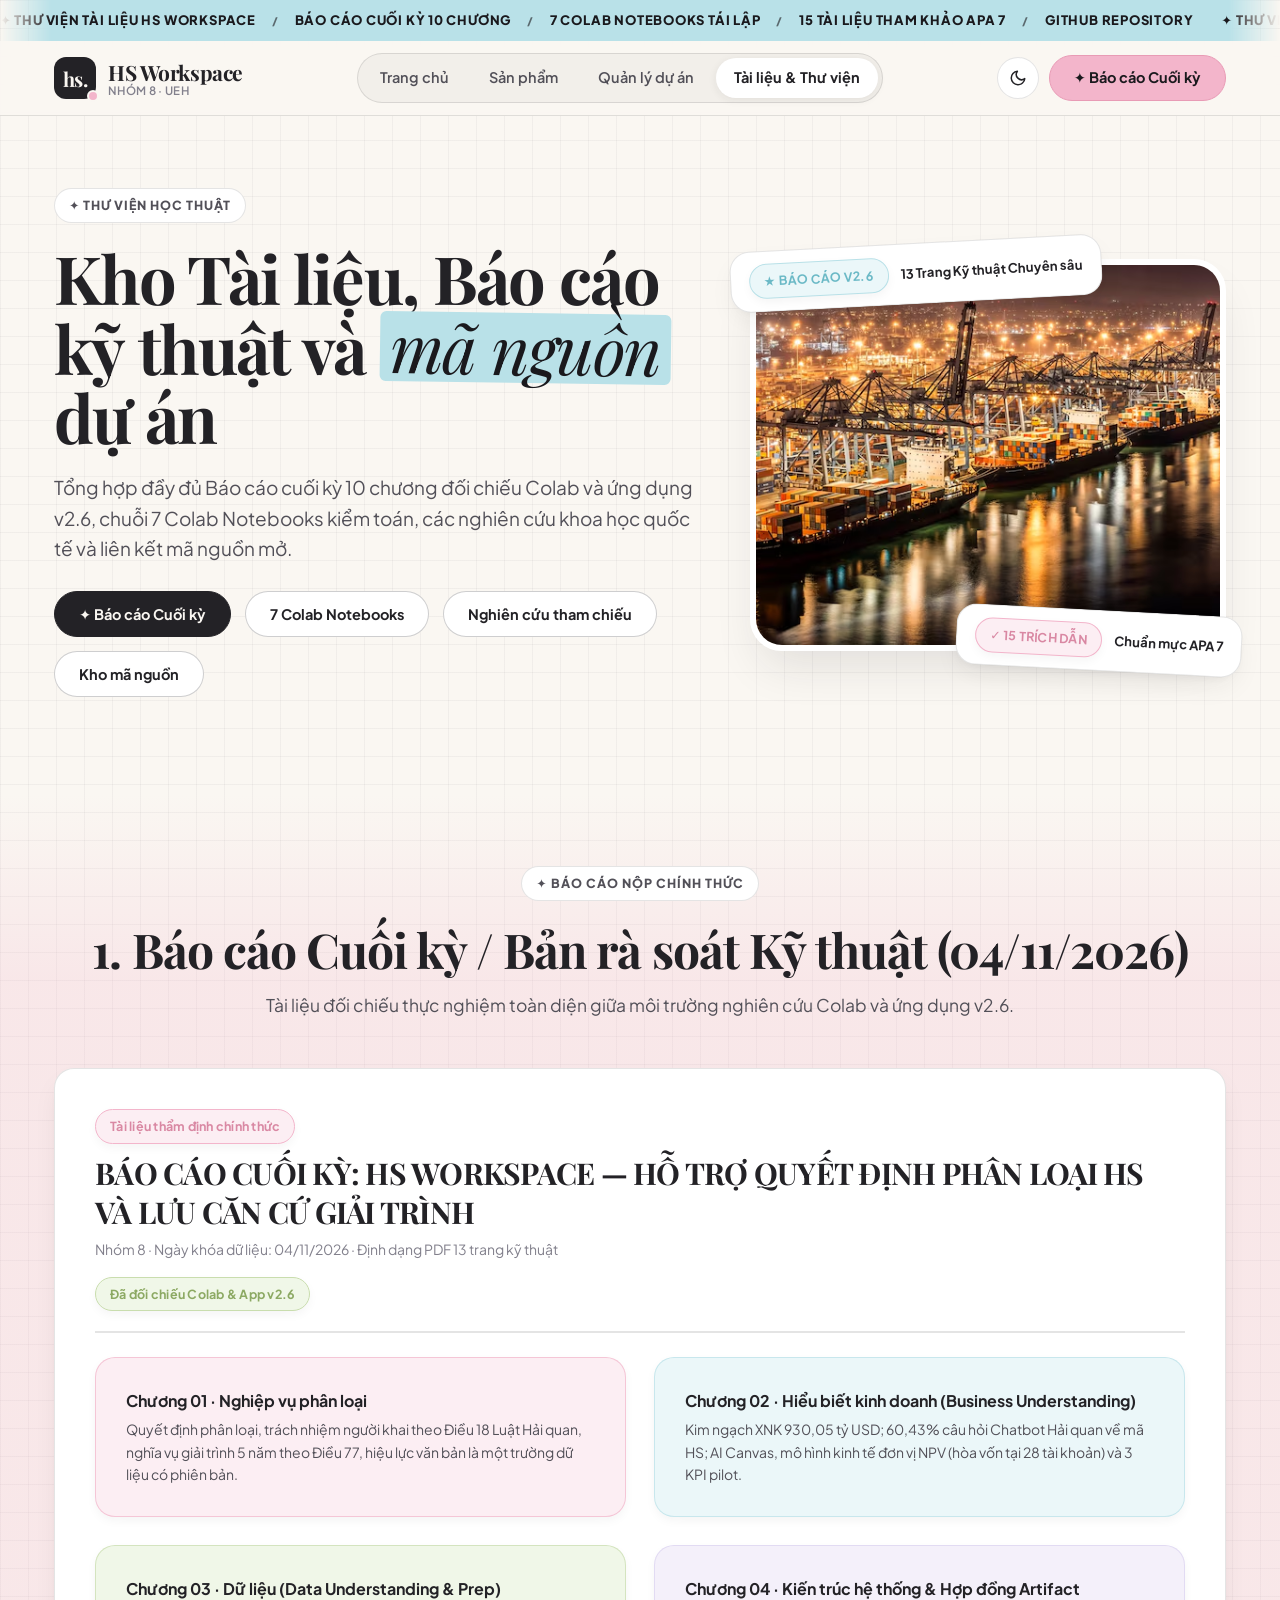
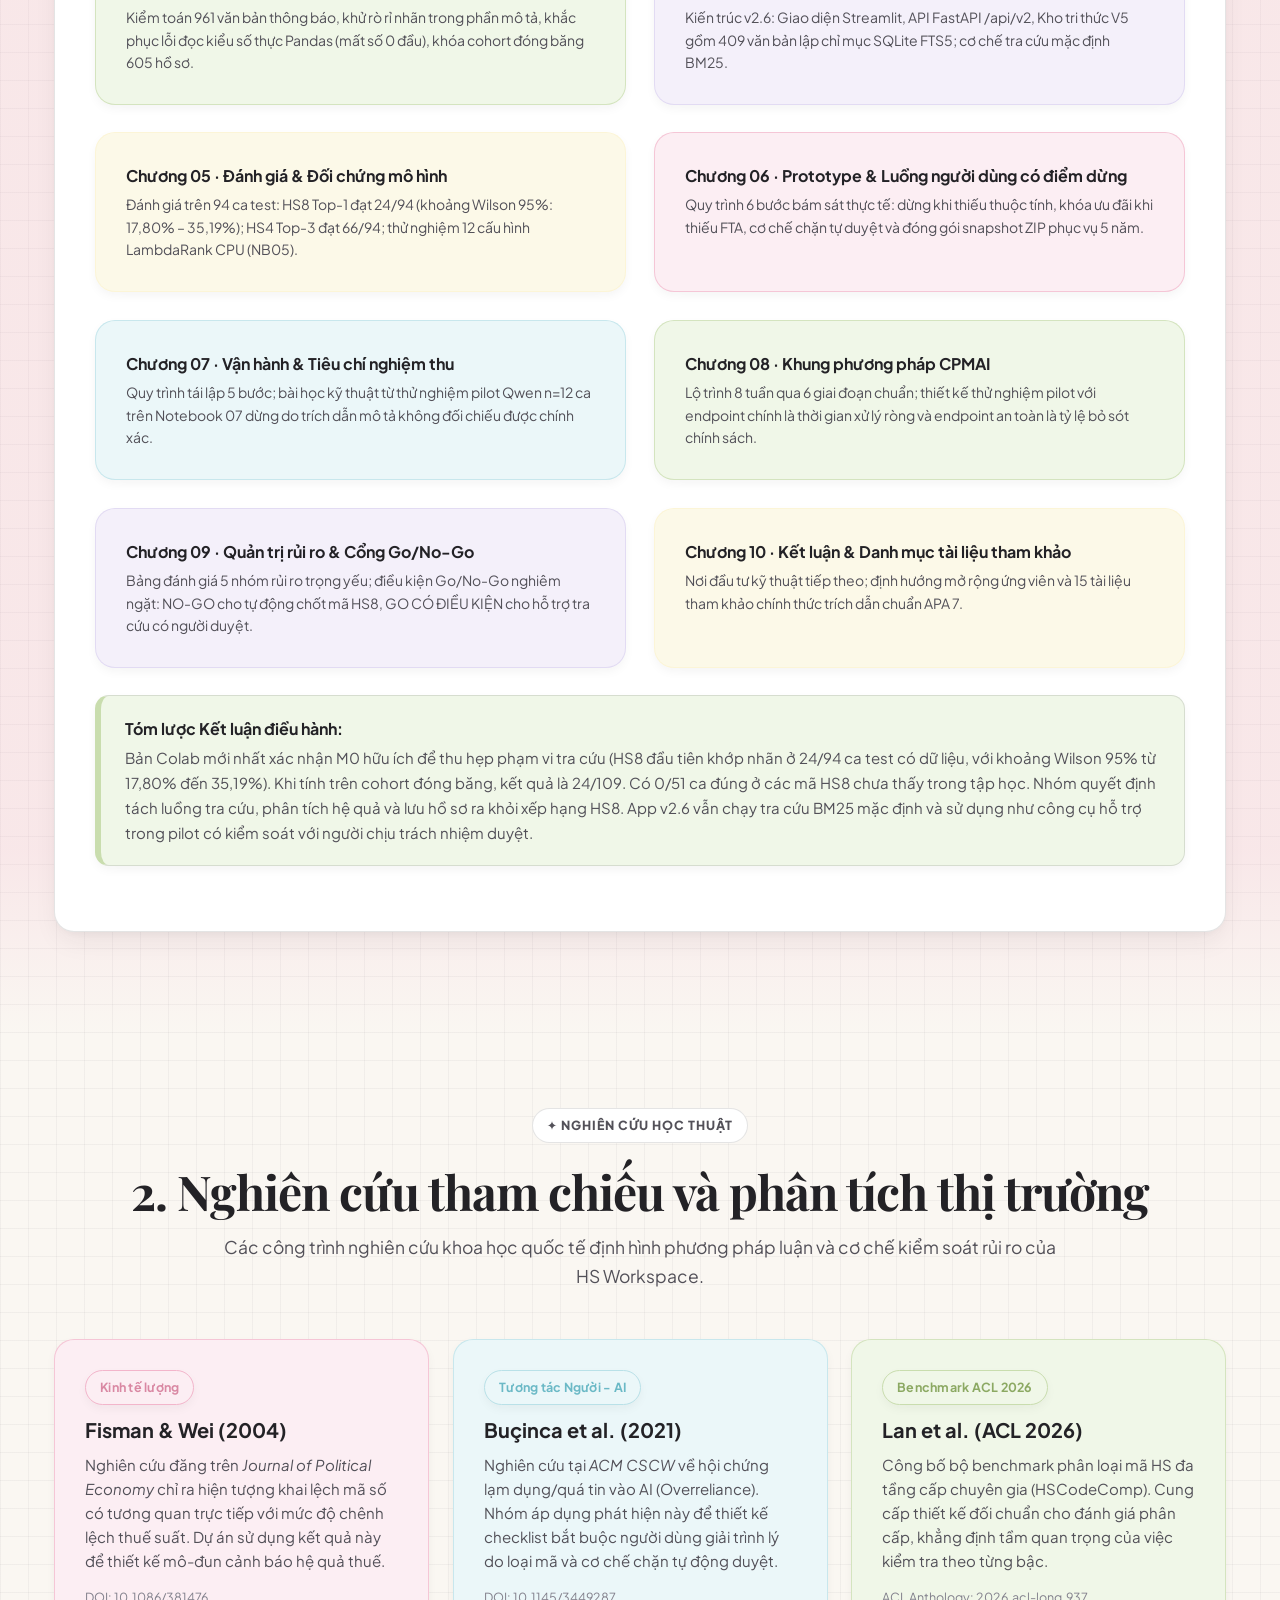
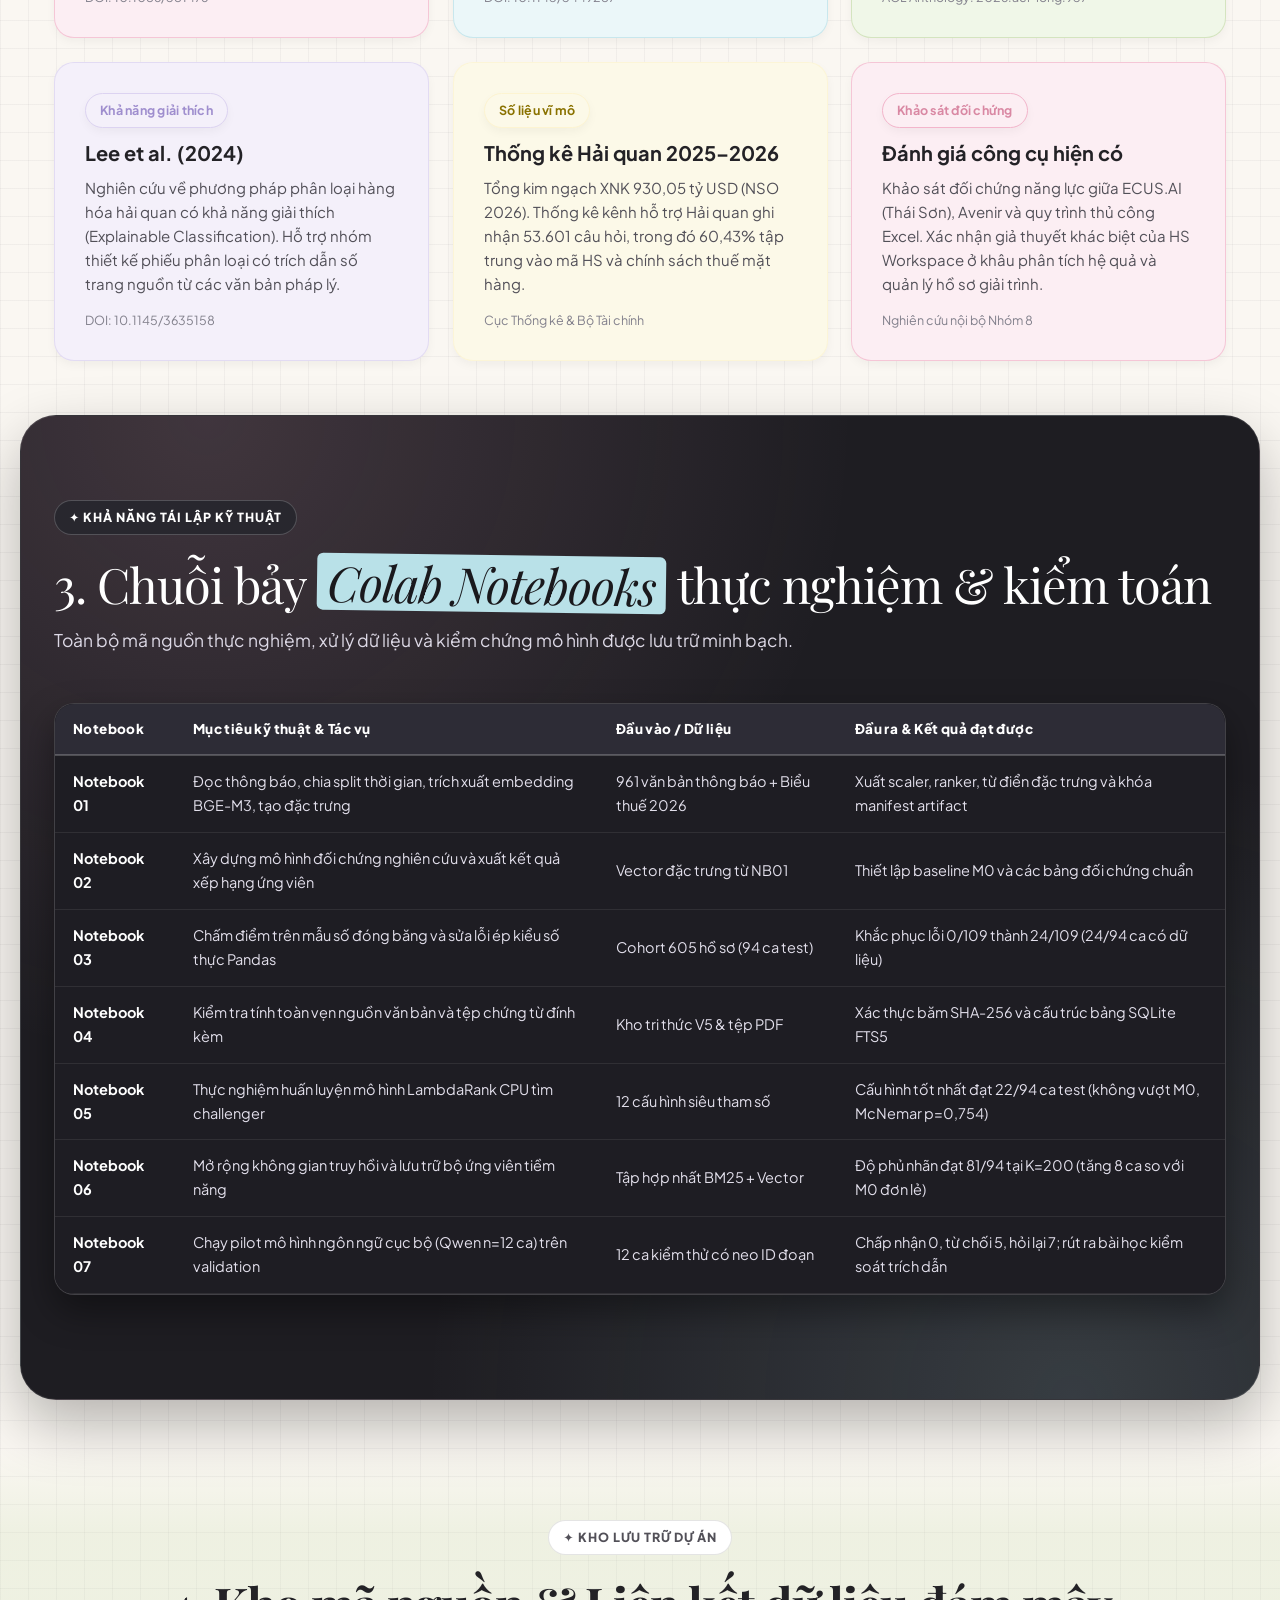
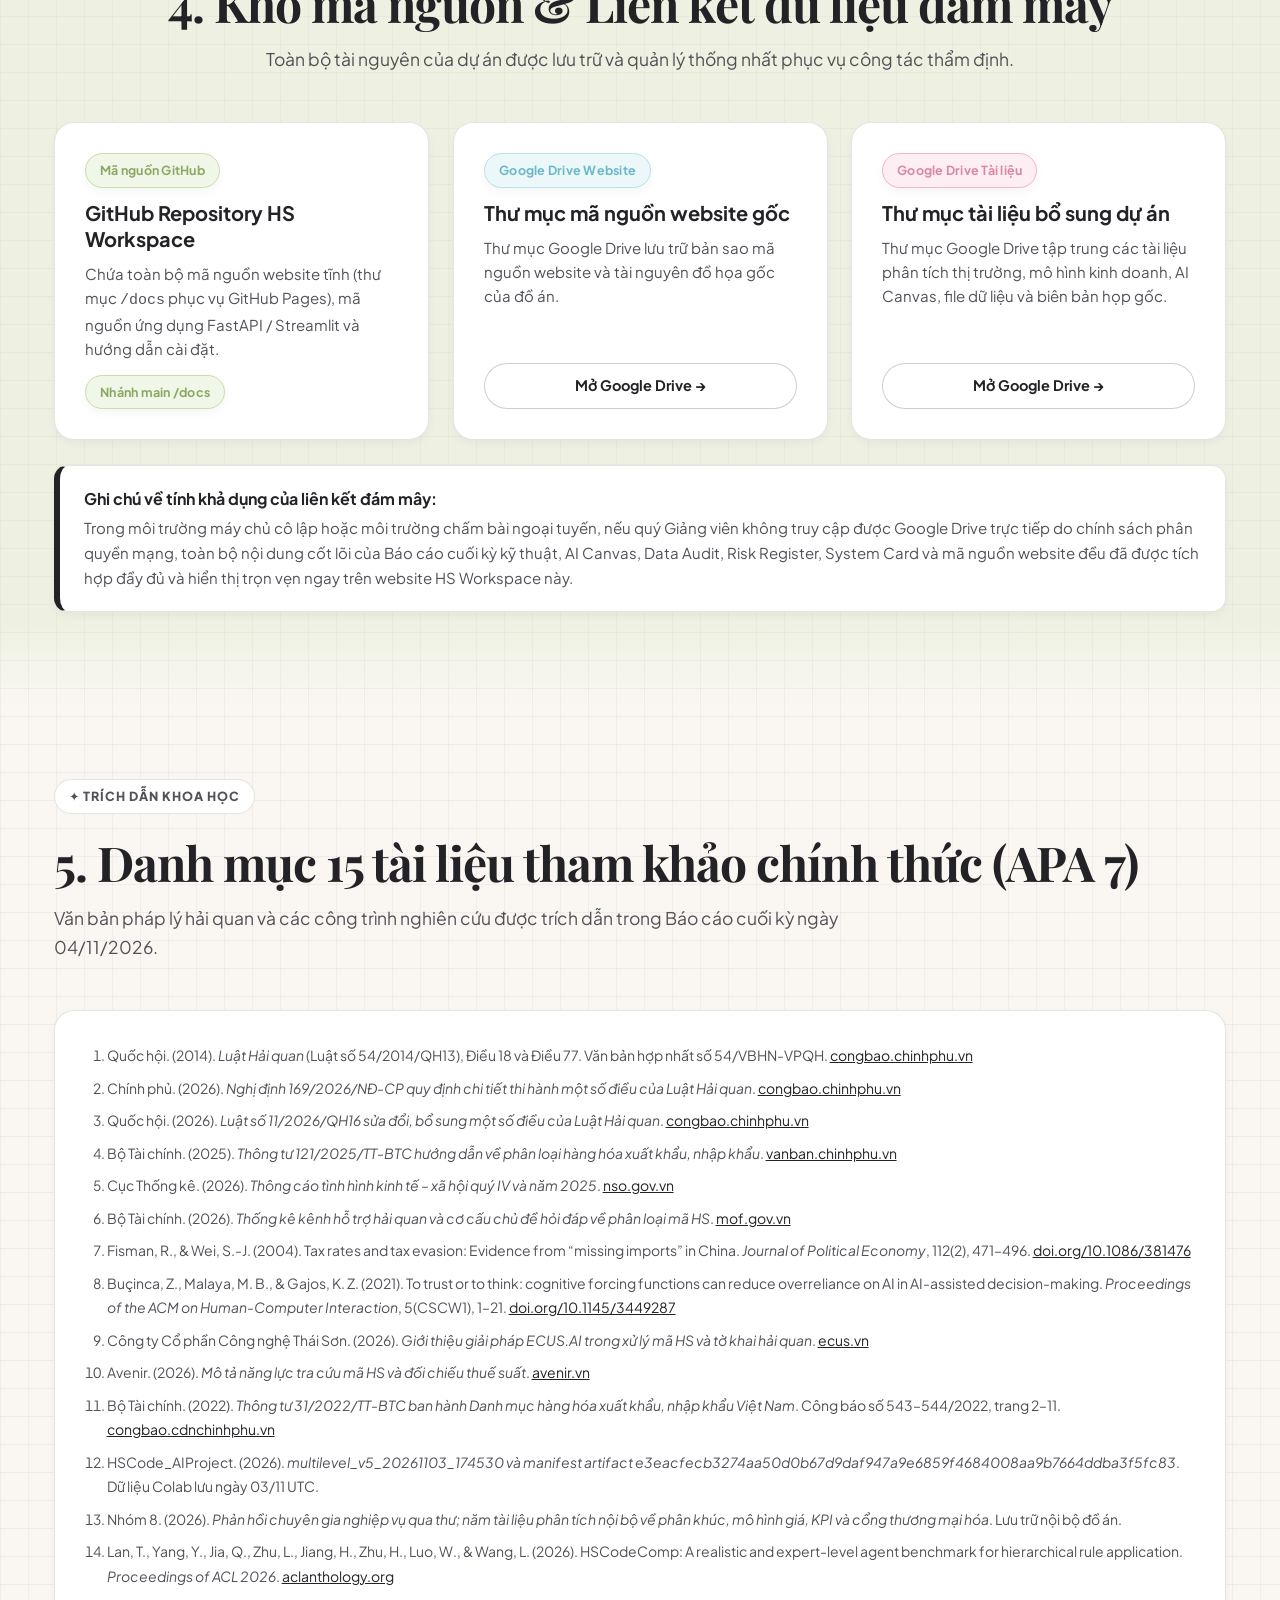
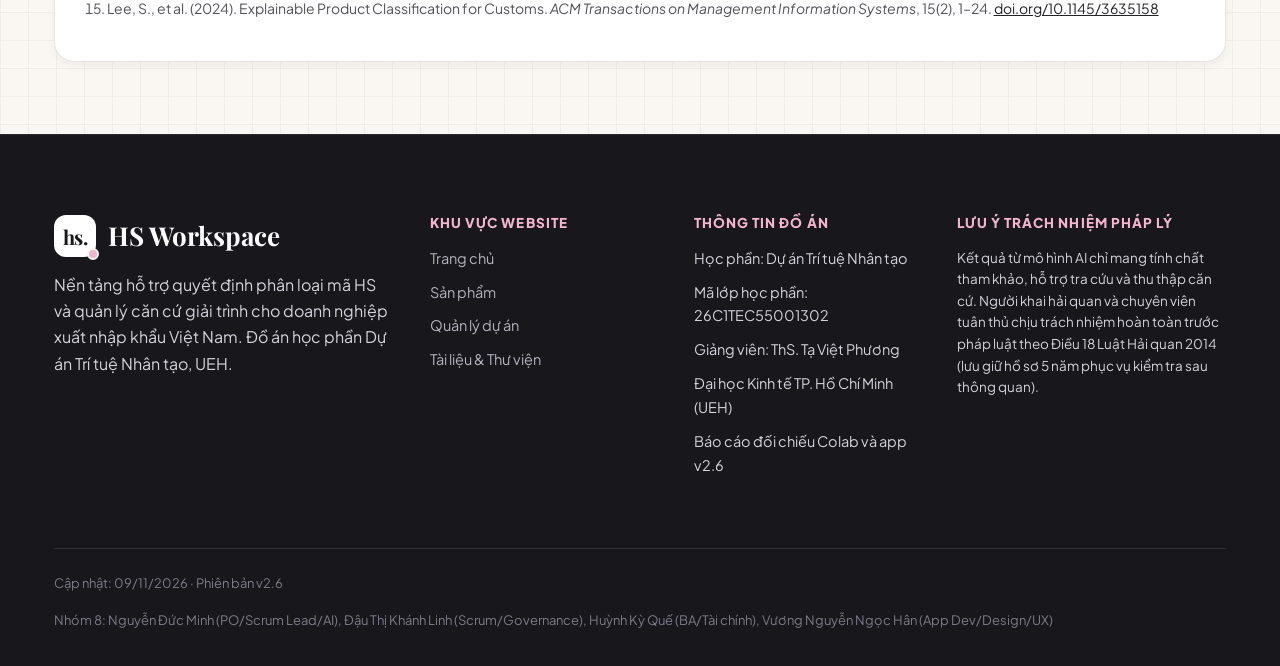
<file: resources.html>
<!doctype html>
<html lang="vi">
<head>
<meta charset="utf-8">
<meta name="viewport" content="width=device-width, initial-scale=1, viewport-fit=cover">
<title>Tài liệu & Thư viện HS Workspace — Báo cáo kỹ thuật & Mã nguồn | Nhóm 8 · UEH</title>
<meta name="description" content="Kho tài liệu chính thức của đồ án HS Workspace: Báo cáo cuối kỳ kỹ thuật, 7 Colab Notebooks, nghiên cứu tham chiếu quốc tế, tài liệu demo và kho mã nguồn.">
<link rel="icon" href="data:image/svg+xml,%3Csvg xmlns='http://www.w3.org/2000/svg' viewBox='0 0 64 64'%3E%3Crect width='64' height='64' rx='18' fill='%23232226'/%3E%3Ctext x='30' y='42' font-size='26' text-anchor='middle' fill='%23FAF7F2' font-family='serif' font-weight='700'%3Ehs%3C/text%3E%3Ccircle cx='46' cy='40' r='5' fill='%23F3B5CB'/%3E%3C/svg%3E">
<link rel="stylesheet" href="assets/style.css?v=20261110">
</head>
<body class="bg-grid">
<div class="scroll-progress-bar"></div>
<a class="skip" href="#noi-dung" data-vi="Bỏ qua thanh điều hướng" data-en="Skip to main content">Bỏ qua thanh điều hướng</a>

<!-- TOP MARQUEE TICKER TAPE -->
<div class="marquee-bar blue">
 <div class="marquee-track">
  <span>✦ THƯ VIỆN TÀI LIỆU HS WORKSPACE <i>/</i> BÁO CÁO CUỐI KỲ 10 CHƯƠNG <i>/</i> 7 COLAB NOTEBOOKS TÁI LẬP <i>/</i> 15 TÀI LIỆU THAM KHẢO APA 7 <i>/</i> GITHUB REPOSITORY</span>
  <span>✦ THƯ VIỆN TÀI LIỆU HS WORKSPACE <i>/</i> BÁO CÁO CUỐI KỲ 10 CHƯƠNG <i>/</i> 7 COLAB NOTEBOOKS TÁI LẬP <i>/</i> 15 TÀI LIỆU THAM KHẢO APA 7 <i>/</i> GITHUB REPOSITORY</span>
 </div>
</div>

<!-- SINGLE-TIER GLOBAL HEADER (No secondary navigation) -->
<header class="site-header"><div class="container nav-row">
 <a class="brand" href="index.html" aria-label="HS Workspace, về trang chủ">
  <span class="brand-mark" aria-hidden="true">hs.</span>
  <span class="brand-text"><b>HS Workspace</b><span>Nhóm 8 · UEH</span></span>
 </a>
 <nav class="main-nav" id="main-nav" aria-label="Điều hướng chính">
  <ul>
   <li><a href="index.html" data-vi="Trang chủ" data-en="Home">Trang chủ</a></li>
   <li><a href="product.html" data-vi="Sản phẩm" data-en="Product">Sản phẩm</a></li>
   <li><a href="project-management.html" data-vi="Quản lý dự án" data-en="Project Management">Quản lý dự án</a></li>
   <li><a href="resources.html" aria-current="page" data-vi="Tài liệu & Thư viện" data-en="Resources & Library">Tài liệu & Thư viện</a></li>
  </ul>
 </nav>
 <div class="header-actions">
  <button class="icon-btn" id="theme-btn" type="button" aria-label="Đổi giao diện sáng hoặc tối">
   <svg width="18" height="18" viewBox="0 0 24 24" fill="none" stroke="currentColor" stroke-width="2" stroke-linecap="round" stroke-linejoin="round" aria-hidden="true"><path d="M21 12.8A9 9 0 1 1 11.2 3a7 7 0 0 0 9.8 9.8z"/></svg>
  </button>
  <a class="btn btn-pink" href="#final-report">✦ Báo cáo Cuối kỳ</a>
  <button class="icon-btn menu-btn" id="menu-btn" type="button" aria-label="Mở menu điều hướng" aria-expanded="false" aria-controls="main-nav">
   <svg width="20" height="20" viewBox="0 0 24 24" fill="none" stroke="currentColor" stroke-width="2.2" stroke-linecap="round" aria-hidden="true"><path d="M4 7h16M4 12h16M4 17h16"/></svg>
  </button>
 </div>
</div></header>

<main id="noi-dung">
<!-- HERO SECTION (Warm Cream & Photography Collage) -->
<section class="section section-cream"><div class="container hero-grid">
 <div class="hero-content reveal">
  <span class="eyebrow">✦ Thư viện học thuật</span>
  <h1 class="editorial-title">
   Kho Tài liệu, Báo cáo kỹ thuật và <span class="tape tape-blue">mã nguồn</span> dự án
  </h1>
  <p class="editorial-sub">
   Tổng hợp đầy đủ Báo cáo cuối kỳ 10 chương đối chiếu Colab và ứng dụng v2.6, chuỗi 7 Colab Notebooks kiểm toán, các nghiên cứu khoa học quốc tế và liên kết mã nguồn mở.
  </p>
  <div class="hero-cta-group">
   <a class="btn btn-primary" href="#final-report">✦ Báo cáo Cuối kỳ</a>
   <a class="btn btn-outline" href="#technical">7 Colab Notebooks</a>
   <a class="btn btn-outline" href="#research">Nghiên cứu tham chiếu</a>
   <a class="btn btn-outline" href="#repository">Kho mã nguồn</a>
  </div>
 </div>

 <div class="hero-visual reveal">
  <div class="collage-frame">
   <img src="assets/cargo-ships-docked-port-night_23-2152021803.avif" alt="Tàu chở hàng cập cảng xuất nhập khẩu ban đêm" style="width:100%;height:380px;object-fit:cover;border-radius:var(--r-lg)">
  </div>
  <div class="collage-badge-floating top-left">
   <span class="sticker sticker-blue">★ BÁO CÁO V2.6</span>
   <strong style="font-size:13px">13 Trang Kỹ thuật Chuyên sâu</strong>
  </div>
  <div class="collage-badge-floating bottom-right">
   <span class="sticker sticker-pink">✓ 15 TRÍCH DẪN</span>
   <strong style="font-size:13px">Chuẩn mực APA 7</strong>
  </div>
 </div>
</div></section>

<!-- SECTION 1: FINAL REPORT HIGHLIGHT (Soft Pink Section) -->
<section class="section section-pink" id="final-report"><div class="container">
 <div class="sec-head center reveal">
  <span class="eyebrow">✦ Báo cáo nộp chính thức</span>
  <h2>1. Báo cáo Cuối kỳ / Bản rà soát Kỹ thuật (04/11/2026)</h2>
  <p>Tài liệu đối chiếu thực nghiệm toàn diện giữa môi trường nghiên cứu Colab và ứng dụng v2.6.</p>
 </div>

 <div class="card card-white reveal" style="padding:40px;box-shadow:var(--shadow-md);margin-bottom:32px">
  <div style="display:flex;justify-content:space-between;align-items:flex-start;flex-wrap:wrap;gap:16px;border-bottom:2px solid var(--border);padding-bottom:20px;margin-bottom:24px">
   <div>
    <span class="sticker sticker-pink" style="margin-bottom:10px">Tài liệu thẩm định chính thức</span>
    <h3 class="editorial-serif" style="font-size:30px;margin:0">BÁO CÁO CUỐI KỲ: HS WORKSPACE — HỖ TRỢ QUYẾT ĐỊNH PHÂN LOẠI HS VÀ LƯU CĂN CỨ GIẢI TRÌNH</h3>
    <div style="font-size:14px;color:var(--ink-muted);margin-top:6px">Nhóm 8 · Ngày khóa dữ liệu: 04/11/2026 · Định dạng PDF 13 trang kỹ thuật</div>
   </div>
   <span class="sticker sticker-mint">Đã đối chiếu Colab & App v2.6</span>
  </div>

  <div class="card-grid-2">
   <div class="card card-pink">
    <b>Chương 01 · Nghiệp vụ phân loại</b>
    <p style="font-size:14px;margin:4px 0 0">Quyết định phân loại, trách nhiệm người khai theo Điều 18 Luật Hải quan, nghĩa vụ giải trình 5 năm theo Điều 77, hiệu lực văn bản là một trường dữ liệu có phiên bản.</p>
   </div>
   <div class="card card-blue">
    <b>Chương 02 · Hiểu biết kinh doanh (Business Understanding)</b>
    <p style="font-size:14px;margin:4px 0 0">Kim ngạch XNK 930,05 tỷ USD; 60,43% câu hỏi Chatbot Hải quan về mã HS; AI Canvas, mô hình kinh tế đơn vị NPV (hòa vốn tại 28 tài khoản) và 3 KPI pilot.</p>
   </div>
   <div class="card card-mint">
    <b>Chương 03 · Dữ liệu (Data Understanding & Prep)</b>
    <p style="font-size:14px;margin:4px 0 0">Kiểm toán 961 văn bản thông báo, khử rò rỉ nhãn trong phần mô tả, khắc phục lỗi đọc kiểu số thực Pandas (mất số 0 đầu), khóa cohort đóng băng 605 hồ sơ.</p>
   </div>
   <div class="card card-lavender">
    <b>Chương 04 · Kiến trúc hệ thống & Hợp đồng Artifact</b>
    <p style="font-size:14px;margin:4px 0 0">Kiến trúc v2.6: Giao diện Streamlit, API FastAPI /api/v2, Kho tri thức V5 gồm 409 văn bản lập chỉ mục SQLite FTS5; cơ chế tra cứu mặc định BM25.</p>
   </div>
   <div class="card card-butter">
    <b>Chương 05 · Đánh giá & Đối chứng mô hình</b>
    <p style="font-size:14px;margin:4px 0 0">Đánh giá trên 94 ca test: HS8 Top-1 đạt 24/94 (khoảng Wilson 95%: 17,80% – 35,19%); HS4 Top-3 đạt 66/94; thử nghiệm 12 cấu hình LambdaRank CPU (NB05).</p>
   </div>
   <div class="card card-pink">
    <b>Chương 06 · Prototype & Luồng người dùng có điểm dừng</b>
    <p style="font-size:14px;margin:4px 0 0">Quy trình 6 bước bám sát thực tế: dừng khi thiếu thuộc tính, khóa ưu đãi khi thiếu FTA, cơ chế chặn tự duyệt và đóng gói snapshot ZIP phục vụ 5 năm.</p>
   </div>
   <div class="card card-blue">
    <b>Chương 07 · Vận hành & Tiêu chí nghiệm thu</b>
    <p style="font-size:14px;margin:4px 0 0">Quy trình tái lập 5 bước; bài học kỹ thuật từ thử nghiệm pilot Qwen n=12 ca trên Notebook 07 dừng do trích dẫn mô tả không đối chiếu được chính xác.</p>
   </div>
   <div class="card card-mint">
    <b>Chương 08 · Khung phương pháp CPMAI</b>
    <p style="font-size:14px;margin:4px 0 0">Lộ trình 8 tuần qua 6 giai đoạn chuẩn; thiết kế thử nghiệm pilot với endpoint chính là thời gian xử lý ròng và endpoint an toàn là tỷ lệ bỏ sót chính sách.</p>
   </div>
   <div class="card card-lavender">
    <b>Chương 09 · Quản trị rủi ro & Cổng Go/No-Go</b>
    <p style="font-size:14px;margin:4px 0 0">Bảng đánh giá 5 nhóm rủi ro trọng yếu; điều kiện Go/No-Go nghiêm ngặt: NO-GO cho tự động chốt mã HS8, GO CÓ ĐIỀU KIỆN cho hỗ trợ tra cứu có người duyệt.</p>
   </div>
   <div class="card card-butter">
    <b>Chương 10 · Kết luận & Danh mục tài liệu tham khảo</b>
    <p style="font-size:14px;margin:4px 0 0">Nơi đầu tư kỹ thuật tiếp theo; định hướng mở rộng ứng viên và 15 tài liệu tham khảo chính thức trích dẫn chuẩn APA 7.</p>
   </div>
  </div>

  <div class="callout mint reveal" style="margin-top:28px">
   <strong>Tóm lược Kết luận điều hành:</strong>
   Bản Colab mới nhất xác nhận M0 hữu ích để thu hẹp phạm vi tra cứu (HS8 đầu tiên khớp nhãn ở 24/94 ca test có dữ liệu, với khoảng Wilson 95% từ 17,80% đến 35,19%). Khi tính trên cohort đóng băng, kết quả là 24/109. Có 0/51 ca đúng ở các mã HS8 chưa thấy trong tập học. Nhóm quyết định tách luồng tra cứu, phân tích hệ quả và lưu hồ sơ ra khỏi xếp hạng HS8. App v2.6 vẫn chạy tra cứu BM25 mặc định và sử dụng như công cụ hỗ trợ trong pilot có kiểm soát với người chịu trách nhiệm duyệt.
  </div>
 </div>
</div></section>

<!-- SECTION 2: RESEARCH & MARKET ANALYSIS (Warm Cream) -->
<section class="section section-cream" id="research"><div class="container">
 <div class="sec-head center reveal">
  <span class="eyebrow">✦ Nghiên cứu học thuật</span>
  <h2>2. Nghiên cứu tham chiếu và phân tích thị trường</h2>
  <p>Các công trình nghiên cứu khoa học quốc tế định hình phương pháp luận và cơ chế kiểm soát rủi ro của HS Workspace.</p>
 </div>

 <div class="card-grid-3">
  <div class="card card-pink reveal">
   <span class="sticker sticker-pink" style="align-self:flex-start;margin-bottom:12px">Kinh tế lượng</span>
   <h3>Fisman & Wei (2004)</h3>
   <p>Nghiên cứu đăng trên <i>Journal of Political Economy</i> chỉ ra hiện tượng khai lệch mã số có tương quan trực tiếp với mức độ chênh lệch thuế suất. Dự án sử dụng kết quả này để thiết kế mô-đun cảnh báo hệ quả thuế.</p>
   <div style="margin-top:auto;font-size:12.5px;color:var(--ink-muted)">DOI: 10.1086/381476</div>
  </div>

  <div class="card card-blue reveal">
   <span class="sticker sticker-blue" style="align-self:flex-start;margin-bottom:12px">Tương tác Người - AI</span>
   <h3>Buçinca et al. (2021)</h3>
   <p>Nghiên cứu tại <i>ACM CSCW</i> về hội chứng lạm dụng/quá tin vào AI (Overreliance). Nhóm áp dụng phát hiện này để thiết kế checklist bắt buộc người dùng giải trình lý do loại mã và cơ chế chặn tự động duyệt.</p>
   <div style="margin-top:auto;font-size:12.5px;color:var(--ink-muted)">DOI: 10.1145/3449287</div>
  </div>

  <div class="card card-mint reveal">
   <span class="sticker sticker-mint" style="align-self:flex-start;margin-bottom:12px">Benchmark ACL 2026</span>
   <h3>Lan et al. (ACL 2026)</h3>
   <p>Công bố bộ benchmark phân loại mã HS đa tầng cấp chuyên gia (HSCodeComp). Cung cấp thiết kế đối chuẩn cho đánh giá phân cấp, khẳng định tầm quan trọng của việc kiểm tra theo từng bậc.</p>
   <div style="margin-top:auto;font-size:12.5px;color:var(--ink-muted)">ACL Anthology: 2026.acl-long.937</div>
  </div>

  <div class="card card-lavender reveal">
   <span class="sticker sticker-lavender" style="align-self:flex-start;margin-bottom:12px">Khả năng giải thích</span>
   <h3>Lee et al. (2024)</h3>
   <p>Nghiên cứu về phương pháp phân loại hàng hóa hải quan có khả năng giải thích (Explainable Classification). Hỗ trợ nhóm thiết kế phiếu phân loại có trích dẫn số trang nguồn từ các văn bản pháp lý.</p>
   <div style="margin-top:auto;font-size:12.5px;color:var(--ink-muted)">DOI: 10.1145/3635158</div>
  </div>

  <div class="card card-butter reveal">
   <span class="sticker sticker-butter" style="align-self:flex-start;margin-bottom:12px">Số liệu vĩ mô</span>
   <h3>Thống kê Hải quan 2025–2026</h3>
   <p>Tổng kim ngạch XNK 930,05 tỷ USD (NSO 2026). Thống kê kênh hỗ trợ Hải quan ghi nhận 53.601 câu hỏi, trong đó 60,43% tập trung vào mã HS và chính sách thuế mặt hàng.</p>
   <div style="margin-top:auto;font-size:12.5px;color:var(--ink-muted)">Cục Thống kê & Bộ Tài chính</div>
  </div>

  <div class="card card-pink reveal">
   <span class="sticker sticker-pink" style="align-self:flex-start;margin-bottom:12px">Khảo sát đối chứng</span>
   <h3>Đánh giá công cụ hiện có</h3>
   <p>Khảo sát đối chứng năng lực giữa ECUS.AI (Thái Sơn), Avenir và quy trình thủ công Excel. Xác nhận giả thuyết khác biệt của HS Workspace ở khâu phân tích hệ quả và quản lý hồ sơ giải trình.</p>
   <div style="margin-top:auto;font-size:12.5px;color:var(--ink-muted)">Nghiên cứu nội bộ Nhóm 8</div>
  </div>
 </div>
</div></section>

<!-- SECTION 3: TECHNICAL & NOTEBOOKS (Dark Section) -->
<section class="section-dark" id="technical"><div class="container">
 <div class="sec-head reveal">
  <span class="eyebrow" style="background:#28272E;color:#FFFFFF;border-color:rgba(255,255,255,0.2)">✦ KHẢ NĂNG TÁI LẬP KỸ THUẬT</span>
  <h2 class="editorial-serif" style="font-size:clamp(32px,3.8vw,52px)">
   3. Chuỗi bảy <span class="tape tape-blue">Colab Notebooks</span> thực nghiệm & kiểm toán
  </h2>
  <p style="color:#B5B2BE">
   Toàn bộ mã nguồn thực nghiệm, xử lý dữ liệu và kiểm chứng mô hình được lưu trữ minh bạch.
  </p>
 </div>

 <div class="table-wrap reveal" style="background:#232228;border-color:rgba(255,255,255,0.15)">
  <table>
   <thead>
    <tr style="background:#1B1A1F">
     <th style="color:#FFFFFF">Notebook</th>
     <th style="color:#FFFFFF">Mục tiêu kỹ thuật & Tác vụ</th>
     <th style="color:#FFFFFF">Đầu vào / Dữ liệu</th>
     <th style="color:#FFFFFF">Đầu ra & Kết quả đạt được</th>
    </tr>
   </thead>
   <tbody>
    <tr>
     <td><b style="color:#FFFFFF">Notebook 01</b></td>
     <td style="color:#D4D2DB">Đọc thông báo, chia split thời gian, trích xuất embedding BGE-M3, tạo đặc trưng</td>
     <td style="color:#D4D2DB">961 văn bản thông báo + Biểu thuế 2026</td>
     <td style="color:#D4D2DB">Xuất scaler, ranker, từ điển đặc trưng và khóa manifest artifact</td>
    </tr>
    <tr>
     <td><b style="color:#FFFFFF">Notebook 02</b></td>
     <td style="color:#D4D2DB">Xây dựng mô hình đối chứng nghiên cứu và xuất kết quả xếp hạng ứng viên</td>
     <td style="color:#D4D2DB">Vector đặc trưng từ NB01</td>
     <td style="color:#D4D2DB">Thiết lập baseline M0 và các bảng đối chứng chuẩn</td>
    </tr>
    <tr>
     <td><b style="color:#FFFFFF">Notebook 03</b></td>
     <td style="color:#D4D2DB">Chấm điểm trên mẫu số đóng băng và sửa lỗi ép kiểu số thực Pandas</td>
     <td style="color:#D4D2DB">Cohort 605 hồ sơ (94 ca test)</td>
     <td style="color:#D4D2DB">Khắc phục lỗi 0/109 thành 24/109 (24/94 ca có dữ liệu)</td>
    </tr>
    <tr>
     <td><b style="color:#FFFFFF">Notebook 04</b></td>
     <td style="color:#D4D2DB">Kiểm tra tính toàn vẹn nguồn văn bản và tệp chứng từ đính kèm</td>
     <td style="color:#D4D2DB">Kho tri thức V5 & tệp PDF</td>
     <td style="color:#D4D2DB">Xác thực băm SHA-256 và cấu trúc bảng SQLite FTS5</td>
    </tr>
    <tr>
     <td><b style="color:#FFFFFF">Notebook 05</b></td>
     <td style="color:#D4D2DB">Thực nghiệm huấn luyện mô hình LambdaRank CPU tìm challenger</td>
     <td style="color:#D4D2DB">12 cấu hình siêu tham số</td>
     <td style="color:#D4D2DB">Cấu hình tốt nhất đạt 22/94 ca test (không vượt M0, McNemar p=0,754)</td>
    </tr>
    <tr>
     <td><b style="color:#FFFFFF">Notebook 06</b></td>
     <td style="color:#D4D2DB">Mở rộng không gian truy hồi và lưu trữ bộ ứng viên tiềm năng</td>
     <td style="color:#D4D2DB">Tập hợp nhất BM25 + Vector</td>
     <td style="color:#D4D2DB">Độ phủ nhãn đạt 81/94 tại K=200 (tăng 8 ca so với M0 đơn lẻ)</td>
    </tr>
    <tr>
     <td><b style="color:#FFFFFF">Notebook 07</b></td>
     <td style="color:#D4D2DB">Chạy pilot mô hình ngôn ngữ cục bộ (Qwen n=12 ca) trên validation</td>
     <td style="color:#D4D2DB">12 ca kiểm thử có neo ID đoạn</td>
     <td style="color:#D4D2DB">Chấp nhận 0, từ chối 5, hỏi lại 7; rút ra bài học kiểm soát trích dẫn</td>
    </tr>
   </tbody>
  </table>
 </div>
</div></section>

<!-- SECTION 4: REPOSITORY & LINKS (Mint Section) -->
<section class="section section-mint" id="repository"><div class="container">
 <div class="sec-head center reveal">
  <span class="eyebrow">✦ Kho lưu trữ dự án</span>
  <h2>4. Kho mã nguồn & Liên kết dữ liệu đám mây</h2>
  <p>Toàn bộ tài nguyên của dự án được lưu trữ và quản lý thống nhất phục vụ công tác thẩm định.</p>
 </div>

 <div class="card-grid-3">
  <div class="card card-white reveal">
   <span class="sticker sticker-mint" style="align-self:flex-start;margin-bottom:12px">Mã nguồn GitHub</span>
   <h3>GitHub Repository HS Workspace</h3>
   <p>Chứa toàn bộ mã nguồn website tĩnh (thư mục <code>/docs</code> phục vụ GitHub Pages), mã nguồn ứng dụng FastAPI / Streamlit và hướng dẫn cài đặt.</p>
   <div style="margin-top:auto"><span class="sticker sticker-mint">Nhánh main /docs</span></div>
  </div>

  <div class="card card-white reveal">
   <span class="sticker sticker-blue" style="align-self:flex-start;margin-bottom:12px">Google Drive Website</span>
   <h3>Thư mục mã nguồn website gốc</h3>
   <p>Thư mục Google Drive lưu trữ bản sao mã nguồn website và tài nguyên đồ họa gốc của đồ án.</p>
   <div style="margin-top:auto">
    <a href="https://drive.google.com/drive/folders/1hTPICTGkWxjocC573Cqpt7221QUGrujD?usp=drive_link" target="_blank" rel="noopener" class="btn btn-outline" style="width:100%">Mở Google Drive →</a>
   </div>
  </div>

  <div class="card card-white reveal">
   <span class="sticker sticker-pink" style="align-self:flex-start;margin-bottom:12px">Google Drive Tài liệu</span>
   <h3>Thư mục tài liệu bổ sung dự án</h3>
   <p>Thư mục Google Drive tập trung các tài liệu phân tích thị trường, mô hình kinh doanh, AI Canvas, file dữ liệu và biên bản họp gốc.</p>
   <div style="margin-top:auto">
    <a href="https://drive.google.com/drive/folders/1YkC0pJwq3eOj7BrVgGOWJ4xJ7y0NZmkN?usp=drive_link" target="_blank" rel="noopener" class="btn btn-outline" style="width:100%">Mở Google Drive →</a>
   </div>
  </div>
 </div>

 <div class="callout reveal" style="margin-top:24px">
  <strong>Ghi chú về tính khả dụng của liên kết đám mây:</strong>
  Trong môi trường máy chủ cô lập hoặc môi trường chấm bài ngoại tuyến, nếu quý Giảng viên không truy cập được Google Drive trực tiếp do chính sách phân quyền mạng, toàn bộ nội dung cốt lõi của Báo cáo cuối kỳ kỹ thuật, AI Canvas, Data Audit, Risk Register, System Card và mã nguồn website đều đã được tích hợp đầy đủ và hiển thị trọn vẹn ngay trên website HS Workspace này.
 </div>
</div></section>

<!-- SECTION 5: OFFICIAL REFERENCES APA 7 (Warm Cream) -->
<section class="section section-cream" id="references"><div class="container">
 <div class="sec-head reveal">
  <span class="eyebrow">✦ Trích dẫn khoa học</span>
  <h2>5. Danh mục 15 tài liệu tham khảo chính thức (APA 7)</h2>
  <p>Văn bản pháp lý hải quan và các công trình nghiên cứu được trích dẫn trong Báo cáo cuối kỳ ngày 04/11/2026.</p>
 </div>

 <div class="card card-white reveal" style="padding:32px">
  <ol style="margin:0;padding-left:1.4em;line-height:1.75;font-size:14px;color:var(--ink-secondary)">
   <li style="margin-bottom:8px">Quốc hội. (2014). <i>Luật Hải quan</i> (Luật số 54/2014/QH13), Điều 18 và Điều 77. Văn bản hợp nhất số 54/VBHN-VPQH. <a href="https://congbao.chinhphu.vn/van-ban/van-ban-hop-nhat-so-54-vbhn-vpqh-469184.htm" target="_blank" rel="noopener" style="color:var(--ink);text-decoration:underline">congbao.chinhphu.vn</a></li>
   <li style="margin-bottom:8px">Chính phủ. (2026). <i>Nghị định 169/2026/NĐ-CP quy định chi tiết thi hành một số điều của Luật Hải quan</i>. <a href="https://congbao.chinhphu.vn/van-ban/nghi-dinh-so-169-2026-nd-cp-469561.htm" target="_blank" rel="noopener" style="color:var(--ink);text-decoration:underline">congbao.chinhphu.vn</a></li>
   <li style="margin-bottom:8px">Quốc hội. (2026). <i>Luật số 11/2026/QH16 sửa đổi, bổ sung một số điều của Luật Hải quan</i>. <a href="https://congbao.chinhphu.vn/van-ban/luat-so-11-2026-qh16-470446/68452.htm" target="_blank" rel="noopener" style="color:var(--ink);text-decoration:underline">congbao.chinhphu.vn</a></li>
   <li style="margin-bottom:8px">Bộ Tài chính. (2025). <i>Thông tư 121/2025/TT-BTC hướng dẫn về phân loại hàng hóa xuất khẩu, nhập khẩu</i>. <a href="https://vanban.chinhphu.vn/?docid=216623&pageid=27160" target="_blank" rel="noopener" style="color:var(--ink);text-decoration:underline">vanban.chinhphu.vn</a></li>
   <li style="margin-bottom:8px">Cục Thống kê. (2026). <i>Thông cáo tình hình kinh tế – xã hội quý IV và năm 2025</i>. <a href="https://www.nso.gov.vn/du-lieu-va-so-lieu-thong-ke/2026/01/thong-cao-bao-chi-tinh-hinh-kinh-te-xa-hoi-quy-iv-va-nam-2025/" target="_blank" rel="noopener" style="color:var(--ink);text-decoration:underline">nso.gov.vn</a></li>
   <li style="margin-bottom:8px">Bộ Tài chính. (2026). <i>Thống kê kênh hỗ trợ hải quan và cơ cấu chủ đề hỏi đáp về phân loại mã HS</i>. <a href="https://mof.gov.vn/ttcg/tin-tuc/hien-thuc-hoa-chien-luoc-ai-first-va-chuyen-dich-ha-tang-toan-dien" target="_blank" rel="noopener" style="color:var(--ink);text-decoration:underline">mof.gov.vn</a></li>
   <li style="margin-bottom:8px">Fisman, R., & Wei, S.-J. (2004). Tax rates and tax evasion: Evidence from “missing imports” in China. <i>Journal of Political Economy</i>, 112(2), 471–496. <a href="https://doi.org/10.1086/381476" target="_blank" rel="noopener" style="color:var(--ink);text-decoration:underline">doi.org/10.1086/381476</a></li>
   <li style="margin-bottom:8px">Buçinca, Z., Malaya, M. B., & Gajos, K. Z. (2021). To trust or to think: cognitive forcing functions can reduce overreliance on AI in AI-assisted decision-making. <i>Proceedings of the ACM on Human-Computer Interaction</i>, 5(CSCW1), 1–21. <a href="https://doi.org/10.1145/3449287" target="_blank" rel="noopener" style="color:var(--ink);text-decoration:underline">doi.org/10.1145/3449287</a></li>
   <li style="margin-bottom:8px">Công ty Cổ phần Công nghệ Thái Sơn. (2026). <i>Giới thiệu giải pháp ECUS.AI trong xử lý mã HS và tờ khai hải quan</i>. <a href="https://ecus.vn/tin-tuc/ecus-ai" target="_blank" rel="noopener" style="color:var(--ink);text-decoration:underline">ecus.vn</a></li>
   <li style="margin-bottom:8px">Avenir. (2026). <i>Mô tả năng lực tra cứu mã HS và đối chiếu thuế suất</i>. <a href="https://www.avenir.vn/cong-cu/tra-cuu-hs" target="_blank" rel="noopener" style="color:var(--ink);text-decoration:underline">avenir.vn</a></li>
   <li style="margin-bottom:8px">Bộ Tài chính. (2022). <i>Thông tư 31/2022/TT-BTC ban hành Danh mục hàng hóa xuất khẩu, nhập khẩu Việt Nam</i>. Công báo số 543–544/2022, trang 2–11. <a href="https://congbao.cdnchinhphu.vn/CongBaoCP/VanBan/2022/6/37431/41035-1-2022543-54431-2022-tt-btc.pdf" target="_blank" rel="noopener" style="color:var(--ink);text-decoration:underline">congbao.cdnchinhphu.vn</a></li>
   <li style="margin-bottom:8px">HSCode_AIProject. (2026). <i>multilevel_v5_20261103_174530 và manifest artifact e3eacfecb3274aa50d0b67d9daf947a9e6859f4684008aa9b7664ddba3f5fc83</i>. Dữ liệu Colab lưu ngày 03/11 UTC.</li>
   <li style="margin-bottom:8px">Nhóm 8. (2026). <i>Phản hồi chuyên gia nghiệp vụ qua thư; năm tài liệu phân tích nội bộ về phân khúc, mô hình giá, KPI và cổng thương mại hóa</i>. Lưu trữ nội bộ đồ án.</li>
   <li style="margin-bottom:8px">Lan, T., Yang, Y., Jia, Q., Zhu, L., Jiang, H., Zhu, H., Luo, W., & Wang, L. (2026). HSCodeComp: A realistic and expert-level agent benchmark for hierarchical rule application. <i>Proceedings of ACL 2026</i>. <a href="https://aclanthology.org/2026.acl-long.937/" target="_blank" rel="noopener" style="color:var(--ink);text-decoration:underline">aclanthology.org</a></li>
   <li style="margin-bottom:8px">Lee, S., et al. (2024). Explainable Product Classification for Customs. <i>ACM Transactions on Management Information Systems</i>, 15(2), 1–24. <a href="https://doi.org/10.1145/3635158" target="_blank" rel="noopener" style="color:var(--ink);text-decoration:underline">doi.org/10.1145/3635158</a></li>
  </ol>
 </div>
</div></section>
</main>

<!-- SITE FOOTER -->
<footer class="site-footer"><div class="container">
 <div class="footer-grid">
  <div>
   <div class="footer-brand" style="display:flex;align-items:center;gap:12px;margin-bottom:14px">
    <span class="brand-mark" style="background:#FFFFFF;color:#18171C">hs.</span>
    <b>HS Workspace</b>
   </div>
   <p>Nền tảng hỗ trợ quyết định phân loại mã HS và quản lý căn cứ giải trình cho doanh nghiệp xuất nhập khẩu Việt Nam. Đồ án học phần Dự án Trí tuệ Nhân tạo, UEH.</p>
  </div>
  <div>
   <h2 data-vi="Khu vực website" data-en="Site Navigation">Khu vực website</h2>
   <ul>
    <li><a href="index.html" data-vi="Trang chủ" data-en="Home">Trang chủ</a></li>
    <li><a href="product.html" data-vi="Sản phẩm" data-en="Product">Sản phẩm</a></li>
    <li><a href="project-management.html" data-vi="Quản lý dự án" data-en="Project Management">Quản lý dự án</a></li>
    <li><a href="resources.html" data-vi="Tài liệu & Thư viện" data-en="Resources & Library">Tài liệu & Thư viện</a></li>
   </ul>
  </div>
  <div>
   <h2>Thông tin đồ án</h2>
   <ul>
    <li>Học phần: Dự án Trí tuệ Nhân tạo</li>
    <li>Mã lớp học phần: 26C1TEC55001302</li>
    <li>Giảng viên: ThS. Tạ Việt Phương</li>
    <li>Đại học Kinh tế TP. Hồ Chí Minh (UEH)</li>
    <li>Báo cáo đối chiếu Colab và app v2.6</li>
   </ul>
  </div>
  <div>
   <h2>Lưu ý trách nhiệm pháp lý</h2>
   <p style="font-size:13.5px;line-height:1.6">Kết quả từ mô hình AI chỉ mang tính chất tham khảo, hỗ trợ tra cứu và thu thập căn cứ. Người khai hải quan và chuyên viên tuân thủ chịu trách nhiệm hoàn toàn trước pháp luật theo Điều 18 Luật Hải quan 2014 (lưu giữ hồ sơ 5 năm phục vụ kiểm tra sau thông quan).</p>
  </div>
 </div>
 <div class="footer-bottom">
  <span>Cập nhật: 09/11/2026 · Phiên bản v2.6</span>
  <span>Nhóm 8: Nguyễn Đức Minh (PO/Scrum Lead/AI), Đậu Thị Khánh Linh (Scrum/Governance), Huỳnh Kỳ Quế (BA/Tài chính), Vương Nguyễn Ngọc Hân (App Dev/Design/UX)</span>
 </div>
</div></footer>
<script src="assets/app.js"></script>
</body>
</html>
</file>
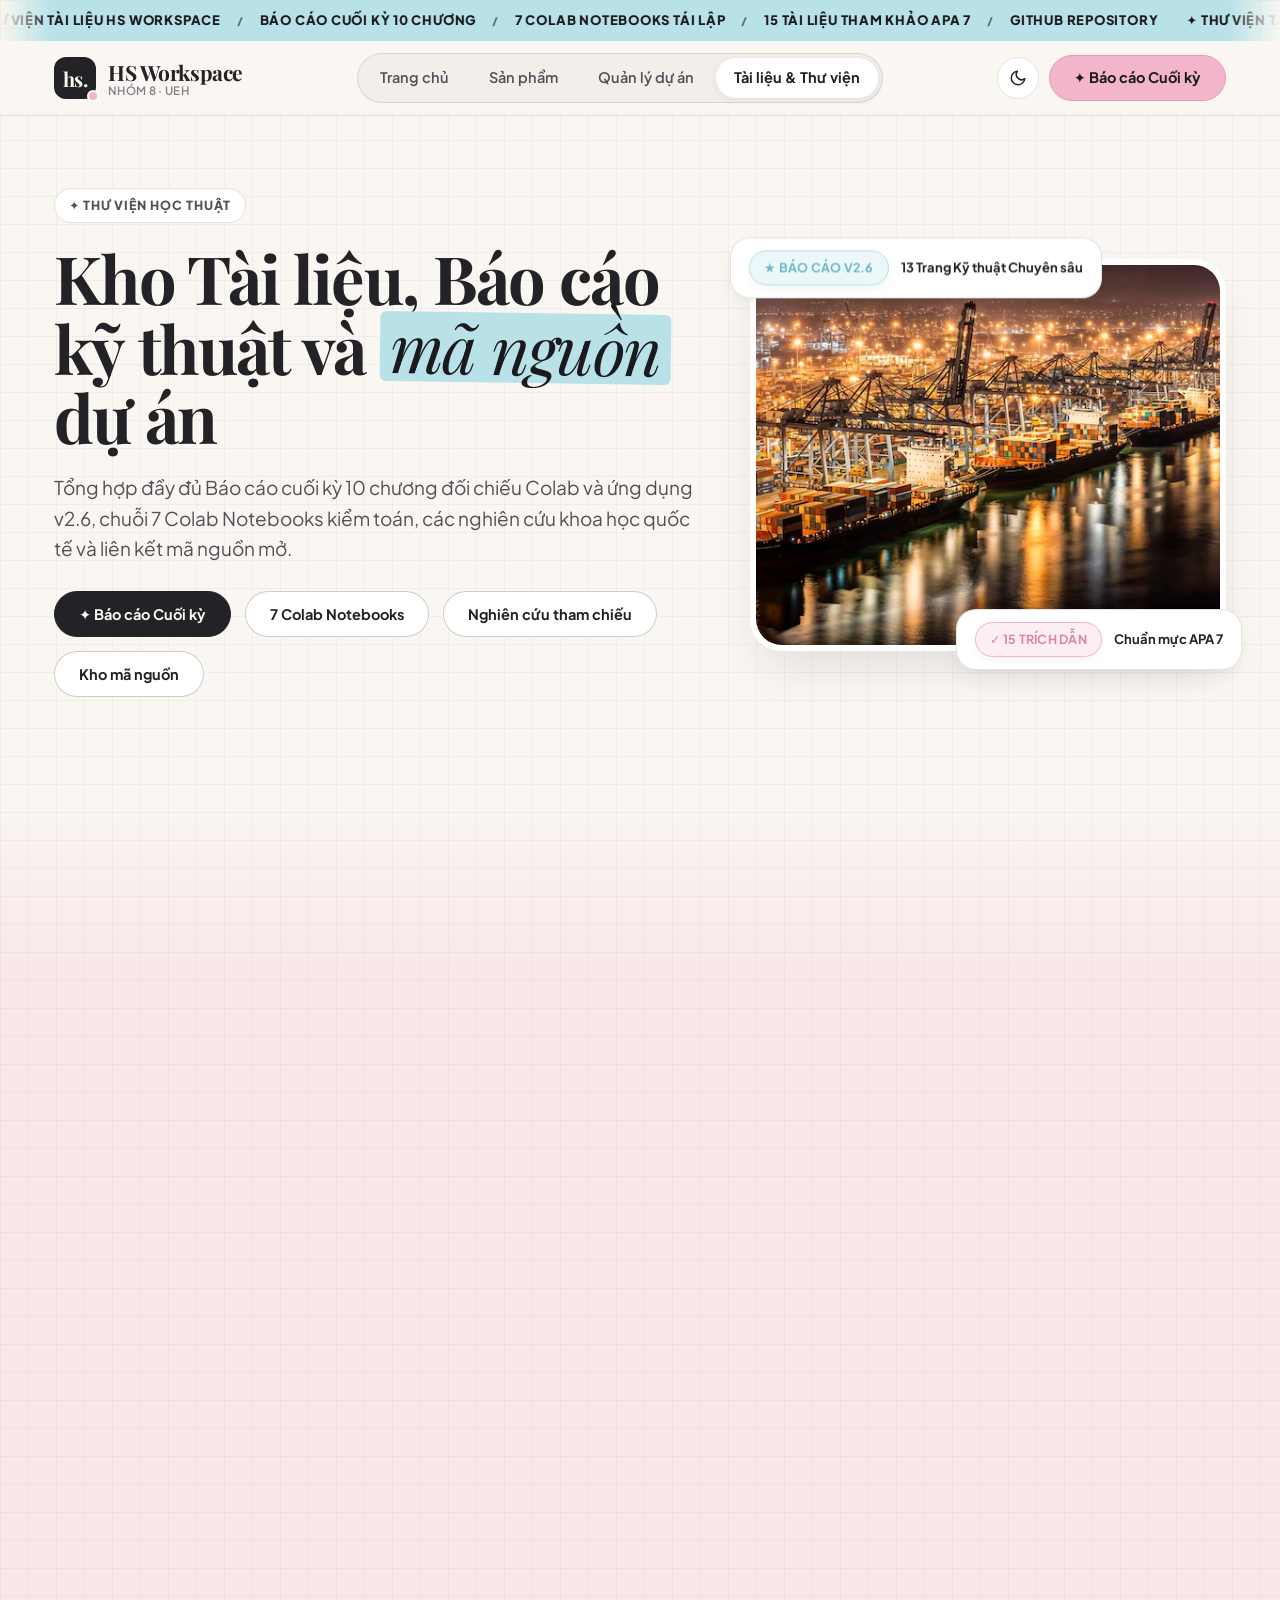
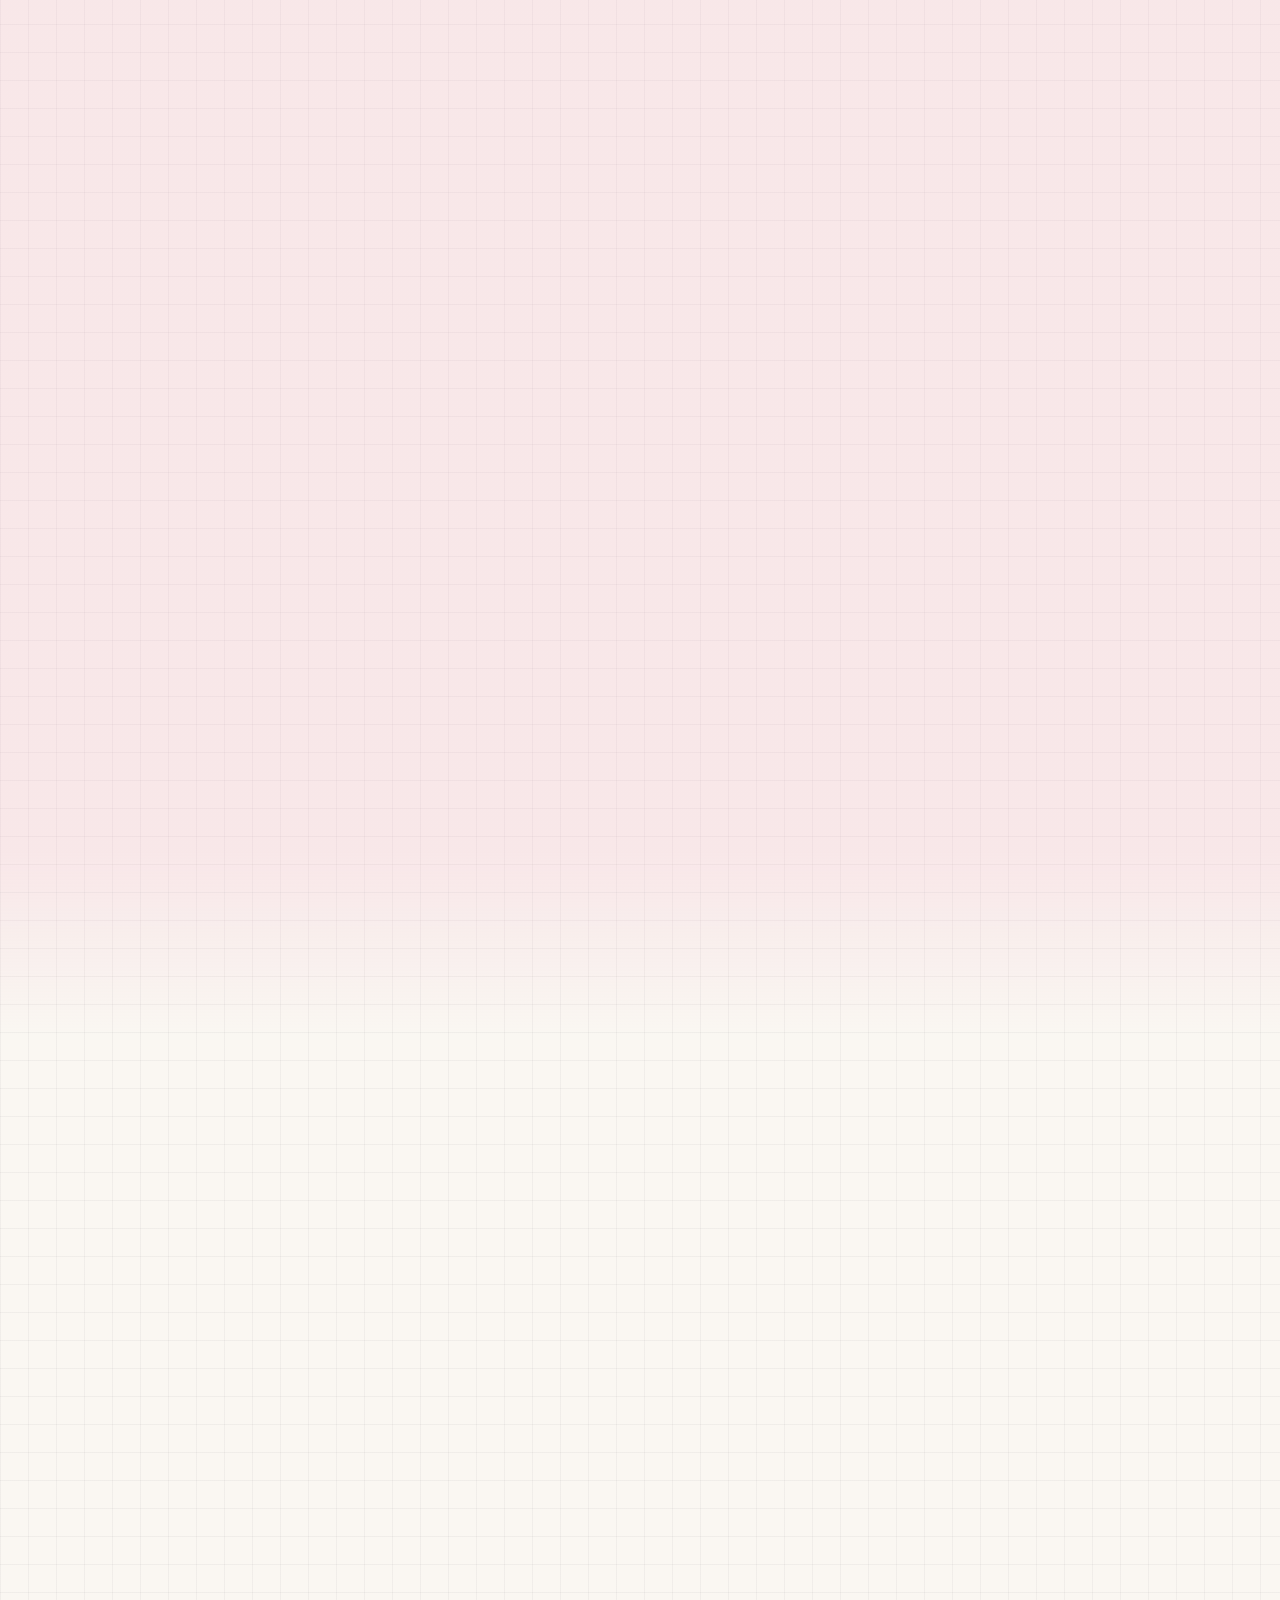
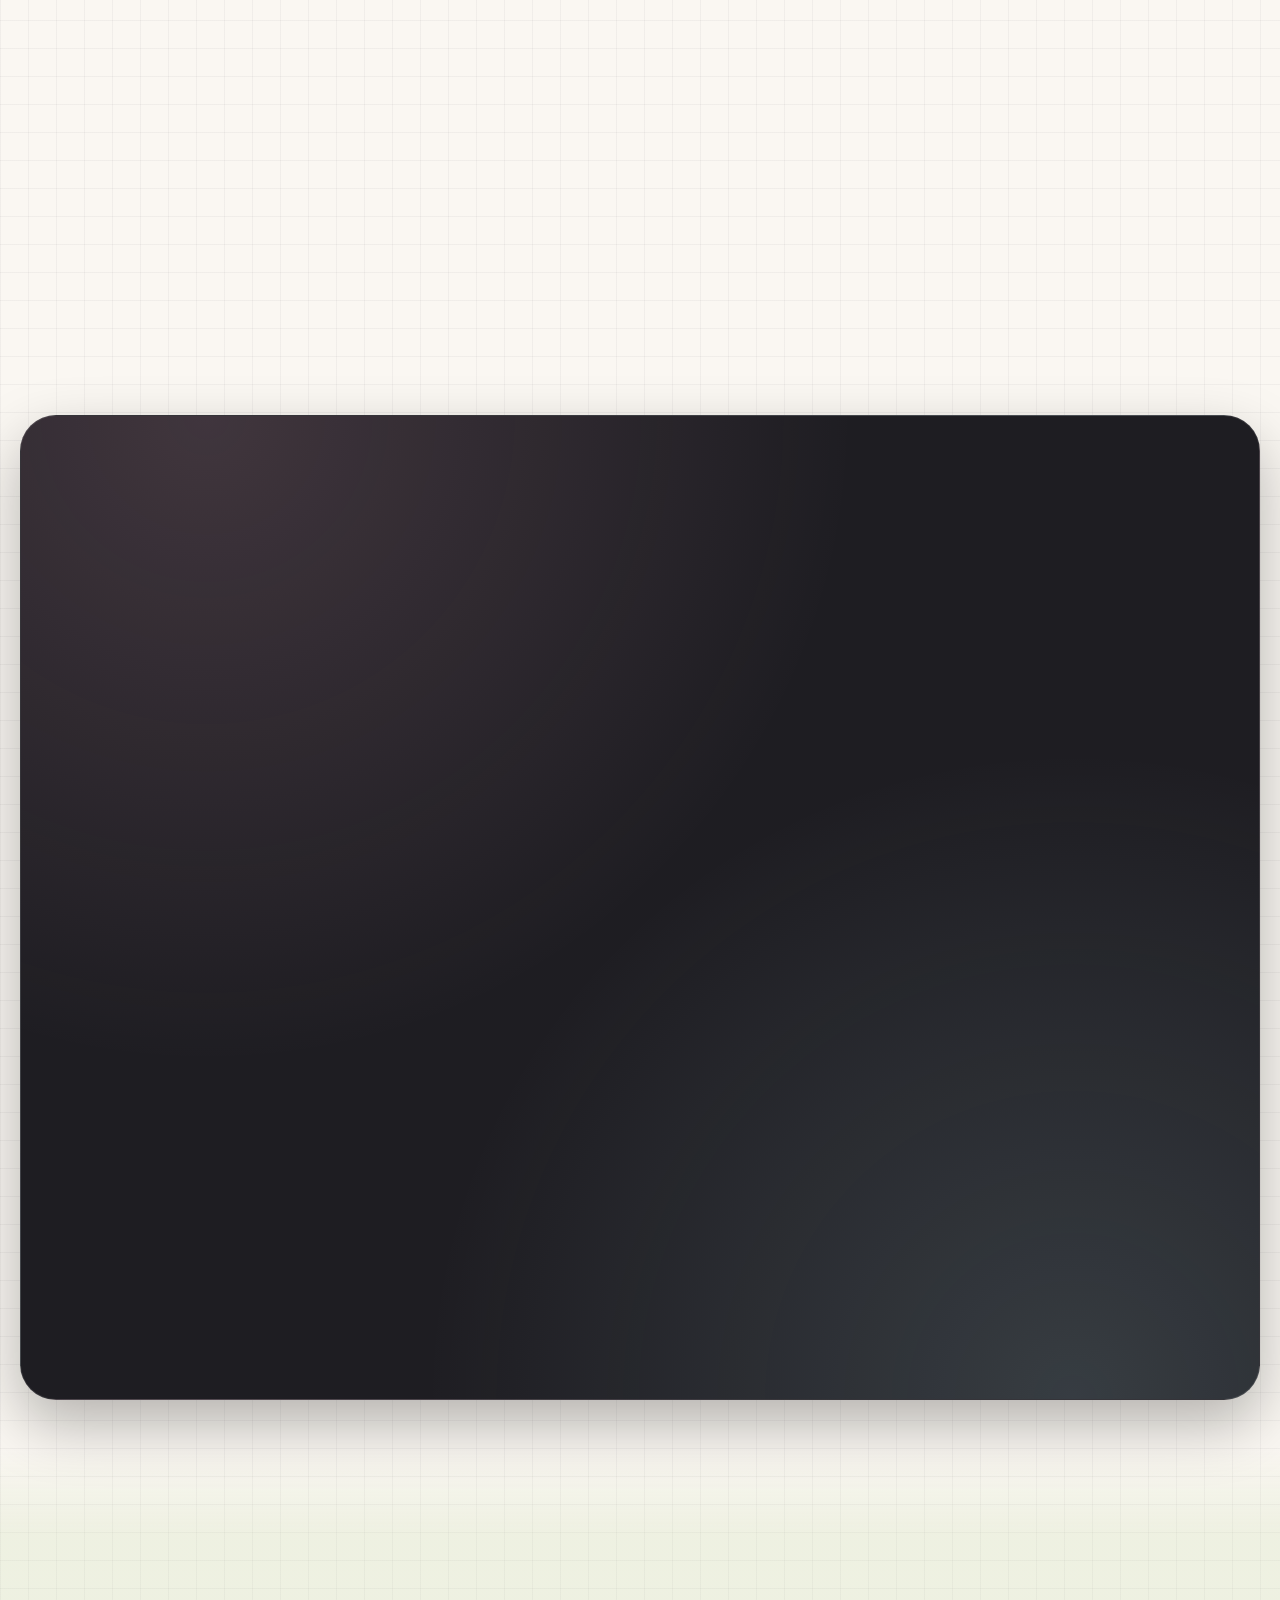
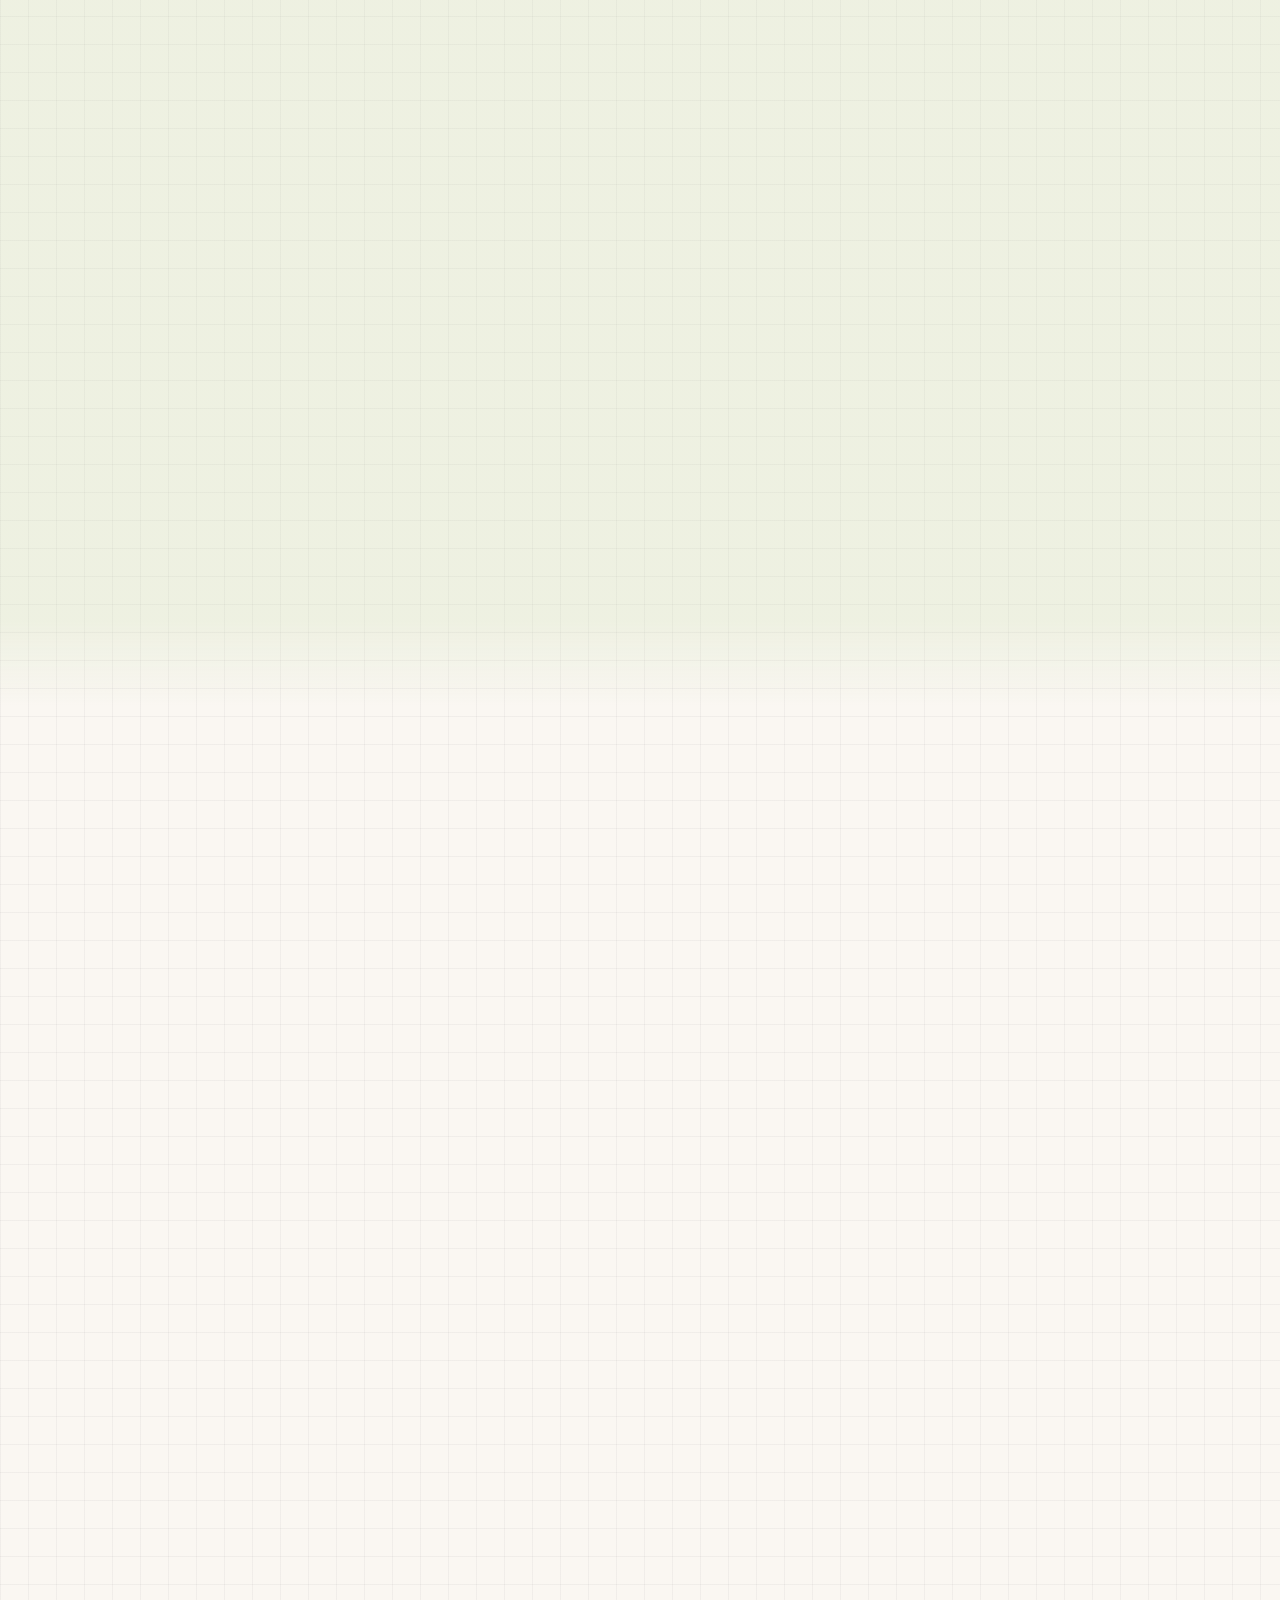
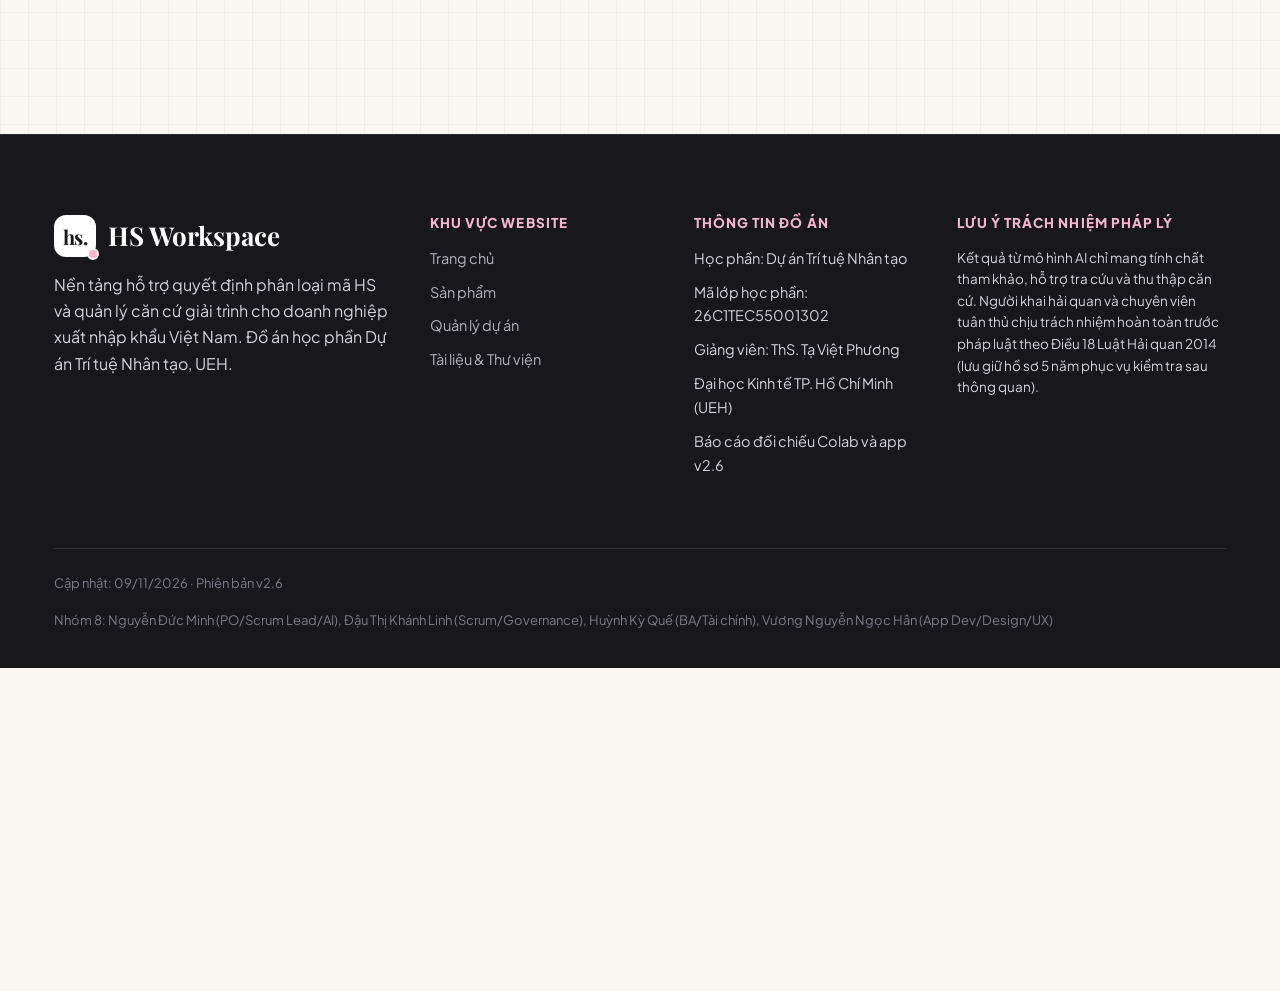
<file: tai-lieu.html>
<!doctype html>
<html lang="vi">
<head>
<meta charset="utf-8">
<meta http-equiv="refresh" content="0; url=resources.html">
<meta name="viewport" content="width=device-width, initial-scale=1, viewport-fit=cover">
<title>Chuyển hướng đến Tài liệu & Thư viện – HS Workspace</title>
<link rel="canonical" href="resources.html">
<link rel="stylesheet" href="assets/style.css">
</head>
<body style="display:grid;place-items:center;min-height:100vh;text-align:center;padding:24px">
<div>
 <h2>Đang chuyển hướng đến Kho Tài liệu & Thư viện dự án...</h2>
 <p>Nếu trình duyệt không tự chuyển, vui lòng <a href="resources.html" style="font-weight:700">bấm vào đây để xem Kho Tài liệu & Thư viện HS Workspace</a>.</p>
</div>
</body>
</html>
</file>
<file: assets/style.css>
/* ===== HS WORKSPACE — CREATIVE EDITORIAL & MODERN TECH DESIGN SYSTEM =====
   Inspired by Creative Editorial Design & Reference Concept (PLM)
   Playful Professionalism × Academic Precision × Warm Pastel Aesthetics
   Nhóm 8 · Học phần Dự án AI · UEH
===== */

/* Google Fonts Import: Playfair Display & Plus Jakarta Sans & Be Vietnam Pro (100% Vietnamese Diacritics Support) */
@import url('https://fonts.googleapis.com/css2?family=Playfair+Display:ital,wght@0,500;0,600;0,700;0,800;0,900;1,500;1,600;1,700;1,800&family=Plus+Jakarta+Sans:ital,wght@0,400;0,500;0,600;0,700;0,800;1,400;1,600&family=Be+Vietnam+Pro:ital,wght@0,400;0,500;0,600;0,700;0,800;1,400;1,600&display=swap');

:root {
  /* Core Pastel Palette (From Reference Concept) */
  --c-pink: #F3B5CB;
  --c-pink-soft: #FCEEF3;
  --c-pink-deep: #D988A3;

  --c-blue: #B9E1E8;
  --c-blue-soft: #EBF7F9;
  --c-blue-deep: #6BB9C6;

  --c-mint: #C9DDAE;
  --c-mint-soft: #F0F7E8;
  --c-mint-deep: #8CA963;

  --c-lavender: #DCD3F1;
  --c-lavender-soft: #F4F0FA;
  --c-lavender-deep: #9F8ECE;

  --c-butter: #FDF4D1;
  --c-butter-soft: #FCF9E8;

  /* Neutrals & Surfaces */
  --bg: #FAF7F2;          /* Warm Cream / Paper background */
  --bg-card: #FFFFFF;     /* Crisp white for elevated cards */
  --bg-alt: #F4EFE6;      /* Slightly deeper cream */
  --bg-dark: #1E1D22;     /* Charcoal Dark Panel */
  --bg-dark-card: #28272E;

  /* Typography Colors */
  --ink: #232226;         /* Soft dark charcoal (no harsh black) */
  --ink-secondary: #525058;
  --ink-muted: #82808C;
  --ink-inverse: #FAF7F2;
  --ink-inverse-muted: #B5B3BE;

  /* Borders & Lines */
  --border: rgba(35, 34, 38, 0.12);
  --border-strong: rgba(35, 34, 38, 0.22);
  --border-dark: rgba(250, 247, 242, 0.14);

  /* Functional Status */
  --ok: #2D7A4F;
  --ok-bg: #E3F3EA;
  --wip: #966100;
  --wip-bg: #FCF1DB;
  --danger: #C0392B;
  --danger-bg: #FDE8E6;

  /* Radius & Shadows */
  --r-sm: 8px;
  --r-md: 14px;
  --r-lg: 20px;
  --r-xl: 32px;
  --r-pill: 9999px;

  --shadow-sm: 0 4px 12px -2px rgba(35, 34, 38, 0.06);
  --shadow-md: 0 12px 28px -6px rgba(35, 34, 38, 0.08), 0 4px 10px -2px rgba(35, 34, 38, 0.04);
  --shadow-lg: 0 24px 48px -12px rgba(35, 34, 38, 0.12);
  --shadow-hover: 0 18px 36px -8px rgba(35, 34, 38, 0.14);

  /* Fonts */
  --font-serif: 'Playfair Display', Georgia, serif;
  --font-sans: 'Plus Jakarta Sans', 'Be Vietnam Pro', system-ui, -apple-system, sans-serif;

  box-sizing: border-box;
}

/* Dark Mode Tokens */
:root[data-theme="dark"] {
  --bg: #141317;
  --bg-card: #1E1D22;
  --bg-alt: #18171C;
  --bg-dark: #0D0C0F;
  --bg-dark-card: #16151A;

  --ink: #F7F5F0;
  --ink-secondary: #C8C5CE;
  --ink-muted: #95929D;
  --ink-inverse: #141317;
  --ink-inverse-muted: #525058;

  --border: rgba(255, 255, 255, 0.12);
  --border-strong: rgba(255, 255, 255, 0.22);
  --border-dark: rgba(255, 255, 255, 0.16);

  --c-pink-soft: #2E1B23;
  --c-blue-soft: #17262A;
  --c-mint-soft: #1B2616;
  --c-lavender-soft: #231E2E;
  --c-butter-soft: #292415;

  --shadow-sm: 0 4px 12px rgba(0, 0, 0, 0.3);
  --shadow-md: 0 12px 28px rgba(0, 0, 0, 0.4);
  --shadow-lg: 0 24px 48px rgba(0, 0, 0, 0.5);
  --shadow-hover: 0 18px 36px rgba(0, 0, 0, 0.45);
}

/* Base Styles */
*, *::before, *::after { box-sizing: inherit; }
html {
  scroll-behavior: smooth;
  scroll-padding-top: 86px;
  -webkit-text-size-adjust: 100%;
}
body {
  margin: 0;
  background-color: var(--bg);
  background-image: 
    radial-gradient(circle at 50% 0%, rgba(243, 181, 203, 0.08) 0%, transparent 45%),
    linear-gradient(to right, rgba(35, 34, 38, 0.035) 1px, transparent 1px),
    linear-gradient(to bottom, rgba(35, 34, 38, 0.035) 1px, transparent 1px);
  background-size: 100% 100%, 28px 28px, 28px 28px;
  color: var(--ink);
  font-family: var(--font-sans);
  font-size: 16px;
  line-height: 1.65;
  -webkit-font-smoothing: antialiased;
  -moz-osx-font-smoothing: grayscale;
  overflow-x: hidden;
}

/* Background Paper Grid Texture */
.bg-grid {
  background-image: 
    linear-gradient(to right, rgba(35, 34, 38, 0.045) 1px, transparent 1px),
    linear-gradient(to bottom, rgba(35, 34, 38, 0.045) 1px, transparent 1px);
  background-size: 28px 28px;
}
:root[data-theme="dark"] body {
  background-image: 
    radial-gradient(circle at 50% 0%, rgba(243, 181, 203, 0.05) 0%, transparent 45%),
    linear-gradient(to right, rgba(255, 255, 255, 0.025) 1px, transparent 1px),
    linear-gradient(to bottom, rgba(255, 255, 255, 0.025) 1px, transparent 1px);
}
:root[data-theme="dark"] .bg-grid {
  background-image: 
    linear-gradient(to right, rgba(255, 255, 255, 0.035) 1px, transparent 1px),
    linear-gradient(to bottom, rgba(255, 255, 255, 0.035) 1px, transparent 1px);
}

img { max-width: 100%; height: auto; display: block; }
a { color: inherit; text-decoration: none; transition: color 0.15s ease; }
p { margin: 0 0 14px; }
h1, h2, h3, h4, h5 { color: var(--ink); margin: 0; line-height: 1.18; }
.container { max-width: 1220px; margin: 0 auto; padding: 0 24px; }
.skip { position: absolute; left: -9999px; top: 8px; z-index: 100; background: var(--c-pink); color: var(--ink); padding: 8px 14px; border-radius: 6px; }
.skip:focus { left: 12px; }

/* ===== MARQUEE CONTINUOUS TICKER TAPE (Editorial Ribbon) ===== */
.marquee-bar {
  background-color: var(--c-mint);
  color: #1A191D;
  font-size: 13px;
  font-weight: 800;
  letter-spacing: 0.06em;
  text-transform: uppercase;
  padding: 10px 0;
  overflow: hidden;
  white-space: nowrap;
  display: flex;
  user-select: none;
  position: relative;
  z-index: 4;
  mask-image: linear-gradient(to right, transparent, black 4%, black 96%, transparent);
  -webkit-mask-image: linear-gradient(to right, transparent, black 4%, black 96%, transparent);
}
.marquee-bar.pink { background-color: var(--c-pink); }
.marquee-bar.blue { background-color: var(--c-blue); }
.marquee-bar.lavender { background-color: var(--c-lavender); }

:root[data-theme="dark"] .marquee-bar {
  background-color: #201D28;
  color: #DDD9E6;
}
:root[data-theme="dark"] .marquee-bar.lavender { background-color: #262033; }
:root[data-theme="dark"] .marquee-bar.pink { background-color: #2B1D25; }
:root[data-theme="dark"] .marquee-bar.blue { background-color: #17242B; }
.marquee-track {
  display: inline-flex;
  animation: marqueeRoll 32s linear infinite;
}
.marquee-track span {
  display: inline-flex;
  align-items: center;
  gap: 16px;
  padding-right: 28px;
}
.marquee-track span i {
  font-style: normal;
  color: rgba(26, 25, 29, 0.6);
  font-size: 11px;
}
@keyframes marqueeRoll {
  0% { transform: translateX(0); }
  100% { transform: translateX(-50%); }
}

/* ===== SITE HEADER (Unified, Single-Tier Only) ===== */
.site-header {
  position: sticky;
  top: 0;
  z-index: 90;
  background-color: color-mix(in srgb, var(--bg) 92%, transparent);
  backdrop-filter: blur(12px);
  -webkit-backdrop-filter: blur(12px);
  border-bottom: 1px solid var(--border);
  transition: all 0.25s ease;
}
.site-header.scrolled {
  background-color: color-mix(in srgb, var(--bg) 98%, transparent);
  box-shadow: 0 8px 24px -6px rgba(35, 34, 38, 0.08);
}
.nav-row {
  display: flex;
  align-items: center;
  justify-content: space-between;
  min-height: 74px;
  gap: 20px;
}

/* Brand styling: Editorial serif logo */
.brand {
  display: flex;
  align-items: center;
  gap: 12px;
  text-decoration: none;
  color: var(--ink);
  flex: none;
}
.brand-mark {
  width: 42px;
  height: 42px;
  border-radius: 12px;
  background: var(--ink);
  color: var(--bg);
  display: grid;
  place-items: center;
  font-family: var(--font-serif);
  font-size: 20px;
  font-weight: 700;
  letter-spacing: -0.02em;
  position: relative;
  transition: transform 0.2s ease;
}
.brand:hover .brand-mark {
  transform: rotate(-4deg) scale(1.04);
}
.brand-mark::after {
  content: "";
  position: absolute;
  right: -3px;
  bottom: -3px;
  width: 12px;
  height: 12px;
  border-radius: 50%;
  background: var(--c-pink);
  border: 2px solid var(--bg);
}
.brand-text {
  display: flex;
  flex-direction: column;
  line-height: 1.15;
}
.brand-text b {
  font-family: var(--font-serif);
  font-size: 21px;
  letter-spacing: -0.02em;
  color: var(--ink);
}
.brand-text span {
  font-size: 11.5px;
  font-weight: 600;
  letter-spacing: 0.03em;
  color: var(--ink-muted);
  text-transform: uppercase;
}

/* Center Main Nav — 4 Core Items ONLY */
.main-nav {
  display: flex;
  align-items: center;
  justify-content: center;
}
.main-nav ul {
  list-style: none;
  margin: 0;
  padding: 4px;
  display: flex;
  gap: 4px;
  background: color-mix(in srgb, var(--ink) 4%, transparent);
  border-radius: var(--r-pill);
  border: 1px solid var(--border);
}
.main-nav a {
  display: block;
  padding: 8px 18px;
  border-radius: var(--r-pill);
  color: var(--ink-secondary);
  font-size: 14.5px;
  font-weight: 600;
  text-decoration: none;
  transition: all 0.18s ease;
  white-space: nowrap;
}
.main-nav a:hover {
  color: var(--ink);
  background: color-mix(in srgb, var(--ink) 6%, transparent);
}
.main-nav a[aria-current="page"] {
  color: var(--ink);
  background: var(--bg-card);
  box-shadow: 0 2px 8px rgba(35, 34, 38, 0.08);
  font-weight: 700;
}

:root[data-theme="dark"] .main-nav ul {
  background: rgba(255, 255, 255, 0.08);
  border-color: rgba(255, 255, 255, 0.16);
}
:root[data-theme="dark"] .main-nav a {
  color: #B5B2BE;
}
:root[data-theme="dark"] .main-nav a:hover {
  color: #FFFFFF;
  background: rgba(255, 255, 255, 0.12);
}
:root[data-theme="dark"] .main-nav a[aria-current="page"] {
  color: #141317 !important;
  background: #FFFFFF !important;
  font-weight: 800 !important;
  box-shadow: 0 0 18px rgba(255, 255, 255, 0.35), 0 2px 8px rgba(0, 0, 0, 0.4) !important;
}

/* Header Actions */
.header-actions {
  display: flex;
  align-items: center;
  gap: 10px;
  flex: none;
}

.scroll-progress-bar {
  position: fixed;
  top: 0;
  left: 0;
  height: 3.5px;
  width: 0%;
  background: linear-gradient(90deg, var(--c-pink) 0%, var(--c-blue) 50%, var(--c-mint) 100%);
  z-index: 1200;
  transition: width 0.08s ease-out;
  pointer-events: none;
}

.icon-btn {
  width: 42px;
  height: 42px;
  border-radius: var(--r-pill);
  border: 1.5px solid var(--border);
  background: var(--bg-card);
  color: var(--ink);
  display: grid;
  place-items: center;
  cursor: pointer;
  transition: all 0.18s ease;
}
.icon-btn:hover {
  background: var(--c-butter);
  border-color: rgba(35, 34, 38, 0.3);
  transform: scale(1.05);
}
.menu-btn { display: none; }

/* ===== BUTTONS & PILL CALL-TO-ACTIONS ===== */
.btn {
  display: inline-flex;
  align-items: center;
  justify-content: center;
  gap: 8px;
  min-height: 46px;
  padding: 0 24px;
  border-radius: var(--r-pill);
  font-family: var(--font-sans);
  font-weight: 700;
  font-size: 14.5px;
  text-decoration: none;
  cursor: pointer;
  border: 1.5px solid transparent;
  transition: all 0.2s cubic-bezier(0.2, 0, 0, 1);
  white-space: nowrap;
}
.btn:hover {
  transform: translateY(-2px);
  box-shadow: 0 6px 16px -2px rgba(35, 34, 38, 0.15);
}
.btn:active {
  transform: translateY(0);
}
.btn-primary {
  background: var(--ink);
  color: var(--bg);
  border-color: var(--ink);
}
.btn-primary:hover {
  background: #3A3840;
  color: #FFFFFF;
}
.btn-pink {
  background: var(--c-pink);
  color: #1A191D;
  border-color: #E89BB5;
}
.btn-pink:hover {
  background: #EEA0BB;
}
.btn-blue {
  background: var(--c-blue);
  color: #1A191D;
  border-color: #9FD5DF;
}
.btn-blue:hover {
  background: #A9D9E1;
}
.btn-mint {
  background: var(--c-mint);
  color: #1A191D;
  border-color: #B5CE93;
}
.btn-mint:hover {
  background: #BCD49A;
}
.btn-outline {
  border-color: var(--border-strong);
  color: var(--ink);
  background: var(--bg-card);
}
.btn-outline:hover {
  background: var(--bg-alt);
  border-color: var(--ink);
}
.btn-light {
  background: #FFFFFF;
  color: #1A191D;
}
.btn-light:hover {
  background: var(--c-pink-soft);
}
.btn-ghost-light {
  border-color: rgba(255, 255, 255, 0.4);
  color: #FFFFFF;
}
.btn-ghost-light:hover {
  background: rgba(255, 255, 255, 0.12);
  border-color: #FFFFFF;
}

/* ===== EDITORIAL TYPOGRAPHY & HIGHLIGHT TAPE ===== */
.editorial-serif {
  font-family: var(--font-serif);
  font-weight: 400;
  letter-spacing: -0.025em;
}
.editorial-title {
  font-family: var(--font-serif);
  font-size: clamp(38px, 5.2vw, 68px);
  line-height: 1.05;
  letter-spacing: -0.025em;
  color: var(--ink);
  margin-bottom: 20px;
}
.editorial-sub {
  font-size: 19px;
  line-height: 1.6;
  color: var(--ink-secondary);
  max-width: 62ch;
}

/* Tape / Marker highlights inspired by PLM Reference */
.tape {
  display: inline-block;
  padding: 0px 10px;
  border-radius: 6px;
  font-style: italic;
  font-weight: 400;
  position: relative;
  box-decoration-break: clone;
  -webkit-box-decoration-break: clone;
}
.tape-pink {
  background: var(--c-pink);
  color: #1A191D;
  transform: rotate(-1.2deg);
}
.tape-blue {
  background: var(--c-blue);
  color: #1A191D;
  transform: rotate(0.8deg);
}
.tape-mint {
  background: var(--c-mint);
  color: #1A191D;
  transform: rotate(-0.7deg);
}
.tape-lavender {
  background: var(--c-lavender);
  color: #1A191D;
  transform: rotate(1.2deg);
}
.tape-butter {
  background: var(--c-butter);
  color: #1A191D;
}

/* Floating Badges & Stickers */
.sticker {
  display: inline-flex;
  align-items: center;
  gap: 6px;
  padding: 6px 14px;
  border-radius: var(--r-pill);
  font-size: 12.5px;
  font-weight: 700;
  letter-spacing: 0.02em;
  box-shadow: var(--shadow-sm);
  border: 1.5px solid rgba(0, 0, 0, 0.08);
  white-space: nowrap;
}
.sticker-pink { background: var(--c-pink-soft); color: var(--c-pink-deep); border-color: var(--c-pink); }
.sticker-blue { background: var(--c-blue-soft); color: var(--c-blue-deep); border-color: var(--c-blue); }
.sticker-mint { background: var(--c-mint-soft); color: var(--c-mint-deep); border-color: var(--c-mint); }
.sticker-lavender { background: var(--c-lavender-soft); color: var(--c-lavender-deep); border-color: var(--c-lavender); }
.sticker-butter { background: var(--c-butter-soft); color: #8A7200; border-color: var(--c-butter); }

/* Eyebrow Label with Emoji/Star */
.eyebrow {
  display: inline-flex;
  align-items: center;
  gap: 8px;
  font-size: 12.5px;
  font-weight: 800;
  letter-spacing: 0.08em;
  text-transform: uppercase;
  color: var(--ink-secondary);
  background: var(--bg-card);
  padding: 6px 14px;
  border-radius: var(--r-pill);
  border: 1px solid var(--border);
  margin-bottom: 20px;
}
.eyebrow i {
  display: inline-block;
  width: 7px;
  height: 7px;
  border-radius: 50%;
  background: var(--c-pink);
}

/* ===== SECTIONS & CONTINUOUS PASTEL BLEEDS ===== */
.section {
  padding: 72px 0;
  position: relative;
}
.section.tight { padding: 46px 0; }
.section-cream { background: transparent; }
.section-pink {
  background: linear-gradient(180deg, transparent 0%, rgba(243, 181, 203, 0.24) 10%, rgba(243, 181, 203, 0.24) 90%, transparent 100%);
  border: none;
}
.section-blue {
  background: linear-gradient(180deg, transparent 0%, rgba(185, 225, 232, 0.24) 10%, rgba(185, 225, 232, 0.24) 90%, transparent 100%);
  border: none;
}
.section-mint {
  background: linear-gradient(180deg, transparent 0%, rgba(201, 221, 174, 0.24) 10%, rgba(201, 221, 174, 0.24) 90%, transparent 100%);
  border: none;
}
.section-lavender {
  background: linear-gradient(180deg, transparent 0%, rgba(220, 211, 241, 0.24) 10%, rgba(220, 211, 241, 0.24) 90%, transparent 100%);
  border: none;
}

:root[data-theme="dark"] .section-pink {
  background: linear-gradient(180deg, transparent 0%, rgba(243, 181, 203, 0.06) 10%, rgba(243, 181, 203, 0.06) 90%, transparent 100%);
}
:root[data-theme="dark"] .section-blue {
  background: linear-gradient(180deg, transparent 0%, rgba(185, 225, 232, 0.06) 10%, rgba(185, 225, 232, 0.06) 90%, transparent 100%);
}
:root[data-theme="dark"] .section-mint {
  background: linear-gradient(180deg, transparent 0%, rgba(201, 221, 174, 0.06) 10%, rgba(201, 221, 174, 0.06) 90%, transparent 100%);
}
:root[data-theme="dark"] .section-lavender {
  background: linear-gradient(180deg, transparent 0%, rgba(220, 211, 241, 0.06) 10%, rgba(220, 211, 241, 0.06) 90%, transparent 100%);
}

/* Charcoal Dark Contrast Section — Organic Ambient Glow & Seamless Overlap */
.section-dark {
  background-color: var(--bg-dark);
  background-image: 
    radial-gradient(circle at 15% 0%, rgba(243, 181, 203, 0.16) 0%, transparent 45%),
    radial-gradient(circle at 85% 100%, rgba(185, 225, 232, 0.16) 0%, transparent 45%);
  color: var(--ink-inverse);
  padding: 84px 0;
  border-radius: 36px;
  margin: -18px 20px 48px;
  position: relative;
  z-index: 3;
  overflow: hidden;
  border: 1px solid rgba(255, 255, 255, 0.1);
  box-shadow: 0 24px 60px rgba(0, 0, 0, 0.28);
}
.section-dark h1, .section-dark h2, .section-dark h3, .section-dark h4 { color: #FFFFFF !important; }
.section-dark p { color: #DDD9E6 !important; }
.section-dark .card {
  background: rgba(40, 39, 46, 0.92);
  backdrop-filter: blur(8px);
  border: 1.5px solid rgba(255, 255, 255, 0.14);
  color: #FFFFFF;
  box-shadow: 0 10px 24px rgba(0, 0, 0, 0.25);
}
.section-dark .card:hover {
  border-color: var(--c-pink);
  transform: translateY(-5px);
  box-shadow: 0 16px 36px rgba(243, 181, 203, 0.2);
}
.section-dark .card h4,
.section-dark .card h3 {
  color: #FFFFFF !important;
}
.section-dark .card p {
  color: #E2DFEB !important;
  font-size: 14.5px;
  line-height: 1.6;
}
.section-dark .card-icon {
  background: rgba(255, 255, 255, 0.12) !important;
  border: 1.5px solid rgba(255, 255, 255, 0.22) !important;
  color: #FFFFFF !important;
}

/* Section Header */
.sec-head {
  margin-bottom: 48px;
}
.sec-head.center { text-align: center; }
.sec-head.center p { margin: 0 auto; }
.sec-head h2 {
  font-family: var(--font-serif);
  font-size: clamp(32px, 3.8vw, 48px);
  letter-spacing: -0.02em;
  margin-bottom: 14px;
}
.sec-head p {
  color: var(--ink-secondary);
  font-size: 17.5px;
  max-width: 66ch;
}

/* ===== HERO SECTION ===== */
.hero {
  padding: 56px 0 88px;
  position: relative;
}
.hero-grid {
  display: grid;
  grid-template-columns: 1.15fr 0.85fr;
  gap: 52px;
  align-items: center;
}
.hero-content {
  position: relative;
  z-index: 2;
}
.hero-cta-group {
  display: flex;
  flex-wrap: wrap;
  gap: 14px;
  margin: 28px 0 24px;
}
.hero-footnote {
  font-size: 13.5px;
  color: var(--ink-muted);
}

/* Hero Collage & Visual Composition */
.hero-visual {
  position: relative;
}
.collage-frame {
  position: relative;
  border-radius: var(--r-xl);
  overflow: hidden;
  box-shadow: var(--shadow-lg);
  border: 6px solid var(--bg-card);
  transition: transform 0.3s ease;
}
.collage-frame:hover {
  transform: rotate(-0.5deg) scale(1.01);
}
.collage-badge-floating {
  position: absolute;
  z-index: 5;
  background: var(--bg-card);
  padding: 12px 18px;
  border-radius: var(--r-lg);
  box-shadow: var(--shadow-md);
  border: 1.5px solid var(--border);
  display: flex;
  align-items: center;
  gap: 12px;
  animation: floatSlow 5s ease-in-out infinite alternate;
}
.collage-badge-floating.top-left {
  top: -16px;
  left: -20px;
  transform: rotate(-3deg);
}
.collage-badge-floating.bottom-right {
  bottom: -20px;
  right: -16px;
  transform: rotate(3deg);
  animation-delay: -2.5s;
}
@keyframes floatSlow {
  0% { transform: translateY(0px) rotate(-2deg); }
  100% { transform: translateY(-8px) rotate(1deg); }
}

/* Notice Card: Refined with Editorial Stamps */
.notice-card {
  background: var(--bg-card);
  border: 1.5px solid var(--border);
  border-radius: var(--r-xl);
  box-shadow: var(--shadow-md);
  padding: 28px;
  position: relative;
}
.notice-header {
  display: flex;
  justify-content: space-between;
  align-items: center;
  gap: 12px;
  padding-bottom: 14px;
  border-bottom: 1.5px solid var(--border);
  margin-bottom: 12px;
}
.notice-title {
  font-size: 13.5px;
  font-weight: 700;
  color: var(--ink);
}
.notice-meta {
  font-size: 12px;
  color: var(--ink-muted);
}
.notice-row {
  padding: 10px 0;
  border-bottom: 1px dashed var(--border);
  font-size: 14.5px;
  color: var(--ink-secondary);
}
.notice-row small {
  display: block;
  font-size: 12px;
  font-weight: 700;
  text-transform: uppercase;
  letter-spacing: 0.04em;
  color: var(--ink-muted);
  margin-bottom: 2px;
}
.notice-code-block {
  display: flex;
  align-items: center;
  justify-content: space-between;
  margin: 12px 0 16px;
}
.notice-code-block strong {
  font-family: var(--font-serif);
  font-size: 42px;
  font-weight: 700;
  letter-spacing: -0.02em;
  color: var(--ink);
}
.stamp {
  width: 72px;
  height: 72px;
  border-radius: 50%;
  border: 2.5px solid var(--c-pink-deep);
  color: var(--c-pink-deep);
  display: grid;
  place-items: center;
  text-align: center;
  font-size: 10.5px;
  font-weight: 800;
  line-height: 1.2;
  text-transform: uppercase;
  transform: rotate(-14deg);
  letter-spacing: 0.05em;
  flex: none;
}
.ladder-box {
  display: grid;
  gap: 6px;
  margin-top: 10px;
}
.ladder-item {
  border-radius: 10px;
  padding: 8px 12px;
  font-size: 13px;
  background: var(--bg-alt);
  color: var(--ink-secondary);
}
.ladder-item b {
  display: block;
  color: var(--ink);
  font-size: 13px;
}
.ladder-item.indent-1 { margin-left: 16px; }
.ladder-item.indent-2 { margin-left: 32px; }
.ladder-item.indent-3 { margin-left: 48px; background: var(--c-pink); color: #1A191D; }
.ladder-item.indent-3 b { color: #1A191D; }

/* ===== PASTEL CARDS & GRID LAYOUTS ===== */
.card-grid-3 {
  display: grid;
  grid-template-columns: repeat(3, 1fr);
  gap: 24px;
}
.card-grid-4 {
  display: grid;
  grid-template-columns: repeat(4, 1fr);
  gap: 20px;
}
.card-grid-2 {
  display: grid;
  grid-template-columns: 1fr 1fr;
  gap: 28px;
}

/* Card base */
.card {
  background: var(--bg-card);
  border: 1.5px solid var(--border);
  border-radius: var(--r-lg);
  padding: 30px;
  box-shadow: var(--shadow-sm);
  transition: all 0.25s cubic-bezier(0.2, 0, 0, 1);
  display: flex;
  flex-direction: column;
  position: relative;
  overflow: hidden;
}
.card:hover {
  transform: translateY(-5px);
  box-shadow: var(--shadow-hover);
}

/* Pastel Card Variations */
.card-pink { background-color: var(--c-pink-soft); border-color: rgba(243, 181, 203, 0.7); }
.card-blue { background-color: var(--c-blue-soft); border-color: rgba(185, 225, 232, 0.7); }
.card-mint { background-color: var(--c-mint-soft); border-color: rgba(201, 221, 174, 0.7); }
.card-lavender { background-color: var(--c-lavender-soft); border-color: rgba(220, 211, 241, 0.7); }
.card-butter { background-color: var(--c-butter-soft); border-color: rgba(253, 244, 209, 0.7); }

.card-num {
  font-family: var(--font-serif);
  font-size: 40px;
  line-height: 1;
  color: var(--ink);
  margin-bottom: 14px;
}
.card h3, .card h4 {
  font-size: 20px;
  font-weight: 700;
  margin-bottom: 10px;
  line-height: 1.3;
}
.card p {
  color: var(--ink-secondary);
  font-size: 15px;
  line-height: 1.6;
}

/* Icon Box inside Card */
.card-icon {
  width: 52px;
  height: 52px;
  border-radius: 14px;
  display: grid;
  place-items: center;
  margin-bottom: 20px;
  background: var(--bg-card);
  border: 1.5px solid var(--border);
  color: var(--ink);
}

/* ===== STRIP / NUMERICAL STATS (PLM Style) ===== */
.stats-strip {
  display: grid;
  grid-template-columns: repeat(4, 1fr);
  background: var(--bg-card);
  border: 1.5px solid var(--border);
  border-radius: var(--r-xl);
  overflow: hidden;
  box-shadow: var(--shadow-md);
  margin: 36px 0;
}
.stat-box {
  padding: 24px 16px;
  border-right: 1.5px solid var(--border);
}
.stat-box:last-child { border-right: none; }
.stat-box .num {
  font-family: var(--font-serif);
  font-size: clamp(20px, 2vw, 28px);
  color: var(--ink);
  line-height: 1.15;
  margin-bottom: 8px;
  white-space: nowrap;
  letter-spacing: -0.01em;
}
.stat-box .lbl {
  font-size: 14px;
  color: var(--ink-secondary);
  line-height: 1.45;
}

/* ===== WORKFLOW / PROCESS STEPS ===== */
.process-grid {
  display: grid;
  grid-template-columns: repeat(6, 1fr);
  gap: 14px;
  margin: 36px 0;
}
.process-step {
  background: var(--bg-card);
  border: 1.5px solid var(--border);
  border-radius: var(--r-md);
  padding: 22px 18px;
  display: flex;
  flex-direction: column;
  box-shadow: var(--shadow-sm);
  transition: transform 0.2s ease;
  position: relative;
}
.process-step:hover {
  transform: translateY(-4px);
  box-shadow: var(--shadow-md);
}
.process-step .step-num {
  width: 34px;
  height: 34px;
  border-radius: 50%;
  background: var(--ink);
  color: var(--bg);
  display: grid;
  place-items: center;
  font-family: var(--font-serif);
  font-size: 16px;
  margin-bottom: 12px;
}
.process-step h4 {
  font-size: 16px;
  font-weight: 700;
  margin-bottom: 6px;
}
.process-step p {
  font-size: 13px;
  color: var(--ink-secondary);
  line-height: 1.45;
  margin-bottom: 12px;
}
.process-step .stop-pill {
  margin-top: auto;
  padding: 4px 8px;
  border-radius: 6px;
  font-size: 11px;
  font-weight: 700;
  background: var(--c-pink-soft);
  color: var(--c-pink-deep);
  border: 1px solid var(--c-pink);
  text-align: center;
}

/* ===== TABLE & RACI STYLES ===== */
.table-wrap {
  overflow-x: auto;
  border: 1.5px solid var(--border);
  border-radius: var(--r-lg);
  background: var(--bg-card);
  box-shadow: var(--shadow-sm);
  margin: 20px 0;
}
table {
  width: 100%;
  border-collapse: collapse;
  min-width: 720px;
  font-size: 14.5px;
}
th {
  text-align: left;
  font-weight: 700;
  color: var(--ink);
  background: var(--bg-alt);
  padding: 14px 18px;
  border-bottom: 1.5px solid var(--border);
  white-space: nowrap;
}
td {
  padding: 14px 18px;
  border-bottom: 1px solid var(--border);
  vertical-align: middle;
  color: var(--ink-secondary);
}
tr:last-child td { border-bottom: none; }
tr:hover td { background-color: color-mix(in srgb, var(--c-pink-soft) 40%, transparent); }

/* Table Overrides for Charcoal Dark Sections (PLM Feature) */
.section-dark .table-wrap {
  background: #18171D !important;
  border: 1.5px solid rgba(255, 255, 255, 0.18) !important;
  box-shadow: 0 16px 36px rgba(0, 0, 0, 0.4) !important;
}
.section-dark table th {
  background: #2D2C36 !important;
  color: #FFFFFF !important;
  font-weight: 800 !important;
  font-size: 13.5px !important;
  letter-spacing: 0.03em !important;
  border-bottom: 2px solid rgba(255, 255, 255, 0.22) !important;
}
.section-dark table td {
  background: #1E1D23 !important;
  color: #E2DFEB !important;
  border-bottom: 1px solid rgba(255, 255, 255, 0.08) !important;
}
.section-dark table tr:hover td {
  background: #2E2D38 !important;
  color: #FFFFFF !important;
}

/* Dark Mode Table Tokens */
:root[data-theme="dark"] .table-wrap {
  background: var(--bg-card);
  border-color: var(--border);
}
:root[data-theme="dark"] table th {
  background: #282730;
  color: #FFFFFF;
  border-bottom: 1.5px solid var(--border);
}
:root[data-theme="dark"] table td {
  background: #1B1A20;
  color: #D6D3DF;
  border-bottom: 1px solid var(--border);
}
:root[data-theme="dark"] table tr:hover td {
  background: #2E2D38;
}

/* RACI Badges */
.raci-tag {
  display: inline-grid;
  place-items: center;
  width: 32px;
  height: 32px;
  border-radius: 8px;
  font-weight: 800;
  font-size: 14px;
}
.raci-r { background: var(--c-blue); color: #103844; }
.raci-a { background: var(--c-pink); color: #4B1A2A; }
.raci-c { background: var(--c-butter); color: #4A3C00; }
.raci-i { background: var(--bg-alt); color: var(--ink-muted); }

/* Filter Tabs */
.filter-bar {
  display: flex;
  flex-wrap: wrap;
  gap: 8px;
  margin-bottom: 24px;
}
.filter-btn {
  padding: 8px 18px;
  border-radius: var(--r-pill);
  border: 1.5px solid var(--border);
  background: var(--bg-card);
  color: var(--ink-secondary);
  font-family: var(--font-sans);
  font-weight: 700;
  font-size: 13.5px;
  cursor: pointer;
  transition: all 0.18s ease;
}
.filter-btn:hover {
  background: var(--bg-alt);
  border-color: var(--ink);
}
.filter-btn.active {
  background: var(--ink);
  color: var(--bg);
  border-color: var(--ink);
}

/* AI Canvas Grid */
.canvas-grid {
  display: grid;
  grid-template-columns: repeat(3, 1fr);
  gap: 20px;
}
.canvas-cell {
  background: var(--bg-card);
  border: 1.5px solid var(--border);
  border-radius: var(--r-lg);
  padding: 24px;
  box-shadow: var(--shadow-sm);
}
.canvas-cell.span-2 { grid-column: span 2; }
.canvas-cell.span-3 { grid-column: span 3; }
.canvas-cell .tag {
  display: inline-block;
  font-size: 11px;
  font-weight: 800;
  letter-spacing: 0.06em;
  text-transform: uppercase;
  color: var(--ink-muted);
  margin-bottom: 8px;
}
.canvas-cell h4 {
  font-family: var(--font-serif);
  font-size: 20px;
  margin-bottom: 10px;
}

/* Callout Box */
.callout {
  background: var(--bg-card);
  border: 1.5px solid var(--border);
  border-left: 6px solid var(--ink);
  border-radius: var(--r-md);
  padding: 20px 24px;
  margin: 24px 0;
  font-size: 15px;
  color: var(--ink-secondary);
  box-shadow: var(--shadow-sm);
}
.callout.pink { border-left-color: var(--c-pink); background: var(--c-pink-soft); }
.callout.blue { border-left-color: var(--c-blue); background: var(--c-blue-soft); }
.callout.mint { border-left-color: var(--c-mint); background: var(--c-mint-soft); }
.callout strong { display: block; color: var(--ink); margin-bottom: 4px; font-size: 16px; }

/* Accordion */
.acc {
  border: 1.5px solid var(--border);
  border-radius: var(--r-lg);
  background: var(--bg-card);
  overflow: hidden;
  box-shadow: var(--shadow-sm);
}
.acc details + details {
  border-top: 1px solid var(--border);
}
.acc summary {
  list-style: none;
  cursor: pointer;
  display: flex;
  justify-content: space-between;
  align-items: center;
  gap: 16px;
  padding: 20px 24px;
  font-weight: 700;
  font-size: 16.5px;
  transition: background-color 0.15s ease;
}
.acc summary:hover { background-color: var(--bg-alt); }
.acc summary::-webkit-details-marker { display: none; }
.acc summary::after {
  content: "+";
  font-size: 24px;
  font-family: var(--font-serif);
  color: var(--ink);
  transition: transform 0.2s ease;
}
.acc details[open] summary::after {
  content: "−";
}
.acc .acc-body {
  padding: 0 24px 22px;
  color: var(--ink-secondary);
  font-size: 15px;
}

/* Timeline */
.timeline-editorial {
  display: grid;
  grid-template-columns: repeat(6, 1fr);
  gap: 16px;
  margin: 36px 0;
  position: relative;
}
.timeline-item {
  background: var(--bg-card);
  border: 1.5px solid var(--border);
  border-radius: var(--r-md);
  padding: 20px;
  display: flex;
  flex-direction: column;
  position: relative;
  box-shadow: var(--shadow-sm);
  transition: transform 0.2s ease;
}
.timeline-item:hover { transform: translateY(-4px); }
.timeline-item .week {
  font-size: 12px;
  font-weight: 800;
  color: var(--ink-muted);
  text-transform: uppercase;
  margin-bottom: 4px;
}
.timeline-item h4 {
  font-size: 16px;
  font-weight: 700;
  margin-bottom: 6px;
}
.timeline-item .gate {
  display: inline-block;
  font-size: 11.5px;
  font-weight: 700;
  padding: 3px 8px;
  border-radius: 6px;
  background: var(--c-butter);
  color: #5C4B00;
  margin-bottom: 10px;
  align-self: flex-start;
}
.timeline-item p {
  font-size: 13px;
  color: var(--ink-secondary);
  line-height: 1.45;
  margin: 0;
}

/* Team Grid */
.team-grid {
  display: grid;
  grid-template-columns: repeat(4, 1fr);
  gap: 24px;
}
.member-card {
  background: var(--bg-card);
  border: 1.5px solid var(--border);
  border-radius: var(--r-lg);
  padding: 28px 24px;
  display: flex;
  flex-direction: column;
  box-shadow: var(--shadow-sm);
  transition: transform 0.25s ease;
}
.member-card:hover {
  transform: translateY(-5px);
  box-shadow: var(--shadow-hover);
}
.member-avatar {
  width: 72px;
  height: 72px;
  border-radius: 50%;
  background: var(--c-pink-soft);
  border: 2px solid var(--c-pink);
  color: var(--c-pink-deep);
  font-family: var(--font-serif);
  font-size: 28px;
  display: grid;
  place-items: center;
  margin-bottom: 18px;
}
.member-card h3 {
  font-size: 19px;
  font-weight: 700;
  margin-bottom: 2px;
}
.member-id {
  font-size: 12.5px;
  color: var(--ink-muted);
  margin-bottom: 12px;
}
.member-roles {
  display: flex;
  flex-wrap: wrap;
  gap: 6px;
  margin-bottom: 16px;
}
.member-roles span {
  font-size: 11.5px;
  font-weight: 700;
  padding: 3px 10px;
  border-radius: var(--r-pill);
  background: var(--bg-alt);
  color: var(--ink-secondary);
}
.member-card ul {
  margin: 0 0 16px;
  padding-left: 1.2em;
  font-size: 13.5px;
  color: var(--ink-secondary);
}
.member-card li { margin-bottom: 4px; }
.member-contact {
  margin-top: auto;
  padding-top: 14px;
  border-top: 1px dashed var(--border);
  font-size: 12.5px;
  color: var(--ink-muted);
}

/* CTA Band — High-Contrast Editorial Island in both Light & Dark themes */
.cta-band {
  background: #1E1D24;
  color: #FFFFFF;
  border: 1.5px solid rgba(255, 255, 255, 0.12);
  border-radius: var(--r-xl);
  padding: 60px 52px;
  display: grid;
  grid-template-columns: 1.3fr auto;
  gap: 36px;
  align-items: center;
  position: relative;
  overflow: hidden;
  box-shadow: 0 24px 50px rgba(0, 0, 0, 0.22);
  margin-bottom: -32px;
  z-index: 6;
}
.cta-band h2 {
  font-family: var(--font-serif);
  font-size: clamp(30px, 3.5vw, 44px);
  color: #FFFFFF !important;
  margin-bottom: 12px;
}
.cta-band p {
  color: #DDD9E6 !important;
  font-size: 16.5px;
  margin: 0;
  max-width: 58ch;
}
.cta-band .btn-pink {
  background: var(--c-pink);
  color: #1A191D;
  font-weight: 700;
}
.cta-band .btn-ghost-light {
  border-color: rgba(255, 255, 255, 0.35);
  color: #FFFFFF;
}
.cta-band .btn-ghost-light:hover {
  background: rgba(255, 255, 255, 0.12);
  border-color: #FFFFFF;
}

:root[data-theme="dark"] .cta-band {
  background: #25242D !important;
  border-color: rgba(255, 255, 255, 0.18) !important;
  box-shadow: 0 24px 60px rgba(0, 0, 0, 0.5) !important;
}
:root[data-theme="dark"] .cta-band h2 {
  color: #FFFFFF !important;
}
:root[data-theme="dark"] .cta-band p {
  color: #E2DFEB !important;
}

/* ===== SITE FOOTER ===== */
.site-footer {
  background: #18171C;
  color: #D4D2DB;
  padding: 80px 0 36px;
  border-top: 1px solid rgba(255, 255, 255, 0.08);
}
.footer-grid {
  display: grid;
  grid-template-columns: 1.5fr 1fr 1fr 1.2fr;
  gap: 40px;
}
.footer-brand b {
  font-family: var(--font-serif);
  font-size: 26px;
  color: #FFFFFF;
}
.site-footer h2 {
  font-size: 13.5px;
  font-weight: 800;
  letter-spacing: 0.08em;
  text-transform: uppercase;
  color: var(--c-pink);
  margin-bottom: 16px;
}
.site-footer ul {
  list-style: none;
  padding: 0;
  margin: 0;
}
.site-footer li {
  margin-bottom: 10px;
  font-size: 14.5px;
}
.site-footer a {
  color: #B5B2BE;
}
.site-footer a:hover {
  color: #FFFFFF;
}
.footer-bottom {
  margin-top: 60px;
  padding-top: 24px;
  border-top: 1px solid rgba(255, 255, 255, 0.1);
  display: flex;
  flex-wrap: wrap;
  justify-content: space-between;
  gap: 16px;
  font-size: 13px;
  color: #7D7A88;
}

/* ===== WORKFLOW 6 BƯỚC SVG PROGRESS ===== */
.workflow-svg-wrap {
  width: 100%;
  height: 24px;
  margin: 10px 0 24px;
  position: relative;
  overflow: visible;
}
.workflow-svg-line {
  width: 100%;
  height: 24px;
  overflow: visible;
}
.workflow-path-bg {
  stroke: rgba(35, 34, 38, 0.12);
  stroke-width: 3.5;
  stroke-dasharray: 6 6;
  fill: none;
}
.workflow-path-fill {
  stroke: var(--c-pink-deep);
  stroke-width: 4;
  fill: none;
  stroke-linecap: round;
  transition: stroke-dashoffset 0.15s linear;
}
.process-step {
  transition: transform 0.4s cubic-bezier(0.16, 1, 0.3, 1), box-shadow 0.4s ease, border-color 0.3s ease, background-color 0.3s ease, opacity 0.3s ease;
  position: relative;
  will-change: transform, box-shadow;
  transform-origin: center center;
}
.process-step.step-active {
  border-color: var(--c-pink-deep);
  border-width: 2.5px;
  transform: translateY(-16px) scale(1.14);
  box-shadow: 0 24px 48px -6px rgba(243, 181, 203, 0.7), 0 10px 22px rgba(35, 34, 38, 0.12);
  background: var(--bg-card);
  z-index: 20;
}
.process-step.step-active .step-num {
  background: var(--c-pink);
  color: #1E1D22;
  font-weight: 900;
  box-shadow: 0 0 20px rgba(243, 181, 203, 0.95);
  transform: scale(1.2);
}
.process-step.step-active .stop-pill {
  animation: pulseGlow 1.5s infinite ease-in-out;
  box-shadow: 0 4px 14px rgba(243, 181, 203, 0.5);
}
.process-step.step-completed {
  border-color: var(--c-mint);
  background: var(--c-mint-soft);
  transform: translateY(0) scale(0.98);
  opacity: 0.94;
  z-index: 1;
}
.process-step.step-completed .step-num {
  background: var(--c-mint);
  color: #1E1D22;
}

:root[data-theme="dark"] .process-step.step-active {
  background: #2C1F28 !important;
  border-color: var(--c-pink) !important;
  box-shadow: 0 24px 50px rgba(0, 0, 0, 0.65), 0 0 32px rgba(243, 181, 203, 0.38) !important;
}
:root[data-theme="dark"] .process-step.step-completed {
  background: #192418 !important;
  border-color: rgba(201, 221, 174, 0.4) !important;
}

@keyframes pulseGlow {
  0%, 100% {
    box-shadow: 0 0 0 0 rgba(243, 181, 203, 0.7);
    transform: scale(1);
  }
  50% {
    box-shadow: 0 0 0 8px rgba(243, 181, 203, 0);
    transform: scale(1.03);
  }
}

/* ===== PRODUCT DEMO 3-TASK & 7-SCREEN INTERACTIVE SWITCHER ===== */
.demo-task-card {
  cursor: pointer;
  transition: all 0.28s cubic-bezier(0.16, 1, 0.3, 1);
  border-left: 4px solid transparent;
  padding: 16px 18px;
  margin-bottom: 14px;
  position: relative;
}
.demo-task-card:hover {
  transform: translateX(4px);
}
.demo-task-card.active {
  transform: translateX(8px);
  box-shadow: var(--shadow-md);
}
.demo-task-card[data-task="1"].active { border-left-color: var(--c-pink-deep); }
.demo-task-card[data-task="2"].active { border-left-color: var(--c-blue-deep); }
.demo-task-card[data-task="3"].active { border-left-color: var(--c-mint-deep); }

.demo-sub-badge-row {
  display: flex;
  flex-wrap: wrap;
  gap: 6px;
  margin-top: 8px;
}
.sub-step-chip {
  background: rgba(35, 34, 38, 0.05);
  border: 1px solid var(--border);
  border-radius: var(--r-pill);
  padding: 3px 10px;
  font-size: 11.5px;
  font-weight: 700;
  color: var(--ink-secondary);
  cursor: pointer;
  transition: all 0.2s ease;
  font-family: var(--font-sans);
}
.sub-step-chip:hover {
  background: var(--bg-alt);
  color: var(--ink);
  transform: translateY(-1px);
}
.sub-step-chip.active {
  background: var(--ink);
  color: var(--bg);
  border-color: var(--ink);
  box-shadow: 0 2px 8px rgba(35, 34, 38, 0.15);
}
:root[data-theme="dark"] .sub-step-chip {
  background: rgba(255, 255, 255, 0.06);
  border-color: rgba(255, 255, 255, 0.15);
  color: #C8C5CE;
}
:root[data-theme="dark"] .sub-step-chip:hover {
  background: rgba(255, 255, 255, 0.12);
  color: #FFFFFF;
}
:root[data-theme="dark"] .sub-step-chip.active {
  background: #FFFFFF;
  color: #141317;
  border-color: #FFFFFF;
}

/* Mockup Window Toolbar & Header */
.demo-window-header {
  background: var(--bg-alt);
  padding: 10px 16px;
  border-bottom: 1.5px solid var(--border);
  display: flex;
  align-items: center;
  gap: 12px;
  flex-wrap: wrap;
}
.demo-window-dots {
  display: flex;
  align-items: center;
  gap: 6px;
  flex: none;
}
.demo-window-dots span {
  width: 10px;
  height: 10px;
  border-radius: 50%;
  display: inline-block;
}
.demo-window-title {
  font-size: 12.5px;
  color: var(--ink-muted);
  white-space: nowrap;
  overflow: hidden;
  text-overflow: ellipsis;
  flex: 1;
  min-width: 160px;
}
.demo-window-title b {
  color: var(--ink);
}
.demo-toolbar-tabs {
  display: flex;
  align-items: center;
  gap: 6px;
}
.task-tabs-group {
  display: flex;
  gap: 6px;
}
.tool-tab {
  background: var(--bg-card);
  border: 1px solid var(--border);
  border-radius: var(--r-pill);
  padding: 4px 10px;
  font-size: 11.5px;
  font-weight: 700;
  color: var(--ink-secondary);
  cursor: pointer;
  transition: all 0.2s ease;
  font-family: var(--font-sans);
  white-space: nowrap;
}
.tool-tab:hover {
  background: var(--c-butter);
  color: var(--ink);
  transform: translateY(-1px);
}
.tool-tab.active {
  background: var(--ink);
  color: var(--bg);
  border-color: var(--ink);
  box-shadow: 0 2px 6px rgba(0, 0, 0, 0.12);
}
:root[data-theme="dark"] .demo-window-header {
  background: #1C1B20;
  border-color: rgba(255, 255, 255, 0.12);
}
:root[data-theme="dark"] .tool-tab {
  background: rgba(255, 255, 255, 0.08);
  border-color: rgba(255, 255, 255, 0.14);
  color: #C8C5CE;
}
:root[data-theme="dark"] .tool-tab:hover {
  background: rgba(255, 255, 255, 0.14);
  color: #FFFFFF;
}
:root[data-theme="dark"] .tool-tab.active {
  background: #FFFFFF;
  color: #141317;
  border-color: #FFFFFF;
}

/* Screens Container with 2940x1610 exact aspect ratio */
.demo-screens-wrapper {
  position: relative;
  background: #F4F5F7;
  overflow: hidden;
  aspect-ratio: 2940 / 1610;
  width: 100%;
}
.demo-screen-img {
  position: absolute;
  top: 0;
  left: 0;
  width: 100%;
  height: 100%;
  object-fit: contain;
  background: #FFFFFF;
  opacity: 0;
  display: block !important;
  transition: opacity 0.32s cubic-bezier(0.16, 1, 0.3, 1), transform 0.32s cubic-bezier(0.16, 1, 0.3, 1);
  transform: scale(0.99);
  pointer-events: none;
}
.demo-screen-img.active {
  opacity: 1;
  transform: scale(1);
  pointer-events: auto;
}

/* Caption and Step Dots Bar */
.demo-caption-bar {
  background: var(--bg-alt);
  padding: 10px 16px;
  border-top: 1px solid var(--border);
  display: flex;
  justify-content: space-between;
  align-items: center;
  gap: 14px;
  font-size: 13px;
  color: var(--ink-secondary);
}
.demo-caption-bar span {
  font-weight: 600;
  white-space: nowrap;
  overflow: hidden;
  text-overflow: ellipsis;
}
.demo-step-dots {
  display: flex;
  align-items: center;
  gap: 6px;
  flex: none;
}
.step-dot {
  width: 9px;
  height: 9px;
  border-radius: 50%;
  background: var(--border-strong);
  cursor: pointer;
  transition: all 0.2s ease;
  display: inline-block;
}
.step-dot:hover {
  background: var(--ink-secondary);
  transform: scale(1.2);
}
.step-dot.active {
  background: var(--c-pink-deep);
  transform: scale(1.35);
  box-shadow: 0 0 8px rgba(217, 136, 163, 0.8);
}
.step-dot-divider {
  font-size: 11px;
  color: var(--ink-muted);
  opacity: 0.5;
  margin: 0 2px;
}

:root[data-theme="dark"] .demo-caption-bar {
  background: #18171C;
  border-color: rgba(255, 255, 255, 0.1);
  color: #C8C5CE;
}
:root[data-theme="dark"] .demo-screens-wrapper {
  background: #121115;
}
:root[data-theme="dark"] .demo-screen-img {
  background: #151419;
}

/* ===== MOTION & SCROLL REVEAL ===== */
.reveal {
  opacity: 0;
  transform: translateY(36px) scale(0.985);
  transition: opacity 0.75s cubic-bezier(0.16, 1, 0.3, 1), transform 0.75s cubic-bezier(0.16, 1, 0.3, 1);
  will-change: opacity, transform;
}
.reveal.revealed {
  opacity: 1;
  transform: translateY(0) scale(1);
}

.stagger-1 { transition-delay: 0.06s; }
.stagger-2 { transition-delay: 0.12s; }
.stagger-3 { transition-delay: 0.18s; }
.stagger-4 { transition-delay: 0.24s; }
.stagger-5 { transition-delay: 0.30s; }
.stagger-6 { transition-delay: 0.36s; }

/* Subtle pulse for floating badges */
@keyframes floatBob {
  0%, 100% { transform: translateY(0); }
  50% { transform: translateY(-6px); }
}
.collage-badge-floating {
  animation: floatBob 4s ease-in-out infinite;
}
.collage-badge-floating:nth-child(even) {
  animation-duration: 5s;
  animation-delay: -2s;
}

@media (prefers-reduced-motion: reduce) {
  * {
    animation-duration: 0.01ms !important;
    animation-iteration-count: 1 !important;
    transition-duration: 0.01ms !important;
    scroll-behavior: auto !important;
  }
  .reveal { opacity: 1 !important; transform: none !important; }
}

/* ===== PINNED WORKFLOW & DEMO SECTIONS (DESKTOP) ===== */
@media (min-width: 900px) {
  #workflow {
    min-height: calc(100vh - 75px);
    display: flex;
    flex-direction: column;
    justify-content: center;
    padding: 32px 0 !important;
    box-sizing: border-box;
  }
  #workflow .container {
    display: flex;
    flex-direction: column;
    justify-content: center;
    width: 100%;
  }
  #workflow .sec-head {
    margin-bottom: 14px;
  }
  #workflow .sec-head h2 {
    font-size: clamp(28px, 3.2vw, 42px);
    margin-bottom: 6px;
  }
  #workflow .workflow-svg-wrap {
    margin: 8px 0 18px;
    overflow: visible;
  }
  #workflow .process-grid {
    margin: 16px 0 22px;
    gap: 14px;
    overflow: visible;
    padding: 18px 0 16px;
  }
  #workflow .process-step {
    padding: 18px 14px;
  }
  #workflow .process-step h4 {
    font-size: 15px;
    margin-bottom: 4px;
  }
  #workflow .process-step p {
    font-size: 12.5px;
    line-height: 1.4;
    margin-bottom: 10px;
  }
  #workflow .callout {
    margin-top: 14px;
    padding: 12px 18px;
    font-size: 13px;
  }

  #demo {
    padding: 36px 0 54px !important;
    box-sizing: border-box;
  }
  #demo .container {
    width: 100%;
  }
  #demo .sec-head {
    margin-bottom: 20px;
  }
  #demo .sec-head h2 {
    font-size: clamp(28px, 3.2vw, 40px);
    margin-bottom: 6px;
  }
  #demo-showcase-grid {
    display: grid;
    grid-template-columns: 1fr 1.3fr;
    gap: 28px;
    align-items: center;
  }
  #demo .collage-frame {
    position: relative !important;
    top: 0 !important;
    margin: 0 !important;
    align-self: center !important;
    box-shadow: var(--shadow-lg);
  }
  #demo .demo-task-card {
    padding: 14px 16px;
    margin-bottom: 12px;
    transition: all 0.3s cubic-bezier(0.16, 1, 0.3, 1);
  }
  #demo .demo-task-card.active {
    transform: translateX(10px) scale(1.02);
    border-left-width: 6px;
    box-shadow: 0 12px 28px rgba(35, 34, 38, 0.12);
  }
}

/* ===== DARK MODE COMPREHENSIVE CONTRAST & SURFACES ===== */
:root[data-theme="dark"] .card {
  background: #1C1B20;
  border-color: rgba(255, 255, 255, 0.12);
  color: #F7F5F0;
}
:root[data-theme="dark"] .card-white {
  background: #1E1D24 !important;
  border-color: rgba(255, 255, 255, 0.14) !important;
  color: #F7F5F0 !important;
}
:root[data-theme="dark"] .card h1,
:root[data-theme="dark"] .card h2,
:root[data-theme="dark"] .card h3,
:root[data-theme="dark"] .card h4,
:root[data-theme="dark"] .card-white h1,
:root[data-theme="dark"] .card-white h2,
:root[data-theme="dark"] .card-white h3,
:root[data-theme="dark"] .card-white h4,
:root[data-theme="dark"] .card-white b,
:root[data-theme="dark"] .card-white strong {
  color: #FFFFFF !important;
}
:root[data-theme="dark"] .card p,
:root[data-theme="dark"] .card-white p {
  color: #C8C5CE !important;
}
:root[data-theme="dark"] .card-pink { background: #281A22; border-color: rgba(243, 181, 203, 0.28); }
:root[data-theme="dark"] .card-blue { background: #162428; border-color: rgba(185, 225, 232, 0.28); }
:root[data-theme="dark"] .card-mint { background: #1B2618; border-color: rgba(201, 221, 174, 0.28); }
:root[data-theme="dark"] .card-lavender { background: #211D2A; border-color: rgba(220, 211, 241, 0.28); }
:root[data-theme="dark"] .card-butter { background: #272316; border-color: rgba(253, 244, 209, 0.28); }

:root[data-theme="dark"] .callout {
  background: #201F27;
  border-color: rgba(255, 255, 255, 0.12);
  color: #DDD9E6;
}
:root[data-theme="dark"] .callout strong,
:root[data-theme="dark"] .callout b {
  color: #FFFFFF;
}
:root[data-theme="dark"] .callout.pink {
  background: rgba(243, 181, 203, 0.1);
  border-color: rgba(243, 181, 203, 0.3);
  color: #F8E6ED;
}
:root[data-theme="dark"] .callout.mint {
  background: rgba(201, 221, 174, 0.1);
  border-color: rgba(201, 221, 174, 0.3);
  color: #EFF7E6;
}
:root[data-theme="dark"] .callout.blue {
  background: rgba(185, 225, 232, 0.1);
  border-color: rgba(185, 225, 232, 0.3);
  color: #EBF8FA;
}

:root[data-theme="dark"] .member-card {
  background: #1C1B20;
  border-color: rgba(255, 255, 255, 0.12);
  color: #F7F5F0;
}
:root[data-theme="dark"] .member-card h3 {
  color: #FFFFFF !important;
}
:root[data-theme="dark"] .member-card p {
  color: #C8C5CE !important;
}
:root[data-theme="dark"] .member-roles span {
  background: rgba(255, 255, 255, 0.08);
  color: #DDD9E6;
}

:root[data-theme="dark"] .stats-strip {
  background: #1C1B20;
  border-color: rgba(255, 255, 255, 0.12);
  box-shadow: 0 16px 40px rgba(0, 0, 0, 0.4);
}
:root[data-theme="dark"] .stat-box .num {
  color: #FFFFFF;
}
:root[data-theme="dark"] .stat-box .lbl {
  color: #C8C5CE;
}

:root[data-theme="dark"] .canvas-cell {
  background: #1C1B20;
  border-color: rgba(255, 255, 255, 0.12);
  color: #F7F5F0;
}
:root[data-theme="dark"] .canvas-cell h4 {
  color: #FFFFFF;
}
:root[data-theme="dark"] .canvas-cell p {
  color: #C8C5CE;
}

:root[data-theme="dark"] .timeline-card {
  background: #1C1B20;
  border-color: rgba(255, 255, 255, 0.12);
  color: #F7F5F0;
}
:root[data-theme="dark"] .timeline-card h3,
:root[data-theme="dark"] .timeline-card h4 {
  color: #FFFFFF;
}
:root[data-theme="dark"] .timeline-card p {
  color: #C8C5CE;
}

:root[data-theme="dark"] input,
:root[data-theme="dark"] select,
:root[data-theme="dark"] textarea {
  background: #18171D !important;
  color: #FFFFFF !important;
  border-color: rgba(255, 255, 255, 0.2) !important;
}
:root[data-theme="dark"] input::placeholder,
:root[data-theme="dark"] textarea::placeholder {
  color: #8C8996 !important;
}

/* Overlapping Bridge Utilities */
.overlap-bridge {
  margin-top: -38px;
  position: relative;
  z-index: 5;
}
.overlap-bottom {
  margin-bottom: -38px;
  position: relative;
  z-index: 5;
}

/* ===== RESPONSIVE MEDIA QUERIES ===== */
@media (max-width: 1080px) {
  .main-nav {
    position: fixed;
    inset: 74px 0 auto 0;
    background: var(--bg);
    border-bottom: 1.5px solid var(--border);
    display: none;
    padding: 20px;
    box-shadow: var(--shadow-lg);
  }
  .main-nav.open { display: block; }
  .main-nav ul {
    flex-direction: column;
    background: none;
    border: none;
    gap: 8px;
  }
  .main-nav a { padding: 12px 18px; font-size: 16px; }
  .menu-btn { display: grid; }
  .card-grid-3, .card-grid-4, .canvas-grid, .team-grid { grid-template-columns: repeat(2, 1fr); }
  .process-grid, .timeline-editorial { grid-template-columns: repeat(3, 1fr); }
  .stats-strip { grid-template-columns: repeat(2, 1fr); }
  .footer-grid { grid-template-columns: repeat(2, 1fr); }
}

@media (max-width: 820px) {
  .hero-grid, .card-grid-2, .cta-band { grid-template-columns: 1fr; gap: 32px; }
  .card-grid-3, .card-grid-4, .canvas-grid, .team-grid { grid-template-columns: 1fr; }
  .process-grid, .timeline-editorial { grid-template-columns: 1fr; }
  .stats-strip { grid-template-columns: 1fr; }
  .stat-box { border-right: none; border-bottom: 1.5px solid var(--border); }
  .stat-box:last-child { border-bottom: none; }
  .footer-grid { grid-template-columns: 1fr; }
  .cta-band { padding: 40px 28px; }
}

/* ===== PROJECT MANAGEMENT G.1-G.5 ENHANCEMENTS ===== */
.pm-tab-bar {
  display: flex;
  gap: 8px;
  flex-wrap: wrap;
  margin-bottom: 20px;
}
.burndown-visual-grid {
  display: grid;
  grid-template-columns: repeat(5, 1fr);
  gap: 14px;
  margin: 20px 0 28px;
}
@media (max-width: 900px) {
  .burndown-visual-grid {
    grid-template-columns: repeat(2, 1fr);
  }
}
@media (max-width: 540px) {
  .burndown-visual-grid {
    grid-template-columns: 1fr;
  }
}
.burndown-step-card {
  background: var(--bg-card);
  border: 1.5px solid var(--border);
  border-radius: var(--r-md);
  padding: 16px;
  text-align: center;
  position: relative;
  box-shadow: var(--shadow-sm);
  transition: all 0.25s ease;
}
.burndown-step-card:hover {
  transform: translateY(-3px);
  box-shadow: var(--shadow-md);
}
.burndown-num-wrap {
  display: flex;
  justify-content: center;
  align-items: baseline;
  gap: 6px;
  margin: 8px 0;
}
.burndown-actual {
  font-family: var(--font-serif);
  font-size: 28px;
  font-weight: 700;
  color: var(--ink);
}
.burndown-ideal {
  font-size: 13px;
  color: var(--ink-muted);
}
.burndown-diff-badge {
  display: inline-block;
  padding: 2px 8px;
  border-radius: var(--r-pill);
  font-size: 11px;
  font-weight: 700;
}
.burndown-diff-0 {
  background: rgba(181, 206, 147, 0.25);
  color: #325416;
  border: 1px solid rgba(181, 206, 147, 0.6);
}
.burndown-diff-pos {
  background: rgba(243, 181, 203, 0.25);
  color: #8E2145;
  border: 1px solid rgba(243, 181, 203, 0.6);
}
:root[data-theme="dark"] .burndown-diff-0 {
  background: rgba(181, 206, 147, 0.15);
  color: #B5CE93;
  border-color: rgba(181, 206, 147, 0.3);
}
:root[data-theme="dark"] .burndown-diff-pos {
  background: rgba(232, 155, 181, 0.15);
  color: #F3B5CB;
  border-color: rgba(232, 155, 181, 0.3);
}

.risk-level-tag {
  display: inline-block;
  padding: 3px 8px;
  border-radius: var(--r-pill);
  font-size: 11px;
  font-weight: 700;
  white-space: nowrap;
}
.risk-high { background: #FFDDE6; color: #8F193B; }
.risk-med { background: #FFF0C2; color: #6E5300; }
.risk-low { background: #E1F3D8; color: #2B5E1A; }
.risk-closed { background: var(--bg-alt); color: var(--ink-muted); border: 1px solid var(--border); }
:root[data-theme="dark"] .risk-high { background: #4D1927; color: #FFAEC5; }
:root[data-theme="dark"] .risk-med { background: #473B12; color: #FFE885; }
:root[data-theme="dark"] .risk-low { background: #1E3D18; color: #BDECB2; }
:root[data-theme="dark"] .risk-closed { background: #25242A; color: #9C98A6; border-color: rgba(255, 255, 255, 0.12); }
</file>
